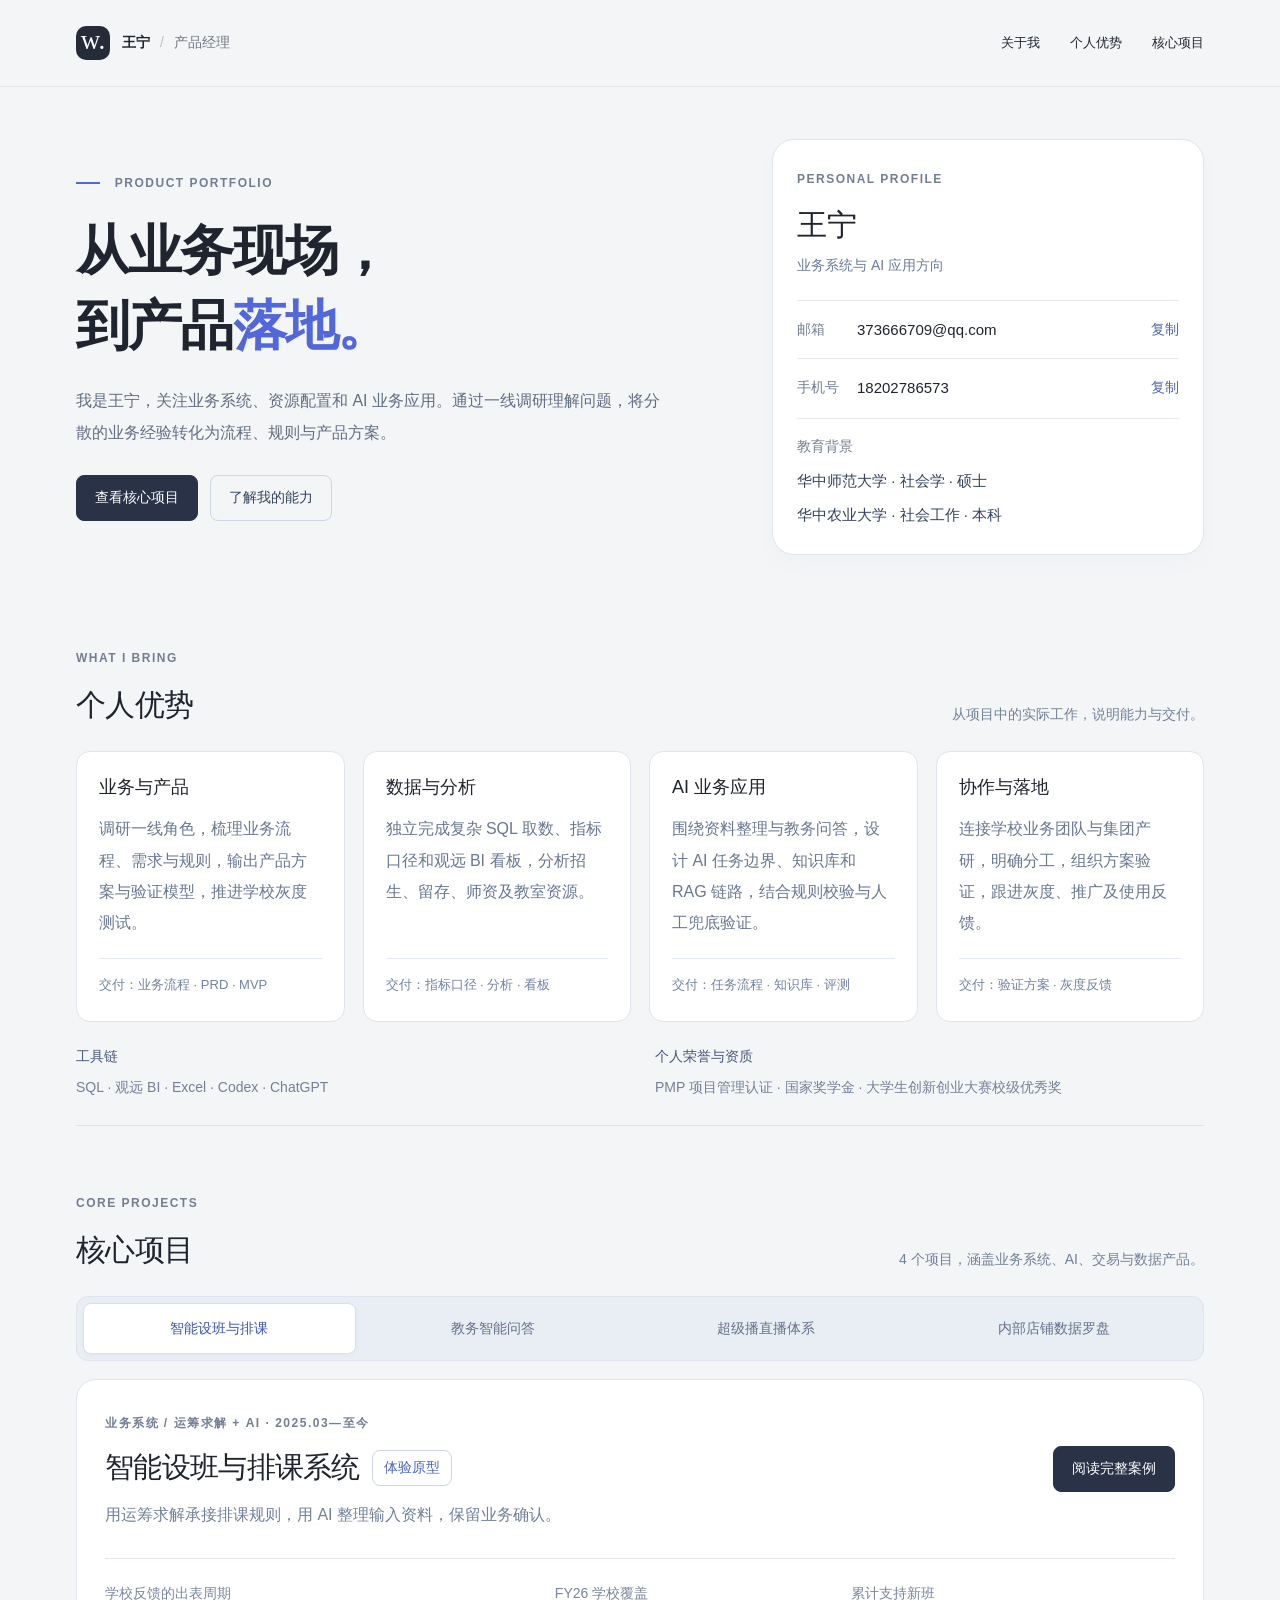
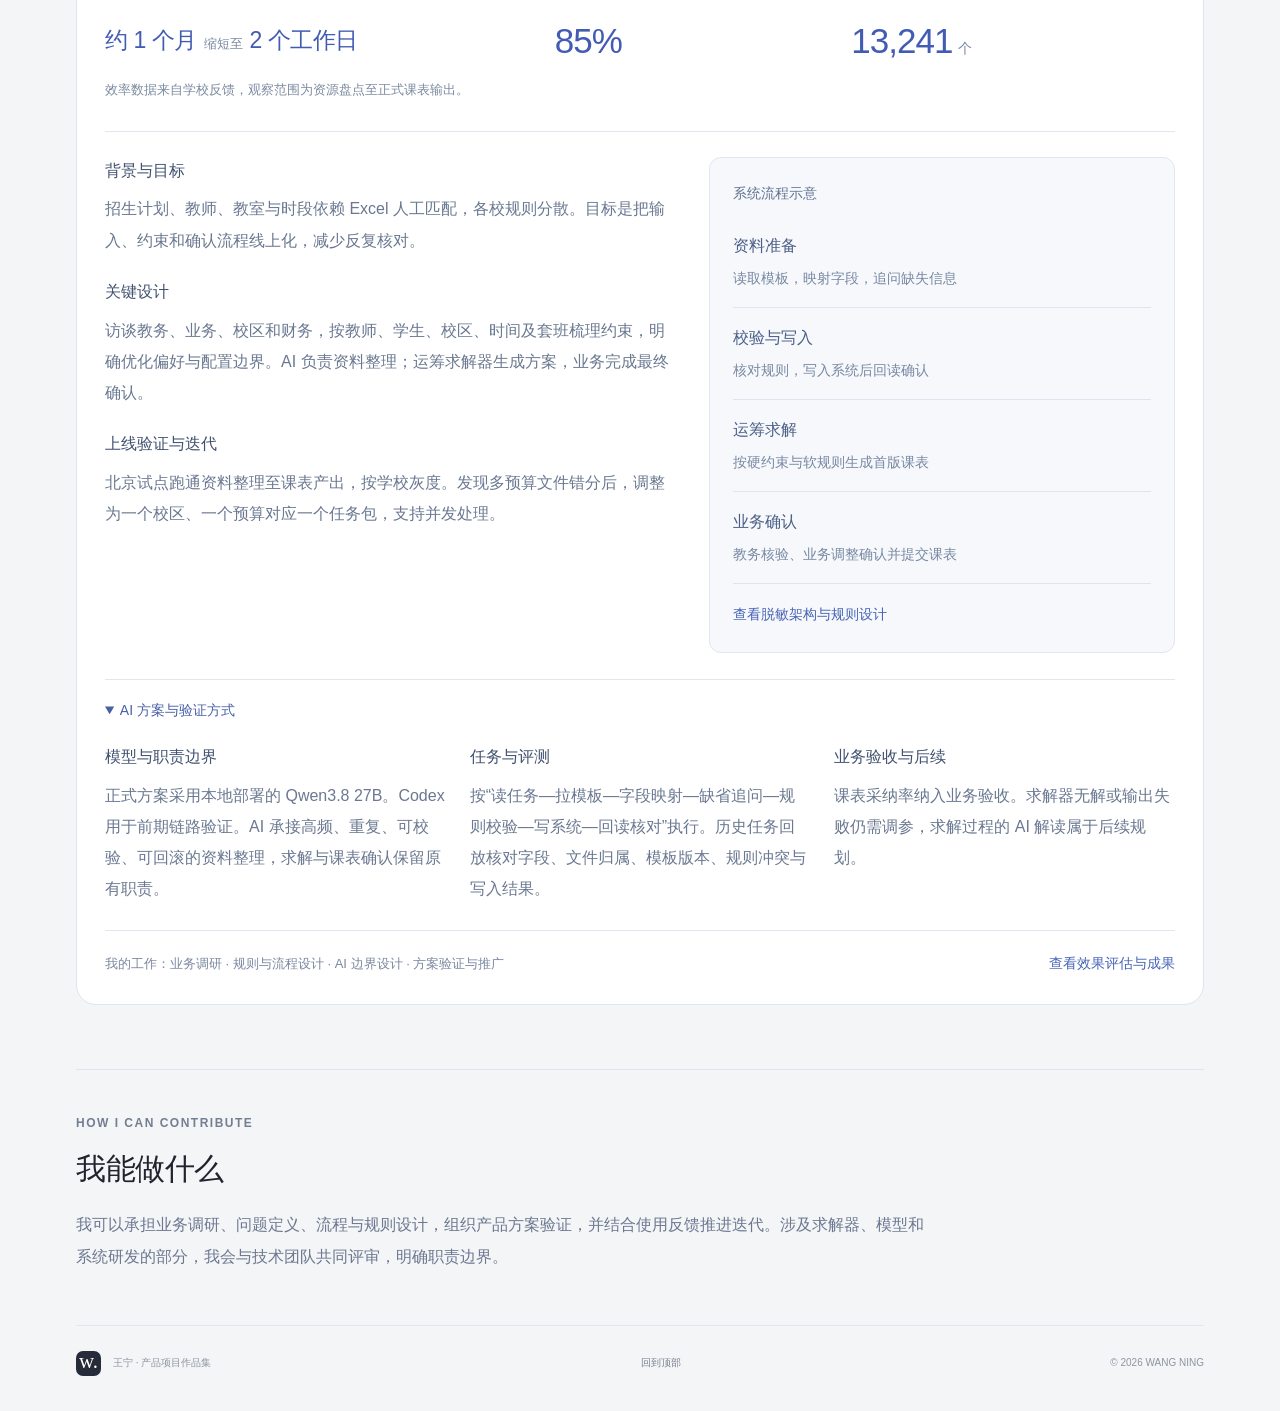
<file: index.html>
<!doctype html>
<html lang="zh-CN">
<head>
 <meta charset="UTF-8"><meta name="viewport" content="width=device-width,initial-scale=1">
 <title>王宁 · 产品经理作品集</title>
 <meta name="description" content="王宁的产品项目作品集，展示业务调研、规则抽象、数据分析、AI业务应用和产品落地过程。">
 <meta name="theme-color" content="#f4f5f7"><meta property="og:title" content="王宁 · 产品经理作品集"><meta property="og:description" content="从业务问题、产品设计到效果验证，了解我的项目与工作方式。">
 <link rel="icon" href="assets/favicon.svg" type="image/svg+xml"><link rel="stylesheet" href="assets/styles.css?v=20261126"><script src="assets/app.js" defer></script>
</head>
<body class="portfolio-home">
 <a class="skip-link" href="#main">跳到正文</a>
 <header class="site-header"><div class="header-inner"><a class="brand" href="index.html" aria-label="王宁作品集首页"><span class="brand-mark">w.</span><span>王宁<span class="brand-divider">/</span><span class="brand-job">产品经理</span></span></a><nav aria-label="主导航"><a href="#personal-info">关于我</a><a href="#approach">个人优势</a><a href="#work">核心项目</a></nav></div></header>
 <main id="main" class="home-main">
  <section class="home-intro" aria-labelledby="intro-title">
   <div class="hero-introduction">
    <div class="eyebrow"><span class="small-line"></span> PRODUCT PORTFOLIO</div>
    <h1 id="intro-title">从业务现场，<br>到产品<span class="accent">落地。</span></h1>
    <p class="hero-description">我是王宁，关注业务系统、资源配置和 AI 业务应用。通过一线调研理解问题，将分散的业务经验转化为流程、规则与产品方案。</p>
    <div class="hero-actions"><a class="home-button home-button-primary" href="#work">查看核心项目</a><a class="home-button" href="#approach">了解我的能力</a></div>
   </div>
   <aside id="personal-info" class="hero-profile" aria-labelledby="personal-title">
    <div class="hero-profile-header"><span class="eyebrow">PERSONAL PROFILE</span><h2 id="personal-title">王宁</h2><p>业务系统与 AI 应用方向</p></div>
    <dl class="personal-facts"><div><dt>邮箱</dt><dd><button class="contact-copy" type="button" data-copy="373666709@qq.com" data-copy-label="邮箱" aria-label="复制邮箱：373666709@qq.com"><span>373666709@qq.com</span><span class="contact-copy-state" aria-hidden="true">复制</span></button></dd></div><div><dt>手机号</dt><dd><button class="contact-copy" type="button" data-copy="18202786573" data-copy-label="手机号" aria-label="复制手机号：18202786573"><span>18202786573</span><span class="contact-copy-state" aria-hidden="true">复制</span></button></dd></div></dl>
    <section class="profile-education" aria-labelledby="education-title"><h3 id="education-title">教育背景</h3><p class="education-lines"><span>华中师范大学 · 社会学 · 硕士</span><span>华中农业大学 · 社会工作 · 本科</span></p></section>
   </aside>
  </section>
  <section id="approach" class="home-capabilities" aria-labelledby="approach-title">
   <div class="home-section-heading"><div><span class="eyebrow">WHAT I BRING</span><h2 id="approach-title">个人优势</h2></div><p>从项目中的实际工作，说明能力与交付。</p></div>
   <div class="capabilities-grid">
    <article><h3>业务与产品</h3><p>调研一线角色，梳理业务流程、需求与规则，输出产品方案与验证模型，推进学校灰度测试。</p><div>交付：业务流程 · PRD · MVP</div></article>
    <article><h3>数据与分析</h3><p>独立完成复杂 SQL 取数、指标口径和观远 BI 看板，分析招生、留存、师资及教室资源。</p><div>交付：指标口径 · 分析 · 看板</div></article>
    <article><h3>AI 业务应用</h3><p>围绕资料整理与教务问答，设计 AI 任务边界、知识库和 RAG 链路，结合规则校验与人工兜底验证。</p><div>交付：任务流程 · 知识库 · 评测</div></article>
    <article><h3>协作与落地</h3><p>连接学校业务团队与集团产研，明确分工，组织方案验证，跟进灰度、推广及使用反馈。</p><div>交付：验证方案 · 灰度反馈</div></article>
   </div>
   <div class="credentials"><div><h3>工具链</h3><p>SQL · 观远 BI · Excel · Codex · ChatGPT</p></div><div><h3>个人荣誉与资质</h3><p>PMP 项目管理认证 · 国家奖学金 · 大学生创新创业大赛校级优秀奖</p></div></div>
  </section>
  <section id="work" class="home-projects" aria-labelledby="work-title">
   <div class="home-section-heading"><div><span class="eyebrow">CORE PROJECTS</span><h2 id="work-title">核心项目</h2></div><p>4 个项目，涵盖业务系统、AI、交易与数据产品。</p></div>
   <div class="project-tabs" role="tablist" aria-label="选择核心项目">
    <button id="project-tab-smart-class" type="button" role="tab" aria-selected="true" aria-controls="project-panel-smart-class">智能设班与排课</button>
    <button id="project-tab-academic-assistant" type="button" role="tab" aria-selected="false" aria-controls="project-panel-academic-assistant" tabindex="-1">教务智能问答</button>
    <button id="project-tab-super-live" type="button" role="tab" aria-selected="false" aria-controls="project-panel-super-live" tabindex="-1">超级播直播体系</button>
    <button id="project-tab-data-compass" type="button" role="tab" aria-selected="false" aria-controls="project-panel-data-compass" tabindex="-1">内部店铺数据罗盘</button>
   </div>
   <article id="project-panel-smart-class" class="homepage-case" role="tabpanel" aria-labelledby="project-tab-smart-class" tabindex="0">
    <header class="homepage-case-header"><div><span class="eyebrow">业务系统 / 运筹求解 + AI · 2025.03—至今</span><div class="homepage-case-title"><h3>智能设班与排课系统</h3><a class="home-button prototype-link" href="prototype/#schedule" target="_blank" rel="noopener" aria-label="体验智能设班原型（在新标签页打开）">体验原型</a></div><p>用运筹求解承接排课规则，用 AI 整理输入资料，保留业务确认。</p></div><a class="home-button home-button-primary" href="smart-class.html">阅读完整案例</a></header>
    <dl class="homepage-results"><div><dt>学校反馈的出表周期</dt><dd class="time-result"><strong>约 1 个月</strong><span>缩短至</span><strong>2 个工作日</strong></dd></div><div><dt>FY26 学校覆盖</dt><dd>85%</dd></div><div><dt>累计支持新班</dt><dd>13,241<span>个</span></dd></div></dl>
    <p class="results-source">效率数据来自学校反馈，观察范围为资源盘点至正式课表输出。</p>
    <div class="case-overview">
     <div class="case-overview-copy"><section><h4>背景与目标</h4><p>招生计划、教师、教室与时段依赖 Excel 人工匹配，各校规则分散。目标是把输入、约束和确认流程线上化，减少反复核对。</p></section><section><h4>关键设计</h4><p>访谈教务、业务、校区和财务，按教师、学生、校区、时间及套班梳理约束，明确优化偏好与配置边界。AI 负责资料整理；运筹求解器生成方案，业务完成最终确认。</p></section><section><h4>上线验证与迭代</h4><p>北京试点跑通资料整理至课表产出，按学校灰度。发现多预算文件错分后，调整为一个校区、一个预算对应一个任务包，支持并发处理。</p></section></div>
     <figure class="case-process"><figcaption>系统流程示意</figcaption><ol><li><strong>资料准备</strong><span>读取模板，映射字段，追问缺失信息</span></li><li><strong>校验与写入</strong><span>核对规则，写入系统后回读确认</span></li><li><strong>运筹求解</strong><span>按硬约束与软规则生成首版课表</span></li><li><strong>业务确认</strong><span>教务核验、业务调整确认并提交课表</span></li></ol><a href="smart-class.html#architecture">查看脱敏架构与规则设计</a></figure>
    </div>
    <details class="case-notes" open><summary>AI 方案与验证方式</summary><div><section><h4>模型与职责边界</h4><p>正式方案采用本地部署的 Qwen3.8 27B。Codex 用于前期链路验证。AI 承接高频、重复、可校验、可回滚的资料整理，求解与课表确认保留原有职责。</p></section><section><h4>任务与评测</h4><p>按“读任务—拉模板—字段映射—缺省追问—规则校验—写系统—回读核对”执行。历史任务回放核对字段、文件归属、模板版本、规则冲突与写入结果。</p></section><section><h4>业务验收与后续</h4><p>课表采纳率纳入业务验收。求解器无解或输出失败仍需调参，求解过程的 AI 解读属于后续规划。</p></section></div></details>
    <footer class="homepage-case-footer"><p>我的工作：业务调研 · 规则与流程设计 · AI 边界设计 · 方案验证与推广</p><a href="smart-class.html#evaluation">查看效果评估与成果</a></footer>
   </article>
   <article id="project-panel-academic-assistant" class="homepage-case" role="tabpanel" aria-labelledby="project-tab-academic-assistant" tabindex="0" hidden>
    <header class="homepage-case-header"><div><span class="eyebrow">AI 业务应用 / RAG · 2026.04—至今</span><div class="homepage-case-title"><h3>教务智能问答助手</h3><a class="home-button prototype-link" href="prototype/#qa" target="_blank" rel="noopener" aria-label="体验教务智能问答原型（在新标签页打开）">体验原型</a></div><p>将分散的页面、流程与规则整理为可检索、可核对的答疑助手。</p></div><a class="home-button home-button-primary" href="academic-assistant.html">阅读完整案例</a></header>
    <dl class="homepage-results"><div><dt>覆盖学校</dt><dd>60<span>所</span></dd></div><div><dt>问答准确度</dt><dd>92%</dd></div><div><dt>已落地场景</dt><dd class="text-result">业务答疑</dd></div></dl>
    <div class="case-overview"><div class="case-overview-copy"><section><h4>背景与目标</h4><p>教务咨询重复，答案依赖页面、角色和规则上下文。以可信业务答疑为切口，低置信或越权问题保留澄清与人工兜底。</p></section><section><h4>关键设计</h4><p>通过页面实采和前后端代码核对规则，按流程、功能、规则与异常分类。设计 FAQ 直答、RAG 生成、工具调用与人工兜底路由，按意图和置信度分流。</p></section><section><h4>上线验证与迭代</h4><p>已支持基于知识库的业务答疑。用黄金集与 badcase 集回放，定位知识、切片、召回、生成及权限问题，修复后回归并灰度。</p></section></div><figure class="case-process knowledge-flow"><figcaption>知识问答助手方案流程</figcaption><a class="knowledge-flow-preview" href="assets/academic-assistant-flow.png?v=20261125-2" target="_blank" rel="noopener" aria-label="知识问答流程图预览，可上下滚动，点击查看完整图" title="可上下滚动，点击查看完整图"><img src="assets/academic-assistant-flow.png?v=20261125-2" alt="问题输入经预处理和语义验证，路由到 FAQ 直答、RAG 检索、工具任务或人工兜底；检索结果经过相关性门禁、上下文组装、生成及校验输出，工具任务支持审批与有界循环。" loading="lazy" decoding="async"></a><a href="assets/academic-assistant-flow.png?v=20261125-2" target="_blank" rel="noopener">查看完整流程图</a></figure></div>
    <details class="case-notes" open><summary>RAG 设计与上线范围</summary><div><section><h4>知识与检索设计</h4><p>按标题和规则条目切片，保持条件与例外完整。多路召回后粗排、精排，再做相关性门槛和上下文压缩；高置信 FAQ 使用缓存，控制生成调用与上下文成本。</p></section><section><h4>评测与问题归因</h4><p>关注召回、引用、拒答、越权和人工兜底。按知识缺失、切片、Query 改写、召回、重排、生成幻觉、意图路由及权限流程归因，修复后加入回归集。</p></section><section><h4>上线范围与后续</h4><p>当前落地场景为业务答疑；自然语言规则配置、失败诊断及方案调整属于后续 Agent 能力规划。</p></section></div></details>
    <footer class="homepage-case-footer"><p>我的工作：知识采编与规则核对 · 意图与路由设计 · RAG 方案 · 评测与灰度</p></footer>
   </article>
   <article id="project-panel-super-live" class="homepage-case" role="tabpanel" aria-labelledby="project-tab-super-live" tabindex="0" hidden>
    <header class="homepage-case-header"><div><span class="eyebrow">私域直播电商 / 前后台一体化 · 2021.04—2024.07</span><h3>超级播直播体系</h3><p>连接前台直播交易与后台商家运营，贯通商品、活动、订单和用户经营。</p></div></header>
    <dl class="homepage-results"><div><dt>加购率</dt><dd class="time-result"><strong>8%</strong><span>提升至</span><strong>11.3%</strong></dd></div><div><dt>项目覆盖商家</dt><dd>300+</dd></div><div><dt>项目直播场次</dt><dd>1,000+</dd></div></dl>
    <p class="results-source">加购率绝对提升 3.3 个百分点，为同一直播间 A/B 实验结果；商家与场次为项目规模。后台成果为管理、营销功能上线与指标口径落地。</p>
    <div class="case-overview"><div class="case-overview-copy"><section><h4>背景与目标</h4><p>消费医疗商家既需要提升直播成交，也需要统一管理商品、活动、订单与核销。围绕广告主侧 GMV，前台定位交易漏斗断点，后台承接交易与持续用户经营。</p></section><section><h4>关键设计</h4><p>前台：结合行为路径与搜索词定位 SKU 过载、搜索路径过长的问题，优化推荐排序与长尾搜索。后台：明确用户、商品、促销、订单和库存边界，串联活动配置、订单核销、优惠券、消息触达与分层召回。</p></section><section><h4>上线验证与迭代</h4><p>前台通过同一直播间单变量 A/B 验证加购率，护栏关注支付成功率和退款率。后台管理与营销功能已上线，支撑活动配置、订单跟进及核销，以券、订单核销和召回转化等口径验收运营。</p></section></div><figure class="case-process knowledge-flow">
     <figcaption>前后台业务流程示意</figcaption>
     <a class="knowledge-flow-preview" href="assets/super-live-flow.png" target="_blank" rel="noopener" title="可上下滚动，点击查看完整图">
      <img src="assets/super-live-flow.png" width="1122" height="1402" alt="超级播直播交易流程。浏览商品后可直接购买或进入详情页后购买，再下单并支付。待核销订单由商家核销。申请退款后，挽退成功返回待核销，失败则进入退款中，随后完成退款。" loading="lazy" decoding="async">
     </a>
     <a href="assets/super-live-flow.png" target="_blank" rel="noopener">查看完整流程图</a>
    </figure></div>
    <details class="case-notes" open><summary>前后台设计与实验验证</summary><div><section><h4>前台转化与实验</h4><p>按缺口幅度和可控性优先修复加购。同一直播间约 1,000 人/组运行一周，检查样本均衡与埋点一致性；复盘中 p 值约为 0.012。</p></section><section><h4>后台流程与运营</h4><p>明确商品创建、活动配置、订单和核销的状态流转，以及优惠券领取、核销、过期等状态；配合权限审计、交易对账、消息触达和召回，支撑分层运营。</p></section><section><h4>指标与验收</h4><p>前台统一曝光、加购、下单、支付与退款口径，通过 SQL 和观远 BI 监控。后台按活动、商家、时间维度统计券领取、券核销、订单核销、召回及分层用户转化。</p></section></div></details>
    <footer class="homepage-case-footer"><p>我的工作：交易漏斗与归因 · 推荐与搜索 · A/B 实验 · 后台流程与分层运营</p></footer>
   </article>
   <article id="project-panel-data-compass" class="homepage-case" role="tabpanel" aria-labelledby="project-tab-data-compass" tabindex="0" hidden>
    <header class="homepage-case-header"><div><span class="eyebrow">数据产品 / 指标体系 · 2019.07—2021.03</span><h3>内部店铺数据罗盘</h3><p>统一商品指标和分析视图，让选品能横向比较、定位短板。</p></div></header>
    <dl class="homepage-results"><div><dt>已建成分析视图</dt><dd>3<span>类</span></dd></div><div><dt>已统一核心口径</dt><dd>5<span>项</span></dd></div><div><dt>支持运营决策</dt><dd class="text-result">商品比较与筛选</dd></div></dl>
    <p class="results-source">三类视图：流量转化、价格与毛利、动销与库存。五项核心口径：点击率、支付转化率、毛利率、动销率、库存周转。</p>
    <div class="case-overview"><div class="case-overview-copy"><section><h4>背景与目标</h4><p>单看销量或成交额，难以区分流量、转化、利润与库存问题。目标是统一分析视图与指标口径，帮助运营比较商品并筛选候选品。</p></section><section><h4>关键设计</h4><p>从曝光、点击、下单、支付、销售额、成本和库存等原子指标出发，定义衍生指标的分子分母、周期和商品维度，支持按类目、店铺、商品下钻。</p></section><section><h4>上线验证与迭代</h4><p>已交付三类分析视图和五项核心口径。校验 UV 去重、非负性及库存快照一致性；选品采纳率和商品转化变化作为后续业务验收方向。</p></section></div><figure class="case-process"><figcaption>数据产品流程示意</figcaption><ol><li><strong>原子指标</strong><span>统一流量、交易、成本与库存数据</span></li><li><strong>口径定义</strong><span>固定维度、周期、分子与分母</span></li><li><strong>质量校验</strong><span>检查 UV 去重与库存快照一致性</span></li><li><strong>商品决策</strong><span>横向比较、定位短板、筛选候选商品</span></li></ol></figure></div>
    <details class="case-notes" open><summary>指标体系与数据质量</summary><div><section><h4>指标体系</h4><p>流量转化关注点击、下单与支付；价格与毛利关注毛利率和毛利额；动销与库存关注动销率及库存周转天数，形成统一商品分析视图。</p></section><section><h4>数据质量</h4><p>固定数据源、更新频率和商品维度，校验 UV 去重、分子分母非负、库存快照一致，保证不同视图采用同一套统计口径。</p></section><section><h4>落地与验收</h4><p>以分析视图、口径文档和商品比较筛选流程为主要交付，支持运营选品；选品采纳率与商品转化提升属于后续效果验证。</p></section></div></details>
    <footer class="homepage-case-footer"><p>我的工作：指标拆解 · 口径定义 · 数据质量 · 商品分析与筛选流程</p></footer>
   </article>
  </section>
  <section id="about" class="home-contact" aria-labelledby="about-title"><div><span class="eyebrow">HOW I CAN CONTRIBUTE</span><h2 id="about-title">我能做什么</h2><p>我可以承担业务调研、问题定义、流程与规则设计，组织产品方案验证，并结合使用反馈推进迭代。涉及求解器、模型和系统研发的部分，我会与技术团队共同评审，明确职责边界。</p></div></section>
  <p id="contact-copy-status" class="copy-status" role="status" aria-live="polite"></p>
 </main>
 <footer class="site-footer"><div><span class="brand-mark">w.</span><span>王宁 · 产品项目作品集</span></div><a href="#main">回到顶部</a><span>© 2026 WANG NING</span></footer>
</body>
</html>
</file>
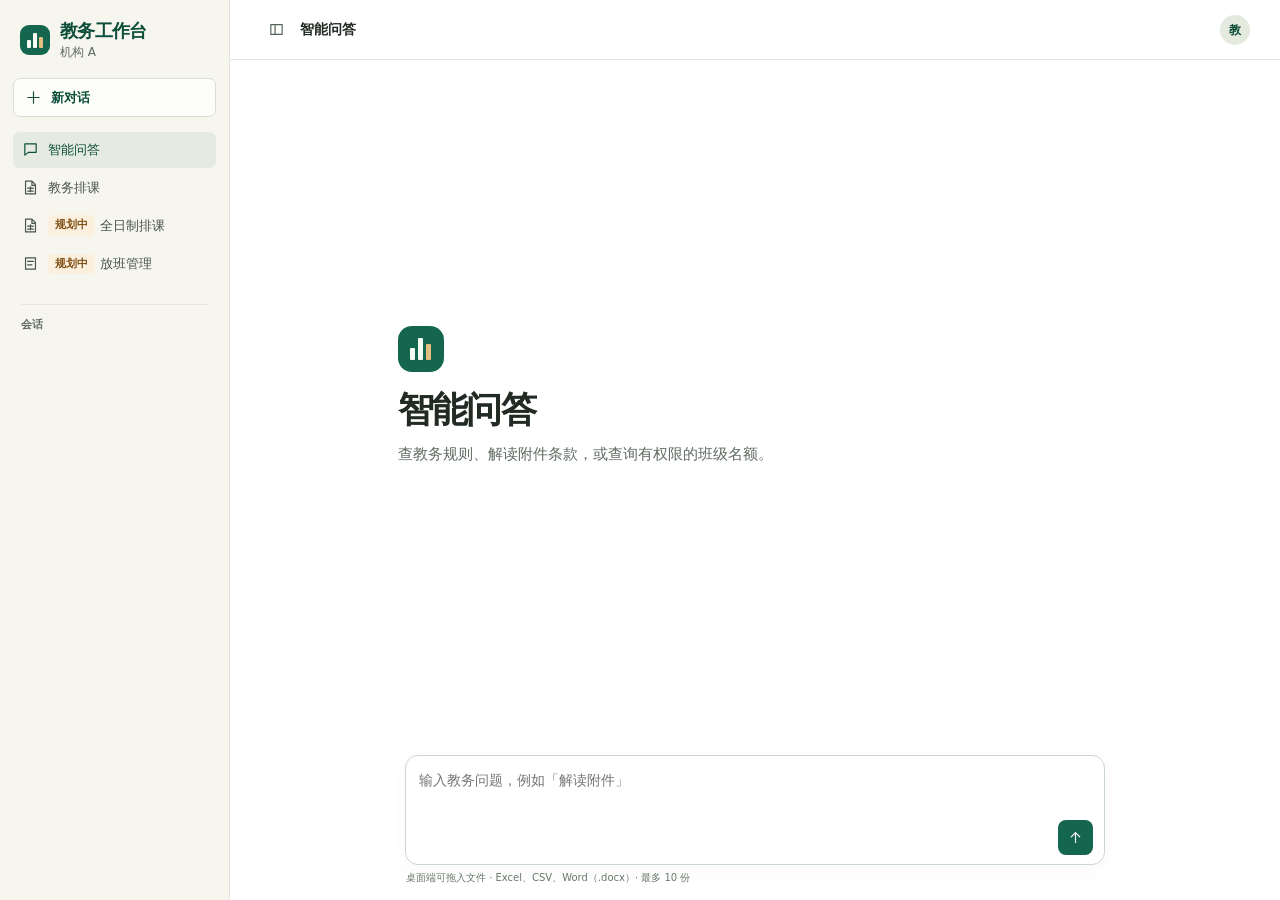
<file: prototype/index.html>
<!doctype html>
<html lang="zh-CN">
<head>
  <meta charset="utf-8">
  <meta name="viewport" content="width=device-width,initial-scale=1">
  <meta name="theme-color" content="#f7f6f0">
  <meta name="description" content="在同一个教务工作区查规则、核对设班资料和查看导入结果。">
  <title>教务工作台</title>
  <link rel="stylesheet" href="styles.css?v=setup-upload-1124">
</head>
<body>
<div class="app" id="app">
  <aside id="sidebar" aria-label="工作台导航">
    <a class="brand" href="#qa" data-act="home">
      <span class="brandmark" aria-hidden="true"><i></i><i></i><i></i></span>
      <span class="brand-label"><span>教务工作台</span><small>机构 A</small></span>
    </a>
    <button id="sidebar-create" class="new-chat" type="button" data-act="new-chat"><i data-ico="plus"></i>新对话</button>
    <nav id="nav" aria-label="教务工具"></nav>
    <div id="sidebar-list-title" class="side-title">会话</div>
    <div id="sessions" role="region" aria-labelledby="sidebar-list-title"></div>
  </aside>
  <div class="body">
    <header class="top">
      <div class="breadcrumbs">
        <button class="icon sidebar-toggle" data-act="menu" aria-label="切换工作台侧栏"><i data-ico="sidebar"></i></button>
        <b id="crumb">新对话</b>
      </div>
      <div class="top-actions">
        <button id="workspace-toggle" class="btn quiet" data-act="workspace" aria-controls="workspace" aria-expanded="false" hidden><i data-ico="pane"></i><span>工作区</span></button>
        <span class="avatar" title="当前账号 · 教务管理员" aria-label="当前账号 · 教务管理员">教</span>
      </div>
    </header>
    <div class="deck" id="deck">
      <main id="view" tabindex="-1"><p class="loading" role="status">正在读取工作台…</p></main>
      <div id="course-planner-view" hidden></div>
      <section id="workspace" aria-labelledby="workspace-title" hidden>
        <header class="workspace-head">
          <div class="grow"><span id="workspace-meta" class="meta"></span><h2 id="workspace-title">工作区</h2></div>
          <button class="icon expand-pane" data-act="expand-workspace" aria-label="扩展工作区"><i data-ico="expand"></i></button>
          <button class="icon" data-act="close-workspace" aria-label="收起工作区"><i data-ico="x"></i></button>
        </header>
        <nav id="workspace-tabs" aria-label="设班核对步骤" hidden></nav>
        <div id="workspace-scroll"><div id="workspace-alert" class="alert" role="alert" hidden></div><div id="workspace-body"></div></div>
        <footer id="workspace-foot" hidden></footer>
      </section>
    </div>
  </div>
</div>
<div id="session-menu" class="session-menu" hidden>
  <button type="button" data-act="delete-chat"><i data-ico="trash"></i>删除会话</button>
</div>
<dialog id="panel" aria-labelledby="panel-title">
  <div class="dialog-head">
    <div><div id="panel-meta" class="sub"></div><h2 id="panel-title"></h2></div>
    <button class="icon" data-act="close" aria-label="关闭窗口"><i data-ico="x"></i></button>
  </div>
  <div id="panel-body"></div>
  <div id="panel-foot"></div>
</dialog>
<div id="toast" role="status" hidden></div>
<script src="vendor/xlsx.full.min.js"></script>
<script src="vendor/fflate.min.js"></script>
<script src="workflow-core.js?v=product-review-1118"></script>
<script src="import-core.js?v=multi-excel-1120"></script>
<script src="task-engine.js?v=task-controls-1123"></script>
<script src="records.js?v=setup-task-start-1123"></script>
<script src="intent.js?v=setup-upload-1124"></script>
<script src="semantics.js?v=semantic-input-1119"></script>
<script src="attachment-rules.js?v=qa-file-citations-1120"></script>
<script src="seat-lookup.js?v=qa-file-citations-1120"></script>
<script src="knowledge-engine.js?v=setup-upload-1124"></script>
<script src="ui.js?v=prep-ready-1124"></script>
<script src="fulltime-tasks.js?v=task-controls-1123"></script>
<script src="prototypes.js?v=task-controls-1123"></script>
<script src="task-view.js?v=prep-ready-1124"></script>
<script src="services.js?v=workbench-navigation-1123"></script>
<script src="app.js?v=prep-ready-1124"></script>
</body>
</html>
</file>
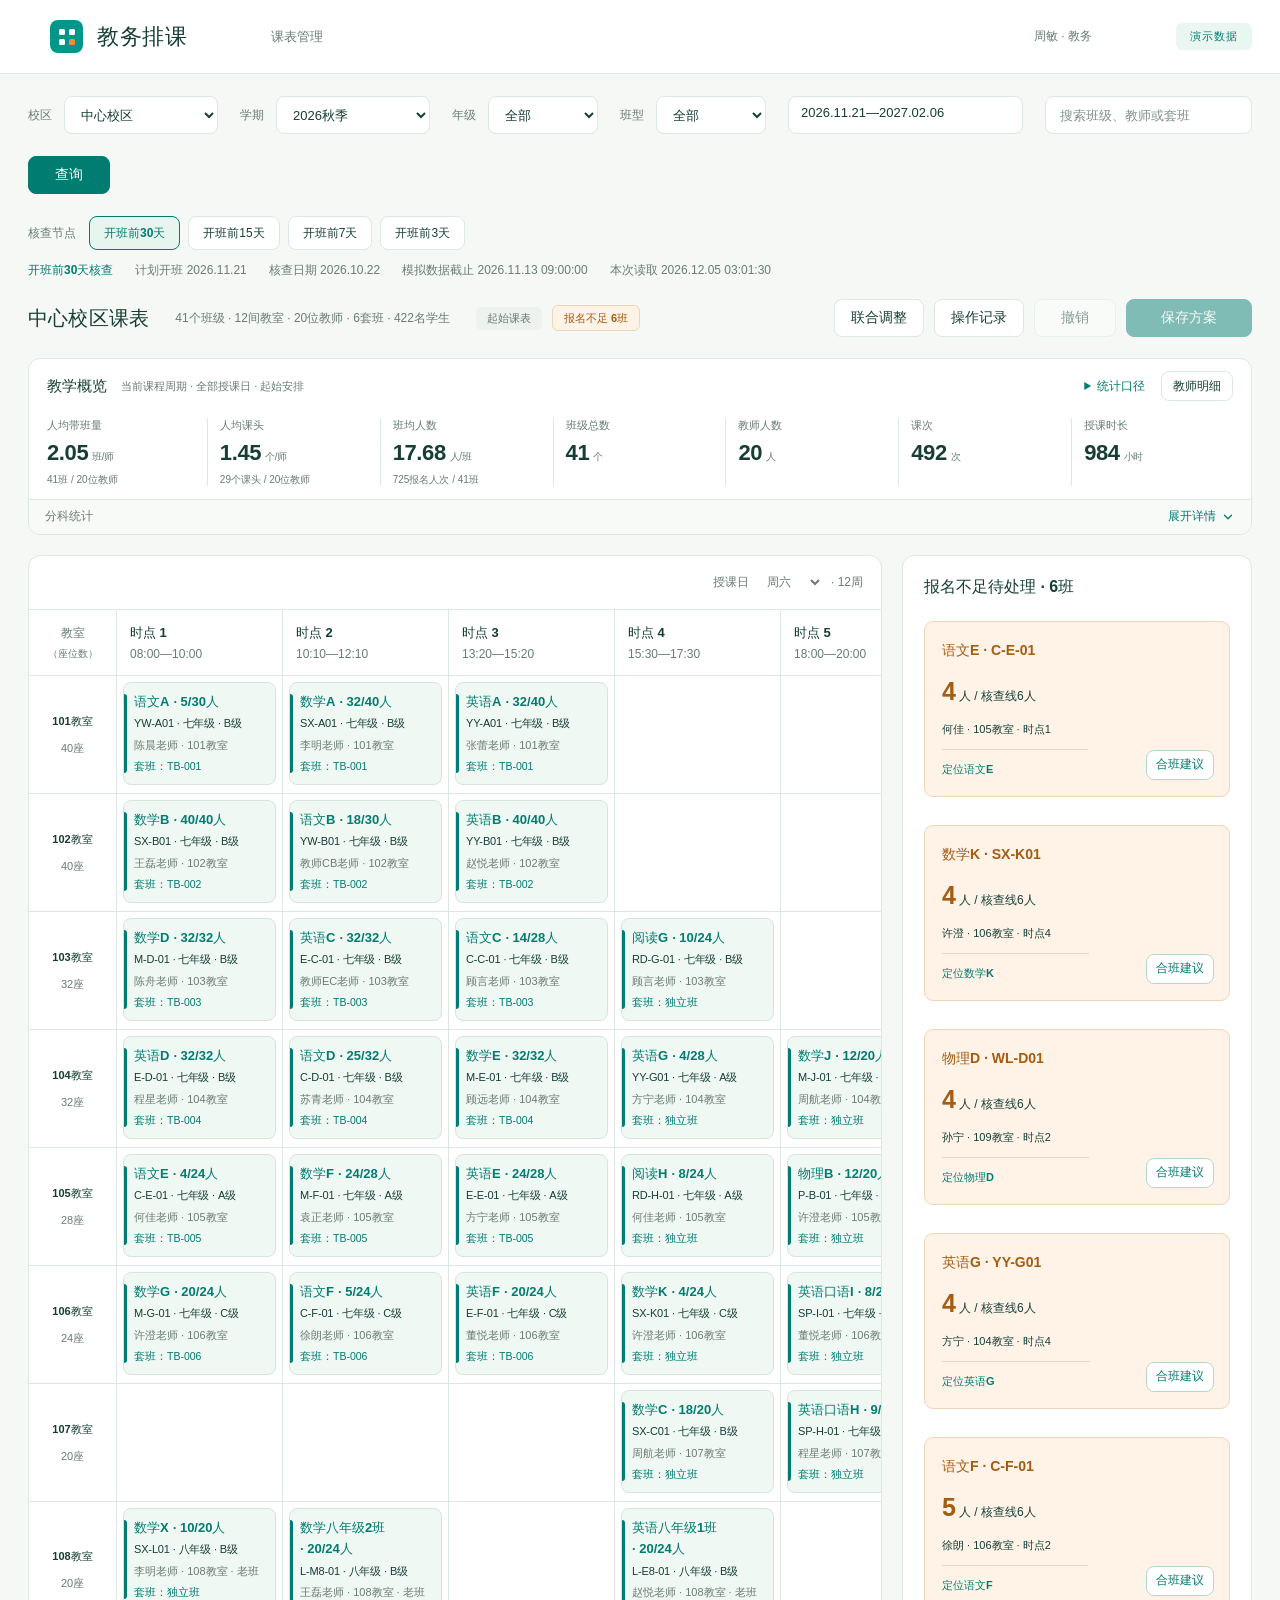
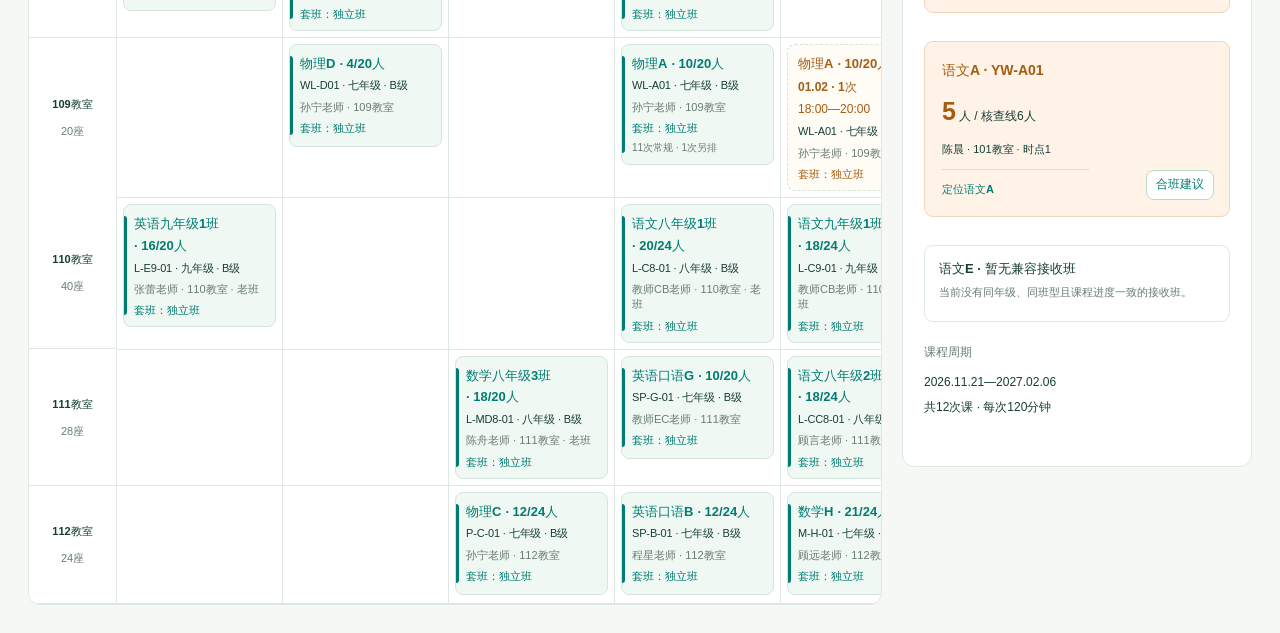
<file: prototype/prototypes/course-planner/index.html>
<!doctype html>
<html lang="zh-CN">
<head>
  <meta charset="UTF-8">
  <meta name="viewport" content="width=device-width, initial-scale=1">
  <meta name="description" content="校区课表，支持开班前四节点核查、所有科目调时、合班联动试排、完整课次冲突核查与保存。">
  <meta name="theme-color" content="#007c71">
  <title>教务排课 · 套班联动工作台</title>
  <link rel="icon" href="data:image/svg+xml,%3Csvg xmlns='http://www.w3.org/2000/svg' viewBox='0 0 40 40'%3E%3Crect width='40' height='40' rx='10' fill='%2300978a'/%3E%3Cpath d='M10 10h7v7h-7zm13 0h7v7h-7zm-13 13h7v7h-7z' fill='white'/%3E%3Cpath d='M23 23h7v7h-7z' fill='%23f48d30'/%3E%3C/svg%3E">
  <link rel="preload" href="./demo-data.json" as="fetch" crossorigin>
  <link rel="modulepreload" href="./domain.js">
  <link rel="modulepreload" href="./workspace.js">
  <link rel="modulepreload" href="./planner.js">
  <link rel="modulepreload" href="./recommendations.js">
  <link rel="modulepreload" href="./stats-ui.js">
  <link rel="modulepreload" href="./review-ui.js">
  <link rel="modulepreload" href="./conflict-view.js">
  <link rel="modulepreload" href="./campus-search.js">
  <link rel="modulepreload" href="./teaching-stats.js">
  <link rel="stylesheet" href="./styles.css">
  <style>
    .site-header { position: sticky; top: 0; z-index: 8; padding-inline-start: 50px; }
  </style>
  <script type="module" src="./app.js?v=planner-load-1123"></script>
</head>
<body>
  <header class="site-header">
    <a class="brand" href="./" aria-label="教务排课首页"><span class="brand-mark" aria-hidden="true"><i></i><i></i><i></i><i></i></span><strong>教务排课</strong></a>
    <span class="header-section">课表管理</span>
    <span id="current-operator" class="current-operator" aria-label="当前演示操作人"></span>
    <span class="environment-badge">演示数据</span>
  </header>
  <main id="app" class="app-shell" aria-busy="true"><div class="initial-loading"><span class="spinner"></span>正在读取课表</div></main>
  <div id="overlay-root"></div>
  <div id="toast" class="toast" role="status" aria-live="polite"></div>
  <div id="drag-hint" class="drag-hint" role="status"></div>
  <noscript><p class="noscript">请启用 JavaScript 以使用课表试排。</p></noscript>
</body>
</html>
</file>
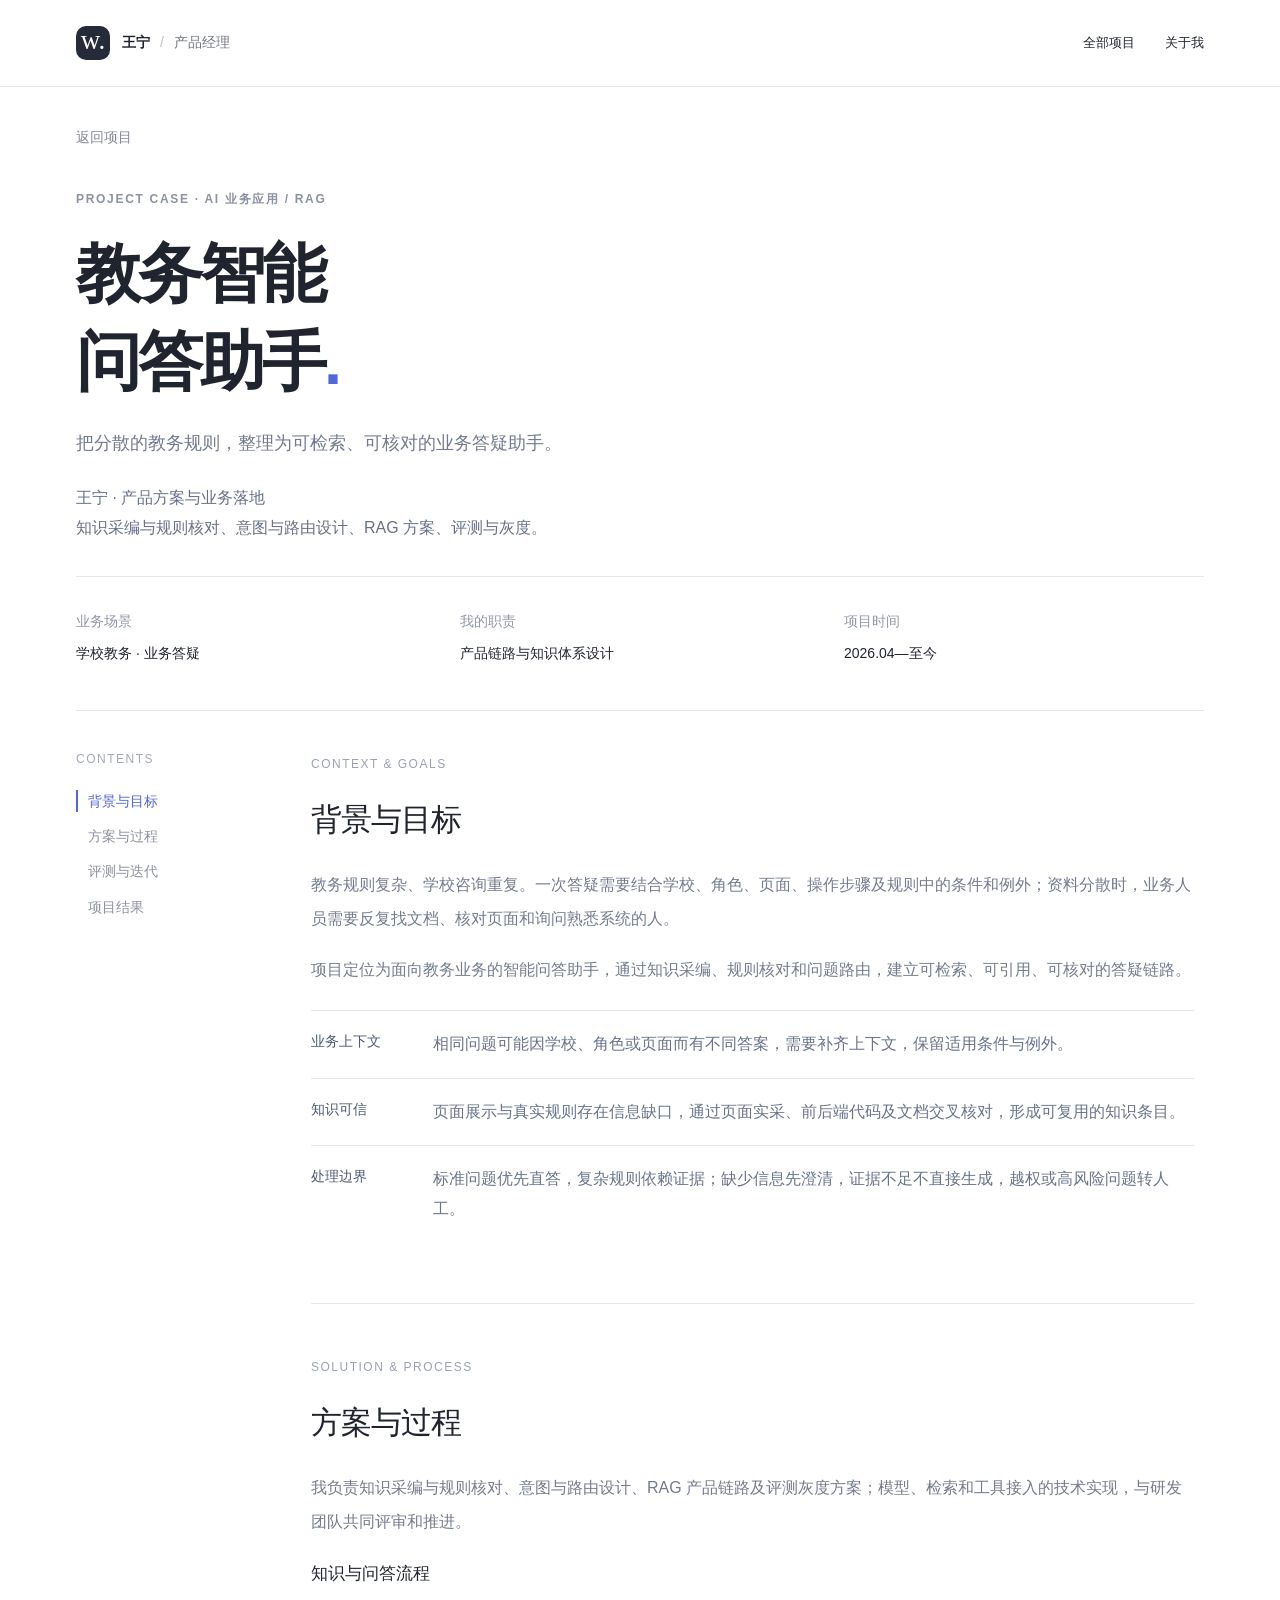
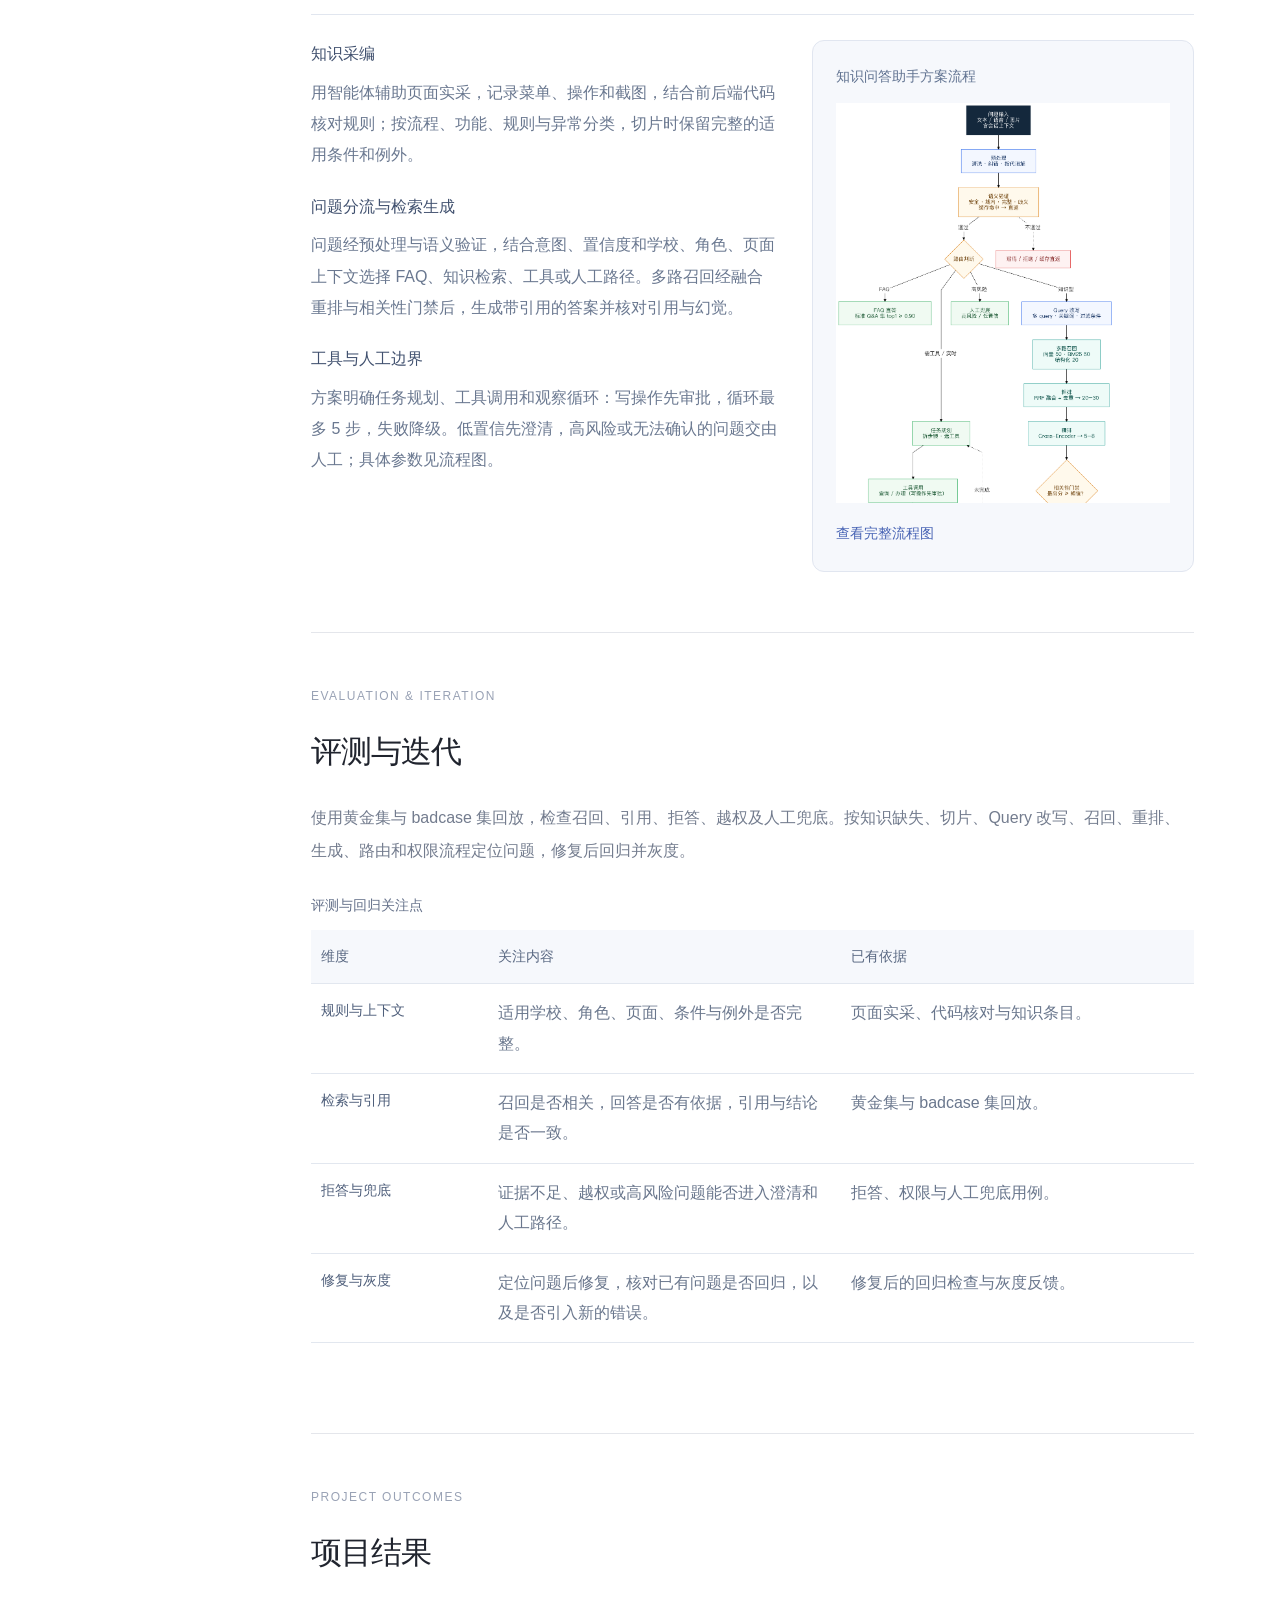
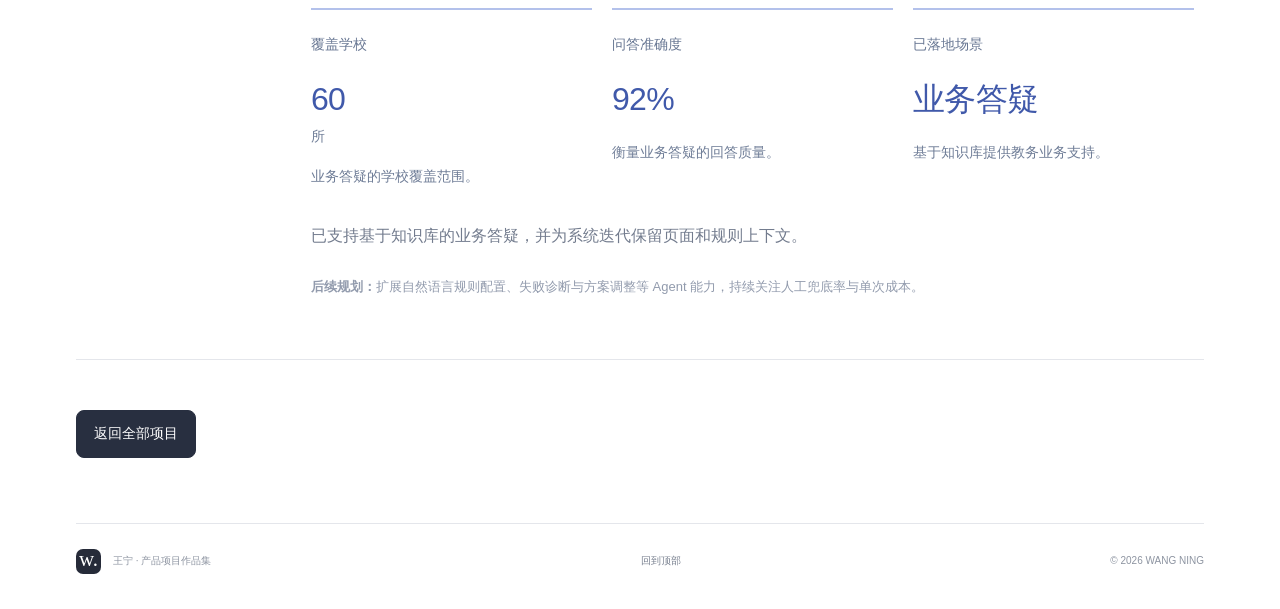
<file: academic-assistant.html>
<!doctype html>
<html lang="zh-CN">
<head>
 <meta charset="UTF-8"><meta name="viewport" content="width=device-width,initial-scale=1">
 <title>教务智能问答助手 · 王宁作品集</title>
 <meta name="description" content="从教务知识采编、意图路由到 RAG 检索与评测，了解教务智能问答助手的项目背景、产品过程和落地结果。">
 <meta name="theme-color" content="#ffffff"><link rel="icon" href="assets/favicon.svg" type="image/svg+xml"><link rel="stylesheet" href="assets/styles.css"><script src="assets/app.js" defer></script>
</head>
<body class="case-page qa-case">
 <a class="skip-link" href="#main">跳到正文</a><div class="reading-progress" aria-hidden="true"></div>
 <header class="site-header"><div class="header-inner"><a class="brand" href="index.html" aria-label="王宁作品集首页"><span class="brand-mark">w.</span><span>王宁<span class="brand-divider">/</span><span class="brand-job">产品经理</span></span></a><nav aria-label="主导航"><a href="index.html#work">全部项目</a><a href="index.html#personal-info">关于我</a></nav></div></header>
 <main id="main" class="case-main">
  <a href="index.html#work" class="back-link">返回项目</a>
  <section class="case-hero"><div class="eyebrow">PROJECT CASE · AI 业务应用 / RAG</div><h1>教务智能<br>问答助手<span class="title-dot">.</span></h1><p class="case-deck">把分散的教务规则，整理为可检索、可核对的业务答疑助手。</p><p class="case-persona">王宁 · 产品方案与业务落地<br>知识采编与规则核对、意图与路由设计、RAG 方案、评测与灰度。</p><dl class="case-facts"><div><dt>业务场景</dt><dd>学校教务 · 业务答疑</dd></div><div><dt>我的职责</dt><dd>产品链路与知识体系设计</dd></div><div><dt>项目时间</dt><dd>2026.04—至今</dd></div></dl></section>
  <div class="case-layout">
   <aside class="case-index" aria-label="案例目录"><span>CONTENTS</span><nav><a href="#context" class="active">背景与目标</a><a href="#process">方案与过程</a><a href="#validation">评测与迭代</a><a href="#results">项目结果</a></nav></aside>
   <div class="case-content">
    <section id="context" class="case-section"><span class="section-number">CONTEXT &amp; GOALS</span><h2>背景与目标</h2><p>教务规则复杂、学校咨询重复。一次答疑需要结合学校、角色、页面、操作步骤及规则中的条件和例外；资料分散时，业务人员需要反复找文档、核对页面和询问熟悉系统的人。</p><p id="goals">项目定位为面向教务业务的智能问答助手，通过知识采编、规则核对和问题路由，建立可检索、可引用、可核对的答疑链路。</p><dl id="pain-points" class="project-brief"><div><dt>业务上下文</dt><dd>相同问题可能因学校、角色或页面而有不同答案，需要补齐上下文，保留适用条件与例外。</dd></div><div><dt>知识可信</dt><dd>页面展示与真实规则存在信息缺口，通过页面实采、前后端代码及文档交叉核对，形成可复用的知识条目。</dd></div><div><dt>处理边界</dt><dd>标准问题优先直答，复杂规则依赖证据；缺少信息先澄清，证据不足不直接生成，越权或高风险问题转人工。</dd></div></dl></section>
    <section id="process" class="case-section"><span class="section-number">SOLUTION &amp; PROCESS</span><h2>方案与过程</h2><p>我负责知识采编与规则核对、意图与路由设计、RAG 产品链路及评测灰度方案；模型、检索和工具接入的技术实现，与研发团队共同评审和推进。</p><h3 id="architecture" class="outcome-title">知识与问答流程</h3><div class="case-overview"><div class="case-overview-copy"><section><h4>知识采编</h4><p>用智能体辅助页面实采，记录菜单、操作和截图，结合前后端代码核对规则；按流程、功能、规则与异常分类，切片时保留完整的适用条件和例外。</p></section><section><h4>问题分流与检索生成</h4><p>问题经预处理与语义验证，结合意图、置信度和学校、角色、页面上下文选择 FAQ、知识检索、工具或人工路径。多路召回经融合重排与相关性门禁后，生成带引用的答案并核对引用与幻觉。</p></section><section><h4>工具与人工边界</h4><p>方案明确任务规划、工具调用和观察循环：写操作先审批，循环最多 5 步，失败降级。低置信先澄清，高风险或无法确认的问题交由人工；具体参数见流程图。</p></section></div><figure class="case-process knowledge-flow"><figcaption>知识问答助手方案流程</figcaption><a class="knowledge-flow-preview" href="assets/academic-assistant-flow.png?v=20261125-2" target="_blank" rel="noopener" aria-label="知识问答流程图预览，可上下滚动，点击查看完整图" title="可上下滚动，点击查看完整图"><img src="assets/academic-assistant-flow.png?v=20261125-2" alt="问题经过预处理和语义验证，路由到 FAQ、RAG、工具任务或人工兜底；RAG 通过召回、重排和相关性门禁后生成带引用的回答，工具任务保留审批和有界循环。" loading="lazy" decoding="async"></a><a href="assets/academic-assistant-flow.png?v=20261125-2" target="_blank" rel="noopener">查看完整流程图</a></figure></div></section>
    <section id="validation" class="case-section"><span class="section-number">EVALUATION & ITERATION</span><h2>评测与迭代</h2><p>使用黄金集与 badcase 集回放，检查召回、引用、拒答、越权及人工兜底。按知识缺失、切片、Query 改写、召回、重排、生成、路由和权限流程定位问题，修复后回归并灰度。</p><div class="evaluation-table"><table><caption>评测与回归关注点</caption><thead><tr><th scope="col">维度</th><th scope="col">关注内容</th><th scope="col">已有依据</th></tr></thead><tbody><tr><th scope="row">规则与上下文</th><td>适用学校、角色、页面、条件与例外是否完整。</td><td>页面实采、代码核对与知识条目。</td></tr><tr><th scope="row">检索与引用</th><td>召回是否相关，回答是否有依据，引用与结论是否一致。</td><td>黄金集与 badcase 集回放。</td></tr><tr><th scope="row">拒答与兜底</th><td>证据不足、越权或高风险问题能否进入澄清和人工路径。</td><td>拒答、权限与人工兜底用例。</td></tr><tr><th scope="row">修复与灰度</th><td>定位问题后修复，核对已有问题是否回归，以及是否引入新的错误。</td><td>修复后的回归检查与灰度反馈。</td></tr></tbody></table></div></section>
    <section id="results" class="case-section"><span class="section-number">PROJECT OUTCOMES</span><h2>项目结果</h2><div class="results-grid"><div><span>覆盖学校</span><strong>60<span>所</span></strong><p>业务答疑的学校覆盖范围。</p></div><div><span>问答准确度</span><strong>92%</strong><p>衡量业务答疑的回答质量。</p></div><div><span>已落地场景</span><strong>业务答疑</strong><p>基于知识库提供教务业务支持。</p></div></div><p>已支持基于知识库的业务答疑，并为系统迭代保留页面和规则上下文。</p><p class="scope-note"><strong>后续规划：</strong>扩展自然语言规则配置、失败诊断与方案调整等 Agent 能力，持续关注人工兜底率与单次成本。</p></section>
   </div>
  </div>
  <div class="case-end"><a class="button button-dark" href="index.html#work">返回全部项目</a></div>
 </main>
 <footer class="site-footer"><div><span class="brand-mark">w.</span><span>王宁 · 产品项目作品集</span></div><a href="#main">回到顶部</a><span>© 2026 WANG NING</span></footer>
</body>
</html>
</file>
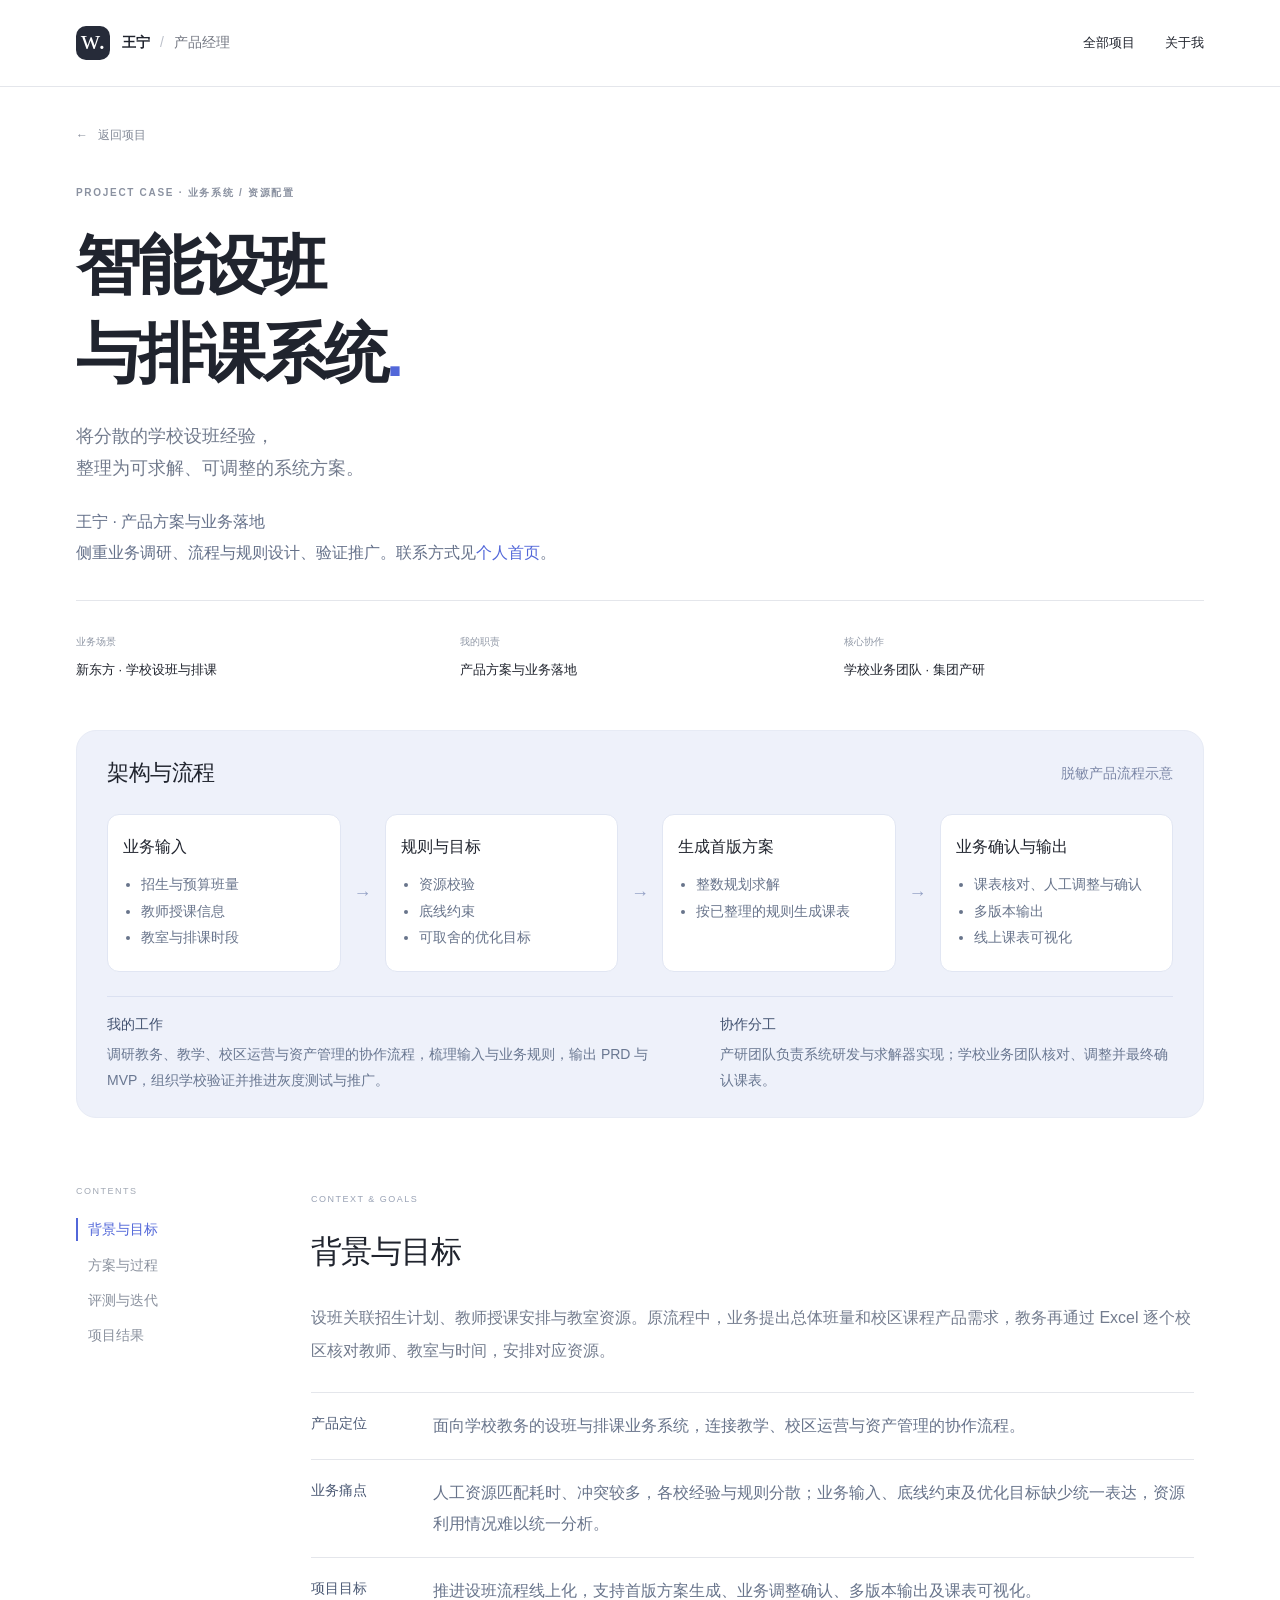
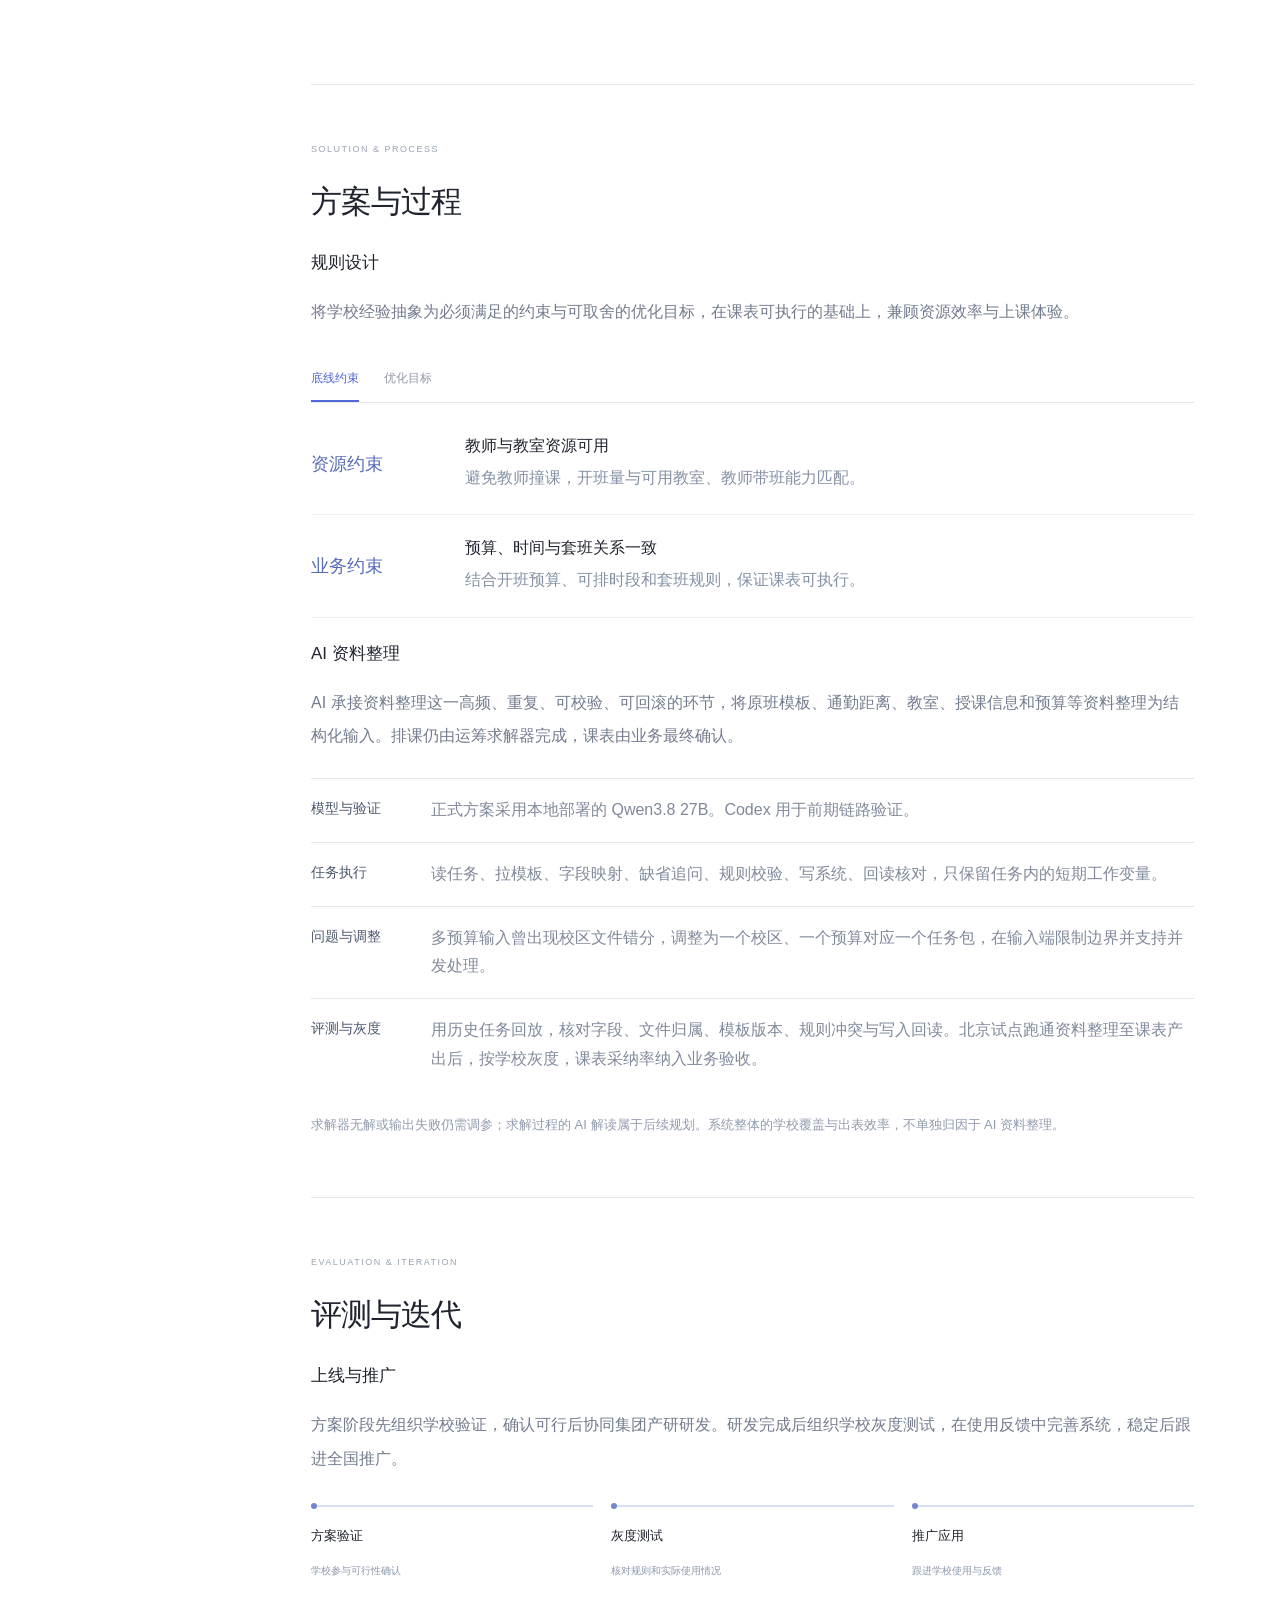
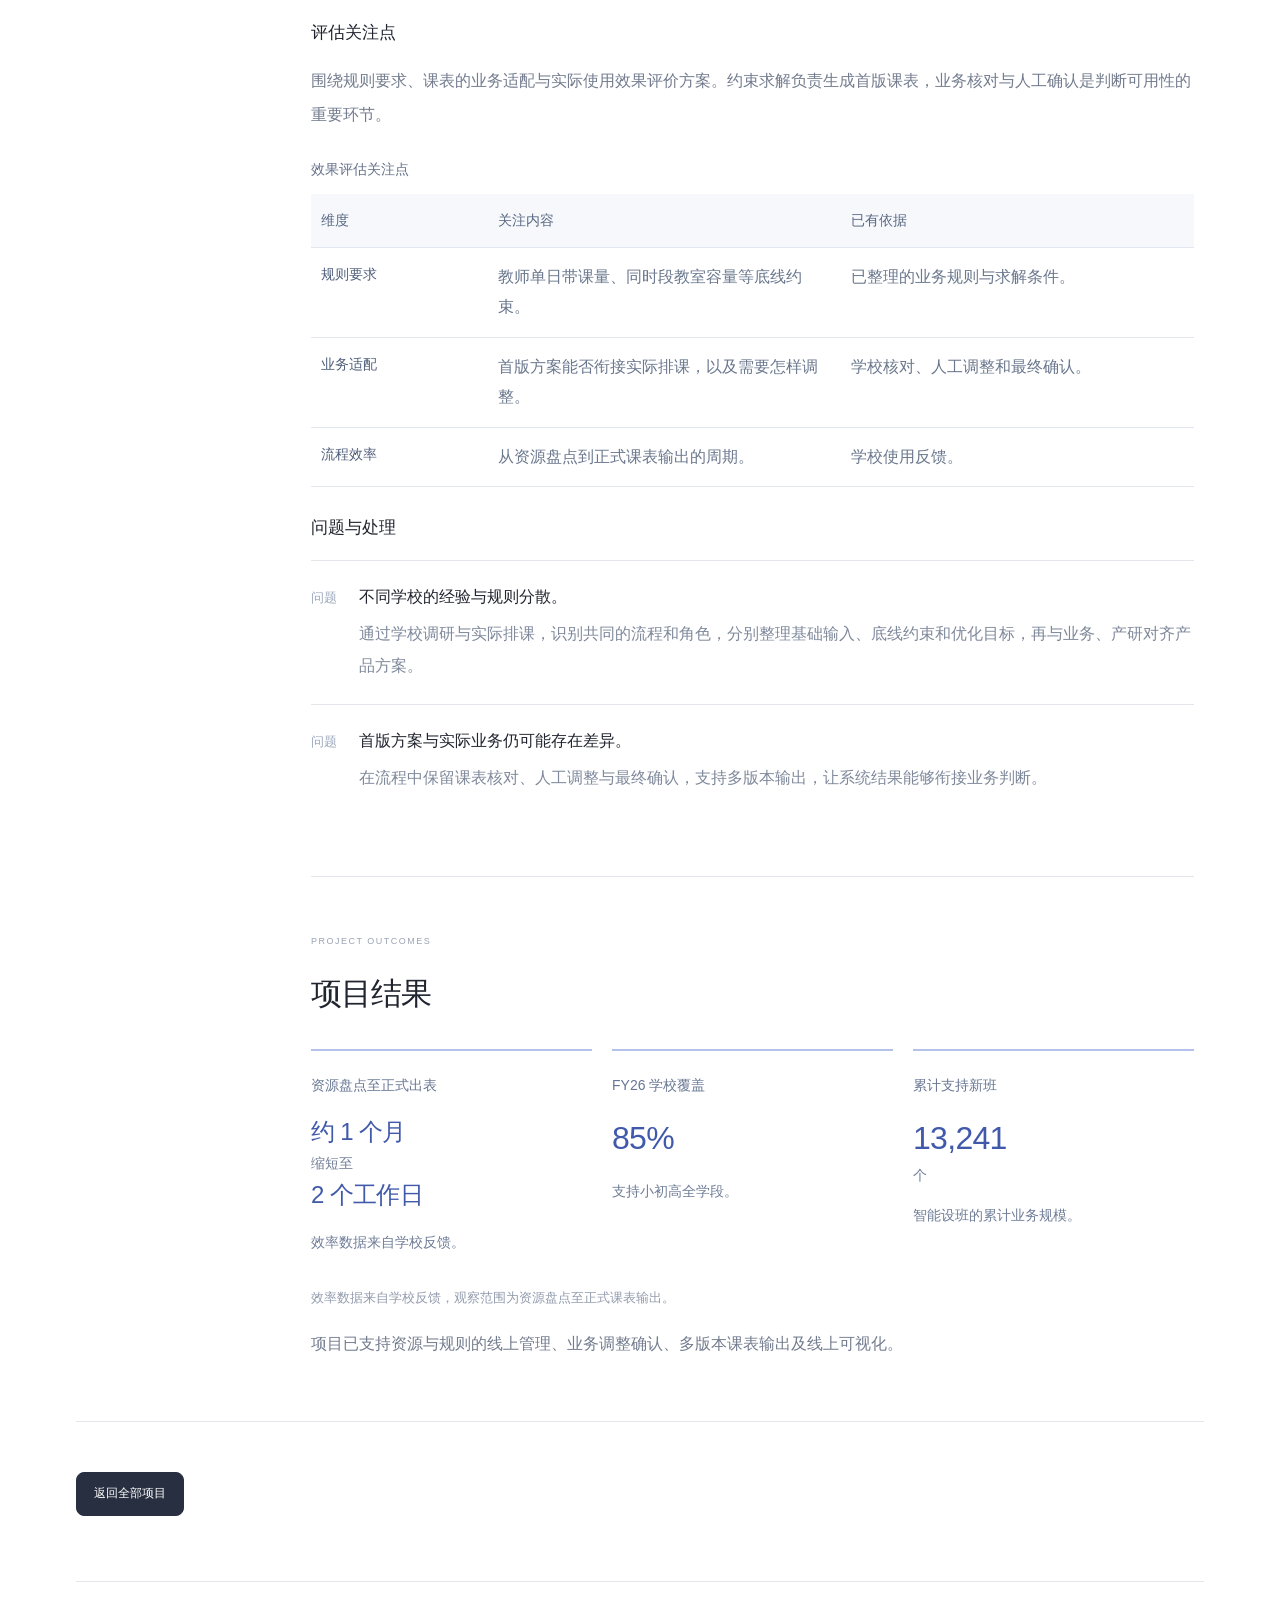
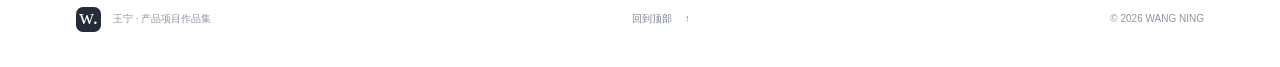
<file: smart-class.html>
<!doctype html>
<html lang="zh-CN">
<head><meta charset="UTF-8"><meta name="viewport" content="width=device-width,initial-scale=1"><title>智能设班与排课系统 · 王宁作品集</title><meta name="description" content="从学校调研、业务规则抽象到产品流程设计，了解智能设班与排课系统的方案与落地过程。"><meta name="theme-color" content="#ffffff"><link rel="icon" href="assets/favicon.svg" type="image/svg+xml"><link rel="stylesheet" href="assets/styles.css"><script src="assets/app.js" defer></script></head>
<body class="case-page"><a class="skip-link" href="#main">跳到正文</a><div class="reading-progress" aria-hidden="true"></div><header class="site-header"><div class="header-inner"><a class="brand" href="index.html" aria-label="王宁作品集首页"><span class="brand-mark">w.</span><span>王宁<span class="brand-divider">/</span><span class="brand-job">产品经理</span></span></a><nav aria-label="主导航"><a href="index.html#work">全部项目</a><a href="index.html#personal-info">关于我</a></nav></div></header>
 <main id="main" class="case-main"><a href="index.html#work" class="back-link"><span aria-hidden="true">←</span> 返回项目</a>
  <section class="case-hero"><div class="eyebrow">PROJECT CASE · 业务系统 / 资源配置</div><h1>智能设班<br>与排课系统<span class="title-dot">.</span></h1><p class="case-deck">将分散的学校设班经验，<br>整理为可求解、可调整的系统方案。</p><p class="case-persona">王宁 · 产品方案与业务落地<br>侧重业务调研、流程与规则设计、验证推广。联系方式见<a href="index.html#personal-info" class="accent">个人首页</a>。</p><dl class="case-facts"><div><dt>业务场景</dt><dd>新东方 · 学校设班与排课</dd></div><div><dt>我的职责</dt><dd>产品方案与业务落地</dd></div><div><dt>核心协作</dt><dd>学校业务团队 · 集团产研</dd></div></dl></section>
  <section id="architecture" class="case-cover merged-flow" aria-labelledby="solution"><div class="cover-caption"><h2 id="solution">架构与流程</h2><span>脱敏产品流程示意</span></div><div class="cover-flow"><div><h3>业务输入</h3><ul><li>招生与预算班量</li><li>教师授课信息</li><li>教室与排课时段</li></ul></div><b aria-hidden="true">→</b><div><h3>规则与目标</h3><ul><li>资源校验</li><li>底线约束</li><li>可取舍的优化目标</li></ul></div><b aria-hidden="true">→</b><div><h3>生成首版方案</h3><ul><li>整数规划求解</li><li>按已整理的规则生成课表</li></ul></div><b aria-hidden="true">→</b><div><h3>业务确认与输出</h3><ul><li>课表核对、人工调整与确认</li><li>多版本输出</li><li>线上课表可视化</li></ul></div></div><div class="cover-roles"><div><h3 id="role">我的工作</h3><p>调研教务、教学、校区运营与资产管理的协作流程，梳理输入与业务规则，输出 PRD 与 MVP，组织学校验证并推进灰度测试与推广。</p></div><div><h3>协作分工</h3><p>产研团队负责系统研发与求解器实现；学校业务团队核对、调整并最终确认课表。</p></div></div></section>
  <div class="case-layout"><aside class="case-index" aria-label="案例目录"><span>CONTENTS</span><nav><a href="#context" class="active">背景与目标</a><a href="#process">方案与过程</a><a href="#validation">评测与迭代</a><a href="#results">项目结果</a></nav></aside>
   <div class="case-content">
    <section id="context" class="case-section"><span class="section-number">CONTEXT &amp; GOALS</span><h2>背景与目标</h2><p>设班关联招生计划、教师授课安排与教室资源。原流程中，业务提出总体班量和校区课程产品需求，教务再通过 Excel 逐个校区核对教师、教室与时间，安排对应资源。</p><dl class="project-brief"><div><dt>产品定位</dt><dd>面向学校教务的设班与排课业务系统，连接教学、校区运营与资产管理的协作流程。</dd></div><div><dt>业务痛点</dt><dd>人工资源匹配耗时、冲突较多，各校经验与规则分散；业务输入、底线约束及优化目标缺少统一表达，资源利用情况难以统一分析。</dd></div><div><dt>项目目标</dt><dd>推进设班流程线上化，支持首版方案生成、业务调整确认、多版本输出及课表可视化。</dd></div></dl></section>
    <section id="process" class="case-section"><span class="section-number">SOLUTION &amp; PROCESS</span><h2>方案与过程</h2>
     <h3 id="rules" class="outcome-title">规则设计</h3><p>将学校经验抽象为必须满足的约束与可取舍的优化目标，在课表可执行的基础上，兼顾资源效率与上课体验。</p><div class="rule-tabs" role="tablist" aria-label="查看规则与目标"><button id="tab-constraints" type="button" role="tab" aria-selected="true" aria-controls="panel-constraints">底线约束</button><button id="tab-objectives" type="button" role="tab" aria-selected="false" aria-controls="panel-objectives" tabindex="-1">优化目标</button></div><div id="panel-constraints" class="rule-panel" role="tabpanel" aria-labelledby="tab-constraints"><div class="rule-line"><span class="rule-value rule-value-text">资源约束</span><div><h3>教师与教室资源可用</h3><p>避免教师撞课，开班量与可用教室、教师带班能力匹配。</p></div></div><div class="rule-line"><span class="rule-value rule-value-text">业务约束</span><div><h3>预算、时间与套班关系一致</h3><p>结合开班预算、可排时段和套班规则，保证课表可执行。</p></div></div></div><div id="panel-objectives" class="rule-panel" role="tabpanel" aria-labelledby="tab-objectives" hidden><div class="rule-line"><span class="rule-value rule-value-text">资源效率</span><div><h3>减少跨校区，优化师资安排</h3><p>在满足约束的基础上，兼顾教师调度与资源利用。</p></div></div><div class="rule-line"><span class="rule-value rule-value-text">上课体验</span><div><h3>课程衔接更连贯</h3><p>尽量减少跨期、跨段，并按学校需要平衡课量分布。</p></div></div></div>
     <h3 id="ai-preparation" class="outcome-title">AI 资料整理</h3><p>AI 承接资料整理这一高频、重复、可校验、可回滚的环节，将原班模板、通勤距离、教室、授课信息和预算等资料整理为结构化输入。排课仍由运筹求解器完成，课表由业务最终确认。</p><div class="role-list"><div><span>模型与验证</span><p>正式方案采用本地部署的 Qwen3.8 27B。Codex 用于前期链路验证。</p></div><div><span>任务执行</span><p>读任务、拉模板、字段映射、缺省追问、规则校验、写系统、回读核对，只保留任务内的短期工作变量。</p></div><div><span>问题与调整</span><p>多预算输入曾出现校区文件错分，调整为一个校区、一个预算对应一个任务包，在输入端限制边界并支持并发处理。</p></div><div><span>评测与灰度</span><p>用历史任务回放，核对字段、文件归属、模板版本、规则冲突与写入回读。北京试点跑通资料整理至课表产出后，按学校灰度，课表采纳率纳入业务验收。</p></div></div><p class="scope-note">求解器无解或输出失败仍需调参；求解过程的 AI 解读属于后续规划。系统整体的学校覆盖与出表效率，不单独归因于 AI 资料整理。</p>
    </section>
    <section id="validation" class="case-section"><span class="section-number">EVALUATION &amp; ITERATION</span><h2>评测与迭代</h2><h3 id="delivery" class="outcome-title">上线与推广</h3><p>方案阶段先组织学校验证，确认可行后协同集团产研研发。研发完成后组织学校灰度测试，在使用反馈中完善系统，稳定后跟进全国推广。</p><div class="delivery-line"><div><b>方案验证</b><span>学校参与可行性确认</span></div><div><b>灰度测试</b><span>核对规则和实际使用情况</span></div><div><b>推广应用</b><span>跟进学校使用与反馈</span></div></div><h3 id="evaluation" class="outcome-title">评估关注点</h3><p>围绕规则要求、课表的业务适配与实际使用效果评价方案。约束求解负责生成首版课表，业务核对与人工确认是判断可用性的重要环节。</p>
     <div class="evaluation-table"><table><caption>效果评估关注点</caption><thead><tr><th scope="col">维度</th><th scope="col">关注内容</th><th scope="col">已有依据</th></tr></thead><tbody><tr><th scope="row">规则要求</th><td>教师单日带课量、同时段教室容量等底线约束。</td><td>已整理的业务规则与求解条件。</td></tr><tr><th scope="row">业务适配</th><td>首版方案能否衔接实际排课，以及需要怎样调整。</td><td>学校核对、人工调整和最终确认。</td></tr><tr><th scope="row">流程效率</th><td>从资源盘点到正式课表输出的周期。</td><td>学校使用反馈。</td></tr></tbody></table></div>
     <h3 id="decisions" class="outcome-title">问题与处理</h3><article class="decision"><span>问题</span><div><h3>不同学校的经验与规则分散。</h3><p>通过学校调研与实际排课，识别共同的流程和角色，分别整理基础输入、底线约束和优化目标，再与业务、产研对齐产品方案。</p></div></article><article class="decision"><span>问题</span><div><h3>首版方案与实际业务仍可能存在差异。</h3><p>在流程中保留课表核对、人工调整与最终确认，支持多版本输出，让系统结果能够衔接业务判断。</p></div></article>
     </section>
    <section id="results" class="case-section"><span class="section-number">PROJECT OUTCOMES</span><h2>项目结果</h2><div class="results-grid"><div><span>资源盘点至正式出表</span><strong>约 1 个月<span>缩短至</span>2 个工作日</strong><p>效率数据来自学校反馈。</p></div><div><span>FY26 学校覆盖</span><strong>85%</strong><p>支持小初高全学段。</p></div><div><span>累计支持新班</span><strong>13,241<span>个</span></strong><p>智能设班的累计业务规模。</p></div></div>
     <p class="scope-note">效率数据来自学校反馈，观察范围为资源盘点至正式课表输出。</p>
     <p>项目已支持资源与规则的线上管理、业务调整确认、多版本课表输出及线上可视化。</p>
    </section>
   </div></div><div class="case-end"><a class="button button-dark" href="index.html#work">返回全部项目</a></div>
 </main><footer class="site-footer"><div><span class="brand-mark">w.</span><span>王宁 · 产品项目作品集</span></div><a href="#main">回到顶部 <span aria-hidden="true">↑</span></a><span>© 2026 WANG NING</span></footer>
</body>
</html>
</file>
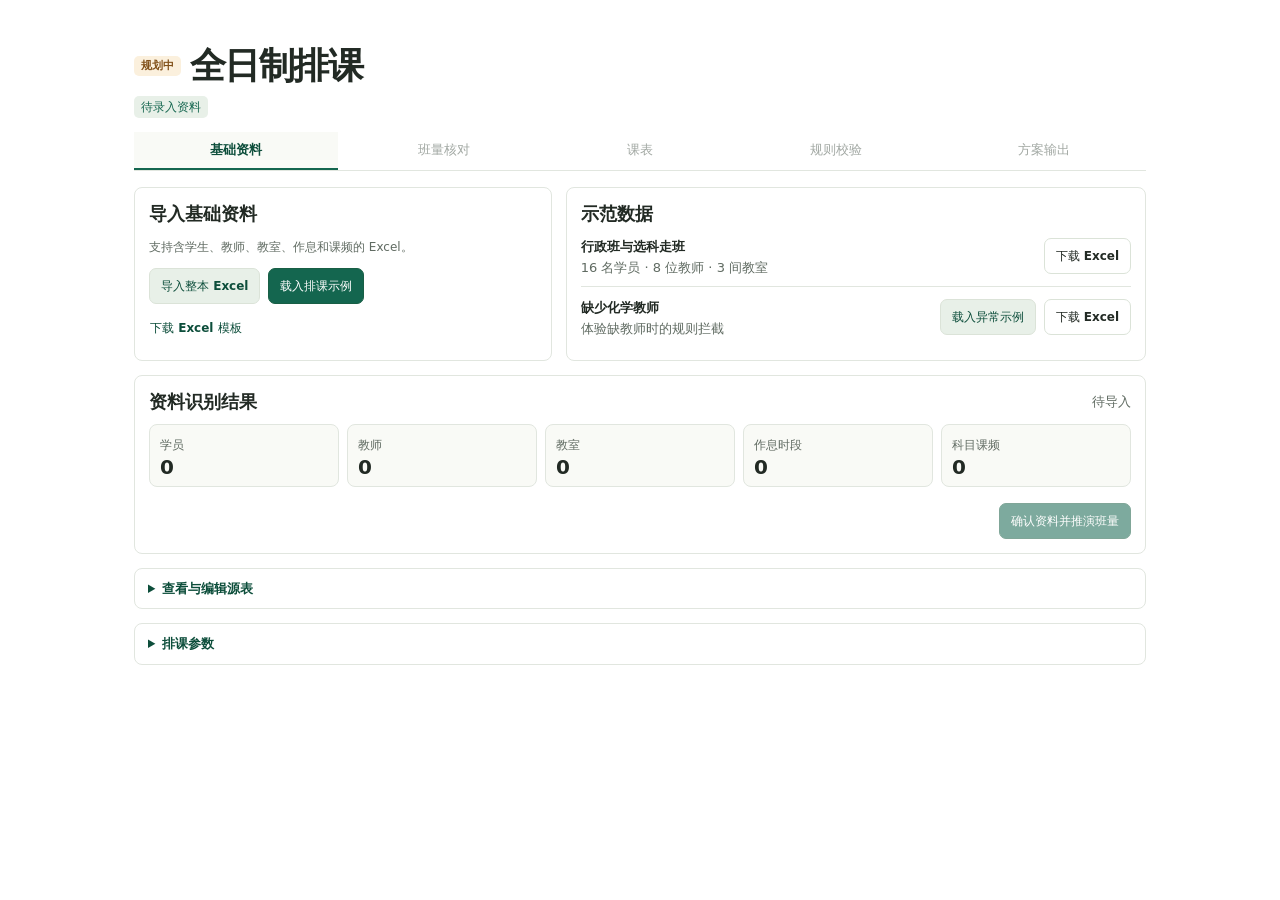
<file: prototype/prototypes/fulltime.html>
<!doctype html>
<html lang="zh-CN">
<head>
  <meta charset="utf-8">
  <meta name="viewport" content="width=device-width, initial-scale=1">
  <title>全日制排课工具</title>
  <meta http-equiv="Content-Security-Policy" content="default-src 'none'; script-src 'self' 'unsafe-inline'; script-src-attr 'none'; style-src 'unsafe-inline'; base-uri 'none'; form-action 'none'">
  <style>
    :root {
      color-scheme: light;
      --bg: #fff;
      --panel: #ffffff;
      --pane: #f9faf6;
      --line: #e1e6df;
      --line-strong: #dbe3d8;
      --text: #222a24;
      --muted: #606b62;
      --green: #14664f;
      --green-dark: #0d4e3b;
      --green-soft: #e8f0e8;
      --blue: #39604b;
      --blue-soft: #eff4ee;
      --amber: #815019;
      --amber-soft: #fbf0dd;
      --red: #a0342c;
      --red-soft: #fcebe6;
      --violet: #87612f;
      --violet-soft: #faf4e8;
    }

    * { box-sizing: border-box; }

    body {
      margin: 0;
      background: var(--bg);
      color: var(--text);
      font: 15px/1.5 "Inter", "PingFang SC", "Microsoft YaHei", system-ui, sans-serif;
    }

    button, input, select, textarea { font: inherit; }

    .app {
      width: min(1100px,100%);
      margin: 0 auto;
      padding: clamp(20px,4vw,44px);
    }

    .topbar { margin-bottom: 14px; }
    .title-row, .section-row { display: flex; align-items: center; gap: 9px; }
    .section-row { justify-content: space-between; }

    h1 {
      margin: 0;
      font-size: clamp(26px,4vw,36px);
      font-weight: 670;
      letter-spacing: -.045em;
      line-height: 1.23;
    }
    h2 { margin: 0; font-size: 18px; font-weight: 670; line-height: 1.35; }

    .status-row {
      display: flex;
      flex-wrap: wrap;
      gap: 8px;
      margin-top: 8px;
    }

    .pill {
      display: inline-flex;
      align-items: center;
      gap: 6px;
      padding: 2px 7px;
      border-radius: 5px;
      background: var(--pane);
      color: var(--muted);
      font-size: 12px;
      white-space: nowrap;
    }

    .pill.good { background: var(--green-soft); color: var(--green); }
    .pill.warn { background: var(--amber-soft); color: var(--amber); }
    .pill.bad { background: var(--red-soft); color: var(--red); }

    aside, main {
      min-width: 0;
    }

    .panel {
      background: var(--panel);
      border: 1px solid var(--line);
      border-radius: 8px;
    }

    .panel-head {
      min-height: 48px;
      padding: 12px 14px;
      border-bottom: 1px solid var(--line);
      display: flex;
      justify-content: space-between;
      align-items: center;
      gap: 12px;
    }

    .panel-title {
      font-weight: 700;
      font-size: 15px;
    }

    .panel-body {
      padding: 14px;
    }

    .stack {
      display: grid;
      gap: 14px;
    }

    .tabs {
      display: flex;
      gap: 5px;
      border-bottom: 1px solid var(--line);
      background: #fff;
      position: sticky;
      top: 0;
      z-index: 8;
      overflow-x: auto;
    }

    .tab {
      flex: 1 0 auto;
      border: 0;
      border-bottom: 2px solid transparent;
      background: transparent;
      padding: 8px 10px;
      color: var(--muted);
      cursor: pointer;
      white-space: nowrap;
      font-size: 13px;
    }

    .tab.active {
      background: var(--pane);
      color: var(--green-dark);
      border-color: var(--green);
      font-weight: 700;
    }
    .tab[data-complete] { color: var(--green-dark); }

    .view {
      display: none;
      padding: 16px 0;
    }

    .view.active { display: block; }
    .view.active.stack { display: grid; }

    .grid-2 {
      display: grid;
      grid-template-columns: repeat(2, minmax(0, 1fr));
      gap: 14px;
    }

    .grid-3 {
      display: grid;
      grid-template-columns: repeat(3, minmax(0, 1fr));
      gap: 14px;
    }

    label {
      display: grid;
      gap: 6px;
      font-size: 13px;
      color: var(--muted);
    }

    input, select, textarea {
      width: 100%;
      border: 1px solid var(--line);
      border-radius: 6px;
      background: #fff;
      color: var(--text);
      padding: 8px 9px;
      min-height: 38px;
    }

    textarea {
      min-height: 210px;
      resize: vertical;
      font-family: ui-monospace, SFMono-Regular, Menlo, Monaco, Consolas, "Liberation Mono", monospace;
      font-size: 12px;
      line-height: 1.5;
    }

    :focus-visible {
      outline: 2px solid #ad6e27;
      outline-offset: 2px;
    }

    .btn {
      border: 1px solid var(--line-strong);
      color: var(--text);
      background: #fff;
      border-radius: 7px;
      min-height: 36px;
      padding: 7px 11px;
      cursor: pointer;
      display: inline-flex;
      align-items: center;
      justify-content: center;
      gap: 7px;
      white-space: nowrap;
      font-size: 12px;
      font-weight: 590;
    }

    .btn.primary {
      border-color: #195f45;
      background: var(--green);
      color: #fff;
    }

    .btn:hover:not(:disabled) { background: var(--pane); border-color: var(--green); }
    .btn.primary:hover:not(:disabled) { background: var(--green-dark); }
    .btn.soft { background: var(--green-soft); color: var(--green-dark); }

    .btn:disabled {
      opacity: .55;
      cursor: not-allowed;
    }

    .btn-row {
      display: flex;
      flex-wrap: wrap;
      gap: 8px;
    }

    .intake-grid { display: grid; grid-template-columns: minmax(0, .9fr) minmax(0, 1.25fr); gap: 14px; }
    .intake-card { padding: 14px; }
    .intake-card .btn-row { align-content: start; }
    .intake-card .template-download { margin-top: 6px; padding-inline: 0; border-color: transparent; color: var(--green-dark); }
    .intake-card .template-download:hover:not(:disabled) { border-color: transparent; background: transparent; text-decoration: underline; }
    .sample-row { display: flex; align-items: center; justify-content: space-between; gap: 8px; padding: 9px 0; }
    .sample-row + .sample-row { border-top: 1px solid var(--line); }
    .sample-row:last-child { padding-bottom: 0; }
    .sample-row strong { font-size: 13px; }
    .source-details > summary { padding: 10px 13px; cursor: pointer; color: var(--green-dark); font-size: 13px; font-weight: 650; }
    .source-details[open] > summary { border-bottom: 1px solid var(--line); }
    .source-details textarea { min-height: 135px; }
    .count-grid { display: grid; grid-template-columns: repeat(auto-fit,minmax(70px,1fr)); gap: 8px; }

    .import-status {
      color: var(--muted);
      font-size: 12px;
      overflow-wrap: anywhere;
    }

    .segmented {
      display: grid;
      grid-template-columns: repeat(2, 1fr);
      gap: 4px;
      background: #eef1f4;
      border-radius: 8px;
      padding: 4px;
    }

    .segmented button {
      border: 0;
      background: transparent;
      border-radius: 6px;
      min-height: 34px;
      cursor: pointer;
      color: var(--muted);
    }

    .segmented button.active {
      background: #fff;
      color: var(--text);
      font-weight: 700;
      box-shadow: 0 1px 3px rgba(20, 27, 34, .12);
    }

    .check-list {
      display: grid;
      gap: 8px;
    }

    .check-line {
      display: grid;
      grid-template-columns: 18px 1fr;
      gap: 8px;
      align-items: start;
      color: var(--text);
      font-size: 13px;
    }

    .check-line input {
      min-height: auto;
      margin-top: 2px;
    }

    .metric-grid {
      display: grid;
      grid-template-columns: repeat(5, minmax(0, 1fr));
      gap: 8px;
      margin-top: 10px;
    }

    .metric {
      border: 1px solid var(--line);
      border-radius: 8px;
      padding: 8px 10px;
      background: var(--pane);
    }

    .metric b {
      display: block;
      font-size: 20px;
      line-height: 1.1;
    }

    .metric span {
      color: var(--muted);
      font-size: 12px;
    }

    table {
      border-collapse: collapse;
      width: 100%;
      font-size: 13px;
      background: #fff;
    }

    th, td {
      border: 1px solid var(--line);
      padding: 7px 8px;
      vertical-align: top;
      text-align: left;
    }

    th {
      background: #eef3ee;
      font-weight: 700;
      color: #323941;
      position: sticky;
      top: 0;
      z-index: 1;
    }

    .table-wrap {
      overflow: auto;
      border: 1px solid var(--line);
      border-radius: 8px;
      max-height: 560px;
      background: #fff;
    }

    .class-grid {
      display: grid;
      grid-template-columns: repeat(auto-fit, minmax(240px, 1fr));
      gap: 10px;
    }

    .item {
      border: 1px solid var(--line);
      border-radius: 8px;
      background: #fff;
      padding: 11px;
      min-height: 120px;
    }

    .item h3 {
      margin: 0 0 8px;
      font-size: 15px;
    }

    .item p {
      margin: 4px 0;
      color: var(--muted);
      font-size: 13px;
    }

    .tag-row {
      display: flex;
      flex-wrap: wrap;
      gap: 6px;
      margin-top: 8px;
    }

    .tag {
      display: inline-flex;
      align-items: center;
      min-height: 24px;
      padding: 3px 7px;
      border-radius: 5px;
      background: #eef1f4;
      color: #3b444d;
      font-size: 12px;
      white-space: nowrap;
    }

    .tag.blue { background: var(--blue-soft); color: var(--blue); }
    .tag.green { background: var(--green-soft); color: var(--green); }
    .tag.violet { background: var(--violet-soft); color: var(--violet); }
    .tag.amber { background: var(--amber-soft); color: var(--amber); }
    .tag.red { background: var(--red-soft); color: var(--red); }

    .schedule-board {
      overflow: auto;
      border: 1px solid var(--line);
      border-radius: 8px;
      background: #fff;
    }

    .schedule {
      min-width: 760px;
      display: grid;
      grid-template-columns: 90px repeat(7, minmax(95px, 1fr));
    }

    .slot, .day, .cell {
      border-right: 1px solid var(--line);
      border-bottom: 1px solid var(--line);
      min-height: 58px;
      padding: 7px;
      overflow-wrap: anywhere;
    }

    .day {
      background: #eef3ee;
      font-weight: 700;
      min-height: 40px;
      position: sticky;
      top: 0;
      z-index: 2;
    }

    .slot {
      background: #f8fafb;
      color: var(--muted);
      font-size: 12px;
      position: sticky;
      left: 0;
      z-index: 1;
    }

    .cell {
      background: #fff;
      font-size: 12px;
    }

    .lesson {
      display: block;
      border-left: 4px solid var(--green);
      background: var(--green-soft);
      border-radius: 5px;
      padding: 5px 6px;
      margin-bottom: 5px;
      color: #174d3b;
    }

    .lesson.blue { border-color: var(--blue); background: var(--blue-soft); color: var(--green-dark); }
    .lesson.violet { border-color: var(--violet); background: var(--violet-soft); color: var(--amber); }
    .lesson.amber { border-color: var(--amber); background: var(--amber-soft); color: #684900; }

    .issue-list {
      display: grid;
      gap: 8px;
    }

    .issue {
      border: 1px solid var(--line);
      border-left: 5px solid var(--amber);
      border-radius: 8px;
      padding: 10px;
      background: #fff;
    }

    .issue.bad { border-left-color: var(--red); }
    .issue.good { border-left-color: var(--green); }
    .issue b { display: block; margin-bottom: 4px; }
    .issue span { color: var(--muted); font-size: 13px; }

    .empty {
      border: 1px dashed var(--line-strong);
      border-radius: 8px;
      color: var(--muted);
      padding: 20px;
      text-align: center;
      background: #fbfcfd;
    }

    .note {
      color: var(--muted);
      font-size: 13px;
      margin: 0;
    }

    .hidden { display: none !important; }

    button:disabled { opacity: .58; cursor: default; }
    .prototype-label {
      display: inline-block;
      padding: 2px 7px; border-radius: 5px; background: var(--amber-soft); color: var(--amber);
      font-size: 11px; line-height: 1.5; font-weight: 650; white-space: nowrap;
    }
    .review-next { display: flex; justify-content: flex-end; margin-top: 16px; }
    .workbook-picker { position: relative; overflow: hidden; }
    .workbook-picker:focus-within { outline: 2px solid var(--green); outline-offset: 2px; }
    .workbook-picker input { position: absolute; inset: 0; width: 100%; height: 100%; opacity: 0; cursor: pointer; }
    @media (max-width: 800px) {
      .intake-grid { grid-template-columns: 1fr; }
    }

    @media (max-width: 680px) {
      .grid-2, .grid-3 { grid-template-columns: 1fr; }
      .metric-grid { grid-template-columns: repeat(3, minmax(0, 1fr)); }
      .panel-head, .sample-row { flex-wrap: wrap; }
    }
  </style>
</head>
<body>
  <div class="app">
    <header class="topbar">
      <div class="title-row"><span class="prototype-label">规划中</span><h1>全日制排课</h1></div>
      <div class="status-row" id="statusRow" role="status"></div>
    </header>

    <div class="layout">
      <main>
        <nav class="tabs" id="tabs">
          <button class="tab active" data-view="dataView">基础资料</button>
          <button class="tab" data-view="planView" disabled>班量核对</button>
          <button class="tab" data-view="scheduleView" disabled>课表</button>
          <button class="tab" data-view="conflictView" disabled>规则校验</button>
          <button class="tab" data-view="outputView" disabled>方案输出</button>
        </nav>

        <section class="view active stack" id="dataView">
          <input class="hidden" id="excelImportInput" type="file" accept=".xlsx,.xls,.csv,.tsv">
          <div class="intake-grid">
            <section class="panel intake-card">
              <h2>导入基础资料</h2>
              <p id="importStatus" class="import-status" role="status">支持含学生、教师、教室、作息和课频的 Excel。</p>
              <div class="btn-row">
                <label class="btn soft workbook-picker">导入整本 Excel<input id="workbookImportInput" type="file" accept=".xlsx,.xls"></label>
                <button class="btn primary" type="button" id="loadSampleBtn">载入排课示例</button>
              </div>
              <button class="btn template-download" type="button" id="downloadTemplateBtn">下载 Excel 模板</button>
            </section>
            <section class="panel intake-card" id="demo-data-sets">
              <h2>示范数据</h2>
              <div class="sample-row">
                <div><strong>行政班与选科走班</strong><p class="note">16 名学员 · 8 位教师 · 3 间教室</p></div>
                <div class="btn-row">
                  <button class="btn" data-sample-download="walk" aria-label="下载选科走班示例 Excel">下载 Excel</button>
                </div>
              </div>
              <div class="sample-row">
                <div><strong>缺少化学教师</strong><p class="note">体验缺教师时的规则拦截</p></div>
                <div class="btn-row">
                  <button class="btn soft" id="loadProblemSampleBtn">载入异常示例</button>
                  <button class="btn" data-sample-download="missing" aria-label="下载缺教师示例 Excel">下载 Excel</button>
                </div>
              </div>
            </section>
          </div>
          <section class="panel intake-card" aria-label="资料识别结果">
            <div class="section-row"><h2>资料识别结果</h2><span class="note" id="sourceStatus">待导入</span></div>
            <div class="metric-grid">
              <div class="metric"><span>学员</span><b id="studentCount">0</b></div>
              <div class="metric"><span>教师</span><b id="teacherCount">0</b></div>
              <div class="metric"><span>教室</span><b id="roomCount">0</b></div>
              <div class="metric"><span>作息时段</span><b id="slotCount">0</b></div>
              <div class="metric"><span>科目课频</span><b id="frequencyCount">0</b></div>
            </div>
            <div class="review-next">
              <button class="btn primary" id="deriveBtn" type="button" disabled>确认资料并推演班量</button>
            </div>
          </section>
          <details class="panel source-details" id="source-editor">
            <summary>查看与编辑源表</summary>
            <div class="panel-body">
              <div class="grid-2">
                <section class="panel">
                  <div class="panel-head">
                    <div class="panel-title">学生数据</div>
                    <div class="btn-row">
                      <button class="btn" data-import-target="studentCsv">导入</button>
                      <button class="btn" id="studentSampleBtn">样例</button>
                    </div>
                  </div>
                  <div class="panel-body">
                    <textarea id="studentCsv" spellcheck="false"></textarea>
                  </div>
                </section>
                <section class="panel">
                  <div class="panel-head">
                    <div class="panel-title">教师数据</div>
                    <div class="btn-row">
                      <button class="btn" data-import-target="teacherCsv">导入</button>
                      <button class="btn" id="teacherSampleBtn">样例</button>
                    </div>
                  </div>
                  <div class="panel-body">
                    <textarea id="teacherCsv" spellcheck="false"></textarea>
                  </div>
                </section>
              </div>
              <div class="grid-2" style="margin-top:14px;">
                <section class="panel">
                  <div class="panel-head">
                    <div class="panel-title">教室数据</div>
                    <div class="btn-row">
                      <button class="btn" data-import-target="roomCsv">导入</button>
                      <button class="btn" id="roomSampleBtn">样例</button>
                    </div>
                  </div>
                  <div class="panel-body">
                    <textarea id="roomCsv" spellcheck="false"></textarea>
                  </div>
                </section>
                <section class="panel">
                  <div class="panel-head">
                  <div class="panel-title">作息、课频与服务课</div>
                  <div class="btn-row">
                    <button class="btn" data-import-target="slotCsv">导入作息</button>
                    <button class="btn" data-import-target="frequencyCsv">导入课频</button>
                    <button class="btn" data-import-target="serviceCsv">导入服务课</button>
                    <button class="btn" data-import-target="answerCsv">导入答疑课</button>
                    </div>
                  </div>
                  <div class="panel-body stack">
                    <label>作息时段
                      <textarea id="slotCsv" spellcheck="false"></textarea>
                    </label>
                    <label>周课频
                      <textarea id="frequencyCsv" spellcheck="false"></textarea>
                    </label>
                    <label>服务课与禁排
                      <textarea id="serviceCsv" spellcheck="false"></textarea>
                    </label>
                    <label>教师答疑课量（按科目、教师、每周课次排入服务时段）
                      <textarea id="answerCsv" spellcheck="false"></textarea>
                    </label>
                  </div>
                </section>
              </div>
              <section class="panel" style="margin-top:14px;">
                <div class="panel-head">
                  <div>
                    <div class="panel-title">教学带班与班控预案</div>
                    <p class="note">一行对应一个固定班型，录入分班等级、放班优先级、套班、班级编码及各科教师。招生不足时先预演撤班，再由人工确认。</p>
                  </div>
                  <button class="btn" data-import-target="classPlanCsv">导入预案</button>
                </div>
                <div class="panel-body">
                  <textarea id="classPlanCsv" spellcheck="false"></textarea>
                </div>
              </section>
              <section class="panel" style="margin-top:14px;">
                <div class="panel-head">
                  <div>
                    <div class="panel-title">跨产品教学班计划</div>
                  </div>
                </div>
                <div class="panel-body stack">
                  <label>产品计划
                    <button class="btn" data-import-target="productPlanCsv" style="float:right; margin-bottom:6px;">导入</button>
                    <textarea id="productPlanCsv" spellcheck="false"></textarea>
                  </label>
                  <label>独立教学班预案
                    <button class="btn" data-import-target="teachingGroupCsv" style="float:right; margin-bottom:6px;">导入</button>
                    <textarea id="teachingGroupCsv" spellcheck="false"></textarea>
                  </label>
                  <label>学员教学班对应
                    <button class="btn" data-import-target="studentGroupCsv" style="float:right; margin-bottom:6px;">导入</button>
                    <textarea id="studentGroupCsv" spellcheck="false"></textarea>
                  </label>
                </div>
              </section>
            </div>
          </details>
          <details class="panel source-details">
            <summary>排课参数</summary>
            <aside class="panel-body stack">
              <label>设班模式
                <select id="modeSelect">
                  <option value="auto">自动推荐</option>
                  <option value="combo">组合班</option>
                  <option value="adminWalk" selected>行政班 + 走班</option>
                  <option value="split">拆分班</option>
                  <option value="layered">分层教学双轨</option>
                </select>
              </label>
              <div class="grid-2">
                <label>目标班容
                  <input id="targetSize" type="number" min="8" max="80" value="16">
                </label>
                <label>满班阈值
                  <input id="fullRate" type="number" min="50" max="100" value="85">
                </label>
              </div>
              <div class="grid-2">
                <label>主科层级
                  <select id="mainLevels">
                    <option value="2">AB</option>
                    <option value="3" selected>ABC</option>
                  </select>
                </label>
                <label>选科科目层级
                  <select id="minorLevels">
                    <option value="1">不分层</option>
                    <option value="2" selected>AB</option>
                    <option value="3">ABC</option>
                  </select>
                </label>
              </div>
              <div class="check-list">
                <label class="check-line"><input type="checkbox" id="difficultyLayering"><span>按成绩难度分层</span></label>
                <label class="check-line"><input type="checkbox" id="electiveStayWhenFull"><span>选科满班时原班上课</span></label>
                <label class="check-line"><input type="checkbox" id="studentTypeGrouping"><span>中段按应届/复读分班</span></label>
              </div>
              <p class="note" id="layeringNote">语文、数学、英语及物理、历史固定原班上课。化学、生物、政治、地理默认走班；勾选“选科满班时原班上课”后，某行政班该选科人数达到满班阈值，即保留在原班。</p>
              <p class="note" id="studentTypeNote">学生表填写“学情层级”后，优生和基础层允许混班，中段学生按应届/复读分开；“班型倾向”人工指定时优先。未填学情层级时按中段处理，不从分数擅自判定。</p>
              <div class="grid-2">
                <label>每套最少班数
                  <input id="bundleSize" type="number" min="2" max="12" value="6">
                </label>
                <label>默认带班上限
                  <input id="teacherMax" type="number" min="1" max="8" value="4">
                </label>
              </div>
              <div class="check-list">
                <label class="check-line"><input type="checkbox" id="sameSubjectDay" checked><span>同科目统一上课日</span></label>
                <label class="check-line"><input type="checkbox" id="sundayStudy"><span>保留周日晚自习</span></label>
                <label class="check-line"><input type="checkbox" id="avoidRepeat" checked><span>尽量避免同科同天重复</span></label>
                <label class="check-line"><input type="checkbox" id="campusRun" checked><span>校区跑动纳入风险</span></label>
              </div>
            </aside>
          </details>
        </section>

        <section class="view" id="planView">
          <div class="stack">
            <section class="panel">
              <div class="panel-head">
                <h2>班量核对</h2>
                <button class="btn primary" id="generateBtn" type="button" disabled>确认班量并排课</button>
              </div>
              <div class="panel-body stack">
                <p class="note">已推演 <strong id="classCount">0</strong> 个班级。可调整各科教学班量后排课。</p>
                <div class="panel-title">各科教学班量</div>
                <div class="count-grid">
                  <label>语文<input data-subject-count="语文" type="number" min="0" max="60" placeholder="自动"></label>
                  <label>数学<input data-subject-count="数学" type="number" min="0" max="60" placeholder="自动"></label>
                  <label>英语<input data-subject-count="英语" type="number" min="0" max="60" placeholder="自动"></label>
                  <label>日语<input data-subject-count="日语" type="number" min="0" max="60" placeholder="自动"></label>
                  <label>物理<input data-subject-count="物理" type="number" min="0" max="60" placeholder="自动"></label>
                  <label>历史<input data-subject-count="历史" type="number" min="0" max="60" placeholder="自动"></label>
                  <label>化学<input data-subject-count="化学" type="number" min="0" max="60" placeholder="自动"></label>
                  <label>生物<input data-subject-count="生物" type="number" min="0" max="60" placeholder="自动"></label>
                  <label>政治<input data-subject-count="政治" type="number" min="0" max="60" placeholder="自动"></label>
                  <label>地理<input data-subject-count="地理" type="number" min="0" max="60" placeholder="自动"></label>
                </div>
                <p class="note">填写大于 0 的数值后优先采用。物理、历史决定对应行政班数；化生政地决定走班承接教学班数。语数英遵循原班固定规则，设定值不等于行政班数时会在校验中提示。</p>
                <p class="note">教师表中的“最大带班量”优先；未填写时，才使用这里的默认带班上限。</p>
              </div>
            </section>
            <details class="panel source-details">
              <summary>班型推荐依据</summary>
              <div id="modeReason" class="panel-body issue-list"></div>
            </details>
            <section class="panel">
              <div class="panel-head">
                <div>
                  <div class="panel-title">固定分班与班控</div>
                  <p class="note">分班预案存在时，固定班型、教师和套班优先于自动推演；班控只生成建议，点击确认后才取消低优先级班级。</p>
                </div>
                <div class="btn-row">
                  <button class="btn" id="previewClassControlBtn">预演班控</button>
                  <button class="btn primary" id="confirmClassControlBtn">确认班控</button>
                  <button class="btn" id="resetClassControlBtn">恢复全部</button>
                </div>
              </div>
              <div class="panel-body stack">
                <div class="grid-3">
                  <label>A 等级人数
                    <input id="gradeATopCount" type="number" min="0" max="500" value="25">
                  </label>
                  <label>英物化生人工分班人数
                    <input id="manualPlanTopCount" type="number" min="0" max="500" value="50">
                  </label>
                  <label>计划保留班数
                    <input id="planKeepCount" type="number" min="1" max="100" placeholder="全部">
                  </label>
                </div>
                <div id="classControlStatus" class="import-status">尚未导入分班预案。</div>
                <div id="classControlPreview" class="table-wrap"></div>
              </div>
            </section>
            <section class="panel">
              <div class="panel-head">
                <div class="panel-title">班级与套班</div>
                <div class="btn-row">
                  <button class="btn" id="compactBtn">压缩班量</button>
                  <button class="btn" id="balanceBtn">均衡班量</button>
                </div>
              </div>
              <div class="panel-body">
                <div id="classCards" class="class-grid"></div>
              </div>
            </section>

            <section class="panel">
              <div class="panel-head">
                <div class="panel-title">选科与层级映射</div>
              </div>
              <div class="panel-body">
                <div id="mappingTable" class="table-wrap"></div>
              </div>
            </section>
          </div>
        </section>

        <section class="view" id="scheduleView">
          <div class="stack">
            <section class="panel">
              <div class="panel-head">
                <div class="panel-title">课表视角</div>
                <div class="btn-row">
                  <button class="btn primary" id="autoResolveScheduleBtn">自动调冲突</button>
                  <div class="segmented" style="width:260px;">
                    <button class="active" data-scope="class">行政班</button>
                    <button data-scope="teacher">教师</button>
                  </div>
                </div>
              </div>
              <div class="panel-body stack">
                <label>查看对象
                  <select id="scheduleTarget"></select>
                </label>
                <div id="scheduleBoard" class="schedule-board"></div>
                <div class="review-next"><button class="btn primary" type="button" id="reviewScheduleBtn">核对规则结果</button></div>
              </div>
            </section>
          </div>
        </section>

        <section class="view" id="conflictView">
          <div class="grid-2">
            <section class="panel">
              <div class="panel-head">
                <div class="panel-title">冲突与风险</div>
                <button class="btn primary" id="autoResolveIssueBtn">自动调冲突</button>
              </div>
              <div class="panel-body">
                <div id="issues" class="issue-list"></div>
              </div>
            </section>
            <section class="panel">
              <div class="panel-head">
                <div class="panel-title">规则命中</div>
              </div>
              <div class="panel-body">
                <div id="ruleHits" class="issue-list"></div>
                <div class="review-next"><button class="btn primary" type="button" id="reviewOutputBtn">确认并查看方案</button></div>
              </div>
            </section>
          </div>
        </section>

        <section class="view" id="outputView">
          <div class="stack">
            <div class="section-row"><h2>方案输出</h2><button class="btn primary" id="exportBtn" type="button" disabled>导出方案</button></div>
            <section class="panel">
              <div class="panel-head">
                <div class="panel-title">方案说明</div>
                <button class="btn" id="copySummaryBtn">复制</button>
              </div>
              <div class="panel-body">
                <textarea id="summaryText" spellcheck="false" style="min-height:340px;"></textarea>
              </div>
            </section>
            <section class="panel">
              <div class="panel-head">
                <div class="panel-title">走班流向表</div>
              </div>
              <div class="panel-body">
                <div id="flowTable" class="table-wrap"></div>
              </div>
            </section>
          </div>
        </section>
      </main>
    </div>
  </div>

  <script type="application/json" id="fulltime-sample-data">
  {
    "学生": [["姓名","选科","语文","数学","英语","语种","校区"],["学员01","物化生",84,88,86,"英语","校区02"],["学员02","物化生",85,89,87,"英语","校区02"],["学员03","物化生",86,90,88,"英语","校区02"],["学员04","物化生",87,91,89,"英语","校区02"],["学员05","物化生",88,92,90,"英语","校区02"],["学员06","物化生",89,93,91,"英语","校区02"],["学员07","物化生",90,94,92,"英语","校区02"],["学员08","物化生",91,95,93,"英语","校区02"],["学员09","史政生",92,96,94,"英语","校区02"],["学员10","史政生",93,97,95,"英语","校区02"],["学员11","史政生",94,98,96,"英语","校区02"],["学员12","史政生",95,99,97,"英语","校区02"],["学员13","史政生",96,100,98,"英语","校区02"],["学员14","史政生",97,101,99,"英语","校区02"],["学员15","史政生",98,102,100,"英语","校区02"],["学员16","史政生",99,103,101,"英语","校区02"]],
    "教师": [["姓名","科目","校区","可上课日","不可上课日","最大带班量","类型"],["教师01","语文","校区02","","",3,"全职"],["教师02","数学","校区02","","",3,"全职"],["教师03","英语","校区02","","",3,"全职"],["教师04","物理","校区02","","",3,"全职"],["教师05","历史","校区02","","",3,"全职"],["教师06","化学","校区02","","",3,"全职"],["教师07","生物","校区02","","",3,"全职"],["教师08","政治","校区02","","",3,"全职"]],
    "教室": [["教室","校区","容量","类型"],["教室01","校区02",20,"行政班"],["教室02","校区02",20,"行政班"],["教室03","校区02",24,"走班"]],
    "作息": [["时段","开始","结束","类型"],["第一节","08:00","08:45","正课"],["第二节","09:00","09:45","正课"],["第三节","10:00","10:45","正课"],["第四节","11:00","11:45","正课"]],
    "课频": [["科目","每周课次","分层"],["语文",2,""],["数学",2,""],["英语",2,""],["物理",2,""],["历史",2,""],["化学",2,""],["生物",2,""],["政治",2,""]]
  }
  </script>
  <script>
    const DAYS = ["周一", "周二", "周三", "周四", "周五", "周六", "周日"];
    const MAIN_SUBJECTS = ["语文", "数学", "英语"];
    const LANGUAGE_SUBJECTS = ["英语", "日语"];
    const CORE_SUBJECTS = ["物理", "历史"];
    const MINOR_SUBJECTS = ["化学", "生物", "政治", "地理"];
    const ALL_SUBJECTS = ["语文", "数学", "英语", "物理", "历史", "化学", "生物", "政治", "地理", "日语"];
    // 先落定行政班固定课，再为走班选科寻找所有来源班同时空出的时段。
    const SCHEDULING_PRIORITY = ["语文", "数学", "英语", "日语", "物理", "历史", "化学", "生物", "地理", "政治"];
    const SUBJECT_SHORT = { "物理": "物", "历史": "史", "化学": "化", "生物": "生", "政治": "政", "地理": "地" };
    const SUBJECT_ALIASES = { "物理": ["物", "物理"], "历史": ["史", "历", "历史"], "化学": ["化", "化学"], "生物": ["生", "生物"], "政治": ["政", "政治"], "地理": ["地", "地理"] };

    function slotPart(slot) {
      const hour = Number(String(slot?.start || "").split(":")[0]);
      if (hour < 12) return "morning";
      if (hour < 18) return "afternoon";
      return "evening";
    }

    function isBlockedTime(day, slotName) {
      return state.services.some(item => item.type === "禁排" && item.day === day && item.slot === slotName);
    }

    // 正课日由导入的作息和全日禁排共同决定。例如周四五个正课时段都禁排，
    // 周日未禁排时，正课周期自然变为周一、二、三、五、六、日。
    function activeTeachingDays() {
      const regularSlots = state.slots.filter(slot => slot.type === "正课");
      if (!regularSlots.length) return DAYS;
      return DAYS.filter(day => {
        if (!regularSlots.some(slot => !isBlockedTime(day, slot.name))) return false;
        if (!state.teachers.length) return true;
        return state.teachers.some(teacher =>
          (!teacher.available.length || teacher.available.includes(day)) && !teacher.unavailable.includes(day)
        );
      });
    }

    function slotsForClassSubject(cls, subject, slots) {
      // 行政班走班的硬约束是固定选科组同步，不是主科/选科强制分半天。
      // 所有正课时段均可用，具体同步关系由固定排课组优先锁定。
      return slots;
    }

    const sampleData = JSON.parse(document.getElementById("fulltime-sample-data").textContent);
    const sampleStudents = rowsToCsv(sampleData["学生"]);
    const sampleTeachers = rowsToCsv(sampleData["教师"]);
    const sampleRooms = rowsToCsv(sampleData["教室"]);
    const sampleSlots = rowsToCsv(sampleData["作息"]);
    const sampleFrequency = rowsToCsv(sampleData["课频"]);
    const missingTeacherSample = rowsToCsv(sampleData["教师"].filter(row => row[1] !== "化学"));
    const sampleServices = "类型,名称,每周课次,固定日,固定时段,范围,备注";
    const sampleAnswers = "科目,教师名称,每周答疑课量,固定日,固定时段,校区,教室";
    const sampleClassPlans = "分班等级,放班优先级,班级类型,班级编码,适用选科,适用语种,套班,目标人数,最低开班人数,取消后并入,状态,数学,语文,英语,日语,物理,化学,生物,地理,政治,历史,备注,产品,期数";
    const sampleProductPlans = "产品,期数,开课日期,结课日期,校区,备注";
    const sampleTeachingGroups = "产品,期数,教学班编码,教学班名称,科目,教师,同步组,每周课次,校区,教室,行政班编码,备注";
    const sampleStudentGroups = "学员姓名,科目,教学班编码,产品,期数,备注";

    const state = {
      students: [],
      teachers: [],
      rooms: [],
      slots: [],
      frequency: [],
      classes: [],
      mappings: [],
      schedule: [],
      services: [],
      answerLoads: [],
      classPlans: [],
      productPlans: [],
      teachingGroups: [],
      studentGroupAssignments: [],
      classPlanIssues: [],
      classControl: {
        confirmed: false,
        canceledIds: new Set(),
        previewCanceledIds: new Set(),
        signature: ""
      },
      electiveAssignments: new Map(),
      fixedElectiveGroups: new Map(),
      issues: [],
      ruleHits: [],
      mode: "adminWalk",
      scope: "class",
      scheduleSeed: 0,
      solverStatus: { type: "good", text: "待录入资料" }
    };

    const $ = (id) => document.getElementById(id);
    const escapeHtml = value => String(value ?? "").replace(/[&<>"']/g, char => ({
      "&": "&amp;", "<": "&lt;", ">": "&gt;", '"': "&quot;", "'": "&#39;"
    })[char]);
    let pendingImportTarget = "workbook";

    const importTargets = {
      studentCsv: ["学生", "学生数据", "学员", "学员数据", "学员信息", "student", "students"],
      teacherCsv: ["教师", "教师数据", "teacher", "teachers"],
      roomCsv: ["教室", "教室数据", "room", "rooms"],
      slotCsv: ["作息", "时段", "作息时段", "slot", "slots"],
      frequencyCsv: ["课频", "周课频", "frequency", "frequencies"],
      serviceCsv: ["服务课", "服务", "禁排", "service", "services"],
      answerCsv: ["答疑课", "答疑", "教师答疑", "答疑课量", "answer", "answers"],
      classPlanCsv: ["分班预案", "带班预案", "开班预案", "班控预案", "分班规则", "classplan", "classplans"],
      productPlanCsv: ["产品计划", "产品组合", "产品排期", "productplan", "products"],
      teachingGroupCsv: ["教学班预案", "独立教学班", "选科教学班", "teachinggroup", "teachinggroups"],
      studentGroupCsv: ["学员教学班", "学生教学班", "学员班级对应", "studentgroup", "studentgroups"]
    };

    function parseCsv(text) {
      const rows = [];
      const parsedLines = text.trim().split(/\r?\n/)
        .map(splitCsvLine)
        .filter(values => values.some(value => String(value || "").trim()));
      if (!parsedLines.length) return rows;
      const headers = parsedLines[0];
      for (const values of parsedLines.slice(1)) {
        const row = Object.create(null);
        headers.forEach((h, i) => row[h.trim()] = (values[i] || "").trim());
        rows.push(row);
      }
      return rows;
    }

    function splitCsvLine(line) {
      const out = [];
      let cur = "";
      let quoted = false;
      for (let i = 0; i < line.length; i++) {
        const ch = line[i];
        if (ch === '"' && line[i + 1] === '"') {
          cur += '"';
          i++;
        } else if (ch === '"') {
          quoted = !quoted;
        } else if (ch === "," && !quoted) {
          out.push(cur);
          cur = "";
        } else {
          cur += ch;
        }
      }
      out.push(cur);
      return out;
    }

    function rowsToCsv(rows) {
      return rows.map(row => row.map(value => {
        const text = value == null ? "" : String(value);
        return /[",\n\r]/.test(text) ? `"${text.replace(/"/g, '""')}"` : text;
      }).join(",")).join("\n");
    }

    function csvToRows(text) {
      return text.trim().split(/\r?\n/).filter(Boolean).map(splitCsvLine);
    }

    function normalizeDelimited(text, fileName) {
      if (/\.tsv$/i.test(fileName)) {
        return text.trim().split(/\r?\n/).map(line => line.split("\t")).map(row => row.map(cell => {
          const textCell = cell == null ? "" : String(cell);
          return /[",\n\r]/.test(textCell) ? `"${textCell.replace(/"/g, '""')}"` : textCell;
        }).join(",")).join("\n");
      }
      return text.trim();
    }

    function decodeDelimitedBuffer(buffer) {
      const bytes = new Uint8Array(buffer);
      try {
        return { text: new TextDecoder("utf-8", { fatal: true }).decode(bytes), encoding: "UTF-8" };
      } catch (error) {
        return { text: new TextDecoder("gb18030").decode(bytes), encoding: "GBK/GB18030" };
      }
    }

    function setImportStatus(message, type = "") {
      const el = $("importStatus");
      el.textContent = message;
      el.style.color = type === "bad" ? "var(--red)" : type === "good" ? "var(--green)" : "var(--muted)";
    }

    function openImport(target) {
      pendingImportTarget = target;
      const input = $("excelImportInput");
      input.accept = target === "workbook" ? ".xlsx,.xls" : ".xlsx,.xls,.csv,.tsv";
      input.value = "";
      input.click();
    }

    function handleImportFile(file, target = pendingImportTarget) {
      if (!file) return;
      if (file.size > 10 * 1024 * 1024) {
        setImportStatus("单份资料上限为 10 MB。", "bad");
        return;
      }
      const isExcel = /\.(xlsx|xls)$/i.test(file.name);
      const isDelimited = /\.(csv|tsv)$/i.test(file.name);
      if (isExcel) {
        importExcel(file, target);
      } else if (isDelimited) {
        importTextFile(file, target);
      } else {
        setImportStatus("无法识别文件类型，请选择 .xlsx/.xls/.csv/.tsv。", "bad");
      }
    }

    function importTextFile(file, target) {
      const reader = new FileReader();
      reader.onload = () => {
        const decoded = decodeDelimitedBuffer(reader.result);
        const text = normalizeDelimited(decoded.text.replace(/^\uFEFF/, ""), file.name);
        if (target === "workbook") {
          const imported = importTemplateSections(text);
          if (imported.length) {
            setImportStatus(`已按 ${decoded.encoding} 读取 ${file.name}，并分别导入：${imported.join("、")}。`, "good");
          } else {
            $("studentCsv").value = text;
            setImportStatus(`已按 ${decoded.encoding} 读取 ${file.name} 并导入学生数据。普通 CSV/TSV 只能包含一张表；其余维度请分别导入，或使用十一工作表 Excel 模板。`, "good");
          }
        } else {
          $(target).value = text;
          setImportStatus(`已按 ${decoded.encoding} 读取并导入 ${file.name}。`, "good");
        }
        reviewSources();
      };
      reader.readAsArrayBuffer(file);
    }

    function importTemplateSections(text) {
      const sections = {};
      let target = "";
      for (const line of text.split(/\r?\n/)) {
        const marker = line.match(/^\s*#\s*(.+?)\s*$/);
        if (marker) {
          target = targetFromSheetName(marker[1]);
          continue;
        }
        if (target) (sections[target] ||= []).push(line);
      }
      const imported = [];
      for (const [target, lines] of Object.entries(sections)) {
        const csv = lines.join("\n").trim();
        if (!csv) continue;
        $(target).value = csv;
        imported.push({
          studentCsv: "学生",
          teacherCsv: "教师",
          roomCsv: "教室",
          slotCsv: "作息",
          frequencyCsv: "课频",
          serviceCsv: "服务课",
          answerCsv: "答疑课",
          classPlanCsv: "分班预案",
          productPlanCsv: "产品计划",
          teachingGroupCsv: "教学班预案",
          studentGroupCsv: "学员教学班"
        }[target]);
      }
      return imported;
    }

    let excelLoader;
    function loadExcel() {
      if (window.XLSX) return Promise.resolve(window.XLSX);
      if (!excelLoader) {
        const script = document.createElement("script");
        const bundled = document.getElementById("offline-excel-source");
        excelLoader = new Promise((resolve, reject) => {
          const finish = () => window.XLSX ? resolve(window.XLSX) : reject(Error("Excel 组件暂未加载，请重试。"));
          if (bundled) {
            script.textContent = bundled.textContent;
            document.head.append(script);
            finish();
          } else {
            script.src = "../vendor/xlsx.full.min.js";
            script.onload = finish;
            script.onerror = () => reject(Error("Excel 组件暂未加载，请重试。"));
            document.head.append(script);
          }
        }).catch(error => {
          script.remove();
          excelLoader = undefined;
          throw error;
        });
      }
      return excelLoader;
    }

    async function importExcel(file, target) {
      setImportStatus("正在读取 Excel…");
      let excel;
      try { excel = await loadExcel(); }
      catch (error) { setImportStatus(error.message, "bad"); return; }
      const reader = new FileReader();
      reader.onload = () => {
        try {
          const workbook = excel.read(reader.result, { type: "array" });
          if (target === "workbook") {
            const imported = importWorkbookSheets(workbook);
            setImportStatus(imported.length ? `已导入工作表：${imported.join("、")}。` : "未匹配到工作表名，请使用学生/教师/教室/作息/课频/服务课/答疑课/分班预案/产品计划/教学班预案/学员教学班命名，或点单表导入。", imported.length ? "good" : "bad");
          } else {
            const sheet = workbook.Sheets[workbook.SheetNames[0]];
            $(target).value = excel.utils.sheet_to_csv(sheet).trim();
            setImportStatus(`已将 ${file.name} 的第一张工作表导入。`, "good");
          }
          reviewSources();
        } catch (error) {
          setImportStatus(`导入失败：${error.message}`, "bad");
        }
      };
      reader.readAsArrayBuffer(file);
    }

    function importWorkbookSheets(workbook) {
      const imported = [];
      for (const sheetName of workbook.SheetNames) {
        const target = targetFromSheetName(sheetName);
        if (!target) continue;
        const csv = XLSX.utils.sheet_to_csv(workbook.Sheets[sheetName]).trim();
        if (!csv) continue;
        $(target).value = csv;
        imported.push(sheetName);
      }
      return imported;
    }

    function targetFromSheetName(sheetName) {
      const normalized = String(sheetName).trim().toLowerCase();
      for (const [target, names] of Object.entries(importTargets)) {
        if (names.includes(normalized)) return target;
      }
      for (const [target, names] of Object.entries(importTargets)) {
        if (names.some(name => normalized.includes(String(name).toLowerCase()))) return target;
      }
      return "";
    }

    async function downloadTemplate() {
      let excel;
      try { excel = await loadExcel(); }
      catch (error) { setImportStatus(error.message, "bad"); return; }
      const sections = [
        ["学生", sampleStudents],
        ["教师", sampleTeachers],
        ["教室", sampleRooms],
        ["作息", sampleSlots],
        ["课频", sampleFrequency],
        ["服务课", sampleServices],
        ["答疑课", sampleAnswers],
        ["分班预案", sampleClassPlans],
        ["产品计划", sampleProductPlans],
        ["教学班预案", sampleTeachingGroups],
        ["学员教学班", sampleStudentGroups]
      ];
      const workbook = excel.utils.book_new();
      for (const [name, csv] of sections) {
        excel.utils.book_append_sheet(workbook, excel.utils.aoa_to_sheet(csvToRows(csv)), name);
      }
      excel.writeFile(workbook, "全日制排课基础信息模板.xlsx");
      setImportStatus("已下载 Excel 模板：包含十一张工作表，已加入跨产品、独立教学班、同步组和学员教学班对应。", "good");
    }

    function num(value) {
      const n = Number(value);
      return Number.isFinite(n) ? n : 0;
    }

    function splitList(value) {
      return String(value || "").split(/[|,，、;；/]/).map(item => item.trim()).filter(Boolean);
    }

    function parseClassPlans(text) {
      return parseCsv(text).map((row, index) => {
        const priorityText = row["放班优先级"] || row["放班等级"] || "";
        const priorityMatch = String(priorityText).match(/\d+/);
        const classType = row["班级类型"] || row["班型"] || row["选科类型"] || "";
        const code = row["班级编码"] || row["班级代码"] || row["班号"] || classType;
        return {
          id: `P${index + 1}`,
          grade: String(row["分班等级"] || row["等级"] || "").trim().toUpperCase(),
          priorityText,
          priority: priorityMatch ? Number(priorityMatch[0]) : 0,
          classType,
          code,
          applicableCombos: splitList(row["适用选科"] || row["选科组合"] || ""),
          languages: splitList(row["适用语种"] || ""),
          bundle: row["套班"] || row["套班组"] || row["套班情况"] || classType || code,
          targetSize: num(row["目标人数"] || row["目标班容"]),
          minimumSize: num(row["最低开班人数"] || row["最低班容"]),
          mergeInto: row["取消后并入"] || row["撤班并入"] || row["并入班级"] || "",
          status: row["状态"] || "",
          product: row["产品"] || "",
          period: row["期数"] || "",
          fixedTeachers: Object.fromEntries(ALL_SUBJECTS.map(subject => [subject, String(row[subject] || "").trim()]))
        };
      }).filter(plan => plan.classType || plan.code);
    }

    function productPlanKey(product, period) {
      return `${String(product || "").trim()}|${String(period || "").trim()}`;
    }

    function teachingGroupKey(product, period, code) {
      return `${productPlanKey(product, period)}|${String(code || "").trim()}`;
    }

    function parseProductPlans(text) {
      return parseCsv(text).map((row, index) => ({
        id: productPlanKey(row["产品"], row["期数"]) || `产品${index + 1}`,
        product: row["产品"] || "",
        period: row["期数"] || "",
        startDate: row["开课日期"] || "",
        endDate: row["结课日期"] || "",
        campus: row["校区"] || ""
      })).filter(item => item.product);
    }

    function parseTeachingGroups(text) {
      return parseCsv(text).map(row => {
        const code = row["教学班编码"] || row["班级编码"] || row["班号"] || "";
        const product = row["产品"] || "";
        const period = row["期数"] || "";
        return {
          id: teachingGroupKey(product, period, code),
          code,
          name: row["教学班名称"] || row["班级名称"] || code,
          product,
          period,
          subject: row["科目"] || "",
          teacher: row["教师"] || row["教师名称"] || "",
          syncGroup: row["同步组"] || row["同色组"] || row["颜色组"] || "",
          count: num(row["每周课次"] || row["周课次"]),
          campus: row["校区"] || "",
          room: row["教室"] || "",
          adminClassCode: row["行政班编码"] || row["行政班"] || ""
        };
      }).filter(item => item.code && item.subject);
    }

    function parseStudentGroupAssignments(text) {
      return parseCsv(text).map(row => ({
        studentName: row["学员姓名"] || row["学生姓名"] || row["姓名"] || "",
        subject: row["科目"] || "",
        groupCode: row["教学班编码"] || row["班级编码"] || row["班号"] || "",
        product: row["产品"] || "",
        period: row["期数"] || ""
      })).filter(item => item.studentName && item.subject && item.groupCode);
    }

    function classPlanSignature(plans) {
      return JSON.stringify(plans.map(plan => ({
        grade: plan.grade,
        priority: plan.priorityText,
        classType: plan.classType,
        code: plan.code,
        bundle: plan.bundle,
        product: plan.product,
        period: plan.period,
        status: plan.status,
        teachers: plan.fixedTeachers
      })));
    }

    function levelFromScore(score, levels) {
      if (!score) return "";
      if (levels === 1) return "固定";
      if (levels === 2) return score >= 75 ? "A" : "B";
      if (score >= 90) return "A";
      if (score >= 75) return "B";
      return "C";
    }

    function difficultyLayeringEnabled() {
      return $("difficultyLayering").checked;
    }

    function effectiveLevels(subject) {
      if (!difficultyLayeringEnabled()) return 1;
      return MAIN_SUBJECTS.includes(subject) || subject === "日语" ? num($("mainLevels").value) : num($("minorLevels").value);
    }

    function configuredSubjectClassCount(subject) {
      const input = Array.from(document.querySelectorAll("[data-subject-count]")).find(item => item.dataset.subjectCount === subject);
      return num(input?.value);
    }

    function levelForStudent(student, subject) {
      if (!difficultyLayeringEnabled()) return "不分层";
      const level = levelFromScore(student.scores[subject] || student.scores["英语"], effectiveLevels(subject));
      return level || "固定";
    }

    function updateDifficultyLayeringUI() {
      const enabled = difficultyLayeringEnabled();
      $("mainLevels").disabled = !enabled;
      $("minorLevels").disabled = !enabled;
      const layeredOption = $("modeSelect").querySelector('option[value="layered"]');
      layeredOption.disabled = !enabled;
      if (!enabled && $("modeSelect").value === "layered") $("modeSelect").value = "auto";
      $("layeringNote").textContent = enabled
        ? "语文、数学、英语及物理、历史固定原班上课。化学、生物、政治、地理默认走班；勾选“选科满班时原班上课”后，某行政班该选科人数达到满班阈值，即保留在原班。"
        : "当前不按成绩难度分层：不生成 A/B/C 教学班。语文、数学、英语及物理、历史固定原班；化学、生物、政治、地理仍按人数决定原班或走班。";
    }

    function loadSample(missingTeacher = false) {
      $("targetSize").value = $("targetSize").defaultValue;
      $("modeSelect").value = "adminWalk";
      for (const id of ["difficultyLayering", "electiveStayWhenFull", "studentTypeGrouping", "sundayStudy"]) {
        $(id).checked = $(id).defaultChecked;
      }
      updateDifficultyLayeringUI();
      $("studentCsv").value = sampleStudents;
      $("teacherCsv").value = missingTeacher ? missingTeacherSample : sampleTeachers;
      $("roomCsv").value = sampleRooms;
      $("slotCsv").value = sampleSlots;
      $("frequencyCsv").value = sampleFrequency;
      $("serviceCsv").value = sampleServices;
      $("answerCsv").value = sampleAnswers;
      $("classPlanCsv").value = sampleClassPlans;
      $("productPlanCsv").value = sampleProductPlans;
      $("teachingGroupCsv").value = sampleTeachingGroups;
      $("studentGroupCsv").value = sampleStudentGroups;
      setImportStatus(missingTeacher
        ? "已载入缺教师示例。化学课频保留，可继续排课查看阻断项。"
        : "已载入选科走班示例。核对资料后可推演班量。", "good");
      reviewSources();
    }

    function readInputs() {
      state.students = parseCsv($("studentCsv").value).map((s, i) => ({
        id: i + 1,
        name: s["姓名"] || `学生${i + 1}`,
        combo: s["选科"] || "",
        language: s["语种"] || "英语",
        type: s["类型"] || "",
        boarding: s["住宿"] || "",
        campus: s["校区"] || "",
        academicBand: s["学情层级"] || s["学情"] || "",
        classPreference: s["班型倾向"] || s["班型"] || "",
        plannedClass: s["指定班型"] || s["人工分班"] || s["指定班级"] || s["班级编码"] || "",
        product: s["产品"] || "",
        period: s["期数"] || "",
        scores: Object.fromEntries(ALL_SUBJECTS.map(sub => [sub, num(s[sub])]))
      }));
      state.teachers = parseCsv($("teacherCsv").value).map((t, i) => ({
        id: i + 1,
        name: t["姓名"] || `教师${i + 1}`,
        subject: t["科目"] || "",
        campus: t["校区"] || "",
        available: (t["可上课日"] || "").split("|").filter(Boolean),
        unavailable: (t["不可上课日"] || "").split("|").filter(Boolean),
        maxLoad: num(t["最大带班量"]),
        type: t["类型"] || ""
      }));
      state.rooms = parseCsv($("roomCsv").value).map((r, i) => ({
        id: i + 1,
        name: r["教室"] || `教室${i + 1}`,
        campus: r["校区"] || "",
        capacity: num(r["容量"]) || num($("targetSize").value),
        type: r["类型"] || ""
      }));
      state.slots = parseCsv($("slotCsv").value).map((s, i) => ({
        id: i + 1,
        name: s["时段"] || `第${i + 1}节`,
        start: s["开始"] || "",
        end: s["结束"] || "",
        type: s["类型"] || "正课"
      }));
      state.frequency = parseCsv($("frequencyCsv").value).map(f => ({
        subject: f["科目"] || "",
        count: num(f["每周课次"]) || 0,
        layer: f["分层"] || ""
      }));
      state.services = parseCsv($("serviceCsv").value).map(item => ({
        type: item["类型"] || "服务课",
        name: item["名称"] || "服务课",
        count: num(item["每周课次"]) || 0,
        day: item["固定日"] || "",
        slot: item["固定时段"] || "",
        scope: item["范围"] || "全体"
      }));
      state.answerLoads = parseCsv($("answerCsv").value).map(item => ({
        subject: item["科目"] || "",
        teacher: item["教师名称"] || item["教师"] || "",
        count: num(item["每周答疑课量"] || item["每周课次"]) || 0,
        day: item["固定日"] || "",
        slot: item["固定时段"] || "",
        campus: item["校区"] || "",
        room: item["教室"] || ""
      })).filter(item => item.subject && item.teacher);
      const parsedClassPlans = parseClassPlans($("classPlanCsv").value);
      const nextPlanSignature = classPlanSignature(parsedClassPlans);
      if (state.classControl.signature !== nextPlanSignature) {
        state.classControl.confirmed = false;
        state.classControl.canceledIds = new Set();
        state.classControl.previewCanceledIds = new Set();
        state.classControl.signature = nextPlanSignature;
      }
      state.classPlans = parsedClassPlans;
      state.productPlans = parseProductPlans($("productPlanCsv").value);
      state.teachingGroups = parseTeachingGroups($("teachingGroupCsv").value);
      state.studentGroupAssignments = parseStudentGroupAssignments($("studentGroupCsv").value);
    }

    function chooseMode() {
      if (state.classPlans.length) return "planned";
      const target = num($("targetSize").value) || 28;
      const combos = groupBy(state.students, s => s.combo);
      const comboCount = Object.keys(combos).length;
      const maxCombo = Math.max(0, ...Object.values(combos).map(g => g.length));
      const total = state.students.length;
      const smallCombos = Object.values(combos).filter(g => g.length < Math.max(6, target * 0.5)).length;
      const modeSelect = $("modeSelect").value;
      if (modeSelect !== "auto") return modeSelect;
      if (difficultyLayeringEnabled() && total >= target * 3 && comboCount >= 5 && hasLayerScores()) return "layered";
      if (total >= target * 4 && comboCount >= 8) return "split";
      if (smallCombos > 0 && maxCombo >= target * 0.6) return "adminWalk";
      return "combo";
    }

    function hasLayerScores() {
      return state.students.some(s => MAIN_SUBJECTS.some(sub => s.scores[sub] > 0));
    }

    async function generatePlan(stayOnPage = false) {
      if (reviewStage < 1 || running) return false;
      running = true;
      state.schedule = [];
      reviewStage = 1;
      state.solverStatus = { type: "good", text: "正在安排课次并校验" };
      renderReview();
      saveProgress();
      await new Promise(resolve => setTimeout(resolve, stayOnPage ? 0 : 220));
      try {
        readInputs();
        state.mode = chooseMode();
        state.classes = buildClasses(state.mode);
        assignStudents();
        buildElectiveAssignments();
        buildMappings();
        state.issues = [...state.classPlanIssues];
        if (!state.issues.some(issue => issue.type === "bad")) {
          searchBestSchedule();
          validatePlan();
        }
        if (!state.schedule.some(lesson => lesson.day !== "待排") && !state.issues.some(issue => issue.type === "bad")) {
          state.issues.push(bad("课表未生成", "请核对班量、课频、教师和教室。"));
        }
      } catch (error) {
        state.issues = [bad("排课未完成", "请核对输入资料和班量后重新排课。")];
        state.schedule = [];
      } finally {
        running = false;
      }
      reviewStage = 2;
      const blocked = state.issues.some(issue => issue.type === "bad");
      state.solverStatus = { type: blocked ? "bad" : "good", text: blocked ? "有阻断项" : "课表生成，待复核" };
      if (!stayOnPage) activeView = blocked ? "conflictView" : "scheduleView";
      renderAll();
      renderReview();
      saveProgress();
      return !blocked;
    }

    function searchBestSchedule() {
      buildFixedElectiveGroups();
      const exact = buildConstraintSchedule();
      if (exact) {
        state.schedule = exact;
        return;
      }
      const originalOrder = [...state.classes];
      let best = null;
      let bestScore = Infinity;
      const attempts = Math.max(24, state.classes.length * 10);
      for (let attempt = 0; attempt < attempts; attempt++) {
        state.scheduleSeed = attempt * 7;
        state.classes = attempt ? seededOrder(originalOrder, attempt) : [...originalOrder];
        buildFixedElectiveGroups();
        buildSchedule();
        const pending = state.schedule.filter(lesson => lesson.day === "待排").length;
        const conflicts = conflictGroups().length;
        const score = pending * 1000 + conflicts;
        if (score < bestScore) {
          bestScore = score;
          best = { schedule: state.schedule.map(lesson => ({ ...lesson })), groups: new Map(state.fixedElectiveGroups), order: [...state.classes] };
          if (score === 0) break;
        }
      }
      state.classes = best.order;
      state.fixedElectiveGroups = best.groups;
      state.schedule = best.schedule;
    }

    function buildConstraintSchedule() {
      state.constraintDebug = { stage: "start" };
      const days = activeTeachingDays();
      const slots = state.slots.filter(slot => slot.type === "正课");
      const periods = days.flatMap(day => slots.filter(slot => !isBlockedTime(day, slot.name)).map(slot => ({ day, slot: slot.name })));
      if (periods.length !== 30) { state.constraintDebug = { stage: "periods", count: periods.length }; return null; }
      const groups = buildCourseGroups();
      if (!groups.length) { state.constraintDebug = { stage: "groups" }; return null; }
      const nodes = buildCourseNodes(groups);
      if (!nodes.length) { state.constraintDebug = { stage: "nodes", groups: groups.length }; return null; }
      const adjacency = buildNodeAdjacency(nodes);
      const colors = solveNodeColors(nodes, adjacency, periods);
      if (!colors) { state.constraintDebug = { stage: "colors", groups: groups.length, nodes: nodes.length }; return null; }
      if (!assignColoredGroupTeachers(groups, nodes, colors, periods)) { state.constraintDebug = { stage: "coloredTeachers", groups: groups.length, nodes: nodes.length }; return null; }
      state.constraintDebug = { stage: "solved", groups: groups.length, nodes: nodes.length };
      return courseNodesToSchedule(nodes, colors, periods);
    }

    function buildCourseGroups() {
      const groups = [];
      for (const cls of state.classes) {
        for (const subject of subjectsForClass(cls)) {
          if (MINOR_SUBJECTS.includes(subject) && !classHostsSubject(cls, subject)) continue;
          const students = MINOR_SUBJECTS.includes(subject)
            ? state.classes.flatMap(source => source.students.filter(student =>
                comboHasSubject(student.combo, subject) && electiveHostForStudent(student, subject)?.id === cls.id))
            : cls.students.filter(student => !LANGUAGE_SUBJECTS.includes(subject) || (student.language === "日语" ? "日语" : "英语") === subject);
          if (!students.length) continue;
          const count = state.frequency.find(item => item.subject === subject)?.count || 0;
          if (!count) continue;
          const sourceIds = Array.from(new Set(students.map(student => state.classes.find(source => source.students.some(item => item.id === student.id))?.id).filter(Boolean)));
          const isWalk = MINOR_SUBJECTS.includes(subject) && sourceIds.some(id => id !== cls.id);
          groups.push({
            id: `${cls.id}|${subject}`,
            cls,
            subject,
            count,
            students,
            studentIds: students.map(student => student.id),
            sourceIds,
            isWalk,
            // 同步关系由实际学生路径和联合排课共同决定，不能在求解前任意把两门选科绑死。
            fixedGroup: "",
            fixedRoom: isWalk ? "" : cls.room,
            teacher: null
          });
        }
      }
      return groups;
    }

    function assignGroupTeachers(groups) {
      for (const [subject, subjectGroups] of Object.entries(groupBy(groups, group => group.subject))) {
        const teachers = state.teachers.filter(teacher => teacher.subject === subject).map(teacher => ({ teacher, groups: [] }));
        if (!teachers.length) return false;
        for (const group of [...subjectGroups].sort((a, b) => b.students.length - a.students.length)) {
          const choice = teachers
            .filter(item => item.groups.length < teacherLoadLimit(item.teacher))
            .sort((a, b) => a.groups.length - b.groups.length)[0];
          if (!choice) return false;
          group.teacher = choice.teacher;
          choice.groups.push(group);
        }
      }
      return true;
    }

    function buildCourseNodes(groups) {
      const buckets = new Map();
      for (const group of groups) {
        for (let index = 0; index < group.count; index++) {
          const key = group.fixedGroup ? `${group.fixedGroup}|${index}` : `${group.id}|${index}`;
          if (!buckets.has(key)) buckets.set(key, { id: key, entries: [], studentIds: new Set(), teachers: new Set(), fixedRooms: new Set(), groupDays: [] });
          const node = buckets.get(key);
          node.entries.push({ group, index });
          group.studentIds.forEach(id => node.studentIds.add(id));
          if (group.fixedRoom) node.fixedRooms.add(group.fixedRoom);
          node.groupDays.push(group.id);
        }
      }
      const nodes = Array.from(buckets.values());
      if (nodes.some(node => node.entries.length !== node.fixedRooms.size && node.fixedRooms.size && node.entries.every(entry => entry.group.fixedRoom))) return [];
      return nodes;
    }

    function buildNodeAdjacency(nodes) {
      const adjacency = nodes.map(() => new Set());
      const indexes = new Map();
      const addKey = (key, index) => (indexes.get(key) || indexes.set(key, []).get(key)).push(index);
      nodes.forEach((node, index) => {
        node.studentIds.forEach(id => addKey(`S${id}`, index));
        node.fixedRooms.forEach(room => addKey(`R${room}`, index));
      });
      for (const list of indexes.values()) {
        for (let i = 0; i < list.length; i++) for (let j = i + 1; j < list.length; j++) {
          adjacency[list[i]].add(list[j]);
          adjacency[list[j]].add(list[i]);
        }
      }
      return adjacency;
    }

    function solveNodeColors(nodes, adjacency, periods) {
      const assigned = Array(nodes.length).fill(-1);
      const groupDays = new Map();
      let operations = 0;
      let assignedCount = 0;
      const anchorStudent = state.students[0]?.id;
      if (anchorStudent) {
        const anchorGroups = new Map();
        nodes.forEach((node, nodeIndex) => node.entries.forEach(entry => {
          if (!entry.group.studentIds.includes(anchorStudent)) return;
          if (!anchorGroups.has(entry.group.id)) anchorGroups.set(entry.group.id, { group: entry.group, occurrences: [] });
          anchorGroups.get(entry.group.id).occurrences[entry.index] = nodeIndex;
        }));
        const six = Array.from(anchorGroups.values()).filter(item => item.group.count === 6);
        const five = Array.from(anchorGroups.values()).filter(item => item.group.count === 5);
        const four = Array.from(anchorGroups.values()).filter(item => item.group.count === 4);
        if (six.length === 1 && five.length === 4 && four.length === 1) {
          const active = new Map([[six[0], [0, 1, 2, 3, 4, 5]], [four[0], [2, 3, 4, 5]]]);
          five.forEach((item, index) => active.set(item, [0, 1, 2, 3, 4, 5].filter(day => day !== index + 2)));
          for (let day = 0; day < 6; day++) {
            const today = Array.from(active.entries()).filter(([, list]) => list.includes(day));
            today.forEach(([item, list], slotIndex) => {
              const occurrence = list.indexOf(day);
              const nodeIndex = item.occurrences[occurrence];
              assigned[nodeIndex] = day * 5 + slotIndex;
              (groupDays.get(item.group.id) || groupDays.set(item.group.id, new Set()).get(item.group.id)).add(periods[day * 5 + slotIndex].day);
              assignedCount++;
            });
          }
        }
      }
      const domains = index => {
        const used = new Set(Array.from(adjacency[index]).map(peer => assigned[peer]).filter(color => color >= 0));
        return periods.map((period, color) => ({ period, color })).filter(({ period, color }) => {
          if (used.has(color)) return false;
          for (const { group } of nodes[index].entries) {
            if (groupDays.get(group.id)?.has(period.day)) return false;
          }
          return true;
        }).map(item => item.color);
      };
      const search = remaining => {
        if (!remaining) return true;
        if (++operations > 120000) return false;
        let chosen = -1;
        let options = null;
        for (let index = 0; index < nodes.length; index++) {
          if (assigned[index] >= 0) continue;
          const candidate = domains(index);
          if (!candidate.length) return false;
          if (!options || candidate.length < options.length || candidate.length === options.length && adjacency[index].size > adjacency[chosen].size) {
            chosen = index;
            options = candidate;
            if (options.length === 1) break;
          }
        }
        options.sort((a, b) => a - b);
        for (const color of options) {
          assigned[chosen] = color;
          const day = periods[color].day;
          for (const { group } of nodes[chosen].entries) (groupDays.get(group.id) || groupDays.set(group.id, new Set()).get(group.id)).add(day);
          if (search(remaining - 1)) return true;
          assigned[chosen] = -1;
          for (const { group } of nodes[chosen].entries) groupDays.get(group.id).delete(day);
        }
        return false;
      };
      return search(nodes.length - assignedCount) ? assigned : solveNodeColorsMinConflicts(nodes, adjacency, periods);
    }

    function solveNodeColorsMinConflicts(nodes, adjacency, periods) {
      const byGroup = new Map();
      nodes.forEach((node, index) => node.entries.forEach(entry => {
        if (!byGroup.has(entry.group.id)) byGroup.set(entry.group.id, []);
        byGroup.get(entry.group.id)[entry.index] = index;
      }));
      let randomState = 17;
      const random = max => {
        randomState = randomState * 48271 % 2147483647;
        return randomState % max;
      };
      let globalBest = Infinity;
      let globalBestAssignment = null;
      for (let restart = 0; restart < 1; restart++) {
        const assigned = Array(nodes.length).fill(-1);
        for (const indexes of byGroup.values()) {
          const dayOrder = [0, 1, 2, 3, 4, 5].sort(() => random(3) - 1);
          indexes.forEach((nodeIndex, occurrence) => {
            assigned[nodeIndex] = dayOrder[occurrence] * 5 + random(5);
          });
        }
        const groupDayFree = (nodeIndex, color) => nodes[nodeIndex].entries.every(({ group }) => {
          const day = Math.floor(color / 5);
          return byGroup.get(group.id).every(other => other === nodeIndex || Math.floor(assigned[other] / 5) !== day);
        });
        const conflicts = index => Array.from(adjacency[index]).reduce((sum, peer) => sum + (assigned[peer] === assigned[index] ? 1 : 0), 0);
        const validGroupDays = nodeIndex => nodes[nodeIndex].entries.every(({ group }) => {
          const seen = new Set();
          return byGroup.get(group.id).every(other => {
            const day = Math.floor(assigned[other] / 5);
            if (seen.has(day)) return false;
            seen.add(day);
            return true;
          });
        });
        for (let iteration = 0; iteration < 4000; iteration++) {
          const conflicted = nodes.map((_, index) => ({ index, count: conflicts(index) })).filter(item => item.count > 0);
          if (!conflicted.length) return assigned;
          const total = conflicted.reduce((sum, item) => sum + item.count, 0) / 2;
          if (total < globalBest) {
            globalBest = total;
            globalBestAssignment = assigned.slice();
            state.minConflictBest = globalBest;
          }
          conflicted.sort((a, b) => b.count - a.count);
          const nodeIndex = (iteration % 29 === 0 ? conflicted[random(conflicted.length)] : conflicted[random(Math.min(8, conflicted.length))]).index;
          if (iteration % 31 === 0) {
            const oldColor = assigned[nodeIndex];
            const oldCost = conflicts(nodeIndex);
            let bestSwap = null;
            for (let trial = 0; trial < 80; trial++) {
              const peerIndex = random(nodes.length);
              if (peerIndex === nodeIndex || assigned[peerIndex] === oldColor) continue;
              const peerColor = assigned[peerIndex];
              const before = oldCost + conflicts(peerIndex);
              assigned[nodeIndex] = peerColor;
              assigned[peerIndex] = oldColor;
              if (validGroupDays(nodeIndex) && validGroupDays(peerIndex)) {
                const after = conflicts(nodeIndex) + conflicts(peerIndex);
                if (!bestSwap || after < bestSwap.after) bestSwap = { peerIndex, peerColor, before, after };
              }
              assigned[nodeIndex] = oldColor;
              assigned[peerIndex] = peerColor;
            }
            if (bestSwap && (bestSwap.after < bestSwap.before || iteration % 217 === 0)) {
              assigned[nodeIndex] = bestSwap.peerColor;
              assigned[bestSwap.peerIndex] = oldColor;
              continue;
            }
          }
          const candidates = [];
          for (let color = 0; color < periods.length; color++) {
            if (!groupDayFree(nodeIndex, color)) continue;
            const cost = Array.from(adjacency[nodeIndex]).reduce((sum, peer) => sum + (assigned[peer] === color ? 1 : 0), 0);
            candidates.push({ color, cost });
          }
          if (!candidates.length) continue;
          const best = Math.min(...candidates.map(item => item.cost));
          const choices = iteration % 47 === 0 ? candidates : candidates.filter(item => item.cost === best);
          assigned[nodeIndex] = choices[random(choices.length)].color;
        }
      }
      const tabuSolution = solveNodeColorsTabu(nodes, adjacency, periods, byGroup);
      if (tabuSolution) return tabuSolution;
      return globalBestAssignment ? repairBestNodeColors(globalBestAssignment, nodes, adjacency, periods, byGroup) : null;
    }

    function solveNodeColorsTabu(nodes, adjacency, periods, byGroup) {
      let randomState = 97;
      const random = max => {
        randomState = randomState * 48271 % 2147483647;
        return randomState % max;
      };
      const nodeCost = (index, color, assigned) => {
        let cost = Array.from(adjacency[index]).reduce((sum, peer) => sum + (assigned[peer] === color ? 1 : 0), 0);
        const day = Math.floor(color / 5);
        for (const { group } of nodes[index].entries) {
          cost += byGroup.get(group.id).reduce((sum, peer) => sum + (peer !== index && Math.floor(assigned[peer] / 5) === day ? 1 : 0), 0);
        }
        return cost;
      };
      const totalCost = assigned => {
        let total = 0;
        for (let index = 0; index < nodes.length; index++) total += nodeCost(index, assigned[index], assigned);
        return total / 2;
      };
      for (let restart = 0; restart < 4; restart++) {
        const assigned = nodes.map(() => random(periods.length));
        const tabuUntil = nodes.map(() => Array(periods.length).fill(0));
        let current = totalCost(assigned);
        let best = current;
        for (let iteration = 1; iteration <= 50000; iteration++) {
          if (current === 0) return assigned;
          const conflicted = nodes.map((_, index) => index).filter(index => nodeCost(index, assigned[index], assigned) > 0);
          let bestMoves = [];
          let bestDelta = Infinity;
          for (let sample = 0; sample < Math.min(24, conflicted.length); sample++) {
            const index = conflicted[(sample + random(conflicted.length)) % conflicted.length];
            const oldColor = assigned[index];
            const oldCost = nodeCost(index, oldColor, assigned);
            for (let color = 0; color < periods.length; color++) {
              if (color === oldColor) continue;
              const delta = nodeCost(index, color, assigned) - oldCost;
              const tabu = tabuUntil[index][color] > iteration;
              if (tabu && current + delta >= best) continue;
              if (delta < bestDelta) {
                bestDelta = delta;
                bestMoves = [{ index, color, oldColor }];
              } else if (delta === bestDelta) {
                bestMoves.push({ index, color, oldColor });
              }
            }
          }
          if (!bestMoves.length) continue;
          const move = bestMoves[random(bestMoves.length)];
          assigned[move.index] = move.color;
          current += bestDelta;
          tabuUntil[move.index][move.oldColor] = iteration + 7 + random(12) + Math.floor(current / 8);
          if (current < best) {
            best = current;
            state.tabuBest = best;
            state.tabuBestAssignment = assigned.slice();
            state.tabuConflictDetails = [];
            for (let left = 0; left < nodes.length; left++) {
              for (const right of adjacency[left]) {
                if (right > left && assigned[left] === assigned[right]) {
                  state.tabuConflictDetails.push({
                    left: nodes[left].entries.map(entry => entry.group.id).join("+"),
                    right: nodes[right].entries.map(entry => entry.group.id).join("+"),
                    color: assigned[left]
                  });
                }
              }
            }
            for (const [groupId, indexes] of byGroup) {
              const byDay = groupBy(indexes, index => Math.floor(assigned[index] / 5));
              for (const [day, repeated] of Object.entries(byDay)) {
                if (repeated.length > 1) state.tabuConflictDetails.push({ left: groupId, right: "同科同日", color: `第${Number(day) + 1}天` });
              }
            }
          }
        }
      }
      return null;
    }

    function repairBestNodeColors(best, nodes, adjacency, periods, byGroup) {
      const selected = new Set();
      nodes.forEach((node, index) => adjacency[index].forEach(peer => {
        if (best[index] === best[peer]) {
          selected.add(index);
          selected.add(peer);
        }
      }));
      for (const index of Array.from(selected)) {
        nodes[index].entries.forEach(({ group }) => byGroup.get(group.id).forEach(nodeIndex => selected.add(nodeIndex)));
      }
      const assigned = best.slice();
      selected.forEach(index => { assigned[index] = -1; });
      const groupDays = new Map();
      nodes.forEach((node, index) => {
        if (assigned[index] < 0) return;
        const day = periods[assigned[index]].day;
        node.entries.forEach(({ group }) => (groupDays.get(group.id) || groupDays.set(group.id, new Set()).get(group.id)).add(day));
      });
      let operations = 0;
      const domain = index => {
        const neighborColors = new Set(Array.from(adjacency[index]).map(peer => assigned[peer]).filter(color => color >= 0));
        return periods.map((period, color) => ({ period, color })).filter(({ period, color }) =>
          !neighborColors.has(color) && nodes[index].entries.every(({ group }) => !groupDays.get(group.id)?.has(period.day))
        ).map(item => item.color);
      };
      const search = remaining => {
        if (!remaining) return true;
        if (++operations > 150000) return false;
        let chosen = -1;
        let options = null;
        for (const index of selected) {
          if (assigned[index] >= 0) continue;
          const candidate = domain(index);
          if (!candidate.length) return false;
          if (!options || candidate.length < options.length) {
            chosen = index;
            options = candidate;
          }
        }
        for (const color of options) {
          assigned[chosen] = color;
          const day = periods[color].day;
          nodes[chosen].entries.forEach(({ group }) => (groupDays.get(group.id) || groupDays.set(group.id, new Set()).get(group.id)).add(day));
          if (search(remaining - 1)) return true;
          assigned[chosen] = -1;
          nodes[chosen].entries.forEach(({ group }) => groupDays.get(group.id).delete(day));
        }
        return false;
      };
      state.repairNodeCount = selected.size;
      return search(selected.size) ? assigned : null;
    }

    function assignColoredGroupTeachers(groups, nodes, colors, periods) {
      const groupColors = new Map(groups.map(group => [group.id, new Set()]));
      nodes.forEach((node, index) => node.entries.forEach(entry => groupColors.get(entry.group.id).add(colors[index])));
      for (const [subject, subjectGroups] of Object.entries(groupBy(groups, group => group.subject))) {
        const teachers = state.teachers.filter(teacher => teacher.subject === subject);
        const loads = new Map(teachers.map(teacher => [teacher.name, []]));
        const ordered = [...subjectGroups].sort((a, b) => b.count - a.count || b.students.length - a.students.length);
        const place = index => {
          if (index === ordered.length) return true;
          const group = ordered[index];
          const colorsForGroup = groupColors.get(group.id);
          for (const teacher of teachers) {
            const carried = loads.get(teacher.name);
            if (carried.length >= teacherLoadLimit(teacher)) continue;
            const daysOk = Array.from(colorsForGroup).every(color => {
              const day = periods[color].day;
              return (!teacher.available.length || teacher.available.includes(day)) && !teacher.unavailable.includes(day);
            });
            if (!daysOk || carried.some(other => Array.from(groupColors.get(other.id)).some(color => colorsForGroup.has(color)))) continue;
            carried.push(group);
            group.teacher = teacher;
            if (place(index + 1)) return true;
            carried.pop();
            group.teacher = null;
          }
          return false;
        };
        if (!place(0)) return false;
      }
      return true;
    }

    function courseNodesToSchedule(nodes, colors, periods) {
      const schedule = [];
      const roomUse = new Map();
      for (let nodeIndex = 0; nodeIndex < nodes.length; nodeIndex++) {
        const period = periods[colors[nodeIndex]];
        const used = roomUse.get(colors[nodeIndex]) || new Set();
        for (const { group } of nodes[nodeIndex].entries) {
          const preferred = group.fixedRoom;
          const preferredRoom = state.rooms.find(item => item.name === preferred);
          const room = preferredRoom && preferredRoom.capacity >= group.students.length && !used.has(preferred)
            ? preferred
            : [...state.rooms].sort((a, b) => a.capacity - b.capacity).find(item => item.capacity >= group.students.length && !used.has(item.name))?.name;
          if (!room) return null;
          used.add(room);
          schedule.push({
            classId: group.cls.id,
            className: group.cls.name,
            subject: group.subject,
            day: period.day,
            slot: period.slot,
            teacher: group.teacher.name,
            room,
            layer: layerLabel(group.cls, group.subject),
            isWalkTeachingGroup: group.isWalk,
            walkSourceClassIds: group.sourceIds,
            walkStudentIds: group.studentIds,
            studentIds: group.studentIds,
            fixedGroup: group.fixedGroup
          });
        }
        roomUse.set(colors[nodeIndex], used);
      }
      return schedule;
    }

    function seededOrder(items, seed) {
      const ordered = [...items];
      let value = seed || 1;
      for (let index = ordered.length - 1; index > 0; index--) {
        value = (value * 48271) % 2147483647;
        const swapIndex = value % (index + 1);
        [ordered[index], ordered[swapIndex]] = [ordered[swapIndex], ordered[index]];
      }
      return ordered;
    }

    function deriveClassCounts() {
      readInputs();
      state.mode = chooseMode();
      const target = Math.max(8, num($("targetSize").value) || 28);
      const selectedCount = subject => state.students.filter(student =>
        subject === "英语" ? student.language !== "日语" :
        subject === "日语" ? student.language === "日语" :
        comboHasSubject(student.combo, subject)
      ).length;
      const physicsCount = Math.max(1, Math.ceil(selectedCount("物理") / target));
      const historyStudents = selectedCount("历史");
      const historyCount = historyStudents ? Math.max(1, Math.ceil(historyStudents / target)) : 0;
      const adminCount = physicsCount + historyCount;
      const recommendations = {};
      for (const subject of ALL_SUBJECTS) {
        if (subject === "物理") recommendations[subject] = physicsCount;
        else if (subject === "历史") recommendations[subject] = historyCount;
        else if (MAIN_SUBJECTS.includes(subject)) recommendations[subject] = adminCount;
        else if (subject === "日语") recommendations[subject] = selectedCount(subject) ? Math.max(1, Math.ceil(selectedCount(subject) / target)) : 0;
        else recommendations[subject] = selectedCount(subject) ? Math.max(1, Math.ceil(selectedCount(subject) / target)) : 0;
      }
      if (state.classPlans.length) {
        const activePlans = activeClassPlans();
        for (const subject of ALL_SUBJECTS) {
          const explicitCount = state.teachingGroups.filter(group => group.subject === subject).length;
          recommendations[subject] = explicitCount || activePlans.filter(plan => plan.fixedTeachers[subject]).length;
        }
      }
      for (const input of document.querySelectorAll("[data-subject-count]")) {
        input.value = recommendations[input.dataset.subjectCount] || "";
      }
      state.classes = buildClasses(state.mode);
      assignStudents();
      buildElectiveAssignments();
      buildFixedElectiveGroups();
      buildMappings();
      state.schedule = [];
      state.issues = [...state.classPlanIssues];
      state.ruleHits = [state.mode === "planned"
        ? good("固定分班预案已应用", `已按 ${activeClassPlans().length} 个保留班型、分班等级、套班和固定教师生成分班结果。`)
        : good("班量推演完成", `已按 ${state.students.length} 名学生、目标班容 ${target} 人推演各科建议班量。请确认或微调后，点击“确认班量并排课”。`)
      ];
      renderAll();
    }

    function classPlanIsExplicitlyCanceled(plan) {
      return /取消|撤|停|关闭/.test(String(plan.status || ""));
    }

    function classPlanIsMandatory(plan) {
      return /保留|必开|固定/.test(String(plan.status || "")) || !plan.priority;
    }

    function classControlDecision(keepCountValue = num($("planKeepCount").value)) {
      const available = state.classPlans.filter(plan => !classPlanIsExplicitlyCanceled(plan));
      const explicitCanceled = state.classPlans.filter(classPlanIsExplicitlyCanceled);
      const requested = keepCountValue > 0 ? Math.min(available.length, keepCountValue) : available.length;
      const mandatory = available.filter(classPlanIsMandatory);
      const ranked = available.filter(plan => !classPlanIsMandatory(plan))
        .sort((a, b) => a.priority - b.priority || a.id.localeCompare(b.id));
      const rankedKeepCount = Math.max(0, requested - mandatory.length);
      const kept = [...mandatory, ...ranked.slice(0, rankedKeepCount)];
      const keptIds = new Set(kept.map(plan => plan.id));
      const canceled = [...explicitCanceled, ...available.filter(plan => !keptIds.has(plan.id))];
      return { requested, kept, canceled };
    }

    function activeClassPlans() {
      return state.classPlans.filter(plan =>
        !classPlanIsExplicitlyCanceled(plan) &&
        (!state.classControl.confirmed || !state.classControl.canceledIds.has(plan.id))
      );
    }

    function buildPlannedClasses() {
      const teachingRooms = state.rooms.filter(room => !/晚自习|答疑/.test(room.type));
      const rooms = teachingRooms.length ? teachingRooms : state.rooms;
      return activeClassPlans().map((plan, index) => ({
        id: plan.id,
        name: plan.code || plan.classType || `预案班${index + 1}`,
        group: plan.classType || plan.code,
        mode: "planned",
        bundle: plan.bundle || `套班${index + 1}`,
        system: "预案",
        grade: plan.grade,
        releasePriority: plan.priority,
        releasePriorityText: plan.priorityText,
        fixedTeachers: { ...plan.fixedTeachers },
        plan,
        product: plan.product || "",
        period: plan.period || "",
        studentTypeProfile: "planned",
        students: [],
        layers: {},
        room: rooms[index % Math.max(1, rooms.length)]?.name || "",
        campus: rooms[index % Math.max(1, rooms.length)]?.campus || ""
      }));
    }

    function buildClasses(mode) {
      const target = Math.max(8, num($("targetSize").value) || 28);
      const bundleSize = Math.max(2, num($("bundleSize").value) || 6);
      const combos = groupBy(state.students, s => s.combo || "未填选科");
      const classes = [];
      let idx = 1;

      if (mode === "planned") {
        return buildPlannedClasses();
      } else if (mode === "layered") {
        const physics = state.students.filter(s => comboHasSubject(s.combo, "物理"));
        const history = state.students.filter(s => comboHasSubject(s.combo, "历史"));
        const configuredPhysics = configuredSubjectClassCount("物理");
        const configuredHistory = configuredSubjectClassCount("历史");
        const physCount = configuredPhysics > 0 ? configuredPhysics : Math.max(1, Math.ceil(physics.length / target));
        const histCount = history.length ? (configuredHistory > 0 ? configuredHistory : Math.max(1, Math.ceil(history.length / target))) : 0;
        for (let i = 0; i < physCount; i++) {
          classes.push(makeClass(idx, "物理组", mode, Math.floor((idx - 1) / bundleSize) + 1));
          idx++;
        }
        for (let i = 0; i < histCount; i++) {
          classes.push(makeClass(idx, "历史组", mode, Math.floor((idx - 1) / bundleSize) + 1));
          idx++;
        }
      } else if (mode === "split") {
        for (const combo of Object.keys(combos)) {
          const needed = Math.max(1, Math.ceil(combos[combo].length / target));
          for (let i = 0; i < needed; i++) classes.push(makeClass(idx++, combo, mode, Math.floor((idx - 2) / bundleSize) + 1));
        }
      } else if (mode === "adminWalk") {
        const sorted = Object.entries(combos).sort((a, b) => b[1].length - a[1].length);
        for (const [combo, members] of sorted) {
          if (members.length >= target * 0.5) classes.push(makeClass(idx++, combo, mode, Math.floor((idx - 2) / bundleSize) + 1));
        }
        if (!classes.length) classes.push(makeClass(idx++, "综合走班", mode, 1));
      } else {
        const count = Math.max(2, Math.ceil(state.students.length / target));
        for (let i = 0; i < count; i++) classes.push(makeClass(idx++, i % 2 ? "综合B" : "综合A", mode, Math.floor(i / bundleSize) + 1));
      }

      return classes.map((c, i) => ({
        ...c,
        room: state.rooms[i % Math.max(1, state.rooms.length)]?.name || "",
        campus: state.rooms[i % Math.max(1, state.rooms.length)]?.campus || ""
      }));
    }

    function makeClass(index, group, mode, bundle) {
      return {
        id: `C${index}`,
        name: `高考${index}班`,
        group,
        mode,
        bundle,
        // 行政班 A/B 体系按班级均衡拆分，以分摊同科教师与教室产能。
        system: index % 2 ? "A" : "B",
        studentTypeProfile: "",
        students: [],
        layers: {}
      };
    }

    function studentTypeGroupingEnabled() {
      return $("studentTypeGrouping").checked;
    }

    function normalizedStudentType(student) {
      const type = String(student?.type || "");
      if (type.includes("复读")) return "repeat";
      if (type.includes("应届")) return "current";
      return "other";
    }

    function studentTypePlacementGroup(student) {
      const preference = String(student?.classPreference || "").trim();
      if (preference.includes("混")) return "mixed";
      if (preference.includes("复")) return "repeat";
      if (preference.includes("应")) return "current";
      const band = String(student?.academicBand || "").trim();
      if (/^(A|C)$/i.test(band) || /优|尖|高分|基础|薄弱|低分|较弱|差/.test(band)) return "mixed";
      const type = normalizedStudentType(student);
      return type === "repeat" || type === "current" ? type : "mixed";
    }

    function studentTypeProfileLabel(profile) {
      return { repeat: "复读专班", current: "应届专班", mixed: "混合班", planned: "固定预案" }[profile] || "不区分身份";
    }

    function allocateStudentTypeProfiles(members, classCount, placementFor = studentTypePlacementGroup) {
      const order = ["repeat", "current", "mixed"];
      const counts = Object.fromEntries(order.map(profile => [profile, members.filter(student => placementFor(student) === profile).length]));
      const available = order.filter(profile => counts[profile] > 0);
      if (!available.length || !classCount) return Array(classCount).fill("mixed");
      const allocations = Object.fromEntries(order.map(profile => [profile, 0]));
      if (available.length <= classCount) {
        available.forEach(profile => allocations[profile] = 1);
        for (let remaining = classCount - available.length; remaining > 0; remaining--) {
          const profile = [...available].sort((a, b) => counts[b] / allocations[b] - counts[a] / allocations[a] || order.indexOf(a) - order.indexOf(b))[0];
          allocations[profile]++;
        }
      } else {
        const selected = available.includes("repeat") && available.includes("current") && classCount >= 2
          ? ["repeat", "current", ...available.filter(profile => !["repeat", "current"].includes(profile))].slice(0, classCount)
          : [...available].sort((a, b) => counts[b] - counts[a] || order.indexOf(a) - order.indexOf(b)).slice(0, classCount);
        selected.forEach(profile => allocations[profile]++);
      }
      return order.flatMap(profile => Array(allocations[profile]).fill(profile));
    }

    function assignStudentsByType(allocated, members, target) {
      if (!studentTypeGroupingEnabled()) {
        allocated.forEach(cls => { cls.studentTypeProfile = "unrestricted"; });
        members.forEach((student, index) => allocated[index % allocated.length].students.push(student));
        return;
      }
      const rawCounts = Object.fromEntries(["repeat", "current"].map(profile => [
        profile,
        members.filter(student => studentTypePlacementGroup(student) === profile).length
      ]));
      const minimumDedicatedSize = Math.max(2, Math.ceil(target * 0.35));
      const effectivePlacement = student => {
        const placement = studentTypePlacementGroup(student);
        return ["repeat", "current"].includes(placement) && rawCounts[placement] < minimumDedicatedSize ? "mixed" : placement;
      };
      const profiles = allocateStudentTypeProfiles(members, allocated.length, effectivePlacement);
      allocated.forEach((cls, index) => { cls.studentTypeProfile = profiles[index] || "mixed"; });
      const pools = groupBy(allocated, cls => cls.studentTypeProfile);
      const balancedSize = Math.ceil(members.length / allocated.length);
      const orderedMembers = [...members].sort((a, b) => {
        const priority = { repeat: 0, current: 0, mixed: 1 };
        return priority[effectivePlacement(a)] - priority[effectivePlacement(b)];
      });
      for (const student of orderedMembers) {
        const placement = effectivePlacement(student);
        let candidates = pools[placement] || [];
        if (["repeat", "current"].includes(placement) && candidates.length && pools.mixed?.length &&
            candidates.every(cls => cls.students.length >= balancedSize)) {
          candidates = pools.mixed;
        } else if (!candidates.length && placement === "mixed") {
          const ownType = normalizedStudentType(student);
          candidates = pools[ownType] || allocated;
        }
        if (!candidates.length) candidates = pools.mixed || allocated;
        [...candidates].sort((a, b) => a.students.length - b.students.length || a.id.localeCompare(b.id))[0].students.push(student);
      }
    }

    function compatibleClassesForStudent(student, candidates) {
      if (!studentTypeGroupingEnabled()) return candidates;
      const placement = studentTypePlacementGroup(student);
      let preferred = candidates.filter(cls => cls.studentTypeProfile === placement);
      if (!preferred.length && placement === "mixed") {
        const ownType = normalizedStudentType(student);
        preferred = candidates.filter(cls => cls.studentTypeProfile === ownType);
      }
      if (!preferred.length) preferred = candidates.filter(cls => cls.studentTypeProfile === "mixed");
      return preferred.length ? preferred : candidates;
    }

    function planRankScore(student) {
      return num(student.scores["数学"]) + num(student.scores["英语"]) + num(student.scores["物理"]);
    }

    function isHistoryStudent(student) {
      return comboHasSubject(student.combo, "历史");
    }

    function isEnglishPhysicsChemistryBiologyStudent(student) {
      return student.language !== "日语" && ["物理", "化学", "生物"].every(subject => comboHasSubject(student.combo, subject));
    }

    function normalizedPlanReference(value) {
      return String(value || "").replace(/\s+/g, "").toLowerCase();
    }

    function planMatchesReference(plan, value) {
      const target = normalizedPlanReference(value);
      return target && [plan.id, plan.code, plan.classType].some(item => normalizedPlanReference(item) === target);
    }

    function planIsHistory(plan) {
      return /历史|历/.test(`${plan.classType}${plan.code}${plan.applicableCombos.join("")}`);
    }

    function planSupportsStudent(plan, student) {
      if (plan.product && student.product && plan.product !== student.product) return false;
      if (plan.period && student.period && plan.period !== student.period) return false;
      if (plan.languages.length && !plan.languages.includes(student.language === "日语" ? "日语" : "英语")) return false;
      if (plan.applicableCombos.length && !plan.applicableCombos.some(combo =>
        normalizedPlanReference(combo) === normalizedPlanReference(student.combo) || String(student.combo).includes(combo)
      )) return false;
      if (student.language === "日语" && !plan.languages.includes("日语") && !String(plan.priorityText).includes("日语") && !planIsHistory(plan)) return false;
      return true;
    }

    function preparePlanGrades() {
      const ranked = [...state.students].sort((a, b) => planRankScore(b) - planRankScore(a) || a.id - b.id);
      const topACount = Math.max(0, num($("gradeATopCount").value));
      const gradeAIds = new Set(ranked.slice(0, topACount).map(student => student.id));
      const manualCandidates = ranked.filter(student =>
        !gradeAIds.has(student.id) && !isHistoryStudent(student) && isEnglishPhysicsChemistryBiologyStudent(student)
      ).slice(0, Math.max(0, num($("manualPlanTopCount").value)));
      const manualIds = new Set(manualCandidates.map(student => student.id));
      const remaining = ranked.filter(student => !gradeAIds.has(student.id) && !manualIds.has(student.id) && !isHistoryStudent(student));
      const remainingGrades = ["B", "C", "D", "E"];
      remaining.forEach((student, index) => {
        student.planGrade = remainingGrades[Math.min(remainingGrades.length - 1, Math.floor(index * remainingGrades.length / Math.max(1, remaining.length)))];
      });
      for (const student of state.students) {
        student.rankScore = planRankScore(student);
        student.requiresManualPlan = manualIds.has(student.id);
        if (gradeAIds.has(student.id)) student.planGrade = "A";
        if (isHistoryStudent(student)) student.planGrade = "历史";
      }
      return manualCandidates;
    }

    function resolveActivePlan(plan, activePlans, issues, student) {
      if (!plan) return null;
      const active = activePlans.find(item => item.id === plan.id);
      if (active) return active;
      if (plan.mergeInto) {
        const redirected = activePlans.find(item => planMatchesReference(item, plan.mergeInto));
        if (redirected) return redirected;
        issues.push(bad("撤班并入目标无效", `${plan.code || plan.classType} 已取消，但“${plan.mergeInto}”未匹配到保留班级。`));
        return null;
      }
      issues.push(bad("撤班缺少并入预案", `${student.name} 原应进入 ${plan.code || plan.classType}，该班已取消且未填写“取消后并入”。`));
      return null;
    }

    function choosePlanForStudent(student, activePlans, issues) {
      const allPlans = state.classPlans;
      let selected = null;
      let reason = "";
      if (student.plannedClass) {
        selected = allPlans.find(plan => planMatchesReference(plan, student.plannedClass) && planSupportsStudent(plan, student));
        reason = "人工指定";
        if (!selected) {
          issues.push(bad("指定班型不存在", `${student.name} 指定“${student.plannedClass}”，但分班预案中没有对应班级。`));
          return null;
        }
      } else if (isHistoryStudent(student)) {
        const historyPlans = allPlans.filter(planIsHistory).filter(plan => planSupportsStudent(plan, student));
        if (historyPlans.length > 1 && !historyPlans.some(plan => plan.applicableCombos.length)) {
          issues.push(bad("历史班映射不唯一", `${student.name} 同时匹配多个历史班，请填写“适用选科”或“指定班型”。`));
          return null;
        }
        selected = historyPlans.sort((a, b) => (a.priority || 999) - (b.priority || 999))[0];
        reason = "历史固定班";
      } else if (student.requiresManualPlan) {
        return null;
      } else {
        const candidates = allPlans.filter(plan => plan.grade === student.planGrade && planSupportsStudent(plan, student));
        if (candidates.length > 1 && !candidates.some(plan => plan.applicableCombos.length)) {
          issues.push(bad("分班等级映射不唯一", `${student.name} 的 ${student.planGrade} 等级同时匹配多个班型，请填写“适用选科”或“指定班型”。`));
          return null;
        }
        selected = candidates.sort((a, b) => (a.priority || 999) - (b.priority || 999))[0];
        reason = `成绩${student.planGrade}等级`;
      }
      if (!selected) {
        issues.push(bad("分班等级未映射", `${student.name} 的${student.planGrade || "当前"}类型未匹配到固定班型。`));
        return null;
      }
      if (!planSupportsStudent(selected, student)) {
        issues.push(bad("班型适用范围冲突", `${student.name} 的选科/语种不适用 ${selected.code || selected.classType}。`));
        return null;
      }
      const active = resolveActivePlan(selected, activePlans, issues, student);
      if (active) student.planAssignmentReason = reason;
      return active;
    }

    function assignStudentsFromPlans() {
      const activePlans = activeClassPlans();
      const issues = [];
      const issueKeys = new Set();
      const addUniqueIssue = issue => {
        const key = `${issue.title}|${issue.text}`;
        if (!issueKeys.has(key)) {
          issueKeys.add(key);
          issues.push(issue);
        }
      };
      const duplicatedCodes = Object.entries(groupBy(state.classPlans, plan => normalizedPlanReference(plan.code || plan.classType)))
        .filter(([key, plans]) => key !== "未分类" && plans.length > 1);
      for (const [, plans] of duplicatedCodes) {
        addUniqueIssue(bad("班级编码重复", `${plans.map(plan => plan.code || plan.classType).join("、")} 使用了相同班级编码，请保证每个固定班唯一。`));
      }
      const manualCandidates = preparePlanGrades();
      const missingManual = manualCandidates.filter(student => !student.plannedClass);
      if (missingManual.length) {
        addUniqueIssue(bad("人工分班待完成", `非 A 等级的英物化生前 ${manualCandidates.length} 名中，有 ${missingManual.length} 人未填写“指定班型”：${missingManual.slice(0, 8).map(student => student.name).join("、")}${missingManual.length > 8 ? "等" : ""}。`));
      }
      const classByPlan = new Map(state.classes.map(cls => [cls.plan.id, cls]));
      for (const student of state.students) {
        const plan = choosePlanForStudent(student, activePlans, issues);
        const cls = plan ? classByPlan.get(plan.id) : null;
        if (cls) cls.students.push(student);
      }
      const unassigned = state.students.filter(student => !state.classes.some(cls => cls.students.includes(student)));
      if (unassigned.length) addUniqueIssue(bad("学员未分班", `${unassigned.length} 名学员尚未进入固定班级，完成指定班型或补充分班预案后才能排课。`));
      const plannedTeacherLoads = new Map();
      for (const cls of state.classes) {
        const languages = new Set(cls.students.map(student => student.language === "日语" ? "日语" : "英语"));
        if (languages.size > 1) issues.push(bad("语种互斥冲突", `${cls.name} 同时分入英语和日语学员；请在预案中拆分语种对应班级。`));
        if (cls.plan.targetSize && cls.students.length > cls.plan.targetSize) {
          issues.push(warn("超过预案目标人数", `${cls.name} 当前 ${cls.students.length} 人，超过预案目标 ${cls.plan.targetSize} 人。`));
        }
        const maxRoomCapacity = Math.max(0, ...state.rooms.filter(room => !/晚自习|答疑/.test(room.type)).map(room => room.capacity || 0));
        if (maxRoomCapacity && cls.students.length > maxRoomCapacity) {
          issues.push(bad("班控并入超过教室容量", `${cls.name} 当前 ${cls.students.length} 人，超过最大正课教室容量 ${maxRoomCapacity} 人；请恢复被取消班级或调整“取消后并入”。`));
        }
        if (cls.plan.minimumSize && cls.students.length < cls.plan.minimumSize) {
          issues.push(warn("低于最低开班人数", `${cls.name} 当前 ${cls.students.length} 人，低于预案最低开班人数 ${cls.plan.minimumSize} 人，建议启动班控预演。`));
        }
        const requiredSubjects = new Set(cls.students.flatMap(student => [
          "语文", "数学", student.language === "日语" ? "日语" : "英语", ...comboToSubjects(student.combo)
        ]));
        const explicitSubjects = new Set(state.teachingGroups.map(group => group.subject));
        for (const [subject, teacherName] of Object.entries(cls.fixedTeachers).filter(([subject, teacher]) => teacher && !explicitSubjects.has(subject))) {
          const teacher = state.teachers.find(item => item.name === teacherName && item.subject === subject);
          if (!teacher) addUniqueIssue(bad("固定教师不匹配", `${cls.name} 的${subject}指定“${teacherName}”，教师表中没有同名同科记录。`));
          const key = `${teacherName}|${subject}`;
          plannedTeacherLoads.set(key, (plannedTeacherLoads.get(key) || 0) + 1);
        }
        for (const subject of requiredSubjects) {
          if (explicitSubjects.has(subject)) continue;
          const teacherName = cls.fixedTeachers[subject];
          if (!teacherName) {
            addUniqueIssue(bad("固定教师缺失", `${cls.name} 有学生需要${subject}，但分班预案未填写${subject}教师。`));
          }
        }
      }
      for (const [key, load] of plannedTeacherLoads) {
        const [teacherName, subject] = key.split("|");
        const teacher = state.teachers.find(item => item.name === teacherName && item.subject === subject);
        if (teacher && load > teacherLoadLimit(teacher)) {
          addUniqueIssue(bad("固定教师带班量超限", `${teacherName} 的${subject}预案固定 ${load} 个班，超过教师表上限 ${teacherLoadLimit(teacher)} 个班。`));
        }
      }
      state.classPlanIssues = issues;
    }

    function assignStudents() {
      const target = num($("targetSize").value) || 28;
      const mainLevels = num($("mainLevels").value);
      const minorLevels = num($("minorLevels").value);
      const classes = state.classes;
      state.classPlanIssues = [];
      for (const c of classes) c.students = [];

      if (state.mode === "planned") {
        assignStudentsFromPlans();
      } else if (state.mode === "layered") {
        // 先按“物/史 + 两门选科”组织行政班。原先的逐人均分会让一个班同时
        // 出现化、生、政、地四门选科，进而把本应 30 节的课程需求膨胀为 40 节。
        for (const coreSubject of CORE_SUBJECTS) {
          const candidates = classes.filter(cls => cls.group.includes(coreSubject));
          const byCombo = groupBy(
            state.students.filter(student => comboHasSubject(student.combo, coreSubject)),
            student => student.combo || "未填选科"
          );
          const exceptionSize = Math.max(2, Math.ceil(target * 0.35));
          const groups = Object.entries(byCombo)
            .sort((a, b) => b[1].length - a[1].length || a[0].localeCompare(b[0], "zh-CN"))
            .map(([combo, members]) => ({
              combo,
              members,
              // 单人、极小组合不单独占行政班，也不改变承接班的两门选科基准课表。
              exception: members.length < exceptionSize,
              count: members.length < exceptionSize ? 0 : Math.max(1, Math.ceil(members.length / target))
            }));

          // 班额设置比组合数更少时，优先保留大组合的完整教学班；小众组合由后续走班承接。
          while (groups.reduce((sum, item) => sum + item.count, 0) > candidates.length) {
            const reducible = groups
              .filter(item => item.count > 1)
              .sort((a, b) => (b.members.length / b.count) - (a.members.length / a.count))[0];
            if (!reducible) break;
            reducible.count--;
          }
          while (groups.reduce((sum, item) => sum + item.count, 0) < candidates.length && groups.length) {
            groups.slice().sort((a, b) => (b.members.length / b.count) - (a.members.length / a.count))[0].count++;
          }

          let classOffset = 0;
          for (const group of groups) {
            const allocated = candidates.slice(classOffset, classOffset + group.count);
            classOffset += allocated.length;
            if (!allocated.length) continue;
            allocated.forEach(cls => { cls.curriculumCombo = group.combo; });
            assignStudentsByType(allocated, group.members, target);
          }
          for (const group of groups.filter(item => item.exception)) {
            for (const student of group.members) {
              const compatible = compatibleClassesForStudent(student, candidates);
              const selected = [...compatible].sort((a, b) => {
                const overlap = cls => comboToSubjects(cls.curriculumCombo || "")
                  .filter(subject => comboHasSubject(student.combo, subject)).length;
                return overlap(b) - overlap(a) || a.students.length - b.students.length;
              })[0];
              if (selected) selected.students.push(student);
            }
          }
        }
      } else {
        const sorted = [...state.students].sort((a, b) => {
          const aPhys = comboHasSubject(a.combo, "物理") ? 0 : 1;
          const bPhys = comboHasSubject(b.combo, "物理") ? 0 : 1;
          return aPhys - bPhys || a.combo.localeCompare(b.combo, "zh-CN");
        });
        if (studentTypeGroupingEnabled() && state.mode === "split") {
          for (const [combo, members] of Object.entries(groupBy(sorted, student => student.combo || "未填选科"))) {
            const candidates = classes.filter(cls => cls.group === combo);
            if (candidates.length) assignStudentsByType(candidates, members, target);
          }
        } else if (studentTypeGroupingEnabled() && state.mode === "adminWalk") {
          const assigned = new Set();
          for (const [combo, members] of Object.entries(groupBy(sorted, student => student.combo || "未填选科"))) {
            const candidates = classes.filter(cls => cls.group === combo);
            if (!candidates.length) continue;
            assignStudentsByType(candidates, members, target);
            members.forEach(student => assigned.add(student.id));
          }
          for (const student of sorted.filter(item => !assigned.has(item.id))) {
            const candidates = compatibleClassesForStudent(student, classes);
            [...candidates].sort((a, b) => a.students.length - b.students.length)[0].students.push(student);
          }
        } else if (studentTypeGroupingEnabled()) {
          assignStudentsByType(classes, sorted, target);
        } else {
          for (const student of sorted) {
            let candidates = classes;
            if (state.mode === "adminWalk" || state.mode === "split") {
              candidates = classes.filter(c => c.group === student.combo);
              if (!candidates.length) candidates = classes;
            }
            const selected = [...candidates].sort((a, b) => a.students.length - b.students.length)[0];
            if (selected) selected.students.push(student);
          }
        }
      }

      for (const cls of classes) {
        if (!cls.studentTypeProfile) {
          const types = new Set(cls.students.map(normalizedStudentType).filter(type => type !== "other"));
          cls.studentTypeProfile = !studentTypeGroupingEnabled() ? "unrestricted" : types.size === 1 ? Array.from(types)[0] : "mixed";
        }
        const subjects = subjectsForClass(cls);
        for (const subject of subjects) {
          const levels = difficultyLayeringEnabled() ? (MAIN_SUBJECTS.includes(subject) ? mainLevels : minorLevels) : 1;
          cls.layers[subject] = {};
          for (const student of cls.students) {
            const level = difficultyLayeringEnabled() ? levelFromScore(student.scores[subject], levels) : "不分层";
            if (!level) continue;
            cls.layers[subject][level] = (cls.layers[subject][level] || 0) + 1;
          }
        }
        cls.capacityFlag = cls.students.length > target ? "over" : cls.students.length >= target * (num($("fullRate").value) / 100) ? "full" : "open";
      }
    }

    function buildFixedElectiveGroups() {
      const groups = [];
      const nodes = [];
      for (const cls of state.classes) {
        for (const subject of MINOR_SUBJECTS) {
          if (!classHostsSubject(cls, subject) || !isWalkTeachingGroup(cls, subject)) continue;
          const sourceIds = walkSourceClasses(cls, subject).map(source => source.id);
          nodes.push({ key: `${cls.id}|${subject}`, classId: cls.id, subject, sourceIds });
        }
      }
      // 互不服务同一行政班的选科教学班可固定同一时段，形成自动“同色组”。
      for (const node of nodes.sort((a, b) => b.sourceIds.length - a.sourceIds.length)) {
        let group = groups.find(item =>
          item.length < 2 && item.every(peer => peer.subject !== node.subject && !peer.sourceIds.some(id => node.sourceIds.includes(id)))
        );
        if (!group) groups.push(group = []);
        group.push(node);
      }
      state.fixedElectiveGroups = new Map();
      groups.forEach((group, index) => {
        group.forEach(node => state.fixedElectiveGroups.set(node.key, `固定组${index + 1}`));
      });
    }

    function buildElectiveAssignments() {
      state.electiveAssignments = new Map();
      if (state.mode === "planned") {
        for (const cls of state.classes) {
          for (const student of cls.students) {
            for (const subject of MINOR_SUBJECTS.filter(item => comboHasSubject(student.combo, item))) {
              state.electiveAssignments.set(`${student.id}|${subject}`, cls.id);
            }
          }
        }
        return;
      }
      for (const subject of MINOR_SUBJECTS) {
        const candidates = state.classes
          .filter(cls => electiveStudentCount(cls, subject) > 0)
          .sort((a, b) => electiveStudentCount(b, subject) - electiveStudentCount(a, subject));
        const configured = configuredSubjectClassCount(subject);
        const hosts = candidates.slice(0, Math.max(1, Math.min(candidates.length, configured || 1)));
        if (!hosts.length) continue;
        const hostIds = new Set(hosts.map(host => host.id));
        const loads = new Map(hosts.map(host => [host.id, electiveStudentCount(host, subject)]));
        const nonHostCohorts = state.classes.flatMap(cls =>
          Object.entries(groupBy(
            cls.students.filter(student => comboHasSubject(student.combo, subject)),
            student => student.combo || "未填选科"
          )).map(([combo, students]) => ({ cls, combo, students }))
        ).filter(item => item.students.length && !hostIds.has(item.cls.id));
        const maxRoomCapacity = Math.max(...state.rooms.map(room => room.capacity || 0), (num($("targetSize").value) || 28) * 2);
        for (const host of hosts) {
          for (const student of host.students.filter(item => comboHasSubject(item.combo, subject))) {
            state.electiveAssignments.set(`${student.id}|${subject}`, host.id);
          }
        }
        for (const cohort of nonHostCohorts.sort((a, b) => b.students.length - a.students.length || a.cls.id.localeCompare(b.cls.id))) {
          let offset = 0;
          while (offset < cohort.students.length) {
            const remaining = cohort.students.length - offset;
            const host = [...hosts].sort((a, b) => {
              const fit = item => loads.get(item.id) + remaining <= maxRoomCapacity ? 1 : 0;
              const overlap = item => comboToSubjects(item.curriculumCombo || "").filter(itemSubject =>
                comboHasSubject(cohort.combo, itemSubject)).length;
              return fit(b) - fit(a) || overlap(b) - overlap(a) || loads.get(a.id) - loads.get(b.id) || a.id.localeCompare(b.id);
            })[0];
            const free = Math.max(1, maxRoomCapacity - loads.get(host.id));
            const chunk = cohort.students.slice(offset, offset + free);
            for (const student of chunk) state.electiveAssignments.set(`${student.id}|${subject}`, host.id);
            loads.set(host.id, loads.get(host.id) + chunk.length);
            offset += chunk.length;
          }
        }
      }
    }

    function electiveHostForStudent(student, subject) {
      const hostId = state.electiveAssignments.get(`${student.id}|${subject}`);
      return state.classes.find(cls => cls.id === hostId) || null;
    }

    function fixedElectiveGroupId(cls, subject) {
      return state.fixedElectiveGroups.get(`${cls.id}|${subject}`) || "";
    }

    function subjectsForClass(cls) {
      if (cls.curriculumCombo) {
        const languages = primaryLanguageForClass(cls) === "日语" ? ["日语"] : ["英语"];
        return Array.from(new Set(["语文", "数学", ...languages, ...comboToSubjects(cls.curriculumCombo)]));
      }
      if (cls.students && cls.students.length) {
        const languages = primaryLanguageForClass(cls) === "日语" ? ["日语"] : ["英语"];
        const electives = cls.students.flatMap(student => comboToSubjects(student.combo));
        return Array.from(new Set(["语文", "数学", ...languages, ...electives]));
      }
      if (cls.group.includes("历史")) return ["语文", "数学", "英语", "历史", "政治", "地理"];
      if (cls.group.includes("物理")) return ["语文", "数学", "英语", "物理", "化学", "生物"];
      const fromCombo = comboToSubjects(cls.group);
      return Array.from(new Set(["语文", "数学", "英语", ...fromCombo]));
    }

    function primaryLanguageForClass(cls) {
      const counts = groupBy(cls.students || [], student => student.language === "日语" ? "日语" : "英语");
      const japanese = counts["日语"]?.length || 0;
      const english = counts["英语"]?.length || 0;
      return japanese > english ? "日语" : "英语";
    }

    function peerLanguageSubject(subject) {
      if (subject === "英语") return "日语";
      if (subject === "日语") return "英语";
      return "";
    }

    function electiveSubjectsForClass(cls) {
      const subjects = cls.students.flatMap(student => comboToSubjects(student.combo));
      return Array.from(new Set(subjects));
    }

    function comboStatsForClass(cls) {
      return Object.entries(groupBy(cls.students, student => student.combo || "未填选科"))
        .sort((a, b) => b[1].length - a[1].length)
        .map(([combo, students]) => ({ combo, count: students.length }));
    }

    function comboToSubjects(combo) {
      const subjects = [];
      for (const sub of ["物理", "历史", "化学", "生物", "政治", "地理"]) {
        if (comboHasSubject(combo, sub)) subjects.push(sub);
      }
      return subjects;
    }

    function comboHasSubject(combo, subject) {
      const text = String(combo || "");
      return (SUBJECT_ALIASES[subject] || [SUBJECT_SHORT[subject] || subject]).some(alias => text.includes(alias));
    }

    function buildMappings() {
      const mainLevels = num($("mainLevels").value);
      const minorLevels = num($("minorLevels").value);
      state.mappings = state.students.map(student => {
        const adminClass = state.classes.find(c => c.students.some(s => s.id === student.id));
        const row = {
          student: student.name,
          combo: student.combo,
          grade: student.planGrade || student.academicBand || "",
          rankScore: state.mode === "planned" ? student.rankScore : "",
          assignmentReason: student.planAssignmentReason || "",
          adminClass: adminClass?.name || "",
          flow: []
        };
        const subjects = Array.from(new Set(["语文", "数学", student.language === "日语" ? "日语" : "英语", ...comboToSubjects(student.combo)]));
        for (const sub of subjects) {
          const level = levelForStudent(student, sub);
          const targetClass = findLayerClass(adminClass, sub, level, student.combo, student);
          row.flow.push({
            subject: sub,
            level,
            className: targetClass?.name || adminClass?.name || "",
            room: targetClass?.room || adminClass?.room || "",
            route: targetClass?.id === adminClass?.id ? "原班" : "走班"
          });
        }
        return row;
      });
    }

    function findLayerClass(adminClass, subject, level, combo, student) {
      if (!adminClass) return null;
      if (subject === "英语") return primaryLanguageForClass(adminClass) === "英语" ? adminClass : findLanguageClass(adminClass, subject, level);
      if (CORE_SUBJECTS.includes(subject)) return adminClass;
      if (subject === "日语") {
        return findLanguageClass(adminClass, subject, level);
      }
      if (MINOR_SUBJECTS.includes(subject)) {
        if (student) return electiveHostForStudent(student, subject) || adminClass;
        if (electiveStaysInClass(adminClass, subject)) return adminClass;
        return findElectiveHostClass(adminClass, subject);
      }
      return adminClass;
    }

    function electiveStudentCount(cls, subject) {
      return (cls?.students || []).filter(student => comboToSubjects(student.combo).includes(subject)).length;
    }

    function electiveStayThreshold() {
      const target = num($("targetSize").value) || 28;
      const fullRate = num($("fullRate").value) || 85;
      return Math.max(1, Math.ceil(target * fullRate / 100));
    }

    function electiveStaysInClass(adminClass, subject) {
      return $("electiveStayWhenFull").checked && electiveStudentCount(adminClass, subject) >= electiveStayThreshold();
    }

    function findElectiveHostClass(adminClass, subject) {
      const sameBundle = state.classes.filter(cls => cls.bundle === adminClass.bundle && electiveStudentCount(cls, subject) > 0);
      const allCandidates = state.classes.filter(cls => electiveStudentCount(cls, subject) > 0);
      const configuredCount = configuredSubjectClassCount(subject);
      const candidates = configuredCount > 0 ? allCandidates : (sameBundle.length ? sameBundle : allCandidates);
      const sorted = [...candidates].sort((a, b) =>
        electiveStudentCount(b, subject) - electiveStudentCount(a, subject) || a.students.length - b.students.length
      );
      const hostCount = Math.min(sorted.length, configuredCount > 0 ? configuredCount : 1);
      const hosts = sorted.slice(0, Math.max(1, hostCount));
      // 入选本学科大班的来源班直接作为承接班；只有未入选的小人数来源才走班。
      // 旧逻辑会把承接班本身再次赶往其他班，形成无意义的交叉走班环。
      if (hosts.some(host => host.id === adminClass.id)) return adminClass;
      const smallSources = sorted.filter(cls => !hosts.some(host => host.id === cls.id));
      const sourceIndex = Math.max(0, smallSources.findIndex(cls => cls.id === adminClass.id));
      return hosts[sourceIndex % hosts.length] || adminClass;
    }

    function findLanguageClass(adminClass, subject, level) {
      const sameBundle = state.classes.filter(cls => cls.bundle === adminClass.bundle && subjectsForClass(cls).includes(subject));
      if (sameBundle.length) return sameBundle[0];
      const anyClass = state.classes.find(cls => subjectsForClass(cls).includes(subject));
      return anyClass || adminClass;
    }

    function buildSchedule() {
      const schedule = [];
      const regularSlots = state.slots.filter(s => s.type === "正课");
      const serviceSlots = state.slots.filter(s => s.type !== "正课");
      const subjectDays = {
        "语文": ["周一", "周二", "周四", "周六"],
        "英语": ["周一", "周二", "周四", "周六"],
        "日语": ["周一", "周二", "周四", "周六"],
        "数学": ["周一", "周三", "周四", "周五"],
        "物理": ["周一", "周三", "周四", "周五"],
        "历史": ["周一", "周三", "周四", "周五"],
        "化学": ["周二", "周三", "周五", "周六"],
        "政治": ["周二", "周三", "周五", "周日"],
        "生物": ["周二", "周三", "周五", "周六"],
        "地理": ["周二", "周三", "周五", "周日"]
      };
      const teacherUse = {};
      const teacherClasses = {};
      const classUse = {};
      const classSubjectDayUse = {};
      const roomUse = {};
      const walkUse = [];
      const fixedGroupSlots = {};
      const classSubjectTeachers = {};
      const freqMap = Object.fromEntries(state.frequency.map(f => [f.subject, f.count]));

      const schedulingPhases = [
        subject => MAIN_SUBJECTS.includes(subject) || LANGUAGE_SUBJECTS.includes(subject),
        subject => CORE_SUBJECTS.includes(subject),
        subject => MINOR_SUBJECTS.includes(subject)
      ];
      for (const includesSubject of schedulingPhases) {
        for (const [classIndex, cls] of state.classes.entries()) {
        const subjects = subjectsForClass(cls)
          .filter(subject => classHostsSubject(cls, subject))
          .filter(includesSubject)
          .sort((a, b) => SCHEDULING_PRIORITY.indexOf(a) - SCHEDULING_PRIORITY.indexOf(b));
        for (const subject of subjects) {
          const count = freqMap[subject] || 3;
          const allowedDays = subjectAllowedDays(subject, count);
          const subjectSlots = slotsForClassSubject(cls, subject, regularSlots);
          for (let i = 0; i < count; i++) {
            const teacherKey = `${cls.id}|${subject}`;
            const walkTeachingGroup = isWalkTeachingGroup(cls, subject);
            const walkSources = walkTeachingGroup ? walkSourceClasses(cls, subject) : [];
            const walkSourceClassIds = walkSources.map(item => item.id);
            const walkStudentIds = walkTeachingGroup ? Array.from(new Set(walkSources.flatMap(source => source.students
              .filter(student => comboHasSubject(student.combo, subject) && electiveHostForStudent(student, subject)?.id === cls.id)
              .map(student => student.id)))) : lessonStudentIds(cls, subject);
            const fixedGroup = walkTeachingGroup ? fixedElectiveGroupId(cls, subject) : "";
            const fixedSlot = fixedGroupSlots[`${fixedGroup}|${i}`];
            const placement = findInitialPlacement({ cls, subject, lessonIndex: i, classIndex, allowedDays, regularSlots: subjectSlots, classUse, classSubjectDayUse, teacherUse, teacherClasses, roomUse, walkUse, preferredTeacher: classSubjectTeachers[teacherKey], isWalkTeachingGroup: walkTeachingGroup, walkSourceClassIds, walkStudentIds, fixedSlot });
            const lesson = {
              classId: cls.id,
              className: cls.name,
              subject,
              day: placement.day,
              slot: placement.slot,
              teacher: placement.teacher?.name || "未匹配",
              room: placement.room,
              layer: layerLabel(cls, subject),
              isWalkTeachingGroup: walkTeachingGroup,
              walkSourceClassIds,
              walkStudentIds,
              studentIds: walkStudentIds,
              fixedGroup
            };
            schedule.push(lesson);
            if (fixedGroup && !fixedSlot && placement.day !== "待排") fixedGroupSlots[`${fixedGroup}|${i}`] = { day: placement.day, slot: placement.slot };
            if (walkTeachingGroup) walkUse.push(lesson);
            else classUse[`${cls.id}|${placement.day}|${placement.slot}`] = lesson;
            classSubjectDayUse[`${cls.id}|${subject}|${placement.day}`] = true;
            roomUse[`${placement.room}|${placement.day}|${placement.slot}`] = true;
            if (placement.teacher) {
              teacherUse[`${placement.teacher.name}|${placement.day}|${placement.slot}`] = true;
              (teacherClasses[placement.teacher.name] ||= new Set()).add(cls.id);
              classSubjectTeachers[teacherKey] ||= placement.teacher;
            }
          }
        }
        }
      }
      for (const service of state.services.filter(item => item.type !== "禁排" && item.day && item.slot)) {
        for (const cls of state.classes) {
          if (service.scope !== "全体" && service.scope !== cls.name) continue;
          if (schedule.some(lesson => lesson.classId === cls.id && lesson.day === service.day && lesson.slot === service.slot)) continue;
          const room = roomUse[`${cls.room}|${service.day}|${service.slot}`] ? findInitialRoom(cls, service.day, service.slot, roomUse, true) : cls.room;
          if (!room) continue;
          schedule.push({ classId: cls.id, className: cls.name, subject: service.name, day: service.day, slot: service.slot, teacher: "班主任", room, layer: "服务" });
          roomUse[`${room}|${service.day}|${service.slot}`] = true;
        }
      }
      scheduleAnswerServices(schedule, serviceSlots, roomUse);
      if (!state.services.length && $("sundayStudy").checked && serviceSlots.length) {
        for (const cls of state.classes) {
          const slot = serviceSlots.find(s => s.name.includes("晚自习")) || serviceSlots[0];
          schedule.push({
            classId: cls.id,
            className: cls.name,
            subject: "晚自习",
            day: "周日",
            slot: slot.name,
            teacher: "班主任",
            room: cls.room,
            layer: "服务"
          });
        }
      }
      state.schedule = schedule;
      resolveUnmatchedLessons();
      alignLanguageLessons();
      resolveHardStudentConflicts();
      fillServiceSlots();
    }

    function scheduleElectiveBundles({ schedule, regularSlots, teacherUse, teacherClasses, classUse, classSubjectDayUse, roomUse, walkUse, classSubjectTeachers }) {
      const tasks = [];
      for (const cls of state.classes) {
        for (const subject of subjectsForClass(cls)) {
          if (!MINOR_SUBJECTS.includes(subject) || !classHostsSubject(cls, subject)) continue;
          const isWalk = isWalkTeachingGroup(cls, subject);
          const sources = isWalk ? walkSourceClasses(cls, subject) : [];
          const sourceIds = sources.map(source => source.id);
          const studentIds = Array.from(new Set(sources.flatMap(source => source.students
            .filter(student => comboHasSubject(student.combo, subject)).map(student => student.id))));
          const fixedGroup = isWalk ? fixedElectiveGroupId(cls, subject) : "";
          tasks.push({
            cls,
            subject,
            isWalk,
            sourceIds,
            studentIds,
            fixedGroup,
            bundleId: fixedGroup || `独立组-${cls.id}-${subject}`,
            count: state.frequency.find(item => item.subject === subject)?.count || 0
          });
        }
      }

      const bundles = Object.values(groupBy(tasks, task => task.bundleId))
        .sort((a, b) => Math.max(...b.map(task => task.sourceIds.length)) - Math.max(...a.map(task => task.sourceIds.length)) || b.length - a.length);
      for (const bundle of bundles) {
        const count = Math.max(...bundle.map(task => task.count));
        for (let lessonIndex = 0; lessonIndex < count; lessonIndex++) {
          const placement = findElectiveBundlePlacement(bundle, lessonIndex, regularSlots, teacherUse, teacherClasses, classUse, classSubjectDayUse, roomUse, walkUse, classSubjectTeachers);
          if (!placement) {
            for (const task of bundle) schedule.push(makePendingElectiveLesson(task));
            continue;
          }
          for (const item of placement) {
            const { task, day, slot, teacher, room } = item;
            const lesson = {
              classId: task.cls.id,
              className: task.cls.name,
              subject: task.subject,
              day,
              slot,
              teacher: teacher.name,
              room,
              layer: layerLabel(task.cls, task.subject),
              isWalkTeachingGroup: task.isWalk,
              walkSourceClassIds: task.sourceIds,
              walkStudentIds: task.studentIds,
              fixedGroup: task.fixedGroup
            };
            schedule.push(lesson);
            if (task.isWalk) walkUse.push(lesson);
            else classUse[`${task.cls.id}|${day}|${slot}`] = true;
            classSubjectDayUse[`${task.cls.id}|${task.subject}|${day}`] = true;
            roomUse[`${room}|${day}|${slot}`] = true;
            teacherUse[`${teacher.name}|${day}|${slot}`] = true;
            (teacherClasses[teacher.name] ||= new Set()).add(task.cls.id);
            classSubjectTeachers[`${task.cls.id}|${task.subject}`] ||= teacher;
          }
        }
      }
    }

    function makePendingElectiveLesson(task) {
      return {
        classId: task.cls.id,
        className: task.cls.name,
        subject: task.subject,
        day: "待排",
        slot: "",
        teacher: "未匹配",
        room: "",
        layer: layerLabel(task.cls, task.subject),
        isWalkTeachingGroup: task.isWalk,
        walkSourceClassIds: task.sourceIds,
        walkStudentIds: task.studentIds,
        fixedGroup: task.fixedGroup
      };
    }

    function findElectiveBundlePlacement(bundle, lessonIndex, regularSlots, teacherUse, teacherClasses, classUse, classSubjectDayUse, roomUse, walkUse, classSubjectTeachers) {
      const allDays = activeTeachingDays();
      const preferredDays = bundle.map(task => subjectAllowedDays(task.subject, task.count));
      const days = allDays.filter(day => preferredDays.every(list => list.includes(day)));
      const orderedDays = rotate(days.length ? days : allDays, lessonIndex);
      for (const day of orderedDays) {
        if (bundle.some(task => classSubjectDayUse[`${task.cls.id}|${task.subject}|${day}`])) continue;
        for (const slotInfo of rotate(regularSlots, lessonIndex)) {
          const slot = slotInfo.name;
          if (isBlockedTime(day, slot)) continue;
          const temporaryTeachers = new Set();
          const temporaryRooms = new Set();
          const temporaryLessons = [];
          const placed = [];
          let possible = true;
          for (const task of bundle) {
            const context = { cls: task.cls, isWalkTeachingGroup: task.isWalk, walkSourceClassIds: task.sourceIds, walkStudentIds: task.studentIds };
            if (!initialLessonIsFree(context, day, slot, classUse, [...walkUse, ...temporaryLessons])) {
              possible = false;
              break;
            }
            const teacher = findElectiveTeacher(task, day, slot, teacherUse, teacherClasses, temporaryTeachers, classSubjectTeachers);
            const room = teacher && findElectiveRoom(task, day, slot, roomUse, temporaryRooms);
            if (!teacher || !room) {
              possible = false;
              break;
            }
            temporaryTeachers.add(teacher.name);
            temporaryRooms.add(room);
            temporaryLessons.push({
              classId: task.cls.id,
              day,
              slot,
              isWalkTeachingGroup: task.isWalk,
              walkSourceClassIds: task.sourceIds,
              walkStudentIds: task.studentIds
            });
            placed.push({ task, day, slot, teacher, room });
          }
          if (possible) return placed;
        }
      }
      return null;
    }

    function findElectiveTeacher(task, day, slot, teacherUse, teacherClasses, temporaryTeachers, classSubjectTeachers) {
      const preferred = classSubjectTeachers[`${task.cls.id}|${task.subject}`];
      const candidates = state.teachers.filter(teacher => teacher.subject === task.subject)
        .sort((a, b) => (a === preferred ? -1 : b === preferred ? 1 : 0) || (teacherClasses[a.name]?.size || 0) - (teacherClasses[b.name]?.size || 0));
      return candidates.find(teacher => {
        const canDay = !teacher.available.length || teacher.available.includes(day);
        const free = !teacherUse[`${teacher.name}|${day}|${slot}`] && !temporaryTeachers.has(teacher.name);
        return canDay && !teacher.unavailable.includes(day) && free && teacherCanCarryClass(teacher, task.cls.id, teacherClasses[teacher.name]);
      }) || null;
    }

    function findElectiveRoom(task, day, slot, roomUse, temporaryRooms) {
      const usable = room => !roomUse[`${room}|${day}|${slot}`] && !temporaryRooms.has(room);
      if (!task.isWalk && usable(task.cls.room)) return task.cls.room;
      const preferred = state.rooms.find(room => room.name === task.cls.room);
      return state.rooms
        .filter(room => !preferred || !room.campus || room.campus === preferred.campus)
        .find(room => usable(room.name))?.name || "";
    }

    function scheduleAnswerServices(schedule, serviceSlots, roomUse) {
      if (!state.answerLoads.length) return;
      if (!serviceSlots.length) {
        for (const item of state.answerLoads) {
          for (let i = 0; i < item.count; i++) {
            schedule.push(makePendingAnswerLesson(item, i));
          }
        }
        return;
      }
      for (const [answerIndex, item] of state.answerLoads.entries()) {
        const teacher = state.teachers.find(candidate => candidate.name === item.teacher && candidate.subject === item.subject);
        for (let i = 0; i < item.count; i++) {
          const days = item.day ? [item.day] : rotate(DAYS, answerIndex + i);
          const slots = item.slot ? serviceSlots.filter(slot => slot.name === item.slot) : rotate(serviceSlots, answerIndex + i);
          let placement = null;
          if (teacher) {
            outer: for (const day of days) {
              const teacherDayAvailable = (!teacher.available.length || teacher.available.includes(day)) && !teacher.unavailable.includes(day);
              if (!teacherDayAvailable) continue;
              for (const slot of slots) {
                if (isBlockedTime(day, slot.name)) continue;
                if (schedule.some(lesson => lesson.teacher === teacher.name && lesson.day === day && lesson.slot === slot.name)) continue;
                const room = findAnswerRoom(item, day, slot.name, roomUse);
                if (!room) continue;
                placement = { day, slot: slot.name, room };
                break outer;
              }
            }
          }
          if (!placement) {
            schedule.push(makePendingAnswerLesson(item, i));
            continue;
          }
          schedule.push({
            classId: `答疑-${answerIndex + 1}-${i + 1}`,
            className: "公共答疑",
            subject: `${item.subject}答疑`,
            courseSubject: item.subject,
            day: placement.day,
            slot: placement.slot,
            teacher: item.teacher,
            room: placement.room,
            layer: "答疑",
            isAnswerService: true,
            isWalkTeachingGroup: false,
            walkSourceClassIds: [],
            walkStudentIds: []
          });
          roomUse[`${placement.room}|${placement.day}|${placement.slot}`] = true;
        }
      }
    }

    function findAnswerRoom(item, day, slotName, roomUse) {
      if (item.room && !roomUse[`${item.room}|${day}|${slotName}`]) return item.room;
      const rooms = state.rooms.filter(room => !item.campus || room.campus === item.campus);
      return rooms.find(room => !roomUse[`${room.name}|${day}|${slotName}`])?.name || "";
    }

    function makePendingAnswerLesson(item, index) {
      return {
        classId: `答疑待排-${item.teacher}-${index + 1}`,
        className: "公共答疑",
        subject: `${item.subject}答疑`,
        courseSubject: item.subject,
        day: "待排",
        slot: "",
        teacher: item.teacher || "未匹配",
        room: "",
        layer: "答疑",
        isAnswerService: true,
        isWalkTeachingGroup: false,
        walkSourceClassIds: [],
        walkStudentIds: []
      };
    }

    function rotate(list, offset) {
      if (!list.length) return [];
      const start = ((offset % list.length) + list.length) % list.length;
      return [...list.slice(start), ...list.slice(0, start)];
    }

    function findInitialPlacement({ cls, subject, lessonIndex, classIndex, allowedDays, regularSlots, classUse, classSubjectDayUse, teacherUse, teacherClasses, roomUse, walkUse, preferredTeacher, isWalkTeachingGroup, walkSourceClassIds, walkStudentIds, fixedSlot }) {
      const days = fixedSlot ? [fixedSlot.day] : rotate(allowedDays, state.scheduleSeed + classIndex + lessonIndex);
      const slots = fixedSlot ? regularSlots.filter(slot => slot.name === fixedSlot.slot) : rotate(regularSlots, state.scheduleSeed + classIndex * 2 + lessonIndex);
      const lessonContext = { cls, isWalkTeachingGroup, walkSourceClassIds, walkStudentIds };
      const findTeacherPlacement = lockedTeacher => {
        for (const day of days) {
          if (classSubjectDayUse[`${cls.id}|${subject}|${day}`]) continue;
          for (const slot of slots) {
            if (isBlockedTime(day, slot.name)) continue;
            if (!initialLessonIsFree(lessonContext, day, slot.name, classUse, walkUse)) continue;
            const room = findInitialRoom(cls, day, slot.name, roomUse, isWalkTeachingGroup);
            if (!room) continue;
            const teacher = lockedTeacher
              ? (teacherAvailableForInitial(lockedTeacher, day, slot.name, cls.id, teacherUse, teacherClasses) ? lockedTeacher : null)
              : findTeacher(subject, day, slot.name, teacherUse, cls.id, teacherClasses);
            if (teacher) return { day, slot: slot.name, teacher, room };
          }
        }
        return null;
      };
      const teacherPlacement = (preferredTeacher && findTeacherPlacement(preferredTeacher)) || findTeacherPlacement(null);
      if (teacherPlacement) return teacherPlacement;
      for (const day of days) {
        if (classSubjectDayUse[`${cls.id}|${subject}|${day}`]) continue;
        for (const slot of slots) {
          if (isBlockedTime(day, slot.name)) continue;
          if (!initialLessonIsFree(lessonContext, day, slot.name, classUse, walkUse)) continue;
          const room = findInitialRoom(cls, day, slot.name, roomUse, isWalkTeachingGroup);
          if (room) return { day, slot: slot.name, teacher: null, room };
        }
      }
      // 没有合法位置时保留为待排，不能为了填满课表而制造主选课、教师或教室冲突。
      return { day: "待排", slot: "", teacher: null, room: "" };
    }

    function findInitialRoom(cls, day, slotName, roomUse, isWalkTeachingGroup) {
      if (!isWalkTeachingGroup) return roomUse[`${cls.room}|${day}|${slotName}`] ? "" : cls.room;
      const preferred = state.rooms.find(room => room.name === cls.room);
      const rooms = [...state.rooms].sort((a, b) => {
        const aSameCampus = preferred && a.campus === preferred.campus ? 0 : 1;
        const bSameCampus = preferred && b.campus === preferred.campus ? 0 : 1;
        return aSameCampus - bSameCampus;
      });
      return rooms.find(room => !roomUse[`${room.name}|${day}|${slotName}`])?.name || "";
    }

    function classHostsSubject(cls, subject) {
      if (!MINOR_SUBJECTS.includes(subject)) return true;
      return state.students.some(student => comboHasSubject(student.combo, subject) && electiveHostForStudent(student, subject)?.id === cls.id);
    }

    function isWalkTeachingGroup(cls, subject) {
      if (!MINOR_SUBJECTS.includes(subject) || !classHostsSubject(cls, subject)) return false;
      // 承接班自己满班不代表它没有接收其他行政班的走班学生。
      // 只要服务了外班学生，就必须占用这些来源班学生的时段。
      return walkSourceClasses(cls, subject).some(sourceClass => sourceClass.id !== cls.id);
    }

    function walkSourceClasses(hostClass, subject) {
      if (!hostClass || !MINOR_SUBJECTS.includes(subject)) return [];
      return state.classes.filter(adminClass =>
        adminClass.students.some(student => comboHasSubject(student.combo, subject) && electiveHostForStudent(student, subject)?.id === hostClass.id)
      );
    }

    function lessonBlockedClassIds(lesson) {
      if (!lesson?.isWalkTeachingGroup) return lesson?.classId ? [lesson.classId] : [];
      return lesson.walkSourceClassIds?.length ? lesson.walkSourceClassIds : [lesson.classId];
    }

    function walkLessonsShareStudents(first, second) {
      const firstIds = new Set(first.studentIds || first.walkStudentIds || []);
      return (second.studentIds || second.walkStudentIds || []).some(studentId => firstIds.has(studentId));
    }

    function walkLessonsShareSourceClass(first, second) {
      const firstSources = new Set(lessonBlockedClassIds(first));
      return lessonBlockedClassIds(second).some(classId => firstSources.has(classId));
    }

    function lessonsConflictByStudents(first, second) {
      if (!first.day || !first.slot || !second.day || !second.slot || first.day === "待排" || second.day === "待排") return false;
      if (first.day !== second.day || first.slot !== second.slot) return false;
      // 走班按实际学生判冲突：小众选科可同时走到人数更多的同科教学班；
      // 同一学生不能在两个地点上课，两个原班课仍不能共用同一行政班时段。
      if (first.isWalkTeachingGroup || second.isWalkTeachingGroup) return walkLessonsShareStudents(first, second);
      return first.classId === second.classId;
    }

    function initialLessonIsFree({ cls, isWalkTeachingGroup, walkSourceClassIds, walkStudentIds }, day, slotName, classUse, walkUse) {
      if (!isWalkTeachingGroup) {
        return !classUse[`${cls.id}|${day}|${slotName}`] && !walkUse.some(lesson =>
          lesson.day === day && lesson.slot === slotName && walkLessonsShareStudents(lesson, { studentIds: walkStudentIds })
        );
      }
      if (walkSourceClassIds.some(classId => {
        const regularLesson = classUse[`${classId}|${day}|${slotName}`];
        return regularLesson && walkLessonsShareStudents(regularLesson, { studentIds: walkStudentIds });
      })) return false;
      return !walkUse.some(lesson => lesson.day === day && lesson.slot === slotName &&
        walkLessonsShareStudents(lesson, { studentIds: walkStudentIds })
      );
    }

    function lessonStudentIds(cls, subject) {
      if (MAIN_SUBJECTS.includes(subject) || CORE_SUBJECTS.includes(subject)) return cls.students.map(student => student.id);
      if (LANGUAGE_SUBJECTS.includes(subject)) return cls.students
        .filter(student => (student.language === "日语" ? "日语" : "英语") === subject)
        .map(student => student.id);
      return cls.students.filter(student => comboHasSubject(student.combo, subject)).map(student => student.id);
    }

    function alignLanguageLessons() {
      const languageLessons = state.schedule.filter(lesson => LANGUAGE_SUBJECTS.includes(lesson.subject));
      for (const lesson of languageLessons) {
        const peerSubject = peerLanguageSubject(lesson.subject);
        const peer = state.schedule.find(item =>
          item !== lesson &&
          item.subject === peerSubject &&
          item.classId !== lesson.classId &&
          activeTeachingDays().includes(item.day) &&
          item.day === lesson.day
        ) || state.schedule.find(item =>
          item !== lesson &&
          item.subject === peerSubject &&
          item.classId !== lesson.classId &&
          activeTeachingDays().includes(item.day)
        );
        if (!peer) continue;
        if (!classIsFree(lesson.classId, peer.day, peer.slot, lesson)) continue;
        const replacementTeacher = findTeacherForSlot(lesson.subject, peer.day, peer.slot, lesson);
        if (!replacementTeacher) continue;
        const room = roomIsFree(lesson.room, peer.day, peer.slot, lesson) ? lesson.room : findOpenRoom(lesson.room, peer.day, peer.slot, lesson);
        if (!room) continue;
        lesson.day = peer.day;
        lesson.slot = peer.slot;
        lesson.teacher = replacementTeacher;
        lesson.room = room;
      }
    }

    function findTeacherForSlot(subject, day, slotName, ignoreLesson) {
      const teacher = state.teachers.find(candidate => teacherCanTeach(candidate, subject, day, slotName, ignoreLesson));
      return teacher?.name || "";
    }

    function findFreeDayForSubject(classId, subject, allowedDays, classSubjectDayUse, offset) {
      const rotated = [...allowedDays.slice(offset), ...allowedDays.slice(0, offset)];
      return rotated.find(day => !classSubjectDayUse[`${classId}|${subject}|${day}`]) || allowedDays[offset % allowedDays.length];
    }

    function findFreeSlot(classId, day, slots, classUse, subject, classSubjectDayUse) {
      if (subject && classSubjectDayUse?.[`${classId}|${subject}|${day}`]) return null;
      return slots.find(slot => !classUse[`${classId}|${day}|${slot.name}`]);
    }

    function findTeacher(subject, day, slot, teacherUse, classId, teacherClasses) {
      const candidates = state.teachers
        .filter(t => t.subject === subject)
        .sort((a, b) => (teacherClasses?.[a.name]?.size || 0) - (teacherClasses?.[b.name]?.size || 0));
      return candidates.find(teacher => teacherAvailableForInitial(teacher, day, slot, classId, teacherUse, teacherClasses)) || null;
    }

    function teacherAvailableForInitial(teacher, day, slot, classId, teacherUse, teacherClasses) {
      const canDay = !teacher.available.length || teacher.available.includes(day);
      const notBlocked = !teacher.unavailable.includes(day);
      const free = !teacherUse[`${teacher.name}|${day}|${slot}`];
      const hasCapacity = teacherCanCarryClass(teacher, classId, teacherClasses?.[teacher.name]);
      return canDay && notBlocked && free && hasCapacity;
    }

    function subjectAllowedDays(subject, requiredCount = 0) {
      const subjectDays = {
        "语文": ["周一", "周二", "周四", "周六"],
        "英语": ["周一", "周二", "周四", "周六"],
        "日语": ["周一", "周二", "周四", "周六"],
        "数学": ["周一", "周三", "周四", "周五"],
        "物理": ["周一", "周三", "周四", "周五"],
        "历史": ["周一", "周三", "周四", "周五"],
        "化学": ["周二", "周三", "周五", "周六"],
        "政治": ["周二", "周三", "周五", "周日"],
        "生物": ["周二", "周三", "周五", "周六"],
        "地理": ["周二", "周三", "周五", "周日"]
      };
      const teachingDays = activeTeachingDays();
      if (!$("sameSubjectDay").checked) return teachingDays;
      const teachers = state.teachers.filter(teacher => teacher.subject === subject);
      const availableDays = teachingDays.filter(day => teachers.some(teacher =>
        (!teacher.available.length || teacher.available.includes(day)) && !teacher.unavailable.includes(day)
      ));
      const usableDays = availableDays.length ? availableDays : teachingDays;
      const preferred = (subjectDays[subject] || teachingDays).filter(day => usableDays.includes(day));
      const extraDays = usableDays.filter(day => !preferred.includes(day));
      // 固定日只是优先级，不应把同一半天内的多门主科锁死在相同几天。
      // 其余教师可用日作为后备，保证课程能均匀错开。
      return [...preferred, ...extraDays];
    }

    function teacherCanTeach(teacher, subject, day, slotName, ignoreLesson) {
      if (!teacher || teacher.subject !== subject) return false;
      const canDay = !teacher.available.length || teacher.available.includes(day);
      const notBlocked = !teacher.unavailable.includes(day);
      const free = !state.schedule.some(lesson =>
        lesson !== ignoreLesson &&
        lesson.teacher === teacher.name &&
        lesson.day === day &&
        lesson.slot === slotName
      );
      return canDay && notBlocked && free && teacherCanCarryClass(teacher, ignoreLesson?.classId, null, ignoreLesson);
    }

    function teacherLoadLimit(teacher) {
      return teacher?.maxLoad || num($("teacherMax").value) || 4;
    }

    function teacherCanCarryClass(teacher, classId, classSet, ignoreLesson) {
      if (!classId) return true;
      const assigned = classSet ? new Set(classSet) : new Set(state.schedule
        .filter(lesson => lesson !== ignoreLesson && lesson.teacher === teacher.name && lesson.teacher !== "未匹配" && lesson.subject !== "晚自习")
        .map(lesson => lesson.classId));
      return assigned.has(classId) || assigned.size < teacherLoadLimit(teacher);
    }

    function classIsFree(classId, day, slotName, ignoreLesson) {
      const candidate = ignoreLesson?.isWalkTeachingGroup
        ? ignoreLesson
        : { classId, day, slot: slotName, isWalkTeachingGroup: false };
      return !state.schedule.some(lesson =>
        lesson !== ignoreLesson &&
        lessonsConflictByStudents(lesson, candidate)
      );
    }

    function roomIsFree(roomName, day, slotName, ignoreLesson) {
      return !state.schedule.some(lesson =>
        lesson !== ignoreLesson &&
        lesson.room === roomName &&
        lesson.day === day &&
        lesson.slot === slotName
      );
    }

    function classSubjectIsFree(classId, subject, day, ignoreLesson) {
      return !state.schedule.some(lesson =>
        lesson !== ignoreLesson &&
        lesson.classId === classId &&
        lesson.subject === subject &&
        lesson.day === day &&
        lesson.slot &&
        !lesson.subject.includes("自习")
      );
    }

    function findOpenRoom(preferredRoom, day, slotName, ignoreLesson) {
      const currentRoom = state.rooms.find(room => room.name === preferredRoom);
      const sorted = [...state.rooms].sort((a, b) => {
        const sameA = currentRoom && a.campus === currentRoom.campus ? 0 : 1;
        const sameB = currentRoom && b.campus === currentRoom.campus ? 0 : 1;
        return sameA - sameB;
      });
      return sorted.find(room => roomIsFree(room.name, day, slotName, ignoreLesson))?.name || "";
    }

    function findOpenPlacement(lesson) {
      const cls = state.classes.find(item => item.id === lesson.classId);
      const regularSlots = slotsForClassSubject(cls, lesson.subject, state.slots.filter(slot => slot.type === "正课"));
      const frequency = state.frequency.find(item => item.subject === lesson.subject)?.count || 3;
      const allowedDays = subjectAllowedDays(lesson.subject, frequency);
      const teachers = state.teachers.filter(teacher => teacher.subject === lesson.subject);
      for (const day of allowedDays) {
        if (!classSubjectIsFree(lesson.classId, lesson.subject, day, lesson)) continue;
        for (const slot of regularSlots) {
          if (isBlockedTime(day, slot.name)) continue;
          if (!classIsFree(lesson.classId, day, slot.name, lesson)) continue;
          const teacher = teachers.find(candidate => teacherCanTeach(candidate, lesson.subject, day, slot.name, lesson));
          if (!teacher) continue;
          const room = roomIsFree(lesson.room, day, slot.name, lesson) ? lesson.room : findOpenRoom(lesson.room, day, slot.name, lesson);
          if (!room) continue;
          return { day, slot: slot.name, teacher: teacher.name, room };
        }
      }
      return null;
    }

    function findReplacementTeacher(lesson) {
      const teacher = state.teachers.find(candidate => teacherCanTeach(candidate, lesson.subject, lesson.day, lesson.slot, lesson));
      return teacher?.name || "";
    }

    function resolveUnmatchedLessons() {
      let moved = 0;
      for (let round = 0; round < 4; round++) {
        let changed = false;
        for (const lesson of state.schedule.filter(item => item.teacher === "未匹配")) {
          const placement = findOpenPlacement(lesson);
          if (!placement) continue;
          lesson.day = placement.day;
          lesson.slot = placement.slot;
          lesson.teacher = placement.teacher;
          lesson.room = placement.room;
          moved++;
          changed = true;
        }
        if (!changed) break;
      }
      return moved;
    }

    function resolveHardStudentConflicts() {
      for (let round = 0; round < 6; round++) {
        const groups = conflictGroups().filter(group => group.type === "class");
        if (!groups.length) return;
        let changed = false;
        for (const group of groups) {
          const candidates = [...group.lessons].sort((a, b) => {
            const aMoveFirst = a.isWalkTeachingGroup || MINOR_SUBJECTS.includes(a.subject) ? 0 : 1;
            const bMoveFirst = b.isWalkTeachingGroup || MINOR_SUBJECTS.includes(b.subject) ? 0 : 1;
            return aMoveFirst - bMoveFirst;
          });
          const lesson = candidates[0];
          const placement = findOpenPlacement(lesson);
          if (placement) {
            lesson.day = placement.day;
            lesson.slot = placement.slot;
            lesson.teacher = placement.teacher;
            lesson.room = placement.room;
          } else {
            // 宁可待排，也不能保留同一学生同一时段两门课的无效课表。
            lesson.day = "待排";
            lesson.slot = "";
            lesson.room = "";
          }
          changed = true;
        }
        if (!changed) return;
      }
    }

    function fillServiceSlots() {
      const regularSlots = state.slots.filter(slot => slot.type === "正课");
      for (const cls of state.classes) {
        for (const day of activeTeachingDays()) {
          for (const slot of regularSlots) {
            if (isBlockedTime(day, slot.name)) continue;
            if (!classIsFree(cls.id, day, slot.name)) continue;
            const room = roomIsFree(cls.room, day, slot.name) ? cls.room : findOpenRoom(cls.room, day, slot.name);
            if (!room) continue;
            state.schedule.push({
              classId: cls.id,
              className: cls.name,
              subject: "自主自习",
              day,
              slot: slot.name,
              teacher: "班主任",
              room,
              layer: "服务",
              isWalkTeachingGroup: false,
              walkSourceClassIds: [],
              walkStudentIds: []
            });
          }
        }
      }
    }

    function rebalanceTeacherLoads() {
      let adjusted = 0;
      for (const teacher of state.teachers) {
        const lessons = state.schedule.filter(lesson => lesson.teacher === teacher.name && lesson.subject !== "晚自习");
        const classIds = Array.from(new Set(lessons.map(lesson => lesson.classId)));
        const overflowClasses = classIds.slice(teacherLoadLimit(teacher));
        for (const classId of overflowClasses) {
          for (const lesson of lessons.filter(item => item.classId === classId)) {
            const replacement = state.teachers.find(candidate => candidate.name !== teacher.name && teacherCanTeach(candidate, lesson.subject, lesson.day, lesson.slot, lesson));
            if (!replacement) continue;
            lesson.teacher = replacement.name;
            adjusted++;
          }
        }
      }
      return adjusted;
    }

    function conflictGroups() {
      const groups = [];
      const teacherGroups = groupBy(state.schedule.filter(l => l.teacher && !["班主任", "未匹配"].includes(l.teacher)), l => `${l.teacher}|${l.day}|${l.slot}`);
      for (const lessons of Object.values(teacherGroups)) if (lessons.length > 1) groups.push({ type: "teacher", lessons });
      for (let i = 0; i < state.schedule.length; i++) {
        for (let j = i + 1; j < state.schedule.length; j++) {
          if (lessonsConflictByStudents(state.schedule[i], state.schedule[j])) {
            groups.push({ type: "class", lessons: [state.schedule[i], state.schedule[j]] });
          }
        }
      }
      const subjectDayGroups = groupBy(state.schedule.filter(l => !l.subject.includes("自习")), l => `${l.classId}|${l.subject}|${l.day}`);
      for (const lessons of Object.values(subjectDayGroups)) if (lessons.length > 1) groups.push({ type: "subjectDay", lessons });
      const roomGroups = groupBy(state.schedule.filter(l => l.room), l => `${l.room}|${l.day}|${l.slot}`);
      for (const lessons of Object.values(roomGroups)) if (lessons.length > 1) groups.push({ type: "room", lessons });
      return groups;
    }

    function layerLabel(cls, subject) {
      const layers = cls.layers[subject] || {};
      const keys = Object.keys(layers);
      if (!keys.length) return "固定";
      return keys.map(k => `${k}${layers[k]}`).join("/");
    }

    function validatePlan() {
      const issues = [...state.classPlanIssues];
      const hits = [];
      const target = num($("targetSize").value) || 28;

      if (state.mode === "planned") {
        hits.push(good("命中教学固定预案", `已按 ${state.classes.length} 个确认班型执行固定等级、班级编码、套班关系和各科教师，不再自由改配教师。`));
        hits.push(good("命中成绩分班规则", `数学+英语+物理总分前 ${num($("gradeATopCount").value)} 名进入 A 等级；历史学员进入历史班；非 A 英物化生前 ${num($("manualPlanTopCount").value)} 名等待业务指定；其余学员按成绩均分 B/C/D/E。`));
        if (state.classControl.confirmed) hits.push(good("命中班控确认结果", `已取消 ${state.classControl.canceledIds.size} 个低优先级班型，并按“取消后并入”字段复核学员去向。`));
      } else if (state.mode === "layered") {
        hits.push(good("命中分层教学双轨", "已按行政班管理、教学班分层、套班同步开课组织方案。"));
        const configured = ALL_SUBJECTS
          .map(subject => [subject, configuredSubjectClassCount(subject)])
          .filter(([, count]) => count > 0);
        if (configured.length) {
          hits.push(good("命中指定学科班量", configured.map(([subject, count]) => `${subject} ${count} 班`).join("；") + "；已优先按设置生成。"));
        }
      }
      if (!difficultyLayeringEnabled()) {
        hits.push(good("命中不分难度层级", "学校未按成绩难度划分 A/B/C 层级，课程按行政班或选科走班组织。"));
      }
      if (studentTypeGroupingEnabled() && state.mode !== "planned") {
        hits.push(good("命中应届/复读差异化设班", "中段学生优先进入应届专班或复读专班；学情层级为优生、基础层或班型倾向为混班的学生优先进入混合班。"));
        const unclassified = state.students.filter(student => !student.academicBand && !student.classPreference).length;
        if (unclassified) issues.push(warn("学情层级待补", `${unclassified} 名学生未填写“学情层级”或“班型倾向”，工具未自行用成绩猜测优生/基础层，当前按中段学生执行身份分班。`));
        const mixedCandidates = state.students.filter(student => studentTypePlacementGroup(student) === "mixed").length;
        const mixedClasses = state.classes.filter(cls => cls.studentTypeProfile === "mixed").length;
        if (mixedCandidates && !mixedClasses) issues.push(warn("混合班班量不足", `当前有 ${mixedCandidates} 名优生、基础层或指定混班学生，但现有选科组合班量未形成独立混合班；已按学员身份暂存于对应专班，请增加班量或人工调整。`));
        for (const cls of state.classes) {
          const opposite = cls.studentTypeProfile === "repeat" ? "current" : cls.studentTypeProfile === "current" ? "repeat" : "";
          if (opposite && cls.students.some(student => normalizedStudentType(student) === opposite)) {
            issues.push(bad("专班身份混入", `${cls.name} 标记为${studentTypeProfileLabel(cls.studentTypeProfile)}，但存在${opposite === "repeat" ? "复读" : "应届"}学生。`));
          }
        }
      }
      hits.push(state.mode === "planned"
        ? good("命中固定班型流向", "学员各科均进入预案指定班型；物化生等绑定班型不再由人数算法改派。")
        : good("命中原班/走班规则", `语数英及物理、历史固定原班；化生政地${$("electiveStayWhenFull").checked ? `达到 ${electiveStayThreshold()} 人留在原班，未达到则走班。` : "统一按走班组织。"}`));
      if ($("sameSubjectDay").checked) hits.push(good("命中同科目统一上课日", "排课优先使用科目固定上课日。"));
      if ($("sundayStudy").checked) hits.push(good("命中周日晚自习", "周日服务时段已纳入课表。"));
      if (state.answerLoads.length) hits.push(good("命中教师答疑课量", `已按 ${state.answerLoads.length} 位教师的周答疑课量排入服务时段。`));
      hits.push(good("命中英语/日语互替", "英语和日语按互为替补处理，同一行政班不同时开设，排课尽量同日同时段。"));
      hits.push(good("命中多视角输出", "已生成行政班、教师、走班流向和方案说明。"));

      for (const cls of state.classes) {
        if (cls.students.length > target) {
          const maxRoomCapacity = Math.max(0, ...state.rooms.map(room => room.capacity || 0));
          issues.push(cls.students.length > maxRoomCapacity
            ? bad("班容超过教室容量", `${cls.name} 当前 ${cls.students.length} 人，最大可用教室仅 ${maxRoomCapacity} 人。`)
            : warn("班容高于目标", `${cls.name} 当前 ${cls.students.length} 人，高于目标班容 ${target} 人；该班量为人工确认结果，且现有教室可容纳。`));
        }
        if (cls.students.length < Math.max(6, target * 0.35)) issues.push(warn("班均偏低", `${cls.name} 当前 ${cls.students.length} 人，可考虑合班、走班或延后放班。`));
        const classSubjects = subjectsForClass(cls);
        if (classSubjects.includes("英语") && classSubjects.includes("日语")) {
          issues.push(bad("语种互斥冲突", `${cls.name} 同时出现英语和日语，请拆为互替走班。`));
        }
      }

      for (const subject of ALL_SUBJECTS) {
        const configuredCount = configuredSubjectClassCount(subject);
        if (!configuredCount) continue;
        const actualCount = new Set(state.schedule.filter(lesson => lesson.subject === subject).map(lesson => lesson.classId)).size;
        if (MAIN_SUBJECTS.includes(subject) && configuredCount !== state.classes.length) {
          issues.push(warn("主科班量与原班规则不一致", `${subject} 设置 ${configuredCount} 班，但当前有 ${state.classes.length} 个行政班。资料规则要求语数英固定原班，若要减少主科教学班数，需要先调整行政班数或明确改为主科走班。`));
        } else if (actualCount && actualCount !== configuredCount) {
          issues.push(warn("学科班量未完全命中", `${subject} 设置 ${configuredCount} 班，当前生成 ${actualCount} 个教学班；请检查该科选课人数、满班留原班规则和教师/教室资源。`));
        }
      }

      const teacherLoads = groupBy(state.schedule.filter(l => !["晚自习", "自主自习", "答疑"].includes(l.subject) && !l.isAnswerService), l => l.teacher);
      for (const [teacher, lessons] of Object.entries(teacherLoads)) {
        if (teacher === "未匹配") {
          const subjects = [...new Set(lessons.map(lesson => lesson.subject))];
          issues.push(bad("教师未匹配", `${subjects.join("、")}共 ${lessons.length} 节课缺任课教师。`));
        }
        const classCount = new Set(lessons.map(l => l.classId)).size;
        const teacherRecord = state.teachers.find(item => item.name === teacher);
        const limit = teacherLoadLimit(teacherRecord);
        if (teacher !== "未匹配" && classCount > limit) issues.push(warn("教师带班量偏高", `${teacher} 当前涉及 ${classCount} 个行政班，个人上限为 ${limit}。`));
      }

      for (const subject of CORE_SUBJECTS) {
        const selected = state.students.filter(student => comboHasSubject(student.combo, subject)).length;
        const scheduled = state.schedule.some(lesson => lesson.subject === subject);
        if (selected && !scheduled) issues.push(bad("课程缺失", `${selected} 名学生选择${subject}，但当前课表未生成${subject}课。请检查选科填写与教师数据。`));
      }

      for (const answer of state.answerLoads) {
        const teacher = state.teachers.find(item => item.name === answer.teacher && item.subject === answer.subject);
        if (!teacher) {
          issues.push(bad("答疑教师未匹配", `${answer.subject}答疑教师“${answer.teacher}”未在教师数据中找到同科目记录。`));
          continue;
        }
        const actual = state.schedule.filter(lesson =>
          lesson.isAnswerService && lesson.teacher === answer.teacher && lesson.courseSubject === answer.subject && lesson.day !== "待排"
        ).length;
        if (actual !== answer.count) {
          issues.push(bad("答疑课次未达标", `${answer.teacher} ${answer.subject}答疑应排 ${answer.count} 节，当前仅落位 ${actual} 节。请检查服务时段、教师可上课日和教室。`));
        }
      }

      const frequencyMap = Object.fromEntries(state.frequency.map(item => [item.subject, item.count]));
      for (const cls of state.classes) {
        for (const subject of subjectsForClass(cls)) {
          const expected = frequencyMap[subject];
          if (!expected) continue;
          const actual = state.schedule.filter(lesson =>
            lesson.subject === subject &&
            lesson.day !== "待排" &&
            lessonBlockedClassIds(lesson).includes(cls.id)
          ).length;
          if (actual !== expected) {
            issues.push(bad("课次未达标", `${cls.name} ${subject} 应排 ${expected} 节，当前仅落位 ${actual} 节。`));
          }
        }
      }

      const teachingDays = activeTeachingDays();
      const nonTeachingDayLessons = state.schedule.filter(lesson =>
        lesson.day !== "待排" && lesson.layer !== "服务" && !teachingDays.includes(lesson.day)
      );
      if (nonTeachingDayLessons.length) {
        issues.push(bad("禁排日出现正课", `当前有 ${nonTeachingDayLessons.length} 节正课排在全日禁排日；请重新排课。`));
      }

      const teacherSlot = {};
      for (const lesson of state.schedule) {
        const key = `${lesson.teacher}|${lesson.day}|${lesson.slot}`;
        teacherSlot[key] = teacherSlot[key] || [];
        teacherSlot[key].push(lesson);
      }
      for (const lessons of Object.values(teacherSlot)) {
        if (lessons.length > 1 && !["班主任", "未匹配"].includes(lessons[0].teacher)) {
          issues.push(bad("教师时间冲突", `${lessons[0].teacher} 在 ${lessons[0].day} ${lessons[0].slot} 同时承担 ${lessons.map(l => l.className).join("、")}。`));
        }
      }

      const blockedClassNames = Object.fromEntries(state.classes.map(cls => [cls.id, cls.name]));
      for (const lesson of state.schedule.filter(item => item.isWalkTeachingGroup)) {
        const overlap = state.schedule.find(other =>
          other !== lesson &&
          lessonsConflictByStudents(lesson, other)
        );
        if (overlap) {
          const sources = lessonBlockedClassIds(lesson).map(classId => blockedClassNames[classId] || classId).join("、");
          issues.push(bad("主选课时段冲突", `${lesson.subject} 走班课服务 ${sources}，与 ${overlap.className} 的 ${overlap.subject} 同时安排；学生无法同时上两门课。`));
        }
      }

      const roomSlot = {};
      for (const lesson of state.schedule) {
        const key = `${lesson.room}|${lesson.day}|${lesson.slot}`;
        roomSlot[key] = roomSlot[key] || [];
        roomSlot[key].push(lesson);
      }

      const languageLessons = state.schedule.filter(lesson => LANGUAGE_SUBJECTS.includes(lesson.subject));
      const activeLanguageSubjects = new Set(languageLessons.map(lesson => lesson.subject));
      for (const lesson of languageLessons) {
        const peerSubject = peerLanguageSubject(lesson.subject);
        if (!activeLanguageSubjects.has(peerSubject)) continue;
        const peer = languageLessons.find(item => item.subject === peerSubject && item.day === lesson.day && item.slot === lesson.slot);
        if (!peer) {
          issues.push(warn("语种时段未对齐", `${lesson.className} 的 ${lesson.subject} 在 ${lesson.day} ${lesson.slot}，暂未找到同时间的${peerSubject}课。`));
        }
      }
      for (const lessons of Object.values(roomSlot)) {
        if (lessons.length > 1) {
          issues.push(warn("教室占用重叠", `${lessons[0].room} 在 ${lessons[0].day} ${lessons[0].slot} 有 ${lessons.length} 个安排。`));
        }
      }

      if ($("avoidRepeat").checked) {
        for (const cls of state.classes) {
          for (const day of DAYS) {
            const bySubject = groupBy(state.schedule.filter(l => l.classId === cls.id && l.day === day), l => l.subject);
            for (const [subject, lessons] of Object.entries(bySubject)) {
              if (lessons.length > 1 && !subject.includes("自习")) issues.push(warn("同科同天重复", `${cls.name} ${day} ${subject} 出现 ${lessons.length} 次；资料规则要求每科周课频尽量均匀，理论上每天同一科目正课不出现两次。`));
            }
          }
        }
      }

      if (!issues.length) issues.push(good("未发现硬冲突", "当前草案可进入人工复核。"));
      state.issues = issues;
      state.ruleHits = hits;
    }

    function good(title, text) { return { type: "good", title, text }; }
    function warn(title, text) { return { type: "warn", title, text }; }
    function bad(title, text) { return { type: "bad", title, text }; }

    function recommendedClassKeepCount() {
      const available = state.classPlans.filter(plan => !classPlanIsExplicitlyCanceled(plan));
      if (!available.length) return 0;
      const target = num($("targetSize").value) || 28;
      const plannedCapacity = available.reduce((sum, plan) => sum + (plan.targetSize || target), 0);
      if (state.students.length >= plannedCapacity) return available.length;
      const mandatory = available.filter(classPlanIsMandatory);
      let capacity = mandatory.reduce((sum, plan) => sum + (plan.targetSize || target), 0);
      let count = mandatory.length;
      for (const plan of available.filter(item => !classPlanIsMandatory(item)).sort((a, b) => a.priority - b.priority || a.id.localeCompare(b.id))) {
        if (capacity >= state.students.length) break;
        capacity += plan.targetSize || target;
        count++;
      }
      const initial = Math.max(1, Math.min(available.length, count));
      for (let candidate = initial; candidate <= available.length; candidate++) {
        if (classControlDecisionFits(classControlDecision(candidate))) return candidate;
      }
      return available.length;
    }

    function classControlDecisionFits(decision) {
      if (!state.classes.length || state.mode !== "planned") return true;
      const loads = new Map(state.classPlans.map(plan => [plan.id,
        state.classes.find(cls => cls.plan?.id === plan.id)?.students.length || 0
      ]));
      const keptIds = new Set(decision.kept.map(plan => plan.id));
      for (const plan of decision.canceled) {
        const load = loads.get(plan.id) || 0;
        if (!load) continue;
        const target = decision.kept.find(item => planMatchesReference(item, plan.mergeInto));
        if (!target || !keptIds.has(target.id)) return false;
        loads.set(target.id, (loads.get(target.id) || 0) + load);
      }
      const maxRoomCapacity = Math.max(0, ...state.rooms.filter(room => !/晚自习|答疑/.test(room.type)).map(room => room.capacity || 0));
      return decision.kept.every(plan => {
        const limit = plan.targetSize || maxRoomCapacity || num($("targetSize").value) || 28;
        return (loads.get(plan.id) || 0) <= limit && (!maxRoomCapacity || (loads.get(plan.id) || 0) <= maxRoomCapacity);
      });
    }

    function previewClassControl() {
      readInputs();
      if (!state.classPlans.length) {
        renderClassControl();
        return;
      }
      const requested = num($("planKeepCount").value) || recommendedClassKeepCount();
      $("planKeepCount").value = requested;
      const decision = classControlDecision(requested);
      state.classControl.previewCanceledIds = new Set(decision.canceled.map(plan => plan.id));
      state.classControl.confirmed = false;
      renderClassControl();
    }

    function confirmClassControl() {
      readInputs();
      if (!state.classPlans.length) {
        renderClassControl();
        return;
      }
      const requested = num($("planKeepCount").value) || recommendedClassKeepCount();
      $("planKeepCount").value = requested;
      const decision = classControlDecision(requested);
      state.classControl.canceledIds = new Set(decision.canceled.map(plan => plan.id));
      state.classControl.previewCanceledIds = new Set(state.classControl.canceledIds);
      state.classControl.confirmed = true;
      confirmSources();
    }

    function resetClassControl() {
      state.classControl.confirmed = false;
      state.classControl.canceledIds = new Set();
      state.classControl.previewCanceledIds = new Set();
      $("planKeepCount").value = "";
      confirmSources();
    }

    function renderClassControl() {
      const status = $("classControlStatus");
      const preview = $("classControlPreview");
      if (!state.classPlans.length) {
        status.textContent = "尚未导入分班预案。";
        preview.innerHTML = `<div class="empty">导入“分班预案”工作表后显示固定班型、教师与班控顺序。</div>`;
        return;
      }
      const target = num($("targetSize").value) || 28;
      const plannedCapacity = state.classPlans.filter(plan => !classPlanIsExplicitlyCanceled(plan))
        .reduce((sum, plan) => sum + (plan.targetSize || target), 0);
      const recommended = recommendedClassKeepCount();
      const canceledIds = state.classControl.confirmed ? state.classControl.canceledIds : state.classControl.previewCanceledIds;
      const keptCount = state.classPlans.filter(plan => !classPlanIsExplicitlyCanceled(plan) && !canceledIds.has(plan.id)).length;
      status.textContent = state.classControl.confirmed
        ? `班控已确认：保留 ${keptCount} 班，取消 ${state.classPlans.length - keptCount} 班；排课将按确认结果执行。`
        : state.students.length < plannedCapacity
          ? `当前 ${state.students.length} 人低于预案目标承载 ${plannedCapacity} 人，建议先保留 ${recommended} 班。数字越小的放班优先级越优先保留；预演不会直接撤班。`
          : `已导入 ${state.classPlans.length} 个固定班型，当前人数达到预案承载，无需主动撤班。`;
      const rows = state.classPlans.map(plan => {
        const explicitlyCanceled = classPlanIsExplicitlyCanceled(plan);
        const canceled = explicitlyCanceled || canceledIds.has(plan.id);
        const teachers = ALL_SUBJECTS.filter(subject => plan.fixedTeachers[subject])
          .map(subject => `${subject}:${plan.fixedTeachers[subject]}`).join(" / ");
        return `<tr>
          <td>${escapeHtml(plan.grade || "-")}</td><td>${escapeHtml(plan.priorityText || "固定")}</td>
          <td>${escapeHtml(plan.classType || "-")}</td><td>${escapeHtml(plan.code || "-")}</td><td>${escapeHtml(plan.bundle || "-")}</td>
          <td>${plan.targetSize || target}</td><td>${plan.minimumSize || "-"}</td>
          <td>${escapeHtml(teachers || "未填写")}</td><td>${canceled ? "取消" : state.classControl.confirmed ? "确认保留" : "拟保留"}</td>
        </tr>`;
      }).join("");
      preview.innerHTML = `<table><thead><tr><th>等级</th><th>放班优先级</th><th>班级类型</th><th>班级编码</th><th>套班</th><th>目标人数</th><th>最低人数</th><th>固定教师</th><th>班控状态</th></tr></thead><tbody>${rows}</tbody></table>`;
    }

    function renderAll() {
      renderStatus();
      renderModeReason();
      renderMetrics();
      renderClassCards();
      renderMapping();
      renderTargets();
      renderSchedule();
      renderIssues();
      renderSummary();
      renderFlow();
      renderClassControl();
    }

    function renderStatus() {
      const modeName = modeLabel(state.mode);
      const hard = state.issues.filter(i => i.type === "bad").length;
      $("statusRow").innerHTML = [
        reviewStage >= 1 ? `<span class="pill">模式 · ${modeName}</span>` : "",
        `<span class="pill ${state.solverStatus?.type === "bad" ? "bad" : "good"}">${state.solverStatus?.text || "求解器未知"}</span>`,
        reviewStage >= 2 ? `<span class="pill ${hard ? "bad" : "good"}">硬冲突：${hard}</span>` : ""
      ].join("");
    }

    function renderMetrics() {
      $("studentCount").textContent = state.students.length;
      $("teacherCount").textContent = state.teachers.length;
      $("roomCount").textContent = state.rooms.length;
      $("slotCount").textContent = state.slots.length;
      $("frequencyCount").textContent = state.frequency.filter(item => item.subject && item.count > 0).length;
      $("sourceStatus").textContent = hasSourceData() ? "5 项基础资料已识别" :
        [state.students, state.teachers, state.rooms, state.slots, state.frequency].some(rows => rows.length)
          ? "有资料待补齐" : "待导入";
      $("classCount").textContent = state.classes.length;
    }

    function renderModeReason() {
      const comboCount = Object.keys(groupBy(state.students, s => s.combo)).length;
      const rows = [
        good(modeLabel(state.mode), `当前共 ${comboCount} 种选科组合，系统按参数选择 ${modeLabel(state.mode)}。`)
      ];
      if (state.mode === "planned") rows.push(good("教学预案优先", "班级编码、分班等级、套班和各科教师均来自分班预案；自动班量仅作为无预案时的后备逻辑。"));
      if (state.mode === "layered") rows.push(warn("关键判断", "该模式需要维护行政班、教学班、层级班和学生流向。"));
      if (!difficultyLayeringEnabled()) rows.push(good("不分难度层级", "当前不按成绩划分 A/B/C 层级，学生只按行政班或选科走班。"));
      if (studentTypeGroupingEnabled() && state.mode !== "planned") {
        const missingBand = state.students.filter(student => !student.academicBand && !student.classPreference).length;
        rows.push(missingBand
          ? warn("待补学情层级", `${missingBand} 名学生未填写学情层级或班型倾向，当前按中段学生处理，并依据应届/复读分班。`)
          : good("应届/复读班型已启用", "中段学生按应届/复读分班，优生和基础层进入混合班。"));
      }
      if (!state.students.length) rows[0] = warn("等待数据", "载入或粘贴数据后生成方案。");
      $("modeReason").innerHTML = rows.map(renderIssue).join("");
    }

    function renderClassCards() {
      if (!state.classes.length) {
        $("classCards").innerHTML = `<div class="empty">暂无班级</div>`;
        return;
      }
      $("classCards").innerHTML = state.classes.map(cls => {
        const flag = cls.capacityFlag === "over" ? "red" : cls.capacityFlag === "full" ? "green" : "amber";
        const subjects = subjectsForClass(cls);
        const electiveSubjects = electiveSubjectsForClass(cls);
        const combos = comboStatsForClass(cls);
        const repeatCount = cls.students.filter(student => normalizedStudentType(student) === "repeat").length;
        const currentCount = cls.students.filter(student => normalizedStudentType(student) === "current").length;
        const otherCount = cls.students.length - repeatCount - currentCount;
        const fixedTeachers = Object.entries(cls.fixedTeachers || {}).filter(([, teacher]) => teacher)
          .map(([subject, teacher]) => `${subject}:${teacher}`).join(" / ");
        return `<article class="item">
          <h3>${escapeHtml(cls.name)}</h3>
          <p>${escapeHtml(cls.group)} · ${state.mode === "planned" ? "套班：" + escapeHtml(cls.bundle) : `第 ${escapeHtml(cls.bundle)} 套`} · ${escapeHtml(cls.room || "未分教室")}</p>
          ${state.mode === "planned" ? `<p>分班等级 ${escapeHtml(cls.grade || "-")} · 放班优先级 ${escapeHtml(cls.releasePriorityText || "固定")}</p>` : ""}
          <p>${cls.students.length} 人 · ${studentTypeProfileLabel(cls.studentTypeProfile)}</p>
          <p>复读 ${repeatCount} / 应届 ${currentCount}${otherCount ? ` / 其他 ${otherCount}` : ""}</p>
          <p>选科组合：${combos.length ? combos.map(item => `${escapeHtml(item.combo)}${item.count}`).join(" / ") : "暂无"}</p>
          ${fixedTeachers ? `<p>固定教师：${escapeHtml(fixedTeachers)}</p>` : ""}
          <div class="tag-row">
            <span class="tag ${flag}">${cls.capacityFlag === "over" ? "超班容" : cls.capacityFlag === "full" ? "接近满班" : "可继续招生"}</span>
            <span class="tag green">${studentTypeProfileLabel(cls.studentTypeProfile)}</span>
            ${subjects.map(s => `<span class="tag blue">${s}</span>`).join("")}
            ${electiveSubjects.map(s => `<span class="tag violet">选科-${s}</span>`).join("")}
          </div>
        </article>`;
      }).join("");
    }

    function renderMapping() {
      if (!state.mappings.length) {
        $("mappingTable").innerHTML = `<div class="empty">暂无映射</div>`;
        return;
      }
      const rows = state.mappings.map(m => `<tr>
        <td>${escapeHtml(m.student)}</td>
        <td>${escapeHtml(m.combo)}</td>
        ${state.mode === "planned" ? `<td>${m.rankScore}</td><td>${escapeHtml(m.grade)}</td><td>${escapeHtml(m.assignmentReason)}</td>` : ""}
        <td>${escapeHtml(m.adminClass)}</td>
        <td>${m.flow.map(f => escapeHtml(`${f.subject}${f.level}（${f.route}）→${f.className}`)).join("<br>")}</td>
      </tr>`).join("");
      $("mappingTable").innerHTML = `<table><thead><tr><th>学生</th><th>选科</th>${state.mode === "planned" ? "<th>数英物总分</th><th>分班等级</th><th>分班依据</th>" : ""}<th>行政班</th><th>教学班流向</th></tr></thead><tbody>${rows}</tbody></table>`;
    }

    function renderTargets() {
      const select = $("scheduleTarget");
      const current = select.value;
      const options = state.scope === "class"
        ? [{ value: "__all_classes", label: "全部班级总览" }, ...state.classes.map(c => ({ value: c.id, label: c.name }))]
        : state.teachers.map(t => ({ value: t.name, label: `${t.name} · ${t.subject}` }));
      select.replaceChildren(...options.map(o => new Option(o.label, o.value)));
      if (options.some(o => o.value === current)) select.value = current;
    }

    function lessonsForScheduleTarget(target, day, slotName) {
      if (state.scope === "teacher") {
        return state.schedule.filter(l => l.day === day && l.slot === slotName && l.teacher === target);
      }
      if (target === "__all_classes") {
        return state.schedule.filter(l => l.day === day && l.slot === slotName);
      }
      const adminClass = state.classes.find(c => c.id === target);
      if (!adminClass) return [];
      const direct = state.schedule.filter(l => l.day === day && l.slot === slotName && l.classId === target && l.subject === "晚自习");
      const classMappings = state.mappings.filter(m => m.adminClass === adminClass.name);
      const flowLessons = [];
      for (const mapping of classMappings) {
        for (const flow of mapping.flow) {
          const targetClass = state.classes.find(c => c.name === flow.className);
          if (!targetClass) continue;
          const lesson = state.schedule.find(l => l.day === day && l.slot === slotName && l.classId === targetClass.id && l.subject === flow.subject);
          if (lesson) {
            flowLessons.push({ ...lesson, flowFrom: adminClass.name, flowStudent: mapping.student, flowLevel: flow.level, flowRoute: flow.route });
          }
        }
      }
      const keyed = new Map();
      for (const lesson of [...direct, ...flowLessons]) {
        const key = `${lesson.classId}|${lesson.subject}|${lesson.day}|${lesson.slot}|${lesson.layer}`;
        if (!keyed.has(key)) keyed.set(key, { ...lesson, flowStudents: lesson.flowStudent ? [lesson.flowStudent] : [] });
        else if (lesson.flowStudent) keyed.get(key).flowStudents.push(lesson.flowStudent);
      }
      return Array.from(keyed.values());
    }

    function renderSchedule() {
      const target = $("scheduleTarget").value;
      if (!target || !state.schedule.length || !state.slots.length) {
        $("scheduleBoard").innerHTML = `<div class="empty">暂无课表</div>`;
        return;
      }
      const slots = state.slots;
      const pending = state.scope === "class" && target !== "__all_classes"
        ? state.schedule.filter(lesson => lesson.day === "待排" && lessonBlockedClassIds(lesson).includes(target))
        : [];
      const pendingText = pending.length
        ? `<div class="issue warn"><b>待排正课 ${pending.length} 节</b><span>${Object.entries(groupBy(pending, lesson => lesson.subject)).map(([subject, lessons]) => `${escapeHtml(subject)} ${lessons.length} 节`).join("；")}。自主自习仅补未占用时段，不替代这些正课。</span></div>`
        : "";
      let html = `${pendingText}<div class="schedule"><div class="day">时段</div>${DAYS.map(d => `<div class="day">${d}</div>`).join("")}`;
      for (const slot of slots) {
        html += `<div class="slot">${escapeHtml(slot.name)}<br>${escapeHtml(slot.start)}-${escapeHtml(slot.end)}</div>`;
        for (const day of DAYS) {
          const lessons = lessonsForScheduleTarget(target, day, slot.name);
          html += `<div class="cell">${lessons.map(l => {
            const cls = MAIN_SUBJECTS.includes(l.subject) ? "blue" : MINOR_SUBJECTS.includes(l.subject) ? "violet" : l.subject.includes("自习") ? "amber" : "";
            const selectedClass = state.classes.find(c => c.id === target);
            const line = state.scope === "teacher"
              ? l.className
              : target === "__all_classes"
                ? `${l.className} · ${l.teacher}`
                : `${selectedClass?.name || l.className}学生 · ${l.teacher}`;
            const involved = l.flowStudents?.length ? `（${l.flowStudents.length} 人）` : "";
            const route = state.scope === "class" && target !== "__all_classes"
              ? (l.flowRoute === "走班" && l.className !== selectedClass?.name
                ? `走班至 ${l.className}${involved}`
                : l.isWalkTeachingGroup && l.className === selectedClass?.name
                  ? `原班上课，接收走班${involved}`
                  : `原班${involved}`)
              : "";
            const layer = l.layer && l.layer !== "固定" ? `层级：${l.layer}` : "";
            const room = l.room ? `教室：${l.room}` : "";
            return `<span class="lesson ${cls}"><b>${escapeHtml(l.subject)}</b>${escapeHtml(line)}${[route, room, layer].filter(Boolean).map(text => "<br>" + escapeHtml(text)).join("")}</span>`;
          }).join("")}</div>`;
        }
      }
      html += `</div>`;
      $("scheduleBoard").innerHTML = html;
    }

    function renderIssues() {
      $("issues").innerHTML = state.issues.map(renderIssue).join("");
      $("ruleHits").innerHTML = state.ruleHits.map(renderIssue).join("");
    }

    function renderIssue(issue) {
      return `<div class="issue ${issue.type === "bad" ? "bad" : issue.type === "good" ? "good" : ""}">
        <b>${escapeHtml(issue.title)}</b><span>${escapeHtml(issue.text)}</span>
      </div>`;
    }

    function renderSummary() {
      const mode = modeLabel(state.mode);
      const hard = state.issues.filter(i => i.type === "bad").length;
      const warnCount = state.issues.filter(i => i.type === "warn").length;
      const comboStats = Object.entries(groupBy(state.students, s => s.combo)).map(([k, v]) => `${k}:${v.length}`).join("，");
      const lines = [
        `全日制排课方案草案`,
        ``,
        `一、基础盘面`,
        `学生 ${state.students.length} 人，教师 ${state.teachers.length} 人，教室 ${state.rooms.length} 间。`,
        `选科结构：${comboStats || "暂无"}`,
        ``,
        `二、设班模式`,
        `当前采用：${mode}。`,
        `班级数：${state.classes.length}。`,
        state.classes.map(c => `- ${c.name}：${c.group}，${studentTypeProfileLabel(c.studentTypeProfile)}，第 ${c.bundle} 套，${c.students.length} 人，${c.room || "未分教室"}`).join("\n"),
        state.mode === "planned" ? `班控状态：${state.classControl.confirmed ? `已确认，取消 ${state.classControl.canceledIds.size} 班` : "未确认，当前保留全部预案班"}。` : "",
        ``,
        `三、排课规则`,
        state.mode === "planned"
          ? `固定分班：按数学+英语+物理总分排序，A 等级前 ${num($("gradeATopCount").value)} 名；历史固定历史班；非 A 英物化生前 ${num($("manualPlanTopCount").value)} 名由业务指定；其余均分 B/C/D/E。`
          : difficultyLayeringEnabled()
          ? `按成绩难度分层：启用。主科层级：${$("mainLevels").value === "3" ? "ABC" : "AB"}；选科科目层级：${$("minorLevels").value === "3" ? "ABC" : $("minorLevels").value === "2" ? "AB" : "不分层"}。`
          : `按成绩难度分层：关闭。学校未设置 A/B/C 难度层级，课程按行政班或选科走班组织。`,
        state.mode === "planned"
          ? `教师与套班：按分班预案固定，各科不得由求解器自由换师；撤班只按放班优先级和“取消后并入”执行。`
          : `应届/复读分班：${studentTypeGroupingEnabled() ? "启用；中段分开，优生和基础层允许混班，人工班型倾向优先。" : "关闭；不按学员身份拆班。"}`,
        state.mode === "planned"
          ? `班型流向：学生各科进入预案对应班型，物化生等绑定关系不按人数重新改派。`
          : `原班/走班规则：语文、数学、英语及物理、历史固定原班；化学、生物、政治、地理${$("electiveStayWhenFull").checked ? `达到 ${electiveStayThreshold()} 人留在原班，未达到则走班。` : "统一走班。"}`,
        `同科目统一上课日：${$("sameSubjectDay").checked ? "启用" : "关闭"}；周日晚自习：${$("sundayStudy").checked ? "启用" : "关闭"}。`,
        ``,
        `四、校验结果`,
        `硬冲突 ${hard} 条，风险提醒 ${warnCount} 条。`,
        state.issues.map(i => `- ${i.title}：${i.text}`).join("\n")
      ];
      $("summaryText").value = lines.join("\n");
    }

    function renderFlow() {
      if (!state.mappings.length) {
        $("flowTable").innerHTML = `<div class="empty">暂无流向</div>`;
        return;
      }
      const rows = [];
      for (const m of state.mappings) {
        for (const f of m.flow) {
          const cells = [m.student, m.adminClass, f.subject, f.level, f.className, f.room];
          rows.push("<tr>" + cells.map(value => "<td>" + escapeHtml(value) + "</td>").join("") + "</tr>");
        }
      }
      $("flowTable").innerHTML = `<table><thead><tr><th>学生</th><th>行政班</th><th>科目</th><th>层级</th><th>教学班</th><th>教室</th></tr></thead><tbody>${rows.join("")}</tbody></table>`;
    }

    function modeLabel(mode) {
      return {
        auto: "自动推荐",
        combo: "组合班",
        adminWalk: "行政班 + 走班",
        split: "拆分班",
        layered: "分层教学双轨",
        planned: "教学固定预案"
      }[mode] || mode;
    }

    function groupBy(list, fn) {
      return list.reduce((acc, item) => {
        const key = fn(item) || "未分类";
        (acc[key] ||= []).push(item);
        return acc;
      }, {});
    }

    function exportJson() {
      const payload = {
        params: {
          mode: state.mode,
          targetSize: $("targetSize").value,
          difficultyLayering: difficultyLayeringEnabled(),
          electiveStayWhenFull: $("electiveStayWhenFull").checked,
          studentTypeGrouping: studentTypeGroupingEnabled(),
          mainLevels: $("mainLevels").value,
          minorLevels: $("minorLevels").value,
          subjectClassCounts: Object.fromEntries(ALL_SUBJECTS.map(subject => [subject, configuredSubjectClassCount(subject)])),
          classControlConfirmed: state.classControl.confirmed
        },
        classPlans: state.classPlans,
        productPlans: state.productPlans,
        teachingGroups: state.teachingGroups,
        studentGroupAssignments: state.studentGroupAssignments,
        classControlCanceledIds: Array.from(state.classControl.canceledIds),
        classes: state.classes,
        mappings: state.mappings,
        schedule: state.schedule,
        issues: state.issues
      };
      const blob = new Blob([JSON.stringify(payload, null, 2)], { type: "application/json;charset=utf-8" });
      const url = URL.createObjectURL(blob);
      const a = document.createElement("a");
      a.href = url;
      a.download = "全日制排课方案.json";
      a.click();
      URL.revokeObjectURL(url);
    }

    function copySummary() {
      $("summaryText").select();
      document.execCommand("copy");
    }

    let reviewStage = 0;
    let activeView = "dataView";
    let running = false;
    const resultFields = ["mode", "classes", "mappings", "schedule", "issues", "ruleHits", "solverStatus"];
    const reviewTabs = [...document.querySelectorAll(".tab[data-view]")];
    const draftInputs = [...document.querySelectorAll("textarea[id]:not(#summaryText), aside input, aside select, #planView input")];
    const inputKey = input => input.id || input.dataset.subjectCount;
    const hasSourceData = () => state.students.length && state.teachers.length && state.rooms.length
      && state.frequency.some(item => item.subject && item.count > 0) && state.slots.some(slot => slot.type === "正课");

    function renderReview() {
      for (const [index, tab] of reviewTabs.entries()) {
        const view = tab.dataset.view;
        const stage = [0, 1, 2, 2, 3][index];
        tab.disabled = reviewStage < stage;
        tab.classList.toggle("active", activeView === view);
        tab.setAttribute("aria-pressed", String(activeView === view));
        $(view).classList.toggle("active", activeView === view);
        tab.toggleAttribute("data-complete", reviewStage > stage && activeView !== view);
      }
      $("deriveBtn").disabled = running || !hasSourceData();
      $("generateBtn").disabled = running || reviewStage !== 1 || !hasSourceData();
      $("generateBtn").textContent = running ? "正在排课…" : "确认班量并排课";
      $("exportBtn").disabled = reviewStage !== 3 || running;
      $("reviewOutputBtn").disabled = reviewStage < 2 || state.issues.some(issue => issue.type === "bad");
      $("loadSampleBtn").disabled = running;
      $("loadProblemSampleBtn").disabled = running;
      renderStatus();
    }

    function saveProgress() {
      if (window.parent === window) return;
      const inputs = Object.fromEntries(draftInputs.map(input => [
        inputKey(input), input.type === "checkbox" ? input.checked : input.value
      ]));
      const progress = {
        inputs, reviewStage, activeView, running,
        sourceReady: Boolean(hasSourceData()),
        blocked: reviewStage >= 2 && state.issues.some(issue => issue.type === "bad"),
        control: { confirmed: state.classControl.confirmed, canceledIds: [...state.classControl.canceledIds] }
      };
      if (reviewStage >= 2 && !running) {
        const result = Object.fromEntries(resultFields.map(field => [field, state[field]]));
        if (JSON.stringify(result).length <= 250000) progress.result = { version: 1, data: result };
      }
      window.parent.postMessage({ type: "fulltime-progress", progress }, "*");
    }

    function reviewSources() {
      readInputs();
      reviewStage = 0;
      state.mode = chooseMode();
      state.classes = [];
      state.schedule = [];
      state.issues = [];
      state.solverStatus = { type: "good", text: hasSourceData() ? "资料已录入，待核对" : "待录入资料" };
      activeView = "dataView";
      renderMetrics();
      renderReview();
      saveProgress();
    }

    function confirmSources() {
      readInputs();
      if (!hasSourceData()) return;
      deriveClassCounts();
      reviewStage = 1;
      state.solverStatus = { type: "good", text: "待确认班量" };
      openView("planView");
    }

    function openView(view) {
      activeView = view;
      renderReview();
      saveProgress();
      window.scrollTo(0, 0);
    }

    async function restoreProgress(progress) {
      if (!progress || !progress.inputs) return;
      for (const input of draftInputs) {
        const value = progress.inputs[inputKey(input)];
        if (typeof value === "boolean" && input.type === "checkbox") input.checked = value;
        if (typeof value === "string" && input.type !== "checkbox") input.value = value;
      }
      updateDifficultyLayeringUI();
      readInputs();
      if (progress.control?.confirmed && Array.isArray(progress.control.canceledIds)) {
        state.classControl.confirmed = true;
        state.classControl.canceledIds = new Set(progress.control.canceledIds);
      }
      if (!hasSourceData() || progress.reviewStage < 1) {
        reviewSources();
        return;
      }
      if (!progress.running && progress.reviewStage >= 2 && progress.result?.version === 1) {
        for (const field of resultFields) state[field] = progress.result.data[field];
        reviewStage = progress.reviewStage;
        activeView = progress.activeView;
        renderAll();
        renderReview();
        return;
      }
      deriveClassCounts();
      for (const input of document.querySelectorAll("[data-subject-count]")) {
        const saved = progress.inputs[inputKey(input)];
        if (typeof saved === "string") input.value = saved;
      }
      reviewStage = 1;
      activeView = "planView";
      state.solverStatus = { type: "good", text: "待确认班量" };
      if (progress.running || progress.reviewStage >= 2) {
        const valid = await generatePlan(true);
        if (valid && progress.reviewStage === 3) {
          reviewStage = 3;
          state.solverStatus = { type: "good", text: "已确认课表" };
        }
        if (!valid) activeView = "conflictView";
        else if (progress.running) activeView = "scheduleView";
        if (!valid || progress.running) {
          renderReview();
          saveProgress();
          return;
        }
      }
      const tab = reviewTabs.find(item => item.dataset.view === progress.activeView);
      renderReview();
      if (tab && !tab.disabled) activeView = progress.activeView;
      renderReview();
      saveProgress();
    }

    for (const tab of reviewTabs) tab.addEventListener("click", () => openView(tab.dataset.view));
    $("reviewScheduleBtn").addEventListener("click", () => openView("conflictView"));
    $("reviewOutputBtn").addEventListener("click", () => {
      if (reviewStage < 2 || state.issues.some(issue => issue.type === "bad")) return;
      reviewStage = 3;
      state.solverStatus = { type: "good", text: "已确认课表" };
      openView("outputView");
    });
    document.addEventListener("change", event => {
      const input = event.target;
      if (!draftInputs.includes(input)) return;
      if (input.matches("[data-subject-count]") && reviewStage >= 1) {
        reviewStage = 1;
        state.schedule = [];
        state.solverStatus = { type: "good", text: "班量已调整，待重新排课" };
        openView("planView");
      } else {
        updateDifficultyLayeringUI();
        reviewSources();
      }
    });

    document.querySelectorAll("[data-scope]").forEach(btn => {
      btn.addEventListener("click", () => {
        document.querySelectorAll("[data-scope]").forEach(b => b.classList.remove("active"));
        btn.classList.add("active");
        state.scope = btn.dataset.scope;
        renderTargets();
        renderSchedule();
      });
    });

    $("loadSampleBtn").addEventListener("click", () => loadSample());
    $("loadProblemSampleBtn").addEventListener("click", () => loadSample(true));
    for (const button of document.querySelectorAll("[data-sample-download]")) {
      button.addEventListener("click", () => {
        window.parent.postMessage({ type: "fulltime-sample-download", sample: button.dataset.sampleDownload }, "*");
      });
    }
    for (const [button, input, contents] of [
      ["studentSampleBtn", "studentCsv", sampleStudents],
      ["teacherSampleBtn", "teacherCsv", sampleTeachers],
      ["roomSampleBtn", "roomCsv", sampleRooms]
    ]) $(button).addEventListener("click", () => { $(input).value = contents; reviewSources(); });
    document.querySelectorAll("[data-import-target]").forEach(btn => {
      btn.addEventListener("click", () => openImport(btn.dataset.importTarget));
    });
    $("excelImportInput").addEventListener("change", event => handleImportFile(event.target.files[0]));
    $("workbookImportInput").addEventListener("change", event => {
      handleImportFile(event.target.files[0], "workbook");
      event.target.value = "";
    });
    $("downloadTemplateBtn").addEventListener("click", downloadTemplate);
    $("deriveBtn").addEventListener("click", confirmSources);
    $("generateBtn").addEventListener("click", () => generatePlan());
    $("previewClassControlBtn").addEventListener("click", previewClassControl);
    $("confirmClassControlBtn").addEventListener("click", confirmClassControl);
    $("resetClassControlBtn").addEventListener("click", resetClassControl);
    $("exportBtn").addEventListener("click", exportJson);
    for (const id of ["autoResolveScheduleBtn", "autoResolveIssueBtn"]) {
      $(id).textContent = "返回班量核对";
      $(id).addEventListener("click", () => {
        reviewStage = 1;
        state.solverStatus = { type: "good", text: "待确认班量" };
        openView("planView");
      });
    }
    $("copySummaryBtn").addEventListener("click", copySummary);
    $("scheduleTarget").addEventListener("change", renderSchedule);
    $("compactBtn").addEventListener("click", () => {
      $("targetSize").value = Math.min(80, (num($("targetSize").value) || 28) + 4);
      confirmSources();
    });
    $("balanceBtn").addEventListener("click", () => {
      $("targetSize").value = 24;
      confirmSources();
    });

    updateDifficultyLayeringUI();
    renderReview();
    window.addEventListener("message", event => {
      if (event.source === window.parent && event.data?.type === "fulltime-restore") restoreProgress(event.data.progress);
    });
    if (window.parent !== window) window.parent.postMessage({ type: "fulltime-ready" }, "*");
  </script>
</body>
</html>
</file>
<file: assets/styles.css>
:root{--bg:#f4f5f7;--paper:#fff;--ink:#20242e;--muted:#737782;--line:#e4e6eb;--accent:#5267d9;--blue-soft:#eef1ff;--radius:24px;--font:-apple-system,BlinkMacSystemFont,"PingFang SC","Microsoft YaHei",Arial,sans-serif}
*{box-sizing:border-box}html{scroll-behavior:smooth;scroll-padding-top:108px}body{margin:0;background:var(--bg);color:var(--ink);font-family:var(--font);font-size:15px;line-height:1.8;-webkit-font-smoothing:antialiased}h1,h2,h3,p,dl,dd{margin:0}h1,h2,h3{line-height:1.35}a{color:inherit;text-decoration:none}button{font:inherit;color:inherit;cursor:pointer}button,a{-webkit-tap-highlight-color:transparent}a:focus-visible,button:focus-visible{outline:3px solid #8394ee;outline-offset:5px}button{border:0}::selection{background:#dce3ff}button[hidden],[hidden]{display:none!important}.skip-link{position:absolute;left:20px;top:-100px;padding:10px 20px;z-index:100;background:var(--ink);color:white}.skip-link:focus{top:10px}.site-header{border-bottom:1px solid var(--line);background:rgba(244,245,247,.93);position:sticky;top:0;z-index:20;backdrop-filter:blur(14px)}.header-inner{max-width:1200px;margin:auto;min-height:86px;display:flex;align-items:center;justify-content:space-between;padding:0 36px;gap:24px}.brand{display:flex;align-items:center;gap:12px;font-size:14px;font-weight:600;white-space:nowrap}.brand-mark{width:34px;height:34px;border-radius:10px;background:#262b39;color:white;display:inline-flex;align-items:center;justify-content:center;font-family:Georgia,serif;font-size:27px;font-weight:500;line-height:1;padding-bottom:5px}.brand-divider{font-weight:400;color:#bcc0ca;margin:0 10px}.brand-job{font-weight:400;color:var(--muted)}.site-header nav{display:flex;gap:30px;font-size:13px}.site-header nav a{position:relative;padding:8px 0}.site-header nav a:hover{color:var(--accent)}.home-main,.case-main{max-width:1200px;padding:0 36px;margin:0 auto}.eyebrow{font-family:var(--font);font-size:10px;font-weight:600;letter-spacing:1.7px;line-height:1.6}.small-line{width:24px;height:2px;background:var(--accent);display:inline-block;vertical-align:middle;margin-right:10px}.accent{color:var(--accent)}.home-intro{padding:73px 0 64px;position:relative}.home-intro h1{font-size:clamp(40px,5.4vw,67px);letter-spacing:-3px;font-weight:600;margin:23px 0 27px;line-height:1.3}.intro-bottom{display:flex;align-items:end;justify-content:space-between;gap:24px;position:relative;z-index:1}.intro-bottom p{font-size:14px;line-height:2;color:#656b78}.text-link{display:inline-flex;align-items:center;gap:24px;font-size:13px;white-space:nowrap}.text-link span{font-size:20px;color:var(--accent);transition:transform .2s}.text-link:hover span{transform:translate(3px,-2px)}.section-top{display:flex;justify-content:space-between;align-items:center;margin-bottom:22px;gap:16px}.section-top h2{font-size:21px;font-weight:600;letter-spacing:-.5px}.section-top p{font-size:12px;color:var(--muted)}.count{font-size:10px;color:var(--muted);vertical-align:top;margin-left:10px;letter-spacing:0;position:relative;top:1px}.bento-grid{display:grid;grid-template-columns:repeat(3,minmax(0,1fr));grid-template-rows:305px 170px;gap:20px}.featured-project{grid-column:span 2;grid-row:span 2;background:var(--paper);border-radius:var(--radius);border:1px solid #e3e6ed;position:relative;overflow:hidden;padding:28px 30px 0;display:flex;flex-direction:column;isolation:isolate;transition:transform .25s,box-shadow .25s}.featured-project:hover{transform:translateY(-4px);box-shadow:0 16px 30px #202d5210}.project-top{display:flex;justify-content:space-between;align-items:center}.pill{border:1px solid #e0e4ef;border-radius:30px;font-size:11px;padding:3px 11px;color:#666e82}.project-arrow{width:30px;height:30px;border:1px solid var(--line);border-radius:50%;display:flex;justify-content:center;align-items:center;font-size:17px}.project-heading{margin-top:26px;position:relative;z-index:3;pointer-events:none;max-width:52%}.project-heading>.eyebrow{font-size:9px;color:#9399aa;letter-spacing:1.3px}.project-heading h3{font-size:34px;line-height:1.45;letter-spacing:-1.5px;margin:12px 0 15px;font-weight:600}.project-heading p{font-size:12px;color:#787f8e;line-height:1.9}.project-bottom{position:relative;z-index:3;margin-top:auto;border-top:1px solid var(--line);padding:16px 0;display:flex;justify-content:space-between;font-size:10px;gap:16px;color:#7c8494}.project-bottom>span:last-child{color:var(--ink);white-space:nowrap}.project-bottom>span:last-child>span{margin-left:10px}.project-diagram{position:absolute;right:-8px;top:130px;width:340px;height:280px;z-index:1;pointer-events:none}.diagram-back{position:absolute;right:56px;top:6px;width:235px;background:#eef1ff;border:1px solid #dce2fa;border-radius:13px;padding:17px 15px 24px;transform:rotate(-7deg);box-shadow:0 8px 24px #4e6ca314}.diagram-back>span{font-family:Arial,sans-serif;color:#7788bd;font-size:8px;letter-spacing:1.4px;display:block;margin-bottom:16px}.resource-line{display:flex;align-items:center;gap:8px;padding:9px 0;border-bottom:1px solid #dbe0f4;line-height:1.6}.resource-line i{width:5px;height:5px;border:1px solid #8f9cd6;transform:rotate(45deg)}.resource-line b{font-size:10px;font-weight:400;color:#586585}.resource-line em{margin-left:auto;font-size:8px;color:#8995b9;font-style:normal}.diagram-front{position:absolute;right:8px;top:98px;width:220px;background:#fff;border:1px solid #e1e5ef;box-shadow:0 20px 40px #384e8f14;border-radius:13px;padding:17px;transform:rotate(5deg)}.sheet-header{display:flex;justify-content:space-between;font-size:10px;color:#3e4e72;align-items:center}.sheet-dot{background:#8a9ae3;width:5px;height:5px;border-radius:50%}.schedule-visual{display:grid;grid-template-columns:repeat(4,1fr);gap:5px;margin:17px 0}.schedule-visual span{height:15px;border-radius:3px;background:#f1f3f9}.schedule-visual .fill-blue{background:#8d9ee5}.schedule-visual .fill-light{background:#d1daf9}.sheet-foot{display:flex;justify-content:space-between;color:#8790a6;font-size:8px}.diagram-label{position:absolute;right:63px;bottom:-2px;font-size:9px;color:#a2a8b8}.profile-tile{background:#e8ecf8;border:1px solid #e0e5f2;border-radius:var(--radius);padding:27px;display:flex;flex-direction:column;justify-content:space-between;gap:12px}.profile-tile .eyebrow{color:#7b85ab}.profile-tile h3{font-size:22px;letter-spacing:-.5px;font-weight:500;margin:14px 0 13px;line-height:1.55}.profile-tile p{font-size:12px;color:#697593;line-height:1.9}.profile-tags{display:flex;flex-wrap:wrap;gap:6px}.profile-tags span{border:1px solid #d0d8ef;border-radius:25px;font-size:9px;color:#6c789b;padding:2px 7px}.profile-tile .text-link{font-size:11px;justify-content:space-between}.principle-tile{background:#f0eee8;border:1px solid #e6e2da;border-radius:var(--radius);padding:23px 27px}.principle-tile>.eyebrow{color:#999080;font-size:9px}.principle-body{display:flex;justify-content:space-between;align-items:center;margin:9px 0}.principle-body h3{font-size:19px;line-height:1.5;font-weight:500}.principle-symbol{font-size:46px;color:#bdb5a6;font-family:Georgia,serif;line-height:1}.principle-tile p{font-size:10px;color:#969080}.approach-section{margin-top:78px}.approach-list{border-top:1px solid var(--line)}.approach-list article{display:grid;grid-template-columns:42px minmax(0,1fr) 120px;gap:20px;align-items:start;padding:26px 0;border-bottom:1px solid var(--line)}.step-no{font-size:11px;color:#9da4b2;padding-top:4px}.approach-list h3{font-size:17px;font-weight:500;margin-bottom:7px}.approach-list p{font-size:13px;color:var(--muted)}.step-en{text-align:right;color:#a0a6b4;font-size:9px;letter-spacing:1px;padding-top:5px}.about-section{display:grid;grid-template-columns:1fr 1fr;gap:72px;margin:80px 0 85px;padding-top:42px;border-top:1px solid var(--line)}.about-section>.eyebrow,.about-section .eyebrow{color:#8e95a4}.about-section h2{font-size:29px;line-height:1.6;font-weight:500;margin-top:16px;letter-spacing:-1px}.about-copy{font-size:13px;color:#6d7481;line-height:2.1}.about-copy p+p{margin-top:14px}.about-note{font-size:11px;border-top:1px solid var(--line);padding-top:15px;margin-top:21px;color:#9096a2}.site-footer{border-top:1px solid var(--line);max-width:1128px;margin:auto;display:flex;justify-content:space-between;align-items:center;gap:20px;padding:25px 0 35px;font-size:10px;color:#8d94a1}.site-footer>div{display:flex;gap:12px;align-items:center}.site-footer .brand-mark{width:25px;height:25px;border-radius:7px;font-size:21px;padding-bottom:4px}.site-footer>a{color:#777f8e}.site-footer>a>span{margin-left:10px}
/* Project reading view */
.case-page{background:white}.case-page .site-header{background:rgba(255,255,255,.94)}.reading-progress{position:fixed;height:2px;background:var(--accent);width:0;left:0;top:0;z-index:30}.back-link{display:inline-flex;gap:10px;font-size:12px;color:#828997;margin-top:38px}.case-hero{padding:38px 0 34px}.case-hero>.eyebrow{color:#8b92a1}.case-hero h1{font-size:clamp(38px,5.3vw,65px);letter-spacing:-3px;line-height:1.35;margin:21px 0 22px;font-weight:600}.title-dot{color:var(--accent)}.case-deck{font-size:18px;color:#727b8d;line-height:1.8}.case-facts{display:grid;grid-template-columns:repeat(3,1fr);gap:24px;padding-top:32px;margin-top:32px;border-top:1px solid var(--line)}.case-facts dt{font-size:10px;color:#9098a6;margin-bottom:7px}.case-facts dd{font-size:13px}.case-cover{background:#eef1fa;border:1px solid #e7ebf5;border-radius:20px;padding:27px 30px 23px;margin:15px 0 65px}.cover-caption{display:flex;justify-content:space-between;font-size:10px;color:#7b86a6}.cover-flow{display:grid;grid-template-columns:1fr 20px 1fr 20px 1fr 20px 1fr;align-items:center;gap:12px;padding:40px 0 27px}.cover-flow>div{background:#fff;border:1px solid #e1e6f3;border-radius:12px;padding:20px 12px;text-align:center;min-width:0}.cover-flow>b{font-size:18px;font-weight:400;color:#95a2c6;text-align:center}.cover-flow h3{font-size:14px;font-weight:500}.case-layout{display:grid;grid-template-columns:170px minmax(0,1fr);gap:65px;align-items:start}.case-index{position:sticky;top:125px;display:flex;flex-direction:column;align-items:flex-start;gap:19px}.case-index>span:first-child{font-family:Arial,sans-serif;font-size:9px;letter-spacing:1.5px;color:#a2a9b5}.case-index nav{display:flex;flex-direction:column;gap:13px;font-size:11px;color:#8b929f}.case-index nav a{border-left:2px solid transparent;padding-left:10px;line-height:1.6}.case-index nav a.active{border-color:var(--accent);color:var(--accent)}.case-content{min-width:0;padding-right:10px}.case-section{padding-bottom:60px;margin-bottom:48px;border-bottom:1px solid var(--line);scroll-margin-top:120px}.section-number{font-size:9px;color:#99a2b5;font-family:Arial,sans-serif;letter-spacing:1.5px}.case-section h2{font-size:31px;font-weight:500;letter-spacing:-1px;margin:17px 0 24px;line-height:1.6}.case-section>p{font-size:14px;color:#737c8e;line-height:2.1}.case-section>p+p{margin-top:17px}.role-list{margin-top:25px}.role-list>div{padding:17px 0;border-top:1px solid var(--line);display:grid;grid-template-columns:100px minmax(0,1fr);gap:20px}.role-list>div>span{font-size:12px;color:#4d5870}.role-list p{font-size:12px;color:#80899b}.case-section>.scope-note,.scope-note{font-size:11px;color:#929bad;line-height:1.9;margin-top:22px}.rule-tabs{display:flex;gap:25px;border-bottom:1px solid var(--line);margin-top:30px}.rule-tabs button{padding:10px 0;background:transparent;border-bottom:2px solid transparent;font-size:12px;color:#9198a7}.rule-tabs button[aria-selected=true]{border-bottom-color:var(--accent);color:var(--accent)}.rule-panel{padding:10px 0 0;min-height:214px}.rule-line{display:grid;grid-template-columns:130px minmax(0,1fr);gap:24px;align-items:center;padding:22px 0;border-bottom:1px solid #eef0f5}.rule-value{font-family:Arial,sans-serif;font-size:29px;color:#586cba;white-space:nowrap;letter-spacing:-1px}.rule-value>span{font-family:var(--font);font-size:10px;color:#929bb0;margin-left:8px;letter-spacing:0}.rule-value-text{font-family:var(--font);font-size:18px;letter-spacing:0}.rule-line h3,.objective h3{font-size:14px;font-weight:500;margin-bottom:7px}.rule-line p,.objective p{font-size:12px;color:#8590a4}.objective{display:flex;gap:22px;margin-top:22px}.objective>span{color:var(--accent);font-size:26px}.decision{display:flex;gap:22px;border-top:1px solid var(--line);padding:22px 0}.decision>span{font-size:10px;color:#9ca8bd;padding-top:3px}.decision h3{font-size:16px;font-weight:500;line-height:1.7;margin-bottom:8px}.decision p{font-size:13px;line-height:2;color:#7f899b}.delivery-line{display:grid;grid-template-columns:repeat(3,1fr);gap:18px;margin:30px 0 40px}.delivery-line>div{padding-top:17px;border-top:2px solid #d7dff5;position:relative}.delivery-line>div:before{content:"";width:6px;height:6px;background:#7587cc;position:absolute;top:-4px;left:0;border-radius:50%}.delivery-line b{display:block;font-size:13px;font-weight:500;margin-bottom:7px}.delivery-line span{font-size:10px;color:#8b96aa}.outcome-title{font-size:17px;font-weight:500;margin:25px 0 20px}.case-takeaway{border-left:2px solid #aebae7;padding:5px 0 5px 24px;margin-top:40px}.case-takeaway .eyebrow{font-size:9px;color:#9aa6bf}.case-takeaway p{font-size:14px;color:#697897;line-height:2;margin-top:12px}.case-section:last-child{border-bottom:0;margin-bottom:0;padding-bottom:40px}.case-end{border-top:1px solid var(--line);padding:50px 0 65px;margin-top:20px}.case-end>.eyebrow{color:#9ca7bc}.case-end h2{font-size:28px;letter-spacing:-1px;font-weight:500;margin:17px 0 24px}.case-end>div{display:flex;flex-wrap:wrap;align-items:center;gap:12px}.button{border:1px solid #dfe4ee;background:#fff;padding:10px 17px;border-radius:8px;display:inline-flex;justify-content:space-between;align-items:center;gap:24px;font-size:12px}.button-dark{background:#282f40;color:white;border-color:#282f40}.button:hover{border-color:#8597d4}
@media(min-width:1400px){.home-intro{padding-top:87px;padding-bottom:72px}}
@media(max-width:1000px){.project-diagram{right:-60px;top:145px;transform:scale(.85);transform-origin:right center}.project-heading h3{font-size:30px}.profile-tile{padding:22px}.profile-tile h3{font-size:20px}.principle-tile{padding:21px}.principle-tile p{font-size:9px}.case-layout{gap:35px;grid-template-columns:145px minmax(0,1fr)}.case-section h2{font-size:28px}.cover-flow{gap:6px}.cover-flow>div{padding:17px 8px}.cover-flow h3{font-size:13px}.site-footer{margin:0 36px}.case-content{padding-right:0}}
@media(max-width:760px){.header-inner{padding:0 24px;min-height:72px}.home-main,.case-main{padding:0 24px}.site-header nav{gap:20px;font-size:12px}.brand-job,.brand-divider{display:none}.home-intro{padding:48px 0 44px}.home-intro h1{font-size:48px;letter-spacing:-2px}.intro-bottom{align-items:start;flex-direction:column;gap:20px}.intro-bottom p{font-size:13px}.section-top h2{font-size:20px}.section-top p{font-size:10px}.bento-grid{grid-template-columns:1fr 1fr;grid-template-rows:auto auto;gap:15px}.featured-project{grid-column:span 2;grid-row:auto;min-height:420px;padding:24px 25px 0}.project-diagram{transform:scale(1);right:0;top:95px}.project-heading{max-width:52%}.project-heading h3{font-size:32px}.project-bottom{padding:15px 0}.profile-tile{min-height:270px;gap:17px}.profile-tile h3{font-size:20px}.principle-tile{display:flex;flex-direction:column;justify-content:space-between;min-height:270px}.principle-body{flex-direction:column;align-items:flex-start;gap:20px}.principle-symbol{font-size:60px}.principle-tile p{font-size:11px}.approach-section{margin-top:50px}.approach-list article{grid-template-columns:28px 1fr;gap:16px;padding:24px 0}.step-en{display:none}.approach-list p{font-size:12px}.about-section{grid-template-columns:1fr;gap:24px;margin:52px 0}.about-section h2{font-size:26px}.site-footer{margin:0 24px;font-size:9px;flex-wrap:wrap;padding-top:23px}.site-footer>span{width:100%;padding-left:37px}.case-hero{padding:30px 0 20px}.case-hero h1{font-size:49px;letter-spacing:-2px}.case-deck{font-size:16px}.case-facts{gap:20px}.case-facts dd{font-size:11px}.case-cover{padding:20px;margin:15px 0 40px}.cover-flow{grid-template-columns:1fr 16px 1fr;gap:12px;padding:25px 0}.cover-flow>b:nth-child(4){display:none}.cover-flow>div{padding:18px 10px}.case-layout{grid-template-columns:1fr;gap:28px}.case-index{position:static;gap:12px}.case-index>span:first-child{display:none}.case-index nav{flex-direction:row;flex-wrap:wrap;gap:8px 20px;padding-bottom:24px;border-bottom:1px solid var(--line);width:100%}.case-index nav a{font-size:11px;padding-left:0;border:0}.case-index nav a.active{font-weight:600}.case-section{padding-bottom:38px;margin-bottom:35px}.case-section h2{font-size:27px}.case-section>p{font-size:13px}.site-footer a{margin-left:auto}.case-end{padding-bottom:45px}.case-end h2{font-size:24px}}
@media(max-width:420px){.header-inner{padding:0 20px}.site-header nav{gap:15px;font-size:11px}.brand{gap:9px;font-size:13px}.brand-mark{width:29px;height:29px;font-size:24px;border-radius:8px}.home-main,.case-main{padding:0 20px}.home-intro h1{font-size:42px;letter-spacing:-2px}.intro-bottom p{font-size:12px}.section-top p{max-width:95px;text-align:right;line-height:1.7}.featured-project{min-height:478px;padding:22px 22px 0}.project-heading{max-width:100%;margin-top:20px}.project-heading h3{font-size:27px;margin:10px 0}.project-heading p{font-size:11px}.project-diagram{transform:scale(.63);right:-30px;top:201px;transform-origin:right top}.diagram-label{font-size:12px;right:50px;bottom:-18px}.project-bottom{font-size:9px;gap:8px}.project-bottom>span:first-child{max-width:160px}.profile-tile,.principle-tile{grid-column:span 2;min-height:0;padding:23px}.profile-tile{gap:18px}.profile-tile h3 br{display:none}.profile-tile h3{font-size:21px;margin:10px 0}.profile-tile p{font-size:12px}.profile-tags{margin-top:0}.profile-tags span{font-size:10px}.profile-tile .text-link{padding-top:9px;border-top:1px solid #d6deef}.principle-tile{gap:8px}.principle-body{flex-direction:row;align-items:center;gap:20px;margin:3px 0}.principle-body h3{font-size:20px}.principle-body h3 br{display:none}.principle-symbol{font-size:37px}.principle-tile p{font-size:10px}.about-section{padding-top:30px}.approach-list h3{font-size:16px}.case-hero h1{font-size:40px}.case-hero>.eyebrow{font-size:9px;letter-spacing:.6px}.case-deck{font-size:14px}.case-facts{grid-template-columns:1fr;gap:13px;padding-top:20px;margin-top:22px}.case-facts>div{display:grid;grid-template-columns:75px 1fr;gap:10px}.case-facts dt{margin:0}.case-facts dd{font-size:11px}.case-cover{padding:17px 14px}.cover-caption{font-size:8px}.cover-flow{gap:9px}.cover-flow h3{font-size:12px}.case-section h2{font-size:24px;letter-spacing:-.7px}.role-list>div{grid-template-columns:1fr;gap:6px}.rule-line{grid-template-columns:95px 1fr;gap:15px}.rule-value{font-size:25px}.rule-value>span{font-size:8px;margin-left:5px}.rule-value-text{font-size:16px}.rule-line h3{font-size:12px}.rule-line p{font-size:11px}.delivery-line{grid-template-columns:1fr;gap:25px}.delivery-line>div{padding-top:12px}.delivery-line span{font-size:11px}.case-takeaway{padding-left:18px}.case-takeaway p{font-size:12px}.case-takeaway br{display:none}.case-end h2{font-size:22px}.site-footer{margin:0 20px}.desktop-break{display:none}}
@media(prefers-reduced-motion:reduce){html{scroll-behavior:auto}*,*:before,*:after{transition:none!important;animation:none!important}}
.personal-summary{display:grid;grid-template-columns:minmax(170px,.8fr) minmax(0,1.6fr) 150px;gap:26px;padding:28px 30px;margin-bottom:42px;border:1px solid var(--line);border-radius:var(--radius);background:var(--paper)}
.personal-summary .eyebrow{color:#6d7586}.personal-summary h2{font-size:22px;margin:10px 0}.personal-summary p{font-size:14px;color:#616b7d}.personal-facts{display:grid;grid-template-columns:1fr;gap:14px}.personal-facts>div{display:grid;grid-template-columns:95px minmax(0,1fr);gap:12px}.personal-facts dt{font-size:13px;color:#737d8f;margin-bottom:4px}.personal-facts dd{font-size:16px;line-height:1.8}.education-lines span{display:block}
.ability-list{border-top:1px solid var(--line)}.ability-list article{display:grid;grid-template-columns:150px minmax(0,1fr);gap:30px;padding:26px 0;border-bottom:1px solid var(--line)}.ability-list h3{font-size:18px;font-weight:500}.ability-list p{font-size:16px;line-height:2;color:#646e80}.ability-list .text-link{font-size:14px;margin-top:12px;color:var(--accent)}.tool-list{display:flex;flex-wrap:wrap;gap:10px}.tool-list span{border:1px solid #dce1ed;border-radius:8px;padding:6px 12px;font-size:14px;color:#5d6a83}.honor-list{margin:0;padding-left:20px;font-size:16px;color:#646e80;line-height:2}.case-persona{margin-top:23px;font-size:16px;color:#65718a;line-height:1.9}
.project-brief{margin-top:24px}.project-brief>div{display:grid;grid-template-columns:100px minmax(0,1fr);gap:22px;padding:18px 0;border-top:1px solid var(--line)}.project-brief dt{font-size:14px;color:#4c5a75}.project-brief dd{font-size:16px;color:#68748b;line-height:1.9}
.evaluation-table{margin:25px 0 30px}.evaluation-table table{width:100%;border-collapse:collapse;font-size:16px;table-layout:fixed}.evaluation-table caption{text-align:left;font-size:14px;color:#65718a;margin-bottom:12px}.evaluation-table th,.evaluation-table td{text-align:left;vertical-align:top;border-bottom:1px solid #e2e7ef;padding:14px 10px;overflow-wrap:anywhere}.evaluation-table thead th{font-size:14px;font-weight:500;color:#586781;background:#f6f8fc}.evaluation-table th:first-child{width:20%}.evaluation-table tbody th{font-size:14px;font-weight:500;color:#4f5f7b}.evaluation-table td{color:#6a778d;line-height:1.9}
.results-grid{display:grid;grid-template-columns:repeat(3,minmax(0,1fr));gap:20px;margin:30px 0}.results-grid>div{padding-top:20px;border-top:2px solid #b3c1eb}.results-grid>div>span{font-size:14px;color:#687793}.results-grid strong{display:block;font-size:32px;font-weight:500;line-height:1.5;margin:16px 0;color:#4059aa;letter-spacing:-.7px}.results-grid strong>span{display:block;font-family:var(--font);font-size:14px;color:#6f7d97;letter-spacing:0;margin:3px 0}.results-grid>div:first-child strong{font-size:24px}.results-grid p{font-size:14px;color:#6f7d97;line-height:1.9}.case-content .case-section>p,.case-content .decision p,.case-content .role-list p{font-size:16px}.case-content .case-section>.scope-note{font-size:13px}.case-content .decision>span{font-size:13px;white-space:nowrap}.case-content .role-list>div>span{font-size:14px}.case-index nav{font-size:14px}
@media(max-width:760px){.personal-summary{grid-template-columns:1fr;padding:24px;gap:22px}.ability-list article{grid-template-columns:1fr;gap:13px;padding:23px 0}.results-grid{gap:15px}.results-grid strong{font-size:27px}.results-grid>div:first-child strong{font-size:21px}.case-index nav a{font-size:14px}.project-brief>div{grid-template-columns:85px minmax(0,1fr);gap:15px}.evaluation-table th,.evaluation-table td{padding:12px 8px}}
@media(max-width:420px){.personal-summary{padding:21px}.personal-facts{grid-template-columns:1fr;gap:13px}.personal-facts>div{display:grid;grid-template-columns:95px minmax(0,1fr);gap:12px}.project-brief>div{grid-template-columns:1fr;gap:7px}.results-grid{grid-template-columns:1fr;gap:22px}.results-grid>div{padding-top:16px}.results-grid strong,.results-grid>div:first-child strong{font-size:28px;margin:10px 0}.results-grid strong>span{display:inline;margin:0 8px}.evaluation-table table,.evaluation-table thead,.evaluation-table tbody,.evaluation-table tr,.evaluation-table th,.evaluation-table td{display:block;width:100%}.evaluation-table thead{display:none}.evaluation-table tbody tr{border-top:1px solid var(--line);padding:12px 0}.evaluation-table th,.evaluation-table td{border:0;padding:6px 0}.evaluation-table th:first-child{width:100%}.evaluation-table tbody td:nth-child(2):before{content:"关注内容：";color:#4f5f7b}.evaluation-table tbody td:nth-child(3):before{content:"已有依据：";color:#4f5f7b}}
.portfolio-home{font-size:16px}.portfolio-home .eyebrow{font-size:12px;letter-spacing:1.5px;color:#737e92}.portfolio-home .home-intro{display:grid;grid-template-columns:minmax(0,1.35fr) minmax(340px,.9fr);align-items:center;gap:48px;padding:52px 0}.hero-introduction{min-width:0}.portfolio-home .home-intro h1{font-size:clamp(2.5rem,4.2vw,3.35rem);line-height:1.4;letter-spacing:-1.8px;margin:20px 0 22px}.hero-description{font-size:16px;line-height:2;color:#616d82;max-width:590px}.hero-actions{display:flex;flex-wrap:wrap;gap:12px;margin-top:26px}.home-button{display:inline-flex;align-items:center;justify-content:center;padding:10px 18px;border:1px solid #ced6e5;border-radius:8px;font-size:14px;line-height:1.7;white-space:nowrap;background:transparent;color:#34425e}.home-button:hover{border-color:#7185c5;background:#eef2fc}.home-button-primary{border-color:#293247;background:#293247;color:white}.home-button-primary:hover{border-color:#3a4e7a;background:#3a4e7a}
.hero-profile{padding:24px;border:1px solid #dfe4ee;border-radius:22px;background:white;min-width:0;box-shadow:0 10px 24px #26365305}.hero-profile-header{margin-bottom:22px}.hero-profile-header h2{font-size:30px;font-weight:500;margin:12px 0 8px}.hero-profile-header p{font-size:14px;color:#6d7b93;line-height:1.8}.hero-profile .personal-facts{gap:0}.hero-profile .personal-facts>div{grid-template-columns:48px minmax(0,1fr);align-items:center;gap:12px;padding:12px 0;border-top:1px solid #e6eaf1}.hero-profile .personal-facts dt{font-size:14px;margin:0}.hero-profile .personal-facts dd{font-size:15px;line-height:1.9}
.home-capabilities,.home-projects{margin-top:36px}.home-section-heading{display:flex;justify-content:space-between;align-items:end;gap:28px;margin-bottom:24px}.home-section-heading h2{font-size:30px;font-weight:500;line-height:1.5;letter-spacing:-.7px;margin-top:10px}.home-section-heading>p{font-size:14px;color:#728097;line-height:1.9;max-width:400px}.capabilities-grid{display:grid;grid-template-columns:repeat(4,minmax(0,1fr));gap:18px}.capabilities-grid article{padding:23px 22px;background:white;border:1px solid #dfe4ee;border-radius:14px;display:flex;flex-direction:column;min-width:0}.capabilities-grid h3{font-size:18px;font-weight:500;margin-bottom:14px}.capabilities-grid p{font-size:16px;line-height:1.95;color:#69778f}.capabilities-grid article>div{border-top:1px solid #e3e8f1;padding-top:14px;margin-top:auto;color:#73829c;font-size:13px;line-height:1.9}.capabilities-grid p:after{content:"";display:block;height:20px}.credentials{display:grid;grid-template-columns:1fr 1fr;gap:30px;padding:25px 0;border-bottom:1px solid #dfe4ee}.credentials h3{font-size:14px;font-weight:500;margin-bottom:8px;color:#465777}.credentials p{font-size:14px;color:#738097;line-height:1.9}.home-projects{margin-top:62px}
.homepage-case{padding:28px;background:white;border:1px solid #dfe4ee;border-radius:20px}.homepage-case-header{display:flex;align-items:center;justify-content:space-between;gap:24px}.homepage-case-header h3{font-size:29px;line-height:1.5;font-weight:500;letter-spacing:-.7px;margin:10px 0}.homepage-case-header p{font-size:16px;line-height:1.9;color:#728098}.homepage-results{display:grid;grid-template-columns:1.25fr .8fr .95fr;gap:24px;margin:28px 0 0;padding-top:22px;border-top:1px solid #e1e6ef}.homepage-results dt{font-size:14px;color:#7b869b}.homepage-results dd{font-size:35px;font-weight:500;color:#435cb3;letter-spacing:-1px;margin-top:9px;line-height:1.5}.homepage-results dd>span{font-size:14px;letter-spacing:0;margin-left:6px;color:#7887a1}.homepage-results .time-result{font-size:23px;line-height:2.2;letter-spacing:-.5px}.homepage-results .time-result span{margin:0 7px;font-size:13px}.results-source{font-size:13px;color:#7c8aa0;line-height:1.9;margin-top:10px}.case-overview{display:grid;grid-template-columns:minmax(0,1.1fr) minmax(0,.9fr);gap:34px;margin-top:28px;padding-top:25px;border-top:1px solid #e1e6ef}.case-overview-copy section+section{margin-top:22px}.case-overview-copy h4{font-size:16px;font-weight:500;margin:0 0 8px;color:#41516f}.case-overview-copy p{font-size:16px;line-height:1.95;color:#6a7890}.case-process{margin:0;padding:23px;background:#f6f8fc;border:1px solid #e1e6f0;border-radius:12px}.case-process figcaption{font-size:14px;color:#617391;margin-bottom:10px}.case-process ol{list-style:none;margin:0;padding:0}.case-process li{padding:16px 0;border-bottom:1px solid #dfe5f0}.case-process strong{font-size:16px;font-weight:500;color:#4b5f86}.case-process li span{display:block;font-size:14px;line-height:1.8;color:#7888a2;margin-top:5px}.case-process>a{display:inline-block;font-size:14px;color:#4763b4;margin-top:18px}.homepage-case-footer{display:flex;justify-content:space-between;align-items:center;gap:20px;margin-top:26px;padding-top:20px;border-top:1px solid #e1e6ef;font-size:13px;color:#7b88a0}.homepage-case-footer p{line-height:1.9}.homepage-case-footer a{white-space:nowrap;font-size:14px;color:#4965b8}
.home-contact{display:grid;grid-template-columns:1fr;gap:0;border-top:1px solid #dfe4ee;margin:64px 0 52px;padding-top:38px;align-items:start}.home-contact h2{font-size:30px;font-weight:500;margin:12px 0 19px;letter-spacing:-.5px}.home-contact>div>p{font-size:16px;line-height:2;color:#6c7890}
@media(max-width:1050px){.portfolio-home .home-intro{gap:30px}.hero-profile{padding:21px}.capabilities-grid{grid-template-columns:1fr 1fr}.case-overview{gap:24px}.home-contact{gap:36px}}
@media(max-width:860px){.portfolio-home .home-intro{grid-template-columns:1fr;gap:30px;padding:38px 0}.hero-description{max-width:none}.hero-profile{padding:24px}.hero-profile .personal-facts dd{font-size:16px}.home-section-heading{align-items:start}.home-section-heading>p{max-width:310px}.homepage-case-header{align-items:start;flex-direction:column;gap:18px}.case-overview{grid-template-columns:1fr}.homepage-case-footer{align-items:start;flex-direction:column;gap:12px}.home-contact{grid-template-columns:1fr;gap:26px}.home-contact h2{font-size:28px}}
@media(max-width:600px){.portfolio-home .home-intro{padding:28px 0;gap:26px}.portfolio-home .home-intro h1{font-size:clamp(2.25rem,9.3vw,2.8rem);letter-spacing:-1.3px}.hero-actions{gap:10px;margin-top:22px}.home-button{padding:10px 15px}.hero-profile{padding:20px;border-radius:17px}.hero-profile .personal-facts>div{gap:10px}.hero-profile .personal-facts dd{font-size:14px}.hero-profile .personal-facts dt{font-size:14px}.home-capabilities{margin-top:24px}.home-section-heading{flex-direction:column;gap:10px;margin-bottom:20px}.home-section-heading h2{font-size:27px;margin-top:8px}.home-section-heading>p{max-width:none}.capabilities-grid{grid-template-columns:1fr;gap:14px}.capabilities-grid article{padding:22px}.credentials{grid-template-columns:1fr;gap:21px}.home-projects{margin-top:40px}.homepage-case{padding:21px;border-radius:16px}.homepage-case-header h3{font-size:25px;letter-spacing:-.7px}.homepage-results{grid-template-columns:1fr;gap:18px;margin-top:24px;padding-top:20px}.homepage-results>div+div{border-top:1px solid #e4e9f2;padding-top:16px}.homepage-results dd{font-size:32px;margin-top:5px}.homepage-results .time-result{font-size:24px}.case-overview{gap:22px;margin-top:24px}.case-process{padding:20px}.homepage-case-footer a{white-space:normal}.home-contact{margin:44px 0 38px;padding-top:28px}}
.homepage-results .time-result{display:flex;flex-wrap:wrap;column-gap:7px;align-items:baseline}.homepage-results .time-result>strong{font:inherit;white-space:nowrap}.homepage-results .time-result>span{margin:0}
.project-tabs{display:flex;overflow-x:auto;gap:8px;margin-bottom:18px;padding:6px;background:#e9edf4;border:1px solid #dfe4ee;border-radius:12px}.project-tabs button{flex:1 0 auto;white-space:nowrap;min-width:0;padding:13px 8px;border:1px solid transparent;border-radius:8px;background:transparent;color:#63718a;font-size:14px;line-height:1.6}.project-tabs button:hover{color:#344e94;background:#f4f6fb}.project-tabs button[aria-selected=true]{background:white;color:#3c56a8;border-color:#d8e0ee;box-shadow:0 2px 5px #26365308}.homepage-case:focus-visible{outline:3px solid #8394ee;outline-offset:4px}.homepage-results .text-result{font-size:23px;line-height:2.2;letter-spacing:-.5px}.case-notes{margin-top:26px;border-top:1px solid #e1e6ef;padding-top:18px}.case-notes summary{font-size:14px;color:#4861a5;cursor:pointer;line-height:1.8}.case-notes summary:focus-visible{outline:3px solid #8394ee;outline-offset:5px}.case-notes>div{display:grid;grid-template-columns:repeat(3,minmax(0,1fr));gap:24px;margin-top:20px}.case-notes h4{font-size:16px;font-weight:500;color:#41516f;margin:0 0 8px}.case-notes p{font-size:16px;color:#6a7890;line-height:1.95}
@media(max-width:860px){.case-notes>div{grid-template-columns:1fr;gap:18px}}
@media(max-width:600px){.project-tabs{gap:6px}.project-tabs button{padding:11px 7px}.homepage-results .text-result{font-size:24px;line-height:1.7}}
.knowledge-flow{min-width:0}.knowledge-flow>.knowledge-flow-preview{display:block;height:400px;overflow-y:auto;margin:14px 0 0}.knowledge-flow img{display:block;width:100%;height:auto}
.qa-case{font-size:16px}.qa-case .case-layout{border-top:1px solid var(--line);padding-top:38px;margin-top:10px}.qa-case .case-facts dt,.qa-case .case-facts dd{font-size:14px}.qa-case .section-number{font-size:12px}.qa-case .results-grid>div:first-child strong{font-size:32px}.qa-case .button,.qa-case .back-link{font-size:14px}.qa-case .case-hero>.eyebrow,.qa-case .case-index>span:first-child{font-size:12px}
.case-content .rule-line h3,.case-content .rule-line p{font-size:16px}
@media(max-width:600px){.case-content .rule-line{grid-template-columns:1fr;gap:10px}}
@media print{.site-header,.case-index,.site-footer,.case-end,.reading-progress,.back-link{display:none}.case-main{max-width:none;padding:0}.case-layout{display:block}.case-cover{break-inside:avoid}.case-section{break-inside:avoid-page}.case-page{font-size:12pt}.case-section p{color:#333}.rule-panel[hidden]{display:block!important}}

.profile-education{border-top:1px solid #e6eaf1;margin-top:2px;padding-top:18px}.profile-education h3{font-size:14px;font-weight:400;color:#737d8f;margin-bottom:10px}.profile-education p{font-size:15px;line-height:2;color:#34425e}.profile-education .education-lines span+span{margin-top:4px}.contact-copy{display:flex;align-items:center;justify-content:space-between;gap:10px;width:100%;padding:3px 0;background:transparent;text-align:left;line-height:1.8}.contact-copy>span:first-child{min-width:0;overflow-wrap:anywhere}.contact-copy-state{flex-shrink:0;font-size:14px;color:#5267a8}.contact-copy:hover{color:#435cb3}.contact-copy:focus-visible{border-radius:3px;outline-offset:3px}.copy-status{position:fixed;bottom:24px;left:50%;transform:translateX(-50%);z-index:30;padding:10px 18px;border-radius:8px;background:#293247;color:#fff;font-size:14px;box-shadow:0 4px 20px #20242e20;max-width:calc(100% - 40px);width:max-content}.copy-status:empty{display:none}

.merged-flow .cover-caption{align-items:center;gap:18px}.merged-flow .cover-caption h2{font-size:22px;font-weight:500;letter-spacing:-.5px;color:var(--ink)}.merged-flow .cover-caption>span{font-size:14px}.merged-flow .cover-flow{align-items:stretch;padding:26px 0 24px}.merged-flow .cover-flow>b{align-self:center}.merged-flow .cover-flow>div{padding:20px 15px;text-align:left}.merged-flow .cover-flow h3{font-size:16px;line-height:1.5}.merged-flow .cover-flow ul{margin:12px 0 0;padding-left:18px;font-size:14px;line-height:1.9;color:#68748b}.cover-roles{display:grid;grid-template-columns:1.3fr 1fr;gap:24px;border-top:1px solid #dbe1f1;padding-top:18px}.cover-roles h3{font-size:14px;font-weight:500;color:#41516f;margin-bottom:7px}.cover-roles p{font-size:14px;line-height:1.9;color:#697791}.home-contact>div{max-width:860px}
@media(max-width:600px){.merged-flow .cover-caption{align-items:flex-start;flex-direction:column;gap:8px}.merged-flow .cover-flow>div{padding:16px 12px}.cover-roles{grid-template-columns:1fr;gap:16px}}

.homepage-case-title {
  display: flex;
  flex-wrap: wrap;
  align-items: center;
  gap: 6px 12px;
  margin: 10px 0;
}

.homepage-case-header .homepage-case-title h3 {
  margin: 0;
}

.home-button.prototype-link {
  padding: 5px 11px;
  color: #4965b8;
}
</file>
<file: prototype/styles.css>
:root {
  color-scheme: light;
  --green: #14664f;
  --green-dark: #0d4e3b;
  --text: #222a24;
  --muted: #606b62;
  --line: #e1e6df;
  --paper: #fff;
  --rail: #f6f5ee;
  --pane: #f9faf6;
  --mint: #e8f0e8;
  --warm: #815019;
  --warm-bg: #fbf0dd;
  --error: #a0342c;
  --header: 60px;
  font: 15px/1.5 "Inter", "PingFang SC", "Microsoft YaHei", system-ui, sans-serif;
  color: var(--text);
  background: var(--paper);
}
* { box-sizing: border-box; }
[hidden] { display: none !important; }
body { margin: 0; overflow: hidden; }
button, input, select, textarea { font: inherit; color: inherit; }
button, a, select { touch-action: manipulation; -webkit-tap-highlight-color: transparent; }
button { cursor: pointer; border: 0; background: none; }
button:disabled { opacity: .45; cursor: default; }
a { color: var(--green); text-decoration: none; }
h1, h2, h3, h4, p { margin: 0; }
h1 { font-size: clamp(26px, 4vw, 36px); font-weight: 670; letter-spacing: -.045em; line-height: 1.23; }
h2 { font-size: 20px; font-weight: 670; line-height: 1.35; }
h3 { font-size: 15px; font-weight: 660; }
h4 { font-size: 13px; font-weight: 640; }
:focus-visible { outline: 2px solid #ad6e27; outline-offset: 3px; }
main:focus { outline: none; }
svg.ico { height: 17px; width: 17px; flex: none; vertical-align: middle; stroke-linecap: round; stroke-linejoin: round; }
.app { height: 100dvh; display: grid; grid-template-columns: 230px minmax(0,1fr); }
.app.sidebar-closed { grid-template-columns: minmax(0,1fr); }
#sidebar {
  min-width: 0;
  min-height: 0;
  padding: 20px 13px 13px;
  background: var(--rail);
  border-right: 1px solid #e6e4d9;
  display: flex;
  flex-direction: column;
}
.sidebar-closed #sidebar { display: none; }
.brand {
  min-height: 36px;
  margin: 0 7px 18px;
  display: flex;
  white-space: nowrap;
  align-items: center;
  gap: 10px;
  color: var(--green-dark);
  font-size: 18px;
  font-weight: 735;
  letter-spacing: -.035em;
}
.brand-label { display: flex; flex-direction: column; gap: 2px; line-height: 1.25; }
.brand-label small { color: var(--muted); font-size: 12px; font-weight: 450; letter-spacing: normal; }
.brandmark {
  width: 30px; height: 30px; border-radius: 9px;
  display: inline-flex; flex: none; align-items: flex-end; justify-content: center;
  gap: 2px; padding: 7px;
  background: var(--green); color: #f8fbf4;
}
.brandmark i { width: 4px; border-radius: 1px; background: currentColor; height: 8px; }
.brandmark i:nth-child(2) { height: 15px; }
.brandmark i:nth-child(3) { height: 11px; color: #e4bd80; }
.new-chat, .nav-btn, .session {
  display: flex; align-items: center; width: 100%; text-align: left;
  border-radius: 7px; gap: 9px;
}
.new-chat {
  padding: 9px 11px; font-weight: 620; font-size: 13px; margin-bottom: 15px;
  border: 1px solid #d9ded3; background: #fdfdf9; color: var(--green-dark);
}
.nav-btn, .session { padding: 8px 9px; color: #48554a; font-size: 13px; }
:is(.new-chat,.nav-btn,.session-row):hover { background: #edeee4; }
.nav-btn.active, .session-row.active { background: #e5ebe0; color: var(--green-dark); }
#nav { display: grid; gap: 2px; }
.nav-plan { flex: none; margin-right: -4px; }
.side-title {
  margin: 22px 8px 6px; padding-top: 12px; border-top: 1px solid #e5e5da;
  font-size: 11px; font-weight: 650; color: var(--muted);
}
#sessions { overflow: auto; margin: 0 -1px; }
.session-row { display: flex; align-items: center; min-height: 36px; border-radius: 7px; }
.session { min-width: 0; flex: 1; align-self: stretch; }
.session span { flex: 1; min-width: 0; white-space: nowrap; overflow: hidden; text-overflow: ellipsis; }
.session[aria-current="true"] { font-weight: 650; color: inherit; }
.task-entry { display: grid; gap: 3px; }
.task-entry .task-entry-meta { color: var(--muted); font-size: 11px; font-weight: 400; }
.session time { color: #737c72; font-size: 10px; }
.session-row .session-options { width: 30px; height: 30px; margin-right: 3px; opacity: 0; }
.session-options .ico { stroke-width: 2.6; }
.session-row .task-entry + .session-options,
.session-row:is(:hover,:focus-within,.active) .session-options,
.session-options[aria-expanded="true"] { opacity: 1; }
.session-row button:focus-visible { outline-offset: -2px; }
.session-menu {
  position: fixed; z-index: 18; width: 140px; padding: 4px;
  border: 1px solid var(--line); border-radius: 8px; background: var(--paper);
  box-shadow: 0 8px 24px #19332124;
}
.session-menu button {
  display: flex; align-items: center; gap: 8px; width: 100%; min-height: 34px;
  padding: 6px 9px; border-radius: 5px; color: var(--error); font-size: 13px; text-align: left;
}
.session-menu button:hover, .session-menu button:focus-visible { background: #f9ebe8; }
.session-menu button.list-removal { color: var(--green-dark); }
.session-menu button.list-removal:is(:hover,:focus-visible) { background: var(--mint); }
.session-menu button:focus-visible { outline-offset: -2px; }
@media (hover: none), (pointer: coarse) { .session-row .session-options { opacity: 1; } }
.avatar, .logo-chip {
  flex: none; display: inline-grid; place-items: center;
  border-radius: 9px; background: #e4ebde; color: var(--green-dark); font-weight: 690;
}
.body { min-width: 0; min-height: 0; display: grid; grid-template-rows: var(--header) minmax(0,1fr); }
.top {
  display: flex; align-items: center; justify-content: space-between; gap: 10px;
  padding: 0 clamp(12px,2.4vw,30px); min-width: 0;
  background: var(--paper); border-bottom: 1px solid var(--line);
}
.app:has(#course-planner-view:not([hidden])) { --header: 74px; }
.body:has(#course-planner-view:not([hidden])) { position: relative; grid-template-rows: minmax(0,1fr); }
.body:has(#course-planner-view:not([hidden])) > .top {
  position: absolute; inset: 0 auto auto 0; z-index: 11;
  height: var(--header); padding: 0 8px; border: 0; background: transparent;
}
.body:has(#course-planner-view:not([hidden])) > .top :is(#crumb,.top-actions) { display: none; }
.breadcrumbs, .top-actions, .row, .actions, .inline, .section-top, .line-title, .btn {
  display: flex; align-items: center; gap: 8px;
}
.breadcrumbs { min-width: 0; font-size: 14px; }
.breadcrumbs b { font-weight: 630; white-space: nowrap; overflow: hidden; text-overflow: ellipsis; }
.top-actions { gap: 12px; }
.avatar { width: 30px; height: 30px; font-size: 12px; border-radius: 50%; }
.deck { position: relative; display: grid; min-width: 0; min-height: 0; grid-template-columns: minmax(0,1fr); }
.deck.with-workspace { grid-template-columns: minmax(310px,1fr) minmax(430px,48%); }
.deck.with-workspace.expanded { grid-template-columns: minmax(270px,1fr) minmax(480px,63%); }
#view { min-width: 0; min-height: 0; overflow: auto; }
#view.conversation { overflow: hidden; }
#view.embedded-prototype { position: relative; overflow: hidden; }
#fulltime-prototype { display: block; width: 100%; height: 100%; border: 0; }
#fulltime-loading { position: absolute; inset: 0; z-index: 1; display: grid; place-items: center; background: var(--paper); }
#fulltime-create-form { display: grid; gap: 6px; }
#course-planner-view { min-width: 0; min-height: 0; overflow: hidden; }
#course-planner-prototype { display: block; width: 100%; height: 100%; border: 0; }
.icon {
  display: inline-grid; place-items: center; flex: none; width: 32px; height: 32px;
  border-radius: 7px; color: #536358;
}
.icon:hover, .btn.quiet:hover { background: #f0f3ec; }
.btn {
  width: max-content; max-width: 100%; min-height: 36px; padding: 7px 12px;
  justify-content: center; border-radius: 7px; border: 1px solid #dbe3d8;
  background: #fff; color: var(--text); text-align: center;
  font-size: 12px; font-weight: 590; line-height: 1.4;
}
.btn.outline:hover { background: #f4f7f1; border-color: #b9cbbc; }
.btn.quiet { border-color: transparent; background: transparent; color: #495d4f; }
.btn.quiet[aria-expanded="true"] { background: var(--mint); color: var(--green-dark); }
.btn.primary { background: var(--green); color: white; border-color: var(--green); }
.btn.primary:hover, .send:hover { background: var(--green-dark); }
.btn.danger { background: var(--error); border-color: var(--error); color: #fff; }
.btn.danger:hover { background: #862823; border-color: #862823; }
.btn.soft { background: var(--mint); color: var(--green-dark); border-color: #d5e3d4; }
.btn.soft:hover { background: #dcebdc; }
.btn.small { min-height: 29px; padding: 5px 8px; }
.link { padding: 2px 0; color: var(--green); font-size: 12px; font-weight: 620; }
.link:hover { text-decoration: underline; }
.wrap { flex-wrap: wrap; }
.grow { flex: 1; min-width: 0; }
.sub, .meta, .hint, .muted { color: var(--muted); font-size: 12px; line-height: 1.6; }
.meta, .sub { font-size: 11px; }
.mono, code { font-family: "IBM Plex Mono", ui-monospace, monospace; font-size: .92em; }
.badge {
  display: inline-block; padding: 2px 7px; border-radius: 5px;
  background: #e8f1e6; color: var(--green-dark); font-size: 11px;
  line-height: 1.5; font-weight: 640; white-space: nowrap;
}
.badge.warm { background: var(--warm-bg); color: var(--warm); }
.badge.red { background: #fcebe6; color: var(--error); }
.page { width: min(1020px,100%); margin: auto; padding: clamp(20px,4vw,44px); }
.plan-title { display: flex; align-items: center; gap: 9px; }
.section-top, .line-title { min-width: 0; justify-content: space-between; gap: 10px; }
.section-top { margin-bottom: 18px; }
.line-title { margin-bottom: 9px; }
.loading { padding: 28px; color: var(--muted); }
.chat-view { height: 100%; display: grid; grid-template-rows: minmax(0,1fr) auto; min-width: 0; }
.chat-scroll { min-height: 0; overflow: auto; scrollbar-gutter: stable; }
.chat-pad { width: min(790px,100%); margin: 0 auto; padding: 25px clamp(18px,4vw,45px); }
.chat-scroll.empty-chat { display: grid; align-items: center; }
.welcome { padding-block: 26px; }
.welcome-logo { display: block; margin: 0 0 16px; }
.welcome-logo .brandmark { width: 46px; height: 46px; border-radius: 14px; gap: 3px; padding: 12px; }
.welcome-logo .brandmark i { width: 5px; height: 12px; }
.welcome-logo .brandmark i:nth-child(2) { height: 22px; }
.welcome-logo .brandmark i:nth-child(3) { height: 16px; }
.lead { margin: 10px 0 22px; color: var(--muted); max-width: 40ch; line-height: 1.65; }
.messages { display: flex; flex-direction: column; gap: 24px; }
.msg { max-width: 100%; font-size: 14px; line-height: 1.7; overflow-wrap: anywhere; }
.msg.user { align-self: flex-end; max-width: min(92%,560px); }
.user-text { padding: 8px 13px; border-radius: 12px 12px 3px 12px; background: #edf1e9; white-space: pre-wrap; }
.author { display: flex; align-items: center; gap: 7px; color: #44594a; font-weight: 630; font-size: 12px; margin-bottom: 5px; }
.logo-chip { width: 23px; height: 23px; border-radius: 7px; color: #fff; background: var(--green); font-size: 11px; }
.copy { white-space: pre-wrap; }
.interpretation-note { color: var(--muted); font-size: 12px; margin-bottom: 5px; }
.citations, .msg-actions, .attachments { display: flex; flex-wrap: wrap; gap: 6px; align-items: center; }
.citations, .msg-actions { margin-top: 7px; }
.source-group { margin-top: 8px; }
.source-group .citations { margin-top: 4px; }
.citation, .task-link {
  display: inline-flex; align-items: center; gap: 5px; padding: 3px 7px;
  border-radius: 5px; border: 1px solid #d9e4d8; background: #fcfdfa; color: var(--green-dark); font-size: 11px;
}
.citation-card { padding: 0; max-width: 100%; }
.citation-card[open] { width: 100%; }
.citation-card summary::-webkit-details-marker { display: none; }
.citation-chevron { font-size: 15px; line-height: 1; }
.citation-card[open] .citation-chevron { transform: rotate(90deg); }
.citation-body { border-left: 2px solid var(--line); padding: 4px 10px; }
.citation-body .copy { font-size: 13px; margin-top: 5px; }
.attachments { margin-bottom: 6px; }
.user .attachments { justify-content: flex-end; }
.attachment {
  display: inline-flex; align-items: center; gap: 6px; max-width: 100%; min-height: 30px;
  padding: 4px 7px; border: 1px solid #dfe6dc; border-radius: 6px; color: #345746;
  background: #f8faf6; font-size: 11px; font-weight: 580;
}
.attachment span { max-width: 210px; overflow: hidden; white-space: nowrap; text-overflow: ellipsis; }
.attachment .icon { width: 20px; height: 20px; }
.attachment .ico, .citation .ico, .task-link .ico { width: 14px; height: 14px; }
.run-card { margin-top: 9px; padding: 11px 13px; border: 1px solid #dce6da; border-radius: 9px; background: #fcfdfa; }
.run-head { display: flex; align-items: center; gap: 8px; }
.run-main { flex: 1; min-width: 0; }
.run-main b { font-size: 13px; }
.run-title { display: flex; align-items: center; gap: 6px; flex-wrap: wrap; }
.run-record { border-top: 1px solid #e6ebe4; margin-top: 9px; padding: 6px 0 1px; }
.run-record summary { font-weight: 540; color: #566b58; font-size: 11px; }
.run-record li { font-size: 11px; padding: 5px 0; }
.run-record summary time, .event time { color: var(--muted); }
.run-wait { color: var(--warm); font-size: 12px; padding: 8px 0 0; }
.run-busy { display: flex; align-items: center; gap: 8px; font-size: 13px; color: var(--muted); }
.pulse {
  width: 8px; height: 8px; border-radius: 50%; flex: none; background: var(--green);
  box-shadow: 0 0 0 4px #e0eee2; animation: pulse 1.5s ease-in-out infinite;
}
@keyframes pulse { 50% { opacity:.45; } }
.chat-dock { padding: 0 clamp(18px,4vw,45px) 15px; width: min(790px,100%); margin: auto; min-width: 0; }
.composer {
  position: relative; padding: 10px 11px 9px; background: #fff;
  border: 1px solid #cad8cb; border-radius: 13px; box-shadow: 0 4px 20px #26392008;
}
.composer:focus-within { border-color: #80a290; }
.composer.is-drag, .drop.is-drag { background: #eff5eb; border-color: var(--green); }
textarea, input:not([type=file], [type=checkbox]), select {
  min-width: 0; max-width: 100%; padding: 7px 8px; border: 1px solid #d1dbd0; border-radius: 6px; background: #fff;
}
textarea { resize: vertical; }
.composer textarea {
  display: block; width: 100%; min-height: 48px; max-height: 150px;
  padding: 3px 2px 6px; border: 0; line-height: 1.6; font-size: 14px; resize: none; outline: none;
}
.composer-bottom { display: flex; justify-content: flex-end; }
.example-popover {
  position: absolute; z-index: 5; inset-inline-start: 0; bottom: calc(100% + 8px);
  width: min(400px,100%); max-height: min(342px,49dvh); overflow: auto;
  margin: 0; padding: 10px; border: 1px solid #cad8cb; border-radius: 10px;
  background: var(--paper); box-shadow: 0 8px 26px #2639201c;
}
.example-popover h3 { margin: 1px 2px 8px; color: var(--green-dark); font-size: 13px; }
.example-list { display: grid; gap: 2px; }
.example-option {
  display: grid; gap: 1px; min-width: 0; text-align: left;
  padding: 7px 10px; border-radius: 6px;
}
.example-option:is(:hover,:focus-visible) { background: var(--mint); }
.example-option strong { font-size: 14px; font-weight: 640; }
.send { display: grid; place-items: center; flex: none; width: 35px; height: 35px; border-radius: 8px; background: var(--green); color: white; }



.composer-meta { padding: 5px 1px 0; font-size: 10px; color: #69796a; min-height: 20px; }
#workspace {
  min-height: 0; min-width: 0; display: grid;
  grid-template-rows: auto auto minmax(0,1fr) auto;
  border-left: 1px solid var(--line); background: var(--pane);
}
.workspace-head {
  display: flex; gap: 6px; align-items: center; padding: 12px clamp(12px,2vw,23px);
  background: #f6f8f2; border-bottom: 1px solid var(--line);
}
.workspace-head h2 { overflow: hidden; text-overflow: ellipsis; white-space: nowrap; }
.workspace-head .meta { display: block; overflow: hidden; white-space: nowrap; text-overflow: ellipsis; }
#workspace-tabs { display: grid; grid-template-columns: repeat(4,minmax(0,1fr)); margin: 0; border-bottom: 1px solid var(--line); background: #fff; }
#workspace-tabs button { position: relative; min-height: 40px; padding: 5px 2px; font-size: 11px; color: #68776a; white-space: normal; border-bottom: 2px solid transparent; }
#workspace-tabs button.current { color: var(--green-dark); border-bottom-color: var(--green); background: #f7faf5; font-weight: 670; }
#workspace-tabs button.done { color: var(--green); }
#workspace-tabs button:not(:disabled):hover { background: #f0f5ee; }
#workspace-scroll { min-width: 0; overflow: auto; scrollbar-gutter: stable; padding: 14px clamp(12px,2vw,23px) 22px; }
#workspace-alert { margin-top: 0; }
#workspace-foot, #panel-foot {
  display: flex; justify-content: flex-end; align-items: center; gap: 7px; flex-wrap: wrap;
  border-top: 1px solid var(--line); background: #fff; padding: 10px clamp(12px,2vw,23px);
}
#workspace-foot .foot-summary { margin-right: auto; color: var(--muted); font-size: 11px; }
.deck.setup-flow #workspace {
  position: static; width: auto; border: 0; box-shadow: none; background: var(--paper);
}
.setup-flow :is(.workspace-head,#workspace-tabs,#workspace-scroll,#workspace-foot) {
  width: min(100%, 1180px); margin-inline: auto;
}
.setup-flow .workspace-head {
  padding-block: 20px 14px; background: var(--paper); border-bottom: 0;
}
.setup-flow .workspace-head .meta:empty { display: none; }
.setup-flow #workspace-tabs button { min-height: 46px; font-size: clamp(12px, 2.9vw, 14px); }
.setup-flow #workspace-scroll { padding-top: 20px; }
.setup-flow .setup-upload {
  gap: 12px; padding: clamp(26px, 5vw, 48px) 16px; line-height: 1.65;
}
.setup-upload .btn { min-height: 40px; padding-inline: 15px; }
.surface { padding: 12px 13px; border: 1px solid var(--line); border-radius: 8px; background: white; min-width: 0; }
.surface + .surface { margin-top: 8px; }
.empty { color: var(--muted); padding: 17px 2px; line-height: 1.65; }
.stat { color: var(--green-dark); font-size: 20px; font-weight: 720; }
.grid, .scope-grid { display: grid; grid-template-columns: repeat(auto-fit,minmax(min(136px,100%),1fr)); gap: 8px; }
.field { display: grid; gap: 5px; align-content: start; min-width: 0; font-size: 12px; }
.field > span:first-child { font-weight: 640; }
.field :is(input,select,textarea) { width: 100%; }
.field small { font-size: 10px; color: var(--muted); overflow-wrap: anywhere; line-height: 1.45; }
.scope-cell { border: 1px solid var(--line); padding: 8px; border-radius: 7px; }
.scope-cell.attention { background: #fffbf1; border-color: #ead8b8; }
.scope-cell strong { font-size: 13px; overflow-wrap: anywhere; }
.scope-list { border: 1px solid var(--line); border-radius: 8px; background: #fff; overflow: hidden; }
.scope-row { display: grid; grid-template-columns: 66px minmax(90px,1fr) minmax(90px,1fr); gap: 9px; align-items: baseline; padding: 8px 10px; font-size: 12px; }
.scope-row + .scope-row { border-top: 1px solid var(--line); }
.scope-row strong, .scope-row small { overflow-wrap: anywhere; }
.scope-row small { color: var(--muted); font-size: 10px; }
.rule, .event { padding: 8px 0; border-top: 1px solid #e5ebe3; font-size: 12px; line-height: 1.6; }
.rule:first-child, .event:first-child { border-top: 0; }
.rule .badge, .event time { margin-right: 7px; }
.note, .alert { margin: 9px 0; padding: 8px 10px; border-radius: 7px; background: #eef4ec; color: #335644; font-size: 12px; line-height: 1.6; }
.alert { background: var(--warm-bg); color: #724619; }
.alert.error { background: #fcebe6; color: #8a3028; }
.table-wrap { overflow: auto; max-width: 100%; border: 1px solid var(--line); border-radius: 7px; margin-top: 8px; background: #fff; }
table { width: 100%; border-collapse: collapse; font-size: 11px; line-height: 1.5; }
th, td { padding: 6px 7px; border-bottom: 1px solid #e6ebe3; vertical-align: top; text-align: left; overflow-wrap: anywhere; }
th { background: #f0f4ee; color: #516255; font-weight: 640; white-space: nowrap; }
tr:last-child td { border-bottom: 0; }
.table-wrap.wide table { min-width: 500px; }
.table-wrap.compact td { white-space: nowrap; }
.table-wrap.merged-grid table { min-width: 420px; }
.merged-grid th,.merged-grid td { padding-inline: 6px; }
.merged-grid td small { display: block; margin-top: 2px; line-height: 1.4; }
.merged-grid button { white-space: nowrap; }
.table-wrap.mapping-table table { min-width: 345px; }
.table-wrap.mapping-table td span { display: block; color: var(--muted); font-size: 10px; }
.conversion-preview { display: flex; flex-wrap: wrap; align-items: center; gap: 6px; }
.conversion-preview small { flex-basis: 100%; color: var(--muted); }
.field-select { max-width: 225px; margin: 8px 0; }
.pager { display: flex; align-items: center; justify-content: flex-end; gap: 7px; margin-top: 6px; color: var(--muted); font-size: 11px; }
details { padding: 8px 0; }
summary { cursor: pointer; color: var(--green-dark); font-size: 12px; font-weight: 620; }
summary + * { margin-top: 7px; }
.subtitle { margin: 16px 0 8px; }
.timeline { list-style: none; padding: 0; margin: 0; }
.event time { font-size: 10px; }
#panel {
  padding: 0; width: min(720px,calc(100vw - 22px)); max-height: 88dvh; color: var(--text);
  border: 1px solid var(--line); border-radius: 11px; background: var(--pane); box-shadow: 0 20px 60px #1933212b;
}
#panel[open] { display: flex; flex-direction: column; }
#panel::backdrop { background: #1c2c235e; }
#panel.narrow { width: min(540px,calc(100vw - 22px)); }
.dialog-head { display: flex; justify-content: space-between; padding: 13px 17px; background: #fff; border-bottom: 1px solid var(--line); }
#panel-body { overflow: auto; min-height: 0; padding: 14px 17px; }
.delete-session-copy { display: grid; gap: 8px; }
.delete-session-copy strong { overflow-wrap: anywhere; }
#panel-foot:empty { display: none; }
.drop { display: grid; justify-items: center; gap: 7px; text-align: center; border: 1px dashed #adc4b3; padding: 19px 10px; border-radius: 8px; background: #f4f8f2; }
.file-icon, .tile-icon { width: 30px; height: 30px; display: inline-grid; flex: none; place-items: center; border-radius: 7px; background: #e8efe4; color: var(--green); }
.screenreader { position: absolute; clip: rect(0,0,0,0); width: 1px; height: 1px; overflow: hidden; }
#toast { position: fixed; z-index: 20; left: 50%; bottom: 12px; transform: translateX(-50%); max-width: 90vw; padding: 8px 12px; border-radius: 7px; background: #254436; color: #fff; font-size: 12px; }
@media (max-width: 1200px) { .app { grid-template-columns: 192px minmax(0,1fr); } .deck.with-workspace { grid-template-columns: minmax(272px,1fr) minmax(397px,52%); } .deck.with-workspace.expanded { grid-template-columns: minmax(205px,1fr) minmax(422px,60%); } }
@media (max-width: 905px) {
  :root { --header: 54px; }
  .app { grid-template-columns: minmax(0,1fr); }
  #sidebar, .sidebar-closed #sidebar { display: flex; position: fixed; inset: var(--header) auto 0 0; transform: translateX(-110%); width: min(240px,85vw); z-index: 12; box-shadow: 5px 0 18px #1c38221a; }
  body.menu-open #sidebar { transform: translateX(0); }
  .deck.with-workspace, .deck.with-workspace.expanded { grid-template-columns: minmax(0,1fr); }
  #workspace { position: absolute; z-index: 6; inset: 0 0 0 auto; width: min(492px,100%); box-shadow: -10px 0 24px #22372a17; }
  .expand-pane { display: none; }
}
@media (max-width: 650px) { .app:has(#course-planner-view:not([hidden])) { --header: 66px; } }
@media (max-width: 480px) {
  .chat-pad { padding: 18px 13px; }
  .chat-dock { padding: 0 10px 9px; }
  .messages { gap: 18px; }
  .top-actions { gap: 4px; }
  .composer textarea { font-size: 16px; }
  #workspace { border-left: 0; }
  .scope-row { grid-template-columns: 55px minmax(70px,1fr) minmax(80px,1fr); gap: 4px; padding-inline: 6px; }
  .scope-grid { grid-template-columns: 1fr 1fr; }
  .page { padding-inline: 14px; }
}
@media (prefers-reduced-motion: reduce) { .pulse { animation: none; } }

.file-preview { display: grid; gap: 7px; margin-top: 9px; }
.file-trace { margin: 10px 0 13px; padding-left: 10px; border-left: 2px solid #e0e9df; }
.file-trace-completed { margin: 4px 0 9px; padding-left: 0; border-left: 0; }
.file-trace-completed > summary { width: fit-content; max-width: 100%; color: var(--muted); cursor: pointer; font-size: 12px; }
.file-trace-completed > summary:hover { color: var(--green-dark); }
.file-trace-body { margin-top: 7px; padding-left: 10px; border-left: 2px solid #e0e9df; }
.file-trace-body > .copy { margin-bottom: 6px; color: var(--muted); font-size: 12px; }
.file-trace h4, .file-analysis h4 { color: #3f5347; font-size: 12px; margin-bottom: 5px; }
.file-trace-list { list-style: none; padding: 0; margin: 0; display: grid; gap: 5px; }
.trace-step { display: flex; align-items: baseline; gap: 7px; flex-wrap: wrap; font-size: 12px; }
.trace-icon { width: 15px; color: var(--green); display: inline-flex; justify-content: center; align-self: center; }
.trace-icon .ico { width: 14px; height: 14px; }
.trace-step.attention .trace-icon { color: var(--warm); }
.trace-step.running .trace-label { color: var(--green-dark); }
.trace-label { font-weight: 620; }
.trace-detail { color: var(--muted); font-size: inherit; }
@media (prefers-reduced-motion: no-preference) {
  .file-processing .trace-step.running { animation: trace-appear .2s ease-out both; }
}
@keyframes trace-appear { from { opacity: .35; transform: translateY(3px); } }
.file-analysis { margin-top: 10px; }
.preview-file {
  display: grid; gap: 6px; padding: 9px 12px; border: 1px solid #dce6da;
  border-radius: 8px; background: #fcfdfa; font-size: 12px;
}
.preview-file-head, .preview-excerpt-head { display: flex; flex-wrap: wrap; align-items: baseline; gap: 3px 7px; }
.preview-file-head { align-items: center; color: var(--green-dark); }
.preview-file-control { margin-inline-start: auto; }
.preview-excerpt { border-top: 1px solid var(--line); padding-top: 6px; }
.preview-basis { color: #40584a; margin-bottom: 5px; }
.preview-excerpt-head strong { font-size: 12px; font-weight: 620; }
.preview-row { margin-top: 3px; }
.preview-error { color: var(--error); }
.file-follow-up { display: flex; flex-wrap: wrap; align-items: center; gap: 8px; margin-top: 12px; }
.file-source { display: block; }

.rule-results { margin-top: 10px; }
.rule-sources { padding-left: 18px; margin: 4px 0 0; color: var(--muted); }
</file>
<file: prototype/prototypes/course-planner/styles.css>
:root{--green:#007c71;--brand:#00978a;--ink:#163e35;--muted:#697c73;--line:#dce8e1;--bg:#f5f8f5;--red:#d7384b;--orange:#a65c10;--surface:#fff;--shadow:0 18px 60px #123e3521;font-family:Inter,-apple-system,BlinkMacSystemFont,"PingFang SC","Microsoft YaHei",sans-serif;color:var(--ink);background:var(--bg);font-synthesis:none}
*{box-sizing:border-box}body{margin:0;font-size:14px}button,input,select{font:inherit}button,a,select,input{-webkit-tap-highlight-color:transparent}button{cursor:pointer}button:disabled{cursor:default;opacity:.48}button:focus-visible,a:focus-visible,select:focus-visible,input:focus-visible,[tabindex]:focus-visible{outline:3px solid #f5b46f;outline-offset:3px}a{color:var(--green);text-decoration:none}button{border:1px solid var(--line);background:#fff;color:var(--ink);border-radius:8px;min-height:38px;padding:8px 16px;font-weight:600;transition:background .15s,border-color .15s}button:hover:not(:disabled){border-color:#a4c3b6;background:#f7fbf8}button.primary{color:#fff;background:var(--green);border-color:var(--green)}button.primary:hover:not(:disabled){background:#006c63}button.amber{color:var(--orange);border-color:#edc79e;background:#fff5e9}button.danger{color:var(--red)}button.quiet{font-weight:500;color:var(--muted);border-color:transparent;background:transparent}.icon-button{padding:6px;min-height:30px;width:30px;border:0;background:transparent;font-size:23px;color:var(--muted)}
.site-header{height:74px;background:#fff;border-bottom:1px solid var(--line);display:flex;align-items:center;gap:84px;padding:0 28px}.brand{display:flex;align-items:center;gap:14px;color:var(--ink);font-size:22px;letter-spacing:.5px}.brand-mark{width:33px;height:33px;background:var(--brand);border-radius:8px;display:grid;grid-template:6px 6px/6px 6px;align-content:center;justify-content:center;gap:4px}.brand-mark i{background:#fff;border-radius:1.5px}.brand-mark i:last-child{background:#f48d30}.header-section{color:var(--muted);font-size:13px}.environment-badge{margin-left:auto;background:#eaf6f1;color:var(--green);font-weight:600;font-size:11px;padding:6px 14px;border-radius:6px;letter-spacing:1px}
.app-shell{max-width:1856px;margin:auto;padding:22px 28px 28px}.filters{display:flex;gap:22px;align-items:center;flex-wrap:wrap;margin-bottom:22px}.filter-group{display:flex;align-items:center;gap:12px}.filter-group label{font-size:12px;color:var(--muted);white-space:nowrap}.filter-group select,.period-button{background:#fff;border:1px solid var(--line);border-radius:8px;min-height:38px;padding:8px 34px 8px 12px;color:var(--ink);min-width:110px;font-size:13px}.filter-group select.wide{min-width:154px}.period-button{min-width:235px;font-weight:400;cursor:default}.search{margin-left:auto;position:relative;flex:1;min-width:200px;max-width:346px}.search input{width:100%;height:38px;border:1px solid var(--line);border-radius:8px;padding:8px 36px 8px 14px;background:#fff;color:var(--ink);font-size:13px}.search input::placeholder{color:#82928a}.search button{position:absolute;right:4px;top:4px;width:30px;min-height:30px;padding:0;border:0;font-size:18px;background:transparent;color:var(--muted)}
.toolbar{display:flex;align-items:center;gap:14px;margin-bottom:20px;min-height:40px;flex-wrap:wrap}.toolbar h1{font-size:20px;line-height:1.3;letter-spacing:.2px;margin:0 12px 0 0}.scope-count{font-size:12px;color:var(--muted);margin-right:12px}.toolbar-badges{display:flex;gap:10px;align-items:center;flex-wrap:wrap}.badge{display:inline-flex;align-items:center;gap:4px;line-height:1.4;padding:4px 11px;font-size:11px;border-radius:6px;font-weight:600;background:#edf2ee;color:var(--muted);white-space:nowrap}.badge.green{background:#e7f6ef;color:var(--green)}.badge.red{background:#fff0f2;color:var(--red)}.badge.amber{background:#fff2e6;color:var(--orange)}.match-count{font-size:12px;color:var(--muted);white-space:nowrap}.toolbar-actions{margin-left:auto;display:flex;gap:10px;align-items:center}.toolbar-actions button{min-width:82px}.toolbar-actions .primary{min-width:126px}.workspace-layout{display:grid;grid-template-columns:minmax(0,1fr) 350px;gap:20px;align-items:start}.workspace-main{min-width:0}.timetable{background:#fff;border:1px solid var(--line);border-radius:12px;overflow:hidden}.table-title{display:flex;align-items:center;justify-content:space-between;gap:16px;padding:14px 18px;border-bottom:1px solid var(--line);height:54px}.table-title strong{font-size:16px}.day-controls{display:flex;align-items:center;gap:8px;color:var(--muted);font-size:12px}.day-controls select{color:var(--muted);background:transparent;border:none;font-size:12px;padding:4px 16px 4px 6px;cursor:pointer}.table-scroll{overflow:auto;max-height:none;min-height:0;scrollbar-width:thin;scrollbar-color:#c3d5c9 #f7faf7}.schedule-grid{display:grid;grid-template-columns:88px repeat(5,minmax(166px,1fr));min-width:918px}.grid-corner,.slot-header{background:#fff;position:sticky;top:0;z-index:3;border-bottom:1px solid var(--line);border-right:1px solid var(--line);height:66px;padding:10px 13px;display:flex;flex-direction:column;justify-content:center;gap:5px}.grid-corner{left:0;z-index:5;text-align:center;padding:10px 3px;color:var(--muted);font-size:12px}.grid-corner small{font-size:10px}.slot-header strong{font-size:13px;display:flex;justify-content:space-between}.slot-header small{font-size:12px;color:var(--muted)}.room-header{background:#fff;position:sticky;left:0;z-index:2;border-right:1px solid var(--line);border-bottom:1px solid var(--line);display:flex;align-items:center;justify-content:center;flex-direction:column;gap:12px;font-size:11px;min-height:118px}.room-header small{font-size:11px;color:var(--muted)}.time-cell{position:relative;border-right:1px solid var(--line);border-bottom:1px solid var(--line);padding:6px;min-height:118px;display:flex;flex-direction:column;gap:6px}.time-cell:nth-child(6n){border-right:0}.class-card{position:relative;border:1px solid #d5e5dc;border-radius:8px;background:#f0f8f4;min-height:103px;padding:10px 10px 9px;display:flex;flex-direction:column;gap:6px;cursor:grab;transition:box-shadow .12s,background .12s,border-color .12s;user-select:none;touch-action:pan-y;outline-offset:-2px}.class-card:hover{box-shadow:0 3px 12px #123e3510;border-color:#9ac5af}.class-card.dragging{opacity:.4}.class-card:active{cursor:grabbing}.class-card:before{content:"";position:absolute;left:0;top:11px;bottom:11px;width:3px;background:var(--green);border-radius:0 3px 3px 0}.card-title{font-size:13px;font-weight:650;line-height:1.35;color:var(--green);display:flex;gap:4px;flex-wrap:wrap}.card-title .card-count{white-space:nowrap}.card-meta{font-size:11px;line-height:1.4;color:var(--ink);white-space:nowrap;letter-spacing:-.15px}.card-room{font-size:11px;line-height:1.4;color:var(--muted)}.card-packages{font-size:10.5px;line-height:1.35;color:var(--green)}.class-card.focused{background:#e6f6ef;border:2px solid var(--green);padding:9px 9px 8px}.class-card.dimmed{background:#f1f3f2;border-color:#d2dad5}.class-card.dimmed:before{display:none}.class-card.dimmed :is(.card-title,.card-meta,.card-room,.card-packages){color:#6d7a73}.class-card.conflict{border-color:var(--red);background:#fff2f3}.class-card.conflict:before{background:var(--red)}.class-card.conflict .card-title,.class-card.conflict .card-packages{color:var(--red)}.class-card.conflict.dimmed{background:#f1f3f2;border:2px solid var(--red);padding:9px 9px 8px}.class-card.conditional{border-color:#f1aa65;background:#fff5e9}.class-card.conditional:before{background:#e38f34}.class-card.conditional .card-title,.class-card.conditional .card-packages{color:var(--orange)}.class-card.conditional.dimmed{background:#f1f3f2;border:2px solid #e38f34;padding:9px 9px 8px}.class-card.reference{border-style:dashed;background:#fafcfb;cursor:pointer}.class-card.reference:before{display:none}.class-card.reference .card-title{color:#77877e}.class-card.exception{border-style:dashed;background:#fffbf5;cursor:pointer}.class-card.exception .card-title,.class-card.exception .card-packages{color:var(--orange)}.class-card.exception:before{display:none}.class-card.exception.dimmed{background:#f1f3f2}.drop-target{box-shadow:inset 0 0 0 2px var(--green)!important;background:#e7f6ef!important}.drop-target.blocked{box-shadow:inset 0 0 0 2px var(--red)!important;background:#fff3f4!important}.drop-target.merge-target{box-shadow:0 0 0 3px #f48d3080!important}.empty-day{padding:12px 18px;text-align:center;color:var(--muted);font-size:12px;border-top:1px solid var(--line)}
.summary-bar{margin-top:18px;border:1px solid var(--line);border-radius:9px;background:#fff;display:grid;grid-template-columns:repeat(3,1fr);padding:17px 20px;gap:12px}.summary-item{display:flex;align-items:center;justify-content:space-between;gap:10px}.summary-item:not(:last-child){border-right:1px solid #e9f0eb;padding-right:18px}.summary-item span{font-size:11px;color:var(--muted)}.summary-item strong{font-size:18px;white-space:nowrap;letter-spacing:-.4px}.side-panel{border:1px solid var(--line);border-radius:12px;background:#fff;padding:21px;min-height:630px}.side-panel>h2{font-size:16px;margin:0 0 23px}.status-card{border-radius:9px;background:#fff3e8;padding:16px;margin-bottom:28px;line-height:1.65}.status-card strong{display:block;font-size:14px;color:var(--orange);margin-bottom:8px}.status-card p{margin:2px 0;font-size:12px}.status-card.red{background:#fff1f3}.status-card.red strong{color:var(--red)}.status-card.green{background:#edf8f3}.status-card.green strong{color:var(--green)}.side-section{margin:0 0 27px;line-height:1.8}.side-section h3{font-size:12px;font-weight:600;color:var(--muted);margin:0 0 9px}.side-section p{font-size:12px;margin:3px 0}.side-panel hr{border:0;border-top:1px solid var(--line);margin:23px 0}.side-actions{display:flex;flex-direction:column;gap:10px;margin:22px 0}.side-actions button{width:100%;font-size:12px}.impact-count{display:flex;align-items:center;gap:15px;margin:-4px 0 2px}.impact-count strong{font-size:40px;font-weight:650;color:var(--green);letter-spacing:-1px;line-height:1.2}.impact-count.amber strong{color:var(--orange)}.impact-count span{font-size:13px;font-weight:600}.impact-note{font-size:11px;color:var(--muted);margin:7px 0 26px}.side-footer{font-size:11px;color:var(--muted);margin-top:28px;line-height:1.6}.side-footer.red{color:var(--red)}.side-footer.amber{color:var(--orange)}
.overlay-backdrop{position:fixed;inset:0;background:#173f353b;z-index:20;display:flex;align-items:center;justify-content:center;padding:24px}.modal{background:#fff;box-shadow:var(--shadow);border:1px solid var(--line);border-radius:15px;width:min(1100px,100%);max-height:calc(100dvh - 48px);overflow:auto;padding:27px 30px}.modal.small{width:480px}.modal-header{display:flex;align-items:center;justify-content:space-between;gap:20px;margin-bottom:12px}.modal h2{margin:0;font-size:22px}.modal-subtitle{color:var(--muted);font-size:12px;margin:0 0 23px;line-height:1.7}.compare-grid{display:grid;grid-template-columns:1fr 1fr;gap:18px}.compare-card{border:1px solid var(--line);border-radius:12px;padding:22px;display:flex;flex-direction:column;gap:16px}.compare-card h3{margin:0;font-size:18px}.compare-card .badge{align-self:flex-start}.compare-card .impact-count strong{font-size:52px}.compare-card .impact-note{margin:6px 0 0}.compare-card .compare-numbers{padding:10px 0 2px}.compare-body{border-top:1px solid var(--line);padding-top:18px;font-size:13px;line-height:1.85}.compare-body p{margin:0 0 9px}.compare-note{padding:14px 16px;border-radius:9px;font-size:12px;line-height:1.8;background:#edf8f3;margin-top:auto}.compare-note strong{display:block;color:var(--green);font-size:13px;margin-bottom:4px}.compare-note.amber{background:#fff3e8}.compare-note.amber strong{color:var(--orange)}.compare-note.red{background:#fff1f3}.compare-note.red strong{color:var(--red)}.compare-card>button{width:100%;margin-top:0}.compare-footer{color:var(--muted);font-size:12px;line-height:1.8;margin-top:18px}.compare-footer p{margin:4px 0}.inline-warning{color:var(--orange);font-size:12px;background:#fff4e7;padding:11px 14px;border-radius:7px;margin-bottom:15px}
.drawer-backdrop{position:fixed;inset:0;background:#173f3536;z-index:20}.drawer{position:fixed;right:0;top:0;height:100dvh;width:min(590px,100%);background:#fff;box-shadow:var(--shadow);z-index:21;display:flex;flex-direction:column}.drawer-header{padding:26px 28px 18px;border-bottom:1px solid #eaf0eb}.drawer-header h2{font-size:22px;margin:0}.drawer-heading{display:flex;justify-content:space-between;gap:15px;align-items:center}.drawer-subtitle{font-size:12px;color:var(--muted);line-height:1.8;margin:9px 0 0}.drawer-body{overflow:auto;padding:24px 28px;flex:1}.drawer-body h3{font-size:15px;margin:22px 0 14px}.drawer-body h3:first-child{margin-top:0}.drawer-body p{font-size:13px;line-height:1.8}.drawer-footer{padding:17px 28px;border-top:1px solid var(--line);display:flex;gap:12px;background:#fff}.drawer-footer button{flex:1}.detail-grid{display:grid;grid-template-columns:100px 1fr;gap:12px 18px;font-size:13px;line-height:1.5}.detail-grid dt{color:var(--muted)}.detail-grid dd{margin:0}.roster-list{display:flex;flex-wrap:wrap;gap:6px}.roster-list button,.student-chip{font-size:11px;padding:4px 8px;min-height:28px;border-radius:5px;font-weight:400}.lesson-list{width:100%;border-collapse:collapse;font-size:11px}.lesson-list th,.lesson-list td{text-align:left;border-bottom:1px solid #eaf0eb;padding:10px 5px;white-space:nowrap}.lesson-list th{color:var(--muted);font-weight:500}.row-warning{background:#fff4e7;color:var(--orange)}.move-form{display:flex;gap:10px;margin:16px 0}.move-form select{flex:1;min-width:0;border:1px solid var(--line);border-radius:7px;padding:8px;color:var(--ink);background:#fff}.record-card{border:1px solid var(--line);border-radius:9px;padding:14px 16px;background:#f7faf7;margin-bottom:12px;font-size:12px;line-height:1.8}.record-card strong{display:block;font-size:14px;margin-bottom:5px}.record-card p{margin:2px 0;font-size:12px}.record-card .record-time{color:var(--muted);font-size:10px;float:right;white-space:nowrap;margin-left:12px}.record-card .badge{font-size:10px;margin-top:7px}.record-card.saved-card{background:#eef8f2}.record-card button{margin-top:10px;width:100%;font-size:12px}.empty-note{color:var(--muted);font-size:12px;margin:20px 0}.history-actions{display:flex;gap:12px;margin:22px 0}.history-actions button{flex:1;font-size:12px}.field-label{display:block;font-size:13px;color:var(--muted);margin:23px 0 10px}.text-field{width:100%;padding:11px 12px;border:1px solid var(--line);border-radius:8px;color:var(--ink);background:#fff}.save-meta{display:flex;gap:8px;align-items:center;flex-wrap:wrap;margin:15px 0}.modal-actions{display:flex;justify-content:flex-end;gap:10px;margin-top:25px}.save-note{font-size:11px;color:var(--muted);margin-top:14px}.form-error{font-size:12px;color:var(--red);min-height:16px;margin-top:9px}.issue-card{border:1px solid #f1cad0;background:#fff5f6;border-radius:9px;padding:15px 17px;margin-bottom:15px}.issue-card h3{margin:0 0 10px!important;color:var(--red);font-size:15px}.issue-card p{margin:4px 0;font-size:12px}.issue-card.amber{border-color:#ebcda8;background:#fff6e9}.issue-card.amber h3{color:var(--orange)}.issue-resource{border:1px solid var(--line);background:#f6f9f6;padding:15px 17px;border-radius:8px;margin-bottom:10px}.issue-resource strong{font-size:14px;display:block;margin-bottom:8px}.issue-resource p{font-size:12px;margin:3px 0}
.toast{position:fixed;bottom:28px;left:50%;transform:translate(-50%,14px);background:#173f35;color:#fff;box-shadow:0 6px 24px #123e352b;padding:12px 20px;border-radius:9px;font-size:13px;z-index:50;opacity:0;pointer-events:none;max-width:min(620px,calc(100vw - 32px));line-height:1.6;transition:opacity .15s,transform .15s}.toast.visible{opacity:1;transform:translate(-50%,0)}.toast.error{background:#a32e41}.drag-hint{position:fixed;z-index:45;pointer-events:none;background:#173f35;color:#fff;padding:9px 13px;font-size:12px;border-radius:7px;max-width:350px;line-height:1.5;display:none;box-shadow:0 4px 14px #173f3528}.drag-hint.visible{display:block}.drag-hint.error{background:#a32e41}.initial-loading{display:flex;align-items:center;justify-content:center;gap:12px;min-height:420px;color:var(--muted)}.spinner{width:18px;height:18px;border:2px solid #d3e7dc;border-top-color:var(--green);border-radius:50%;display:inline-block;animation:spin .8s linear infinite}.loading-panel{display:flex;align-items:center;justify-content:center;gap:12px;padding:70px 20px;color:var(--muted);font-size:13px}@keyframes spin{to{transform:rotate(360deg)}}.fatal{max-width:640px;margin:60px auto;background:#fff;border:1px solid var(--line);border-radius:12px;padding:32px}.fatal h1{font-size:21px}.fatal p{color:var(--muted);line-height:1.8}.noscript{text-align:center;padding:30px}.sr-only{position:absolute;width:1px;height:1px;overflow:hidden;clip:rect(0,0,0,0);white-space:nowrap}
.current-operator{margin-left:auto;font-size:12px;color:var(--muted);white-space:nowrap}.environment-badge{margin-left:0}.query-button{min-width:82px}.filters{margin-bottom:10px}.node-filter{display:flex;align-items:center;gap:8px;flex-basis:100%;flex-wrap:wrap}.node-filter>span{font-size:12px;color:var(--muted);margin-right:5px}.node-filter button{font-size:12px;min-height:34px;padding:6px 14px;font-weight:500}.node-filter button.selected{background:#e6f6ef;color:var(--green);border-color:var(--green);font-weight:600}.check-summary{display:flex;gap:8px 22px;flex-wrap:wrap;color:var(--muted);font-size:11px;line-height:1.7;margin:0 0 18px}.check-summary>span:first-child{color:var(--green);font-weight:600}.query-error{color:var(--red);font-weight:500}.table-title{justify-content:flex-end}.record-heading{display:flex;gap:8px;align-items:center;flex-wrap:wrap;margin-bottom:8px}.record-heading strong{margin:0;flex:1;min-width:180px}.record-heading .badge{margin:0}.record-meta{display:flex;gap:4px 14px;justify-content:space-between;flex-wrap:wrap;color:var(--muted)}.record-meta span,.record-meta time{font-size:11px}.record-card:not(.saved-card)>button{width:auto;min-height:30px;padding:4px 10px;font-weight:500}.move-form{flex-wrap:wrap}.move-form select{flex:1 1 155px}
.slot-checks{border:1px solid var(--line);border-radius:8px;margin:0 0 18px;font-size:12px}.slot-checks summary{cursor:pointer;padding:12px 15px;font-weight:600}.slot-checks table{width:100%;border-collapse:collapse;line-height:1.8}.slot-checks th,.slot-checks td{text-align:left;vertical-align:top;border-top:1px solid var(--line);padding:10px 15px}.slot-checks th{width:160px;white-space:nowrap;font-weight:500}.slot-checks small{display:block;color:var(--muted);font-weight:400}
.conflict-drawer{width:min(700px,100%)}.conflict-drawer .drawer-header{padding-bottom:17px}.conflict-drawer .drawer-subtitle{color:var(--ink);font-size:13px}.conflict-impact{display:flex;flex-wrap:wrap;gap:12px 22px;padding:0 0 18px;margin-bottom:18px;border-bottom:1px solid var(--line)}.conflict-impact>span{font-size:11px;color:var(--muted);display:flex;gap:5px;align-items:baseline}.conflict-impact b{font-size:24px;color:var(--red);font-weight:650}.conflict-comparison{display:grid;grid-template-columns:170px minmax(0,1fr);gap:15px;align-items:start}.conflict-proposal{border:1px solid #c8ddd3;background:#f1f8f4;border-radius:11px;padding:17px 15px;position:sticky;top:0}.conflict-eyebrow{font-size:11px;color:var(--green);display:block;margin-bottom:12px}.drawer-body .conflict-proposal h3{font-size:17px;margin:0 0 9px!important}.conflict-proposal p{font-size:12px;line-height:1.5;margin:5px 0}.proposed-time{margin-top:16px;border-top:1px solid #d7e5de;padding-top:13px}.proposed-time strong{display:block;font-size:14px;color:var(--green);white-space:nowrap}.proposed-time span{display:block;font-size:11px;color:var(--muted);margin-top:5px}.conflict-blockers{display:flex;flex-direction:column;gap:13px}.conflict-blocker{border:1px solid #edcbd0;background:#fffafb;border-radius:11px;overflow:hidden}.blocker-heading{padding:12px 15px;background:#fff0f2;border-bottom:1px solid #f0d5d9;display:flex;justify-content:space-between;gap:10px;align-items:center}.drawer-body .blocker-heading h3{margin:0!important;color:var(--red);font-size:14px}.blocker-heading>span{font-size:12px;font-weight:600;color:var(--ink)}.conflict-existing{padding:12px 15px}.conflict-existing+ .conflict-existing{padding-top:0}.conflict-existing>strong{display:block;font-size:14px}.conflict-existing p{margin:5px 0 0;font-size:12px;line-height:1.5}.conflict-existing small{display:block;font-size:11px;color:var(--muted);margin-top:6px}.conflict-existing button{font-size:11px;padding:3px 0;min-height:24px;display:block;color:var(--green);margin-top:6px}.conflict-overlap{display:flex;flex-wrap:wrap;gap:4px 12px;align-items:center;padding:0 15px 11px}.conflict-overlap strong{font-size:11px;font-weight:600;color:var(--red)}.conflict-overlap span{font-size:10px;color:var(--muted)}.conflict-dates,.conflict-students{font-size:11px;border-top:1px solid #f0dde0;background:#fff}.conflict-dates summary,.conflict-students summary{padding:9px 15px;cursor:pointer;color:var(--muted)}.conflict-dates ul{list-style:none;padding:0 15px 10px;margin:0}.conflict-dates li{display:flex;justify-content:space-between;gap:10px;border-top:1px solid #edf1ee;padding:7px 0;color:var(--ink)}.conflict-students .roster-list{padding:0 15px 12px}.drawer-body .conflict-exception{font-size:10px;color:var(--muted);margin:0;padding:7px 15px;border-top:1px solid #f0dde0;background:#fff}.conflict-footnote{font-size:11px!important;color:var(--muted);margin:18px 0 0;line-height:1.7}.capacity-comparison{padding:15px;display:flex;flex-direction:column;gap:8px;font-size:12px}.capacity-comparison>strong{font-size:22px;color:var(--red)}.capacity-comparison b{color:var(--red)}
.check-entry{width:100%;text-align:left;border:1px solid #f0d5b7;display:flex;flex-direction:column;gap:8px;padding:17px;font-weight:400;color:var(--ink)}.check-entry strong{margin:0}.check-entry>span{display:block;font-size:11px;line-height:1.7}.check-entry .check-numbers{font-size:12px}.check-numbers b{font-size:25px;font-weight:650;color:var(--orange);margin-right:3px}.check-entry .check-entry-action{display:flex;align-items:center;justify-content:space-between;color:var(--green);font-weight:600;border-top:1px solid #ecd7c0;padding-top:10px;margin-top:2px}.check-entry-action i{font-style:normal;font-size:17px}.comparison-heading{font-size:12px;color:var(--muted);margin:0 0 13px}.check-comparison{border:1px solid var(--line);border-radius:9px;padding:14px;margin-bottom:20px}.check-comparison>strong{font-size:13px}.check-comparison p{font-size:11px;color:var(--muted);margin:7px 0}.check-comparison button{padding:3px 0;min-height:26px;font-size:11px;color:var(--green)}button.badge{min-height:26px;border:1px solid #f0d5b7;font-size:11px}.location-banner{display:flex;flex-wrap:wrap;align-items:center;gap:10px;border:1px solid #edcfaa;border-radius:9px;background:#fff9ed;padding:10px 14px;margin:-3px 0 18px}.location-banner>span{flex:1;min-width:170px}.location-banner strong{font-size:12px;color:var(--orange)}.location-banner small{font-size:11px;display:block;color:var(--muted);margin-top:5px}.location-banner button{font-size:11px;min-height:30px;padding:5px 8px}.class-card.located-primary{outline:3px solid #e6943b!important;outline-offset:2px}.class-card.located-comparison{outline:2px dashed var(--green)!important;outline-offset:2px}.card-location{font-size:10px;color:var(--orange);font-weight:600}.card-location.compare{color:var(--green)}
@media(min-width:1700px){.workspace-layout{grid-template-columns:minmax(0,1fr) 390px}.time-cell,.room-header{min-height:126px}.class-card{min-height:109px;padding-top:12px;gap:7px}.class-card.focused{padding-top:11px}}
@media(max-width:1250px){.filters{gap:14px}.filter-group select.wide{min-width:130px}.period-button{min-width:215px}.search{max-width:none}.toolbar .scope-count{margin-right:0}.toolbar{gap:10px}.toolbar h1{margin-right:0}.toolbar-actions button{padding:8px 11px;min-width:70px}.workspace-layout{grid-template-columns:minmax(0,1fr) 310px;gap:16px}.side-panel{padding:18px}.app-shell{padding:20px}.site-header{padding:0 20px}.summary-bar{padding:16px}.summary-item{display:block}.summary-item strong{display:block;margin-top:8px}.match-count{margin-right:0}}
@media(max-width:1050px){.workspace-layout{grid-template-columns:1fr}.side-panel{min-height:0}.side-panel .side-actions{max-width:450px}.toolbar-actions{margin-left:auto}.toolbar-badges{order:3;width:100%}.match-count{margin-left:auto}.filters{gap:13px 20px}.search{max-width:360px}.site-header{gap:30px}.side-section{margin-bottom:18px}.side-panel hr{margin:16px 0}.status-card{margin-bottom:20px}}
@media(max-width:650px){.site-header{height:66px;padding:0 14px;gap:20px}.brand{font-size:19px;gap:9px}.header-section{display:none}.environment-badge{font-size:10px;padding:5px 8px}.app-shell{padding:17px 12px}.filters{gap:12px 14px}.filter-group{gap:6px}.filter-group select,.filter-group select.wide{min-width:90px;padding-right:20px;font-size:12px}.filter-group label{font-size:11px}.period-button{min-width:0;font-size:11px;padding-right:12px}.search{min-width:100%;order:5}.toolbar h1{font-size:18px}.scope-count{font-size:11px}.toolbar-actions{width:100%;justify-content:flex-end}.toolbar-actions button{flex:1}.toolbar-badges{order:0;width:auto;max-width:100%}.workspace-layout{gap:16px}.compare-grid{grid-template-columns:1fr}.overlay-backdrop{padding:12px}.modal{padding:20px 16px;max-height:calc(100dvh - 24px)}.modal h2{font-size:19px}.compare-card{padding:18px}.drawer-header{padding:22px 19px 16px}.drawer-body{padding:20px 19px}.drawer-footer{padding:16px 19px}.summary-item strong{font-size:16px}.summary-item span{font-size:10px}.summary-bar{gap:8px;padding:13px}.summary-item:not(:last-child){padding-right:8px}.detail-grid{grid-template-columns:83px 1fr;gap:11px 12px}.record-card .record-time{float:none;display:block;margin-left:0;margin-bottom:5px}}
@media(prefers-reduced-motion:reduce){*,*:before,*:after{transition:none!important;animation:none!important;scroll-behavior:auto!important}}
@media(max-width:650px){.site-header{gap:12px}.current-operator{font-size:10px}.query-button{order:6;flex:1}.node-filter{order:7;gap:7px}.node-filter>span{width:100%}.node-filter button{flex:1;min-width:80px;padding:6px 8px;font-size:11px}.check-summary{gap:4px 13px}.record-heading strong{min-width:150px}}
@media(max-width:520px){.conflict-comparison{grid-template-columns:1fr}.conflict-proposal{position:static;display:grid;grid-template-columns:1fr 1fr;gap:3px 14px}.conflict-eyebrow{grid-column:1/-1;margin-bottom:4px}.conflict-proposal h3{grid-column:1}.conflict-proposal .proposed-time{grid-column:2;grid-row:2/5;margin-top:0;border-top:0;border-left:1px solid #d7e5de;padding:4px 0 0 13px}.conflict-proposal p{margin:2px 0;font-size:11px}.conflict-impact{gap:8px 14px}.conflict-impact b{font-size:21px}.conflict-impact>span{font-size:10px}.location-banner{gap:7px}.location-banner>span{width:100%;flex-basis:100%}}
.conflict-drawer{left:50%;top:50%;right:auto;transform:translate(-50%,-50%);height:auto;max-height:min(84dvh,720px);width:min(650px,calc(100vw - 28px));border-radius:13px;overflow:hidden}.conflict-drawer .drawer-header{padding:17px 20px 13px}.conflict-drawer .drawer-header h2{font-size:19px}.conflict-drawer .drawer-subtitle{margin:12px 0 0}.shift-inline{display:grid;grid-template-columns:1fr 22px 1fr;align-items:center;gap:12px}.shift-inline>span{display:flex;flex-direction:column;gap:5px}.shift-inline small{font-size:10px;color:var(--muted)}.shift-inline strong{font-size:13px;line-height:1.5;color:var(--ink)}.shift-inline strong em{font-style:normal;font-weight:500;font-size:12px;white-space:nowrap;margin-left:5px}.shift-inline>span:last-child strong{color:var(--green)}.shift-inline>b{color:var(--muted);font-size:19px;font-weight:400}.conflict-drawer .drawer-body{padding:12px 20px 14px;min-height:0}.compact-proposal{font-size:11px;color:var(--muted);line-height:1.6;margin-bottom:7px}.conflict-impact{padding:0 0 9px;margin:0 0 10px;gap:9px 20px}.conflict-impact b{font-size:17px}.conflict-impact>span{font-size:11px}.conflict-comparison{display:block}.conflict-blockers{gap:9px}.conflict-blocker{display:grid;grid-template-columns:110px minmax(0,1fr) 119px;gap:0 11px;padding:11px 12px 0;background:#fff9fa}.blocker-heading{padding:0;border:0;display:block;background:transparent}.drawer-body .blocker-heading h3{font-size:12px;line-height:1.6}.blocker-heading>span{display:block;font-size:12px;margin-top:3px}.conflict-existing{padding:0;min-width:0}.conflict-existing>strong{font-size:12px;line-height:1.6}.conflict-existing>span{display:block;font-size:11px;color:var(--muted);line-height:1.6;margin-top:3px}.conflict-overlap{padding:0;display:flex;align-items:center;justify-content:flex-end}.conflict-overlap strong{font-size:10px;white-space:nowrap}.conflict-dates{grid-column:1/-1;background:transparent;border-top:1px solid #f0dde0;margin-top:9px}.conflict-dates summary{font-size:10px;padding:6px 0;color:var(--green)}.conflict-expanded{padding:5px 0 9px}.conflict-expanded>p{font-size:11px;line-height:1.7;margin:3px 0 7px}.conflict-expanded button.quiet{font-size:10px;min-height:24px;padding:2px 5px}.conflict-expanded ul{padding:0;margin-top:6px}.conflict-expanded .conflict-exception{padding:5px 0;border:0;background:none}.capacity-comparison{grid-column:2/-1;display:grid;grid-template-columns:1fr 1fr;gap:5px;padding:0 0 11px;font-size:11px}.capacity-comparison>strong{font-size:17px}.conflict-blocker>p{grid-column:2/-1;font-size:12px;padding:0 0 10px;margin:0}.conflict-footnote{margin-top:9px;font-size:10px!important}.conflict-drawer .drawer-footer{padding:11px 20px;gap:10px}.conflict-drawer .drawer-footer button{min-height:34px;font-size:12px}.record-transition{font-size:11px!important;color:var(--green);margin:-2px 0 5px!important}.record-detail-line{display:flex;gap:12px;align-items:center;justify-content:space-between;margin-top:5px;font-size:11px}.record-detail-line button{min-height:25px;padding:3px 7px;font-size:10px;margin:0}.record-card{padding:12px 14px;margin-bottom:9px}
@media(max-width:520px){.conflict-drawer{width:calc(100vw - 20px);max-height:88dvh}.conflict-drawer .drawer-header{padding:15px 15px 11px}.conflict-drawer .drawer-body{padding:11px 15px 12px}.conflict-drawer .drawer-footer{padding:10px 15px}.shift-inline{gap:7px;grid-template-columns:1fr 16px 1fr}.shift-inline strong{font-size:12px}.shift-inline strong em{display:block;font-size:11px;margin-left:0}.conflict-blocker{grid-template-columns:88px minmax(0,1fr);gap:7px 9px;padding:9px 10px 0}.conflict-overlap{grid-column:2;justify-content:flex-start}.blocker-heading{grid-row:1/3}.conflict-dates{margin-top:0}.conflict-impact{gap:7px 12px}.conflict-impact b{font-size:16px}.compact-proposal{font-size:10px}}

/* Review v0.4: compact facts, explicit actions, and equal click/drag workflows. */
.shift-inline>span>span{font-size:12px;color:var(--muted)}
.shift-inline strong{font-size:12px}
.compact-proposal,.conflict-impact>span,.conflict-footnote{font-size:12px!important}
.drawer-body .blocker-heading h3,.conflict-existing>strong{font-size:13px}
.conflict-dates summary,.conflict-overlap strong{font-size:12px}
.conflict-expanded button.quiet{font-size:12px}
.conflict-blocker{grid-template-columns:105px minmax(0,1fr) 124px}
.conflict-blocker .conflict-existing{overflow-wrap:anywhere}
.conflict-drawer .drawer-footer{flex-wrap:wrap}
.conflict-drawer .drawer-footer button{flex:1;white-space:nowrap}
.prior-issues{margin-top:12px;padding:9px 0;border-top:1px solid var(--line)}
.prior-issues>summary{font-size:12px;color:var(--muted);margin-bottom:8px}
.prior-issues .conflict-blocker{background:#f8faf8;border-color:var(--line)}
.review-table{border-collapse:collapse;width:100%;font-size:12px;text-align:left}
.review-table th{background:#f5f8f5;color:var(--muted);font-weight:500;font-size:11px;padding:9px 8px;border-bottom:1px solid var(--line)}
.review-table td{padding:9px 8px;border-bottom:1px solid var(--line);vertical-align:top;line-height:1.6}
.review-table small,.student-conflict-table td span{display:block}
.review-table small{color:var(--muted);font-size:11px;font-weight:400}
.student-conflict-table th:first-child{width:32%}.student-conflict-table th:nth-child(2){width:42%}
.student-conflict-table td:last-child{white-space:nowrap}
.student-conflict-table button{padding:0!important;text-align:left;min-height:36px}
.student-conflict-table .course-vs{display:inline!important;color:var(--muted);margin:0 5px}
.student-conflict-table td:nth-child(2)>span{display:inline-block;vertical-align:top}
.lesson-dates{margin:9px 0 3px}.lesson-dates>summary{font-size:12px;padding:5px 0}
.lesson-dates ul{max-height:185px;overflow:auto}
.series-scope{padding:10px 12px;background:#f2f8f4;border-radius:7px;font-size:12px;color:var(--muted);line-height:1.7}
.move-form{display:grid;grid-template-columns:84px minmax(0,1fr);gap:10px;align-items:center}
.move-form>label{font-size:12px;color:var(--muted)}
.move-form>select{width:100%;min-width:0;min-height:38px}
.move-form>button{grid-column:2}
.merge-form-section{border-top:1px solid var(--line);margin:18px 0;padding:12px 0}
.merge-form-section summary{color:var(--green);font-weight:600;cursor:pointer}
#merge-form{display:flex;gap:10px;margin-top:12px;flex-wrap:wrap}
#merge-form select{flex:1;min-width:180px;border:1px solid var(--line);border-radius:7px;padding:9px;background:#fff;color:var(--ink)}
.change-list{margin:9px 0}.change-row{display:grid;grid-template-columns:minmax(0,1fr) auto;gap:4px 9px;border-bottom:1px solid var(--line);padding:9px 0;font-size:12px;line-height:1.7}
.change-row>strong{font-size:13px}.change-row>div,.change-row>small{grid-column:1/-1;overflow-wrap:anywhere}
.change-row>small{font-size:11px;color:var(--muted)}
.change-type{color:var(--muted);font-size:11px}.change-row:last-child{border-bottom:0}
.resource-impact{margin:10px 0 18px}.resource-impact summary{font-size:12px;color:var(--green);cursor:pointer;padding:5px 0}
.resource-impact p{font-size:11px;color:var(--muted);line-height:1.7}
.review-compare{max-width:1180px}.review-compare .compare-grid{align-items:start}
.review-compare .compare-card{padding:18px}.review-compare .compare-card h3{font-size:16px;margin-bottom:10px}
.candidate-metric{font-size:12px;color:var(--muted);line-height:1.7}
.analysis-current{padding:12px 14px;background:#eef8f2;border:1px solid #cde8d9;border-radius:8px;margin:12px 0 18px;line-height:1.7}
.analysis-current.amber{background:#fff5e9;border-color:#ead1ac}
.candidate-condition{font-size:12px;line-height:1.7}
.analysis-scope{margin:14px 0;font-size:12px;line-height:1.8;color:var(--muted)}
.analysis-scope summary{cursor:pointer;color:var(--green)}
.candidate-drawer,.joint-drawer{left:50%;right:auto;top:50%;transform:translate(-50%,-50%);height:auto;max-height:90dvh;border-radius:13px;overflow:hidden;width:min(940px,calc(100vw - 28px))}
.candidate-drawer{width:min(690px,calc(100vw - 28px))}
.candidate-drawer .drawer-body,.joint-drawer .drawer-body{min-height:0;padding:18px 22px}
.joint-drawer .drawer-header,.candidate-drawer .drawer-header{padding:19px 22px 14px}
.joint-drawer .drawer-footer,.candidate-drawer .drawer-footer{padding:12px 22px;gap:10px;flex-wrap:wrap}
.joint-drawer .drawer-footer button,.candidate-drawer .drawer-footer button{flex:1}
.joint-scroll{overflow:auto;max-height:52dvh}.joint-table{min-width:640px}
.joint-table th:first-child{width:27%}.joint-table th:nth-child(2){width:30%}
.joint-table label{display:flex;gap:8px;align-items:center;font-weight:600;font-size:13px;min-height:32px}
.joint-table input{accent-color:var(--green);width:16px;height:16px}
.joint-table select{display:block;margin-bottom:6px;width:100%;background:#fff;color:var(--ink);border:1px solid var(--line);border-radius:6px;min-height:34px;padding:5px;font-size:12px}
.joint-result{margin-top:12px;padding:12px;border:1px solid var(--line);background:#eff8f2;border-radius:8px;font-size:13px}
.joint-result.red{background:#fff4f5;border-color:#edc4cb;color:var(--red)}
.joint-result.amber{background:#fff5e9;border-color:#ead1ac;color:var(--orange)}
.joint-result p{font-size:12px;line-height:1.7;margin-bottom:0}
.archive-entry{border-top:1px solid var(--line);margin-top:20px;padding-top:14px;font-size:12px}
.archive-entry summary{cursor:pointer;color:var(--green);padding:7px 0}
.archive-entry .record-card{margin-top:12px}
.record-card details{font-size:12px}.record-card summary{cursor:pointer;color:var(--green);margin-top:6px}
.roster-list small{font-size:10px;color:var(--muted);display:block;font-weight:400}
.merge-drop-label{display:none;position:absolute;right:4px;bottom:4px;z-index:2;font-size:12px;font-weight:600;color:#fff;background:var(--green);border-radius:5px;padding:4px 7px}
.drag-in-progress .class-card[data-merge-target=true] .merge-drop-label{display:block}
.check-summary{font-size:12px}
@media(max-width:650px){
  .joint-drawer,.candidate-drawer{width:calc(100vw - 20px);max-height:91dvh}
  .joint-drawer .drawer-body,.candidate-drawer .drawer-body{padding:12px 14px}
  .joint-drawer .drawer-header,.candidate-drawer .drawer-header{padding:15px 14px 11px}
  .joint-drawer .drawer-footer,.candidate-drawer .drawer-footer{padding:10px 14px}
  .toolbar-actions{flex-wrap:wrap}.toolbar-actions button{min-width:72px}
  .conflict-blocker{grid-template-columns:86px minmax(0,1fr);gap:6px 9px}
  .conflict-overlap{grid-column:2;justify-content:flex-start}
  .student-conflict-table th,.student-conflict-table td{padding:7px 3px;font-size:11px}
  .student-conflict-table small{font-size:10px}.student-conflict-table td:last-child{white-space:normal}
  .student-conflict-table td:nth-child(2)>span{display:block}.student-conflict-table .course-vs{display:block!important;margin:0}
  .shift-inline strong{font-size:11px}.shift-inline>span>span{font-size:11px}
}

/* Campus v0.5: dated lessons are real, independently movable events. */
.class-card.exception[draggable=true]{cursor:grab;touch-action:pan-y}
.class-card.exception[draggable=true]:active{cursor:grabbing}
.card-occurrence{display:flex;flex-wrap:wrap;gap:4px 9px;color:var(--orange);font-size:12px;line-height:1.5}
.card-occurrence>span{white-space:nowrap}
.card-series-scope{font-size:10px;color:var(--muted);line-height:1.4}
.lesson-drawer{left:50%;right:auto;top:50%;transform:translate(-50%,-50%);height:auto;max-height:86dvh;width:min(650px,calc(100vw - 24px));border-radius:13px;overflow:hidden}
.lesson-drawer .drawer-header{padding:19px 22px 14px}.lesson-drawer .drawer-body{min-height:0;padding:18px 22px}.lesson-drawer .drawer-footer{padding:12px 22px;gap:10px}
.lesson-drawer .drawer-footer button{flex:1}.lesson-scope{font-size:12px;color:var(--green);margin:0 0 11px;line-height:1.7}
.candidate-links{padding:10px 12px;background:#f2f8f4;border-radius:8px;margin:12px 0;border:1px solid #deebe3;font-size:12px;line-height:1.6}
.candidate-links>strong{font-size:12px;color:var(--green)}.candidate-links p{margin:7px 0 0}.candidate-links p b{font-weight:600}.candidate-links small{display:block;font-size:11px;color:var(--muted)}
.scope-count{line-height:1.8;max-width:570px}
@media(max-width:650px){.lesson-drawer{max-height:90dvh}.lesson-drawer .drawer-header{padding:15px 15px 11px}.lesson-drawer .drawer-body{padding:14px 15px}.lesson-drawer .drawer-footer{padding:11px 15px}.card-occurrence{font-size:12px}.scope-count{width:100%;order:2}.toolbar-badges{order:3}.toolbar-actions{order:4}}
/* Keep the expanded campus alternatives comparable before opening a diff. */
.review-compare .compare-card{gap:10px}
.review-compare .compare-card h3{margin:0}
.review-compare .candidate-metric{margin:0}
.review-compare .candidate-links{margin:0}
.candidate-changes{font-size:12px;line-height:1.7}
.candidate-changes>summary{cursor:pointer;color:var(--green);padding:4px 0}
.candidate-changes .change-list{margin:4px 0}
.review-compare .candidate-condition{margin:0}
/* Contextual suggestions stay next to the decision that needs help. */
.low-entry-wrap{position:relative}
.low-entry-suggest{position:absolute;right:16px;bottom:17px;min-height:30px;padding:4px 9px;font-size:12px;color:var(--green);background:#fff;border-color:#b7d9ca}
.low-entry-wrap .check-entry-action{padding-right:95px}
.recommendation-steps{margin:0;padding-left:20px;font-size:12px;line-height:1.65}
.recommendation-steps li{padding:6px 0;border-bottom:1px solid var(--line)}
.recommendation-steps strong,.recommendation-steps span,.recommendation-steps small{display:block}
.recommendation-steps small,.recommendation-more{color:var(--muted)}
.recommendation-reason{font-size:12px;line-height:1.7;color:var(--muted);margin:0;padding:9px 11px;background:#f3f8f4;border-radius:7px;overflow-wrap:anywhere}
.recommendation-context{padding:11px 13px;background:#fff7ec;border:1px solid #f0debf;border-radius:8px;font-size:12px;line-height:1.7;margin:0 0 16px}
.recommendation-context summary{font-weight:600;color:var(--orange);cursor:pointer}
.recommendation-context p{margin:5px 0 0}
.lesson-drawer .drawer-footer,.joint-drawer .drawer-footer{flex-wrap:wrap;gap:8px}
@media(max-width:520px){.low-entry-suggest{right:12px}.recommendation-steps{font-size:12px}}
/* Whole-term teaching metrics sit above the campus timetable. */
.teaching-overview{background:#fff;border:1px solid var(--line);border-radius:12px;margin-bottom:20px;overflow:visible}
.stats-heading{display:flex;align-items:center;justify-content:space-between;gap:12px;padding:12px 18px 4px}
.stats-heading>div:first-child{display:flex;align-items:center;gap:14px;flex-wrap:wrap}
.stats-heading h2{font-size:15px;margin:0}.stats-heading span{font-size:11px;color:var(--muted)}
.stats-heading-actions{display:flex;align-items:center;gap:16px;flex-shrink:0}.stats-heading-actions>button{font-size:12px;min-height:30px;padding:4px 11px}
.stats-definitions{position:relative;font-size:12px;color:var(--muted)}.stats-definitions summary{cursor:pointer;color:var(--green)}
.stats-definitions>div{position:absolute;right:0;top:26px;width:min(440px,calc(100vw - 52px));z-index:12;background:#fff;border:1px solid var(--line);box-shadow:var(--shadow);border-radius:9px;padding:10px 15px;line-height:1.7}.stats-definitions p{margin:5px 0}
.teaching-overview .summary-bar{display:grid;grid-template-columns:repeat(7,minmax(0,1fr));padding:13px 6px;border:0;border-bottom:1px solid var(--line);border-radius:0;gap:0;min-height:0;margin:0}
.teaching-overview .summary-item{display:flex;flex-direction:column;align-items:flex-start;justify-content:flex-start;gap:6px;padding:0 12px;border-right:1px solid var(--line);min-width:0;flex:auto;width:auto}
.teaching-overview .summary-item:last-child{border-right:0}.teaching-overview .summary-item>span{font-size:11px;color:var(--muted)}
.teaching-overview .summary-item strong{font-size:22px;line-height:1.25;white-space:nowrap}.teaching-overview small{font-size:10px;font-weight:400;margin-left:4px;color:var(--muted)}
.stats-before{color:var(--muted);font-size:11px;font-weight:400}
.subject-stats-scroll{overflow:auto;border-radius:0 0 12px 12px}.subject-stats-table{width:100%;min-width:670px;border-collapse:collapse;font-size:12px;text-align:right;font-variant-numeric:tabular-nums}
.subject-stats-table th,.subject-stats-table td{padding:7px 16px;border-bottom:1px solid #eaf0eb;white-space:nowrap}.subject-stats-table thead th{font-size:11px;font-weight:500;color:var(--muted);background:#f8faf8}.subject-stats-table th:first-child{text-align:left}.subject-stats-table tbody tr:last-child>*{border-bottom:0}
.subject-stats-table button{min-height:20px;padding:0;border:0;border-radius:3px;background:transparent;font-size:12px;color:var(--green);font-weight:600}
.stats-drawer{left:50%;right:auto;top:50%;transform:translate(-50%,-50%);height:auto;max-height:90dvh;border-radius:13px;overflow:hidden;width:min(1080px,calc(100vw - 28px))}
.stats-drawer .drawer-body{min-height:0;padding:18px 22px}.stats-drawer .drawer-header{padding:18px 22px 12px}.stats-drawer .drawer-footer{padding:12px 22px}
.teacher-stats-filter{display:flex;align-items:center;gap:12px;font-size:12px;margin-bottom:14px}.teacher-stats-filter select{min-height:34px;border:1px solid var(--line);border-radius:7px;padding:6px 30px 6px 10px;color:var(--ink);background:#fff}.teacher-stats-filter>span{color:var(--muted)}
.teacher-stats-scroll{overflow:auto;max-height:58dvh}.teacher-stats-table{min-width:690px;font-variant-numeric:tabular-nums}.teacher-stats-table th,.teacher-stats-table td{padding:9px 10px}.teacher-stats-table tbody th{font-size:12px;white-space:nowrap}.teacher-stats-table thead th{position:sticky;top:0;z-index:1}.teacher-prep-item{display:block;white-space:nowrap}.teacher-stats-note{font-size:11px;color:var(--muted);line-height:1.7;margin:12px 0 0}.empty-teacher-load{color:var(--muted)}
@media(max-width:1150px){.teaching-overview .summary-bar{grid-template-columns:repeat(4,minmax(0,1fr));gap:14px 0}.teaching-overview .summary-item:nth-child(4){border-right:0}}
@media(max-width:600px){.stats-heading{padding:12px 12px 3px;align-items:flex-start}.stats-heading>div:first-child{gap:5px}.stats-heading-actions{gap:10px;flex-wrap:wrap;justify-content:flex-end}.stats-heading-actions>button{font-size:11px;padding:4px 8px}.stats-definitions{font-size:11px}.stats-definitions>div{right:-85px;width:calc(100vw - 50px)}.teaching-overview .summary-bar{grid-template-columns:repeat(2,minmax(0,1fr));padding:12px 0;gap:13px 0}.teaching-overview .summary-item:nth-child(even){border-right:0}.teaching-overview .summary-item strong{font-size:20px}.subject-stats-table th,.subject-stats-table td{padding:8px 12px}.stats-drawer .drawer-body{padding:13px 14px}.teacher-stats-filter{gap:9px;flex-wrap:wrap}.stats-drawer .drawer-header,.stats-drawer .drawer-footer{padding:14px}.teacher-stats-scroll{max-height:52dvh}}
.stats-heading{position:relative}.teaching-overview .summary-item .stats-fraction{font-size:10px;line-height:1.3;color:var(--muted)}
@media(max-width:600px){.stats-definitions{position:static}.stats-definitions>div{left:8px;right:8px;top:calc(100% + 4px);width:auto;max-height:55dvh;overflow:auto}}

.subject-stats-toggle{display:flex;align-items:center;justify-content:space-between;gap:12px;width:100%;min-height:34px;padding:7px 16px;border:0;border-radius:0 0 12px 12px;background:#f8faf8;color:var(--muted);font-size:12px;text-align:left}.subject-stats-toggle:hover{background:#edf7f2}.subject-stats-toggle-action{display:flex;align-items:center;gap:5px;color:var(--green)}.subject-stats-toggle svg{flex:none}.subject-stats-toggle[aria-expanded=true]{border-bottom:1px solid var(--line);border-radius:0}.subject-stats-toggle[aria-expanded=true] svg{transform:rotate(180deg)}.subject-stats-scroll[hidden]{display:none}
</file>
